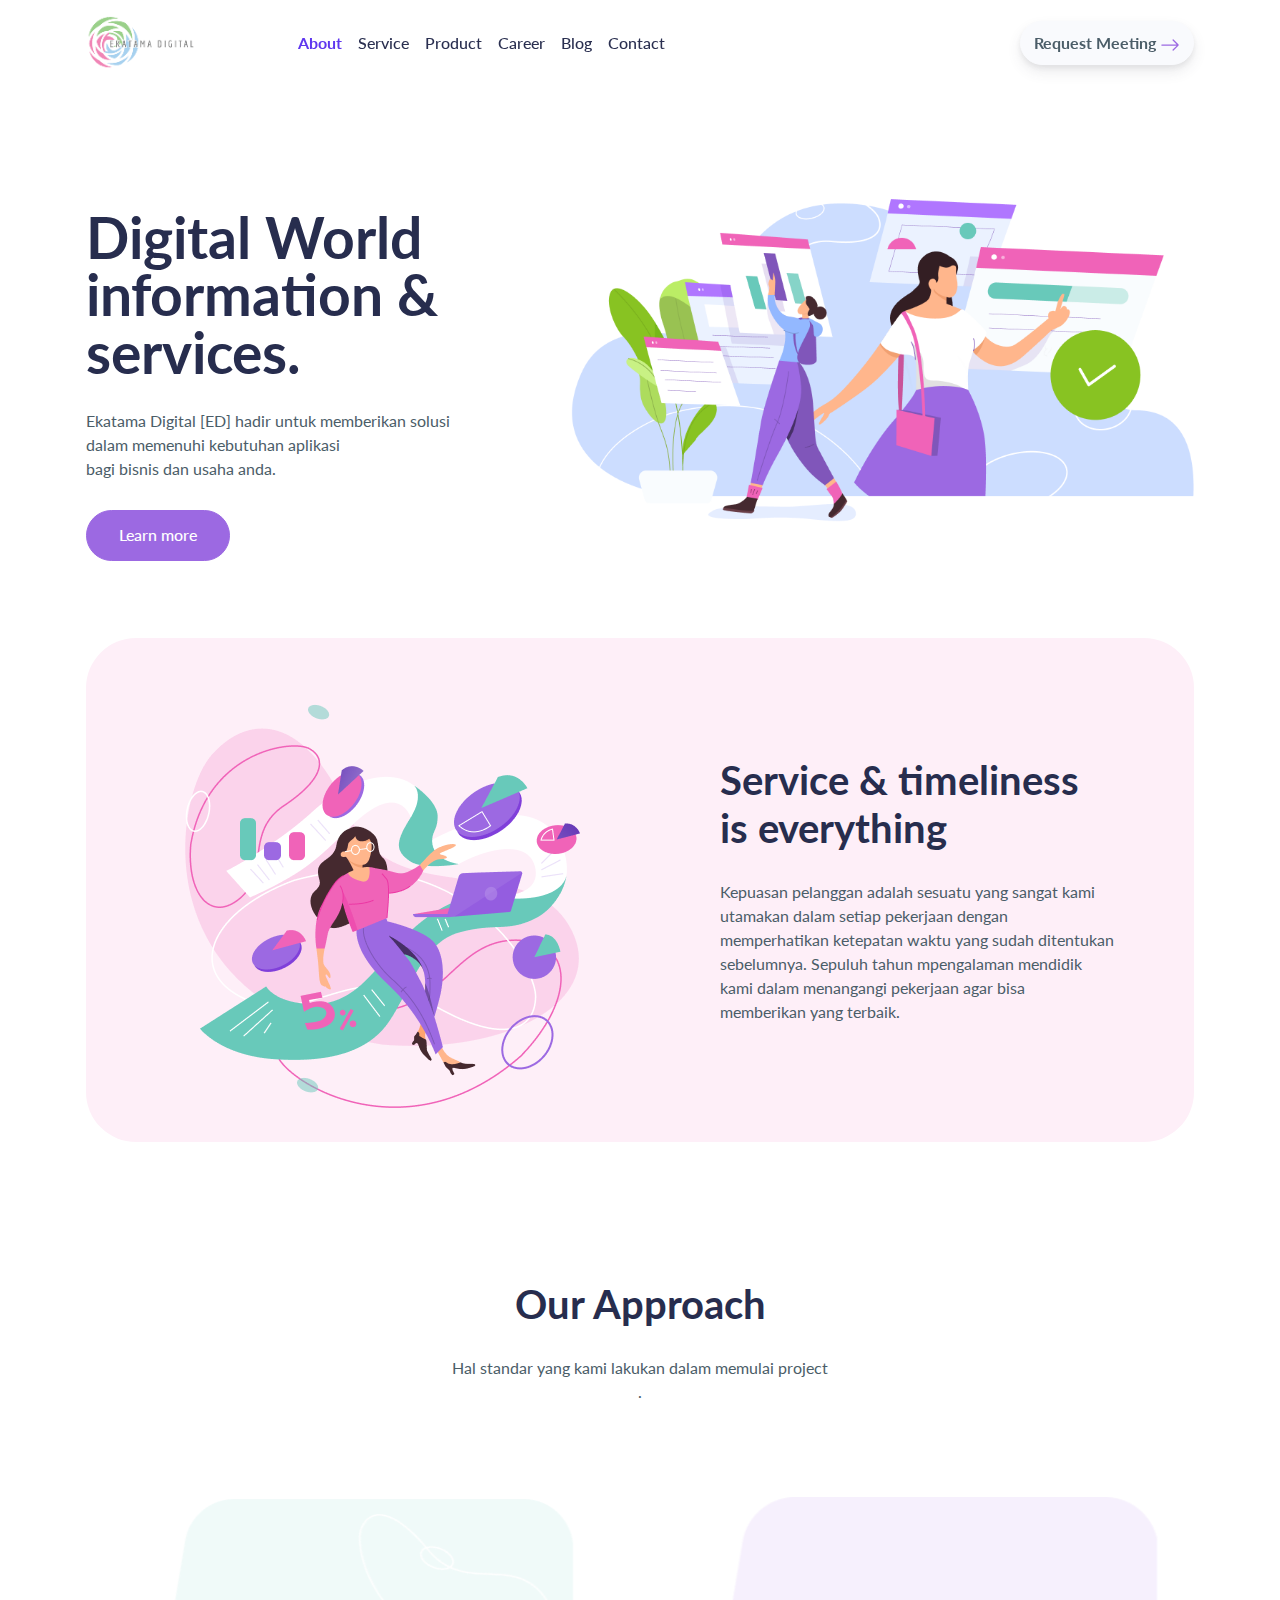
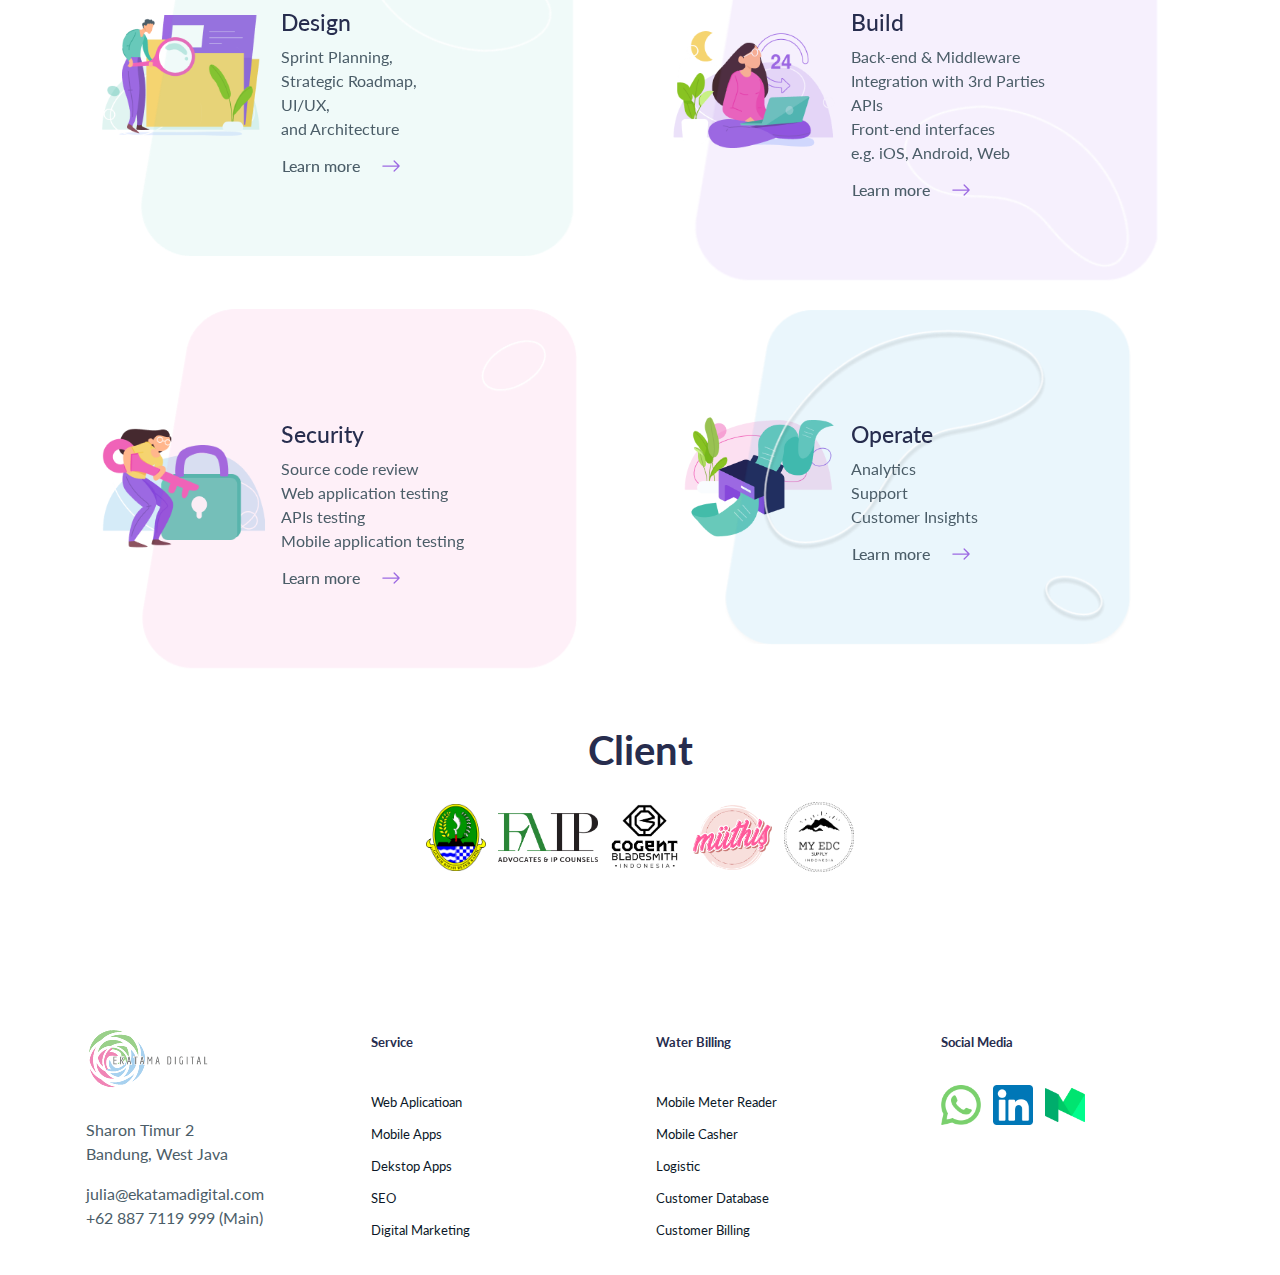
<file: index.html>
<!DOCTYPE html>
<html lang="en-US" dir="ltr">

  <head>
    <meta charset="utf-8">
    <meta http-equiv="X-UA-Compatible" content="IE=edge">
    <meta name="keyword" content="Ekatama Digital, web murah, web profesional, mobile apps, water billing">
    <meta name="description" content="ED membantumu dalam mewujudkan aplikasi digital sesuai dengan keinginan">

    <!-- ===============================================-->
    <!--    Document Title-->
    <!-- ===============================================-->
    <title>Ekatama Digital | IT Service &amp; Water Billing</title>
    


    <!-- ===============================================-->
    <!--    Favicons-->
    <!-- ===============================================-->
    <link rel="apple-touch-icon" sizes="180x180" href="assets/img/favicons/favicon-32x32">
    <link rel="icon" type="image/png" sizes="32x32" href="assets/img/favicons/favicon-32x32.png">
    <link rel="icon" type="image/png" sizes="16x16" href="assets/img/favicons/favicon-16x16.png">
    <link rel="shortcut icon" type="image/x-icon" href="assets/img/favicons/favicon.ico">
    <link rel="manifest" href="assets/img/favicons/manifest.json">
    <meta name="msapplication-TileImage" content="assets/img/favicons/mstile-150x150.png">
    <meta name="theme-color" content="#ffffff">


    <!-- ===============================================-->
    <!--    Stylesheets-->
    <!-- ===============================================-->
    <link href="assets/css/theme.css" rel="stylesheet" />

  </head>


  <body>

    <!-- ===============================================-->
    <!--    Main Content-->
    <!-- ===============================================-->
    <main class="main" id="top">
      <nav class="navbar navbar-expand-lg navbar-light fixed-top py-3" data-navbar-on-scroll="data-navbar-on-scroll">
        <div class="container"><a class="navbar-brand" href="#"><img class="img-fluid" src="assets/img/icons/logo.png" alt="" /></a>
          <button class="navbar-toggler collapsed" type="button" data-bs-toggle="collapse" data-bs-target="#navbarSupportedContent" aria-controls="navbarSupportedContent" aria-expanded="false" aria-label="Toggle navigation"><span class="navbar-toggler-icon"></span></button>
          <div class="collapse navbar-collapse" id="navbarSupportedContent">
            <ul class="navbar-nav me-auto ms-lg-4 ms-xl-7 border-bottom border-lg-bottom-0 pt-2 pt-lg-0">
              <li class="nav-item"><a class="nav-link fw-bold active" aria-current="page" href="index.html">About</a></li>
              <li class="nav-item"><a class="nav-link fw-medium" href="service.html">Service</a></li>
              <li class="nav-item"><a class="nav-link fw-medium" href="product.html">Product</a></li>
              <li class="nav-item"><a class="nav-link fw-medium" href="Career.html">Career</a></li>
              <li class="nav-item"><a class="nav-link fw-medium" href="blog.html">Blog</a></li>
              <li class="nav-item"><a class="nav-link fw-medium" href="Contact.html">Contact</a></li>
            </ul>
            <form class="d-flex py-3 py-lg-0"><a class="btn btn-light rounded-pill shadow fw-bold" target="_blank" href="https://calendly.com/ekatamadigital/30min" role="button">Request Meeting
                <svg class="bi bi-arrow-right" xmlns="http://www.w3.org/2000/svg" width="20" height="20" fill="#9C69E2" viewBox="0 0 16 16">
                  <path fill-rule="evenodd" d="M1 8a.5.5 0 0 1 .5-.5h11.793l-3.147-3.146a.5.5 0 0 1 .708-.708l4 4a.5.5 0 0 1 0 .708l-4 4a.5.5 0 0 1-.708-.708L13.293 8.5H1.5A.5.5 0 0 1 1 8z"></path>
                </svg></a></form>
          </div>
        </div>
      </nav>


      <!-- ============================================-->
      <!-- <section> begin ============================-->
      <section class="py-5">

        <div class="container">
          <div class="row align-items-center">
            <div class="col-md-5 col-lg-7 order-md-1 pt-8"><img class="img-fluid" src="assets/img/illustrations/hero-header.png" alt="" /></div>
            <div class="col-md-7 col-lg-5 text-center text-md-start pt-5 pt-md-9">
              <h1 class="mb-4 display-2 fw-bold">Digital World<br class="d-block d-lg-none d-xl-block" />information & services.</h1>
              <p class="mt-3 mb-4">Ekatama Digital [ED] hadir untuk memberikan solusi <br />dalam memenuhi kebutuhan aplikasi <br />bagi bisnis dan usaha anda.</p><a class="btn btn-lg btn-info rounded-pill" href="#" role="button">Learn more</a>
            </div>
          </div>
        </div>
        <!-- end of .container-->

      </section>
      <!-- <section> close ============================-->
      <!-- ============================================-->




      <!-- ============================================-->
      <!-- <section> begin ============================-->
      <section class="py-4">

        <div class="container">
          <div class="row">
            <div class="col-12">
              <div class="card mb-3 bg-soft-danger rounded-3">
                <div class="row g-0 align-items-center">
                  <div class="col-md-5 col-lg-6 text-md-center"><img class="img-fluid" src="assets/img/illustrations/about.png" alt="" /></div>
                  <div class="col-md-7 col-lg-6 px-md-2 px-xl-6 text-center text-md-start">
                    <div class="card-body px-4 py-5 p-lg-3 p-md-4">
                      <h1 class="mb-4 fw-bold">Service  & timeliness<br class="d-md-none d-xxl-block" /> is everything</h1>
                      <p class="card-text">Kepuasan pelanggan adalah sesuatu yang sangat kami utamakan <br class="d-none d-xxl-block" />dalam setiap pekerjaan dengan memperhatikan <br class="d-none d-xxl-block" />ketepatan waktu yang sudah ditentukan sebelumnya.<br class="d-none d-xxl-block" /> Sepuluh tahun mpengalaman mendidik kami dalam <br class="d-none d-xxl-block" />menangangi pekerjaan agar bisa memberikan yang terbaik<br class="d-none d-xxl-block" />. </p>
                    </div>
                  </div>
                </div>
              </div>
            </div>
          </div>
        </div>
        <!-- end of .container-->

      </section>
      <!-- <section> close ============================-->
      <!-- ============================================-->


      <section class="py-6">
        <div class="container-lg">
          <div class="row flex-center mb-5">
            <div class="col-auto text-center my-4">
              <h1 class="mb-4 fw-bold">Our Approach</h1>
              <p>Hal standar yang kami lakukan dalam memulai project<br />.</p>
            </div>
          </div>
          <div class="row">
            <div class="col-md-6 mb-4">
              <div class="card px-5 px-md-3 py-lg-5">
                <div class="row flex-center">
                  <div class="bg-holder z-index-1 d-none d-lg-block" style="background-image:url(assets/img/illustrations/feature-bg-1.png);background-position:center;background-size:contain;">
                  </div>
                  <!--/.bg-holder-->

                  <div class="bg-holder z-index-1 d-block d-lg-none" style="background-image:url(assets/img/illustrations/feature-bg-1.png);background-position:center;background-size:cover;">
                  </div>
                  <!--/.bg-holder-->

                  <div class="col-md-4 pe-0 pe-md-0 text-center"><img class="img-fluid" src="assets/img/illustrations/feature-search.png" alt="" /></div>
                  <div class="col-md-8 ps-md-3 pe-md-2 text-center text-md-start z-index-2">
                    <div class="card-body px-0">
                      <h4 class="card-title pt-md-5">Design</h4>
                      <p class="mb-0">Sprint Planning, <br class="d-none d-lg-block"> Strategic Roadmap, <br class="d-none d-lg-block"> UI/UX, <br class="d-none d-lg-block"> and Architecture </p>
                      <div><a class="btn btn-lg ps-0 pe-3" href="#" role="button">Learn more</a>
                        <svg class="bi bi-arrow-right" xmlns="http://www.w3.org/2000/svg" width="20" height="20" fill="#9C69E2" viewBox="0 0 16 16">
                          <path fill-rule="evenodd" d="M1 8a.5.5 0 0 1 .5-.5h11.793l-3.147-3.146a.5.5 0 0 1 .708-.708l4 4a.5.5 0 0 1 0 .708l-4 4a.5.5 0 0 1-.708-.708L13.293 8.5H1.5A.5.5 0 0 1 1 8z"></path>
                        </svg>
                      </div>
                    </div>
                  </div>
                </div>
              </div>
            </div>
            <div class="col-md-6 mb-4">
              <div class="card px-5 px-md-3 py-lg-5">
                <div class="row flex-center">
                  <div class="bg-holder z-index-1 d-none d-lg-block" style="background-image:url(assets/img/illustrations/feature-bg-2.png);background-position:center;background-size:contain;">
                  </div>
                  <!--/.bg-holder-->

                  <div class="bg-holder z-index-1 d-block d-lg-none" style="background-image:url(assets/img/illustrations/feature-bg-2.png);background-position:center;background-size:cover;">
                  </div>
                  <!--/.bg-holder-->

                  <div class="col-md-4 pe-0 pe-md-0 text-center"><img class="img-fluid" src="assets/img/illustrations/feature-hour.png" alt="" /></div>
                  <div class="col-md-8 ps-md-3 pe-md-2 text-center text-md-start z-index-2">
                    <div class="card-body px-0">
                      <h4 class="card-title pt-md-5">Build</h4>
                      <p class="mb-0">Back-end & Middleware <br class="d-none d-lg-block"> Integration with 3rd Parties <br class="d-none d-lg-block"> APIs <br class="d-none d-lg-block"> Front-end interfaces  <br class="d-none d-lg-block"> e.g. iOS, Android, Web </p>
                      <div><a class="btn btn-lg ps-0 pe-3" href="#" role="button">Learn more</a>
                        <svg class="bi bi-arrow-right" xmlns="http://www.w3.org/2000/svg" width="20" height="20" fill="#9C69E2" viewBox="0 0 16 16">
                          <path fill-rule="evenodd" d="M1 8a.5.5 0 0 1 .5-.5h11.793l-3.147-3.146a.5.5 0 0 1 .708-.708l4 4a.5.5 0 0 1 0 .708l-4 4a.5.5 0 0 1-.708-.708L13.293 8.5H1.5A.5.5 0 0 1 1 8z"></path>
                        </svg>
                      </div>
                    </div>
                  </div>
                </div>
              </div>
            </div>
            <div class="col-md-6 mb-4">
              <div class="card px-5 px-md-3 py-lg-5">
                <div class="row flex-center">
                  <div class="bg-holder z-index-1 d-none d-lg-block" style="background-image:url(assets/img/illustrations/feature-bg-3.png);background-position:center;background-size:contain;">
                  </div>
                  <!--/.bg-holder-->

                  <div class="bg-holder z-index-1 d-block d-lg-none" style="background-image:url(assets/img/illustrations/feature-bg-3.png);background-position:center;background-size:cover;">
                  </div>
                  <!--/.bg-holder-->

                  <div class="col-md-4 pe-0 pe-md-0 text-center"><img class="img-fluid" src="assets/img/illustrations/feature-security.png" alt="" /></div>
                  <div class="col-md-8 ps-md-3 pe-md-2 text-center text-md-start z-index-2">
                    <div class="card-body px-0">
                      <h4 class="card-title pt-md-5">Security</h4>
                      <p class="mb-0">Source code review <br class="d-none d-lg-block"> Web application testing <br class="d-none d-lg-block"> APIs testing <br class="d-none d-lg-block"> Mobile application testing </p>
                      <div><a class="btn btn-lg ps-0 pe-3" href="#" role="button">Learn more</a>
                        <svg class="bi bi-arrow-right" xmlns="http://www.w3.org/2000/svg" width="20" height="20" fill="#9C69E2" viewBox="0 0 16 16">
                          <path fill-rule="evenodd" d="M1 8a.5.5 0 0 1 .5-.5h11.793l-3.147-3.146a.5.5 0 0 1 .708-.708l4 4a.5.5 0 0 1 0 .708l-4 4a.5.5 0 0 1-.708-.708L13.293 8.5H1.5A.5.5 0 0 1 1 8z"></path>
                        </svg>
                      </div>
                    </div>
                  </div>
                                 </div>
              </div>
            </div>
            <div class="col-md-6 mb-4">
              <div class="card px-5 px-md-3 py-lg-5">
                <div class="row flex-center">
                  <div class="bg-holder z-index-1 d-none d-lg-block" style="background-image:url(assets/img/illustrations/feature-bg-4.png);background-position:center;background-size:contain;">
                  </div>
                  <!--/.bg-holder-->

                  <div class="bg-holder z-index-1 d-block d-lg-none" style="background-image:url(assets/img/illustrations/feature-bg-4.png);background-position:center;background-size:cover;">
                  </div>
                  <!--/.bg-holder-->

                  <div class="col-md-4 pe-0 pe-md-0 text-center"><img class="img-fluid" src="assets/img/illustrations/feature-print.png" alt="" /></div>
                  <div class="col-md-8 ps-md-3 pe-md-2 text-center text-md-start z-index-2">
                    <div class="card-body px-0">
                      <h4 class="card-title pt-md-5">Operate</h4>
                      <p class="mb-0">Analytics <br class="d-none d-lg-block"> Support <br class="d-none d-lg-block"> Customer Insights </p>
                      <div><a class="btn btn-lg ps-0 pe-3" href="#" role="button">Learn more</a>
                        <svg class="bi bi-arrow-right" xmlns="http://www.w3.org/2000/svg" width="20" height="20" fill="#9C69E2" viewBox="0 0 16 16">
                          <path fill-rule="evenodd" d="M1 8a.5.5 0 0 1 .5-.5h11.793l-3.147-3.146a.5.5 0 0 1 .708-.708l4 4a.5.5 0 0 1 0 .708l-4 4a.5.5 0 0 1-.708-.708L13.293 8.5H1.5A.5.5 0 0 1 1 8z"></path>
                        </svg>
                      </div>
                    </div>
                  </div>
                </div>
              </div>
            </div>
          </div>
        </div>
        <div class="col-auto text-center my-4">
          <h1 class="mb-4 fw-bold">Client</h1>
          <ul class="list-unstyled mb-md-8 mb-lg-0">
            <li class="list-inline-item"><a class="text-dark fs--1 text-decoration-none" target="_blank" href="#"><img class="img-fluid" src="assets/img/icons/jabar.png" width="60" alt="" /></a></li>
            <li class="list-inline-item"><a class="text-dark fs--1 text-decoration-none" target="_blank"href="#"><img class="img-fluid" src="assets/img/icons/FAIP LOGO_A3.png" width="100" alt="" /></a></li>
            <li class="list-inline-item"><a class="text-dark fs--1 text-decoration-none" target="_blank"href="#"><img class="img-fluid" src="assets/img/icons/Untitled black.png" width="70" alt="" /></a></li>
            <li class="list-inline-item"><a class="text-dark fs--1 text-decoration-none" target="_blank" href="#"><img class="img-fluid" src="assets/img/icons/Muthis1.png" width="80" alt="" /></a></li>
            <li class="list-inline-item"><a class="text-dark fs--1 text-decoration-none" target="_blank" href="#"><img class="img-fluid" src="assets/img/icons/MY EDC SUPPLY rev.png" width="70" alt="" /></a></li>
          </ul>
        </div>
      </section>
     <!--Start of Tawk.to Script-->
     
<script type="text/javascript">
  var Tawk_API=Tawk_API||{}, Tawk_LoadStart=new Date();
  (function(){
  var s1=document.createElement("script"),s0=document.getElementsByTagName("script")[0];
  s1.async=true;
  s1.src='https://embed.tawk.to/601e6ab1a9a34e36b9746744/1etrd1ijk';
  s1.charset='UTF-8';
  s1.setAttribute('crossorigin','*');
  s0.parentNode.insertBefore(s1,s0);
  })();
  </script>
  <!--End of Tawk.to Script-->
      <!-- ============================================-->
      <!-- <section> begin ============================-->
      <section class="py-6 pb-0">

        <div class="container">
          <div class="row justify-content-lg-around">
            <div class="col-12 col-sm-12 col-lg-3 mb-4 order-0 order-sm-0"><a class="text-decoration-none" href="#"><img class="img-fluid me-3" src="assets/img/icons/logo.png" alt="" /></a>
              <p class="mt-4">Sharon Timur 2 <br />Bandung, West Java</p>
              <p>julia@ekatamadigital.com<br />+62 887 7119 999 (Main) </p>
            </div>
            <div class="col-6 col-sm-4 col-lg-3 mb-3 order-2 order-sm-1">
              <h6 class="lh-lg fw-bold mb-4">Service</h6>
              <ul class="list-unstyled mb-md-4 mb-lg-0">
                <li class="lh-lg"><a class="text-dark fs--1 text-decoration-none" href="#!">Web Aplicatioan</a></li>
                <li class="lh-lg"><a class="text-dark fs--1 text-decoration-none" href="#!">Mobile Apps</a></li>
                <li class="lh-lg"><a class="text-dark fs--1 text-decoration-none" href="#!">Dekstop Apps</a></li>
                <li class="lh-lg"><a class="text-dark fs--1 text-decoration-none" href="#!">SEO</a></li>
                <li class="lh-lg"><a class="text-dark fs--1 text-decoration-none" href="#!">Digital Marketing</a></li>
              </ul>
            </div>
            <div class="col-6 col-sm-4 col-lg-3 mb-3 order-3 order-sm-2">
              <h6 class="lh-lg fw-bold mb-4"> Water Billing </h6>
              <ul class="list-unstyled mb-md-4 mb-lg-0">
                <li class="lh-lg"><a class="text-dark fs--1 text-decoration-none" href="#!">Mobile Meter Reader</a></li>
                <li class="lh-lg"><a class="text-dark fs--1 text-decoration-none" href="#!">Mobile Casher </a></li>
                <li class="lh-lg"><a class="text-dark fs--1 text-decoration-none" href="#!">Logistic</a></li>
                <li class="lh-lg"><a class="text-dark fs--1 text-decoration-none" href="#!">Customer Database</a></li>
                <li class="lh-lg"><a class="text-dark fs--1 text-decoration-none" href="#!">Customer Billing</a></li>
              </ul>
            </div>
            <div class="col-12 col-sm-4 col-lg-3 mb-3 order-1 order-sm-3">
              <h6 class="lh-lg fw-bold mb-4">Social Media </h6>
              <ul class="list-unstyled mb-md-4 mb-lg-0">
                <li class="list-inline-item"><a class="text-dark fs--1 text-decoration-none" target="_blank" href="https://wa.me/628877119999"><img class="img-fluid" src="assets/img/icons/whatsapp.png" width="40" alt="" /></a></li>
                <li class="list-inline-item"><a class="text-dark fs--1 text-decoration-none" target="_blank" href="https://www.linkedin.com/company/ekatama-digital/"><img class="img-fluid" src="assets/img/icons/linkedin.png" width="40" alt="" /></a></li>
                <li class="list-inline-item"><a class="text-dark fs--1 text-decoration-none" target="_blank" href="https://ekatama.medium.com/"><img class="img-fluid" src="assets/img/icons/medium.png" width="40" alt="" /></a></li>
              </ul>
            </div>
          </div>
        </div>
        <!-- end of .container-->

      </section>
      <!-- <section> close ============================-->
      <!-- ============================================-->




      <!-- ============================================-->
      <!-- <section> begin ============================-->

        <!-- end of .container-->

      </section>
      <!-- <section> close ============================-->
      <!-- ============================================-->


    </main>
    <!-- ===============================================-->
    <!--    End of Main Content-->
    <!-- ===============================================-->




    <!-- ===============================================-->
    <!--    JavaScripts-->
    <!-- ===============================================-->
    <script src="vendors/@popperjs/popper.min.js"></script>
    <script src="vendors/bootstrap/bootstrap.min.js"></script>
    <script src="vendors/is/is.min.js"></script>
    <script src="https://polyfill.io/v3/polyfill.min.js?features=window.scroll"></script>
    <script src="assets/js/theme.js"></script>

    <link href="https://fonts.googleapis.com/css2?family=Lato:ital,wght@0,300;0,400;0,700;0,900;1,300;1,700;1,900&amp;display=swap" rel="stylesheet">
  </body>

</html>
</file>
<file: assets/css/theme.css>
/* -------------------------------------------------------------------------- */
/*                                 Theme                                      */
/* -------------------------------------------------------------------------- */
/* prettier-ignore */
/* -------------------------------------------------------------------------- */
/*                                  Utilities                                 */
/* -------------------------------------------------------------------------- */
/*-----------------------------------------------
|   Bootstrap Styles
-----------------------------------------------*/
/*!
 * Bootstrap v5.0.0-alpha1 (https://getbootstrap.com/)
 * Copyright 2011-2020 The Bootstrap Authors
 * Copyright 2011-2020 Twitter, Inc.
 * Licensed under MIT (https://github.com/twbs/bootstrap/blob/main/LICENSE)
 */
:root {
  --bs-blue: #5F37EF;
  --bs-indigo: #727cf5;
  --bs-purple: #9C69E2;
  --bs-pink: #F063B8;
  --bs-red: #EF4358;
  --bs-orange: #F56538;
  --bs-yellow: #FFBA49;
  --bs-green: #68C9BA;
  --bs-teal: #299EF3;
  --bs-cyan: #38B0F5;
  --bs-white: #fff;
  --bs-gray: #94A2B3;
  --bs-gray-dark: #4B5D68;
  --bs-primary: #5F37EF;
  --bs-secondary: #299EF3;
  --bs-success: #68C9BA;
  --bs-info: #9C69E2;
  --bs-warning: #FFBA49;
  --bs-danger: #F063B8;
  --bs-light: #f9fafd;
  --bs-dark: #0b1727;
  --bs-font-sans-serif: "Lato", "Poppins", -apple-system, BlinkMacSystemFont, "Segoe UI", "Helvetica Neue", Arial, sans-serif, "Apple Color Emoji", "Segoe UI Emoji", "Segoe UI Symbol";
  --bs-font-monospace: "SFMono-Regular", Menlo, Monaco, Consolas, "Liberation Mono", "Courier New", monospace;
  --bs-gradient: linear-gradient(180deg, rgba(255, 255, 255, 0.15), rgba(255, 255, 255, 0));
}

*,
*::before,
*::after {
  -webkit-box-sizing: border-box;
  box-sizing: border-box;
}

@media (prefers-reduced-motion: no-preference) {
  :root {
    scroll-behavior: smooth;
  }
}

body {
  margin: 0;
  font-family: "Lato", -apple-system, BlinkMacSystemFont, "Segoe UI", "Helvetica Neue", Arial, sans-serif, "Apple Color Emoji", "Segoe UI Emoji", "Segoe UI Symbol";
  font-size: 1rem;
  font-weight: 400;
  line-height: 1.5;
  color: #4B5D68;
  background-color: #fff;
  -webkit-text-size-adjust: 100%;
  -webkit-tap-highlight-color: rgba(0, 0, 0, 0);
}

[tabindex="-1"]:focus:not(:focus-visible) {
  outline: 0 !important;
}

hr {
  margin: 1rem 0;
  color: #bec3d0;
  background-color: currentColor;
  border: 0;
  opacity: 1;
}

hr:not([size]) {
  height: 1px;
}

h1, .h1, h2, .h2, h3, .h3, h4, .h4, h5, .h5, h6, .h6 {
  margin-top: 0;
  margin-bottom: 0.5rem;
  font-family: "Lato", "Poppins", -apple-system, BlinkMacSystemFont, "Segoe UI", "Helvetica Neue", Arial, sans-serif, "Apple Color Emoji", "Segoe UI Emoji", "Segoe UI Symbol";
  font-weight: 500;
  line-height: 1.2;
  color: #272D4E;
}

h1, .h1 {
  font-size: calc(1.37383rem + 1.48598vw);
}

@media (min-width: 1200px) {
  h1, .h1 {
    font-size: 2.48832rem;
  }
}

h2, .h2 {
  font-size: calc(1.33236rem + 0.98832vw);
}

@media (min-width: 1200px) {
  h2, .h2 {
    font-size: 2.0736rem;
  }
}

h3, .h3 {
  font-size: calc(1.2978rem + 0.5736vw);
}

@media (min-width: 1200px) {
  h3, .h3 {
    font-size: 1.728rem;
  }
}

h4, .h4 {
  font-size: calc(1.269rem + 0.228vw);
}

@media (min-width: 1200px) {
  h4, .h4 {
    font-size: 1.44rem;
  }
}

h5, .h5 {
  font-size: 1.2rem;
}

h6, .h6 {
  font-size: 0.83333rem;
}

p {
  margin-top: 0;
  margin-bottom: 1rem;
}

abbr[title],
abbr[data-bs-original-title] {
  text-decoration: underline;
  -webkit-text-decoration: underline dotted;
  text-decoration: underline dotted;
  cursor: help;
  -webkit-text-decoration-skip-ink: none;
  text-decoration-skip-ink: none;
}

address {
  margin-bottom: 1rem;
  font-style: normal;
  line-height: inherit;
}

ol,
ul {
  padding-left: 2rem;
}

ol,
ul,
dl {
  margin-top: 0;
  margin-bottom: 1rem;
}

ol ol,
ul ul,
ol ul,
ul ol {
  margin-bottom: 0;
}

dt {
  font-weight: 700;
}

dd {
  margin-bottom: .5rem;
  margin-left: 0;
}

blockquote {
  margin: 0 0 1rem;
}

b,
strong {
  font-weight: 800;
}

small, .small {
  font-size: 75%;
}

mark, .mark {
  padding: 0.2em;
  background-color: #fcf8e3;
}

sub,
sup {
  position: relative;
  font-size: 0.75em;
  line-height: 0;
  vertical-align: baseline;
}

sub {
  bottom: -.25em;
}

sup {
  top: -.5em;
}

a {
  color: #299EF3;
  text-decoration: none;
}

a:hover {
  color: #217ec2;
  text-decoration: underline;
}

a:not([href]):not([class]), a:not([href]):not([class]):hover {
  color: inherit;
  text-decoration: none;
}

pre,
code,
kbd,
samp {
  font-family: var(--bs-font-monospace);
  font-size: 1em;
  direction: ltr /* rtl:ignore */;
  unicode-bidi: bidi-override;
}

pre {
  display: block;
  margin-top: 0;
  margin-bottom: 1rem;
  overflow: auto;
  font-size: 75%;
}

pre code {
  font-size: inherit;
  color: inherit;
  word-break: normal;
}

code {
  font-size: 75%;
  color: #F063B8;
  word-wrap: break-word;
}

a > code {
  color: inherit;
}

kbd {
  padding: 0.2rem 0.4rem;
  font-size: 75%;
  color: #fff;
  background-color: #4F5665;
  border-radius: 0.625rem;
}

kbd kbd {
  padding: 0;
  font-size: 1em;
  font-weight: 700;
}

figure {
  margin: 0 0 1rem;
}

img,
svg {
  vertical-align: middle;
}

table {
  caption-side: bottom;
  border-collapse: collapse;
}

caption {
  padding-top: 0.5rem;
  padding-bottom: 0.5rem;
  color: #6f7995;
  text-align: left;
}

th {
  text-align: inherit;
  text-align: -webkit-match-parent;
}

thead,
tbody,
tfoot,
tr,
td,
th {
  border-color: inherit;
  border-style: solid;
  border-width: 0;
}

label {
  display: inline-block;
}

button {
  border-radius: 0;
}

button:focus {
  outline: dotted 1px;
  outline: -webkit-focus-ring-color auto 5px;
}

input,
button,
select,
optgroup,
textarea {
  margin: 0;
  font-family: inherit;
  font-size: inherit;
  line-height: inherit;
}

button,
select {
  text-transform: none;
}

[role="button"] {
  cursor: pointer;
}

select {
  word-wrap: normal;
}

[list]::-webkit-calendar-picker-indicator {
  display: none;
}

button,
[type="button"],
[type="reset"],
[type="submit"] {
  -webkit-appearance: button;
}

button:not(:disabled),
[type="button"]:not(:disabled),
[type="reset"]:not(:disabled),
[type="submit"]:not(:disabled) {
  cursor: pointer;
}

::-moz-focus-inner {
  padding: 0;
  border-style: none;
}

textarea {
  resize: vertical;
}

fieldset {
  min-width: 0;
  padding: 0;
  margin: 0;
  border: 0;
}

legend {
  float: left;
  width: 100%;
  padding: 0;
  margin-bottom: 0.5rem;
  font-size: calc(1.275rem + 0.3vw);
  line-height: inherit;
}

@media (min-width: 1200px) {
  legend {
    font-size: 1.5rem;
  }
}

legend + * {
  clear: left;
}

::-webkit-datetime-edit-fields-wrapper,
::-webkit-datetime-edit-text,
::-webkit-datetime-edit-minute,
::-webkit-datetime-edit-hour-field,
::-webkit-datetime-edit-day-field,
::-webkit-datetime-edit-month-field,
::-webkit-datetime-edit-year-field {
  padding: 0;
}

::-webkit-inner-spin-button {
  height: auto;
}

[type="search"] {
  outline-offset: -2px;
  -webkit-appearance: textfield;
}

/* rtl:raw:
[type="tel"],
[type="url"],
[type="email"],
[type="number"] {
  direction: ltr;
}
*/
::-webkit-search-decoration {
  -webkit-appearance: none;
}

::-webkit-color-swatch-wrapper {
  padding: 0;
}

::file-selector-button {
  font: inherit;
}

::-webkit-file-upload-button {
  font: inherit;
  -webkit-appearance: button;
}

output {
  display: inline-block;
}

iframe {
  border: 0;
}

summary {
  display: list-item;
  cursor: pointer;
}

progress {
  vertical-align: baseline;
}

[hidden] {
  display: none !important;
}

.lead {
  font-size: 1.2rem;
  font-weight: 400;
}

.display-1 {
  font-size: calc(1.55498rem + 3.65978vw);
  font-weight: 900;
  line-height: 1;
}

@media (min-width: 1200px) {
  .display-1 {
    font-size: 4.29982rem;
  }
}

.display-2 {
  font-size: calc(1.48332rem + 2.79982vw);
  font-weight: 900;
  line-height: 1;
}

@media (min-width: 1200px) {
  .display-2 {
    font-size: 3.58318rem;
  }
}

.display-3 {
  font-size: calc(1.4236rem + 2.08318vw);
  font-weight: 900;
  line-height: 1;
}

@media (min-width: 1200px) {
  .display-3 {
    font-size: 2.98598rem;
  }
}

.display-4 {
  font-size: calc(1.37383rem + 1.48598vw);
  font-weight: 900;
  line-height: 1;
}

@media (min-width: 1200px) {
  .display-4 {
    font-size: 2.48832rem;
  }
}

.display-5 {
  font-size: calc(1.33236rem + 0.98832vw);
  font-weight: 900;
  line-height: 1;
}

@media (min-width: 1200px) {
  .display-5 {
    font-size: 2.0736rem;
  }
}

.display-6 {
  font-size: calc(1.2978rem + 0.5736vw);
  font-weight: 900;
  line-height: 1;
}

@media (min-width: 1200px) {
  .display-6 {
    font-size: 1.728rem;
  }
}

.list-unstyled {
  padding-left: 0;
  list-style: none;
}

.list-inline {
  padding-left: 0;
  list-style: none;
}

.list-inline-item {
  display: inline-block;
}

.list-inline-item:not(:last-child) {
  margin-right: 0.5rem;
}

.initialism {
  font-size: 75%;
  text-transform: uppercase;
}

.blockquote {
  margin-bottom: 1rem;
  font-size: 1.2rem;
}

.blockquote > :last-child {
  margin-bottom: 0;
}

.blockquote-footer {
  margin-top: -1rem;
  margin-bottom: 1rem;
  font-size: 75%;
  color: #94A2B3;
}

.blockquote-footer::before {
  content: "\2014\00A0";
}

.img-fluid {
  max-width: 100%;
  height: auto;
}

.img-thumbnail {
  padding: 0.25rem;
  background-color: #fff;
  border: 1px solid #bec3d0;
  border-radius: 0.25rem;
  max-width: 100%;
  height: auto;
}

.figure {
  display: inline-block;
}

.figure-img {
  margin-bottom: 0.5rem;
  line-height: 1;
}

.figure-caption {
  font-size: 75%;
  color: #94A2B3;
}

.container,
.container-fluid,
.container-sm,
.container-md,
.container-lg,
.container-xl,
.container-xxl {
  width: 100%;
  padding-right: var(--bs-gutter-x, 1rem);
  padding-left: var(--bs-gutter-x, 1rem);
  margin-right: auto;
  margin-left: auto;
}

@media (min-width: 576px) {
  .container, .container-sm {
    max-width: 540px;
  }
}

@media (min-width: 768px) {
  .container, .container-sm, .container-md {
    max-width: 720px;
  }
}

@media (min-width: 992px) {
  .container, .container-sm, .container-md, .container-lg {
    max-width: 960px;
  }
}

@media (min-width: 1200px) {
  .container, .container-sm, .container-md, .container-lg, .container-xl {
    max-width: 1140px;
  }
}

@media (min-width: 1540px) {
  .container, .container-sm, .container-md, .container-lg, .container-xl, .container-xxl {
    max-width: 1480px;
  }
}

.row {
  --bs-gutter-x: 2rem;
  --bs-gutter-y: 0;
  display: -webkit-box;
  display: -ms-flexbox;
  display: flex;
  -ms-flex-wrap: wrap;
  flex-wrap: wrap;
  margin-top: calc(var(--bs-gutter-y) * -1);
  margin-right: calc(var(--bs-gutter-x) / -2);
  margin-left: calc(var(--bs-gutter-x) / -2);
}

.row > * {
  -ms-flex-negative: 0;
  flex-shrink: 0;
  width: 100%;
  max-width: 100%;
  padding-right: calc(var(--bs-gutter-x) / 2);
  padding-left: calc(var(--bs-gutter-x) / 2);
  margin-top: var(--bs-gutter-y);
}

.col {
  -webkit-box-flex: 1;
  -ms-flex: 1 0 0%;
  flex: 1 0 0%;
}

.row-cols-auto > * {
  -webkit-box-flex: 0;
  -ms-flex: 0 0 auto;
  flex: 0 0 auto;
  width: auto;
}

.row-cols-1 > * {
  -webkit-box-flex: 0;
  -ms-flex: 0 0 auto;
  flex: 0 0 auto;
  width: 100%;
}

.row-cols-2 > * {
  -webkit-box-flex: 0;
  -ms-flex: 0 0 auto;
  flex: 0 0 auto;
  width: 50%;
}

.row-cols-3 > * {
  -webkit-box-flex: 0;
  -ms-flex: 0 0 auto;
  flex: 0 0 auto;
  width: 33.33333%;
}

.row-cols-4 > * {
  -webkit-box-flex: 0;
  -ms-flex: 0 0 auto;
  flex: 0 0 auto;
  width: 25%;
}

.row-cols-5 > * {
  -webkit-box-flex: 0;
  -ms-flex: 0 0 auto;
  flex: 0 0 auto;
  width: 20%;
}

.row-cols-6 > * {
  -webkit-box-flex: 0;
  -ms-flex: 0 0 auto;
  flex: 0 0 auto;
  width: 16.66667%;
}

.col-auto {
  -webkit-box-flex: 0;
  -ms-flex: 0 0 auto;
  flex: 0 0 auto;
  width: auto;
}

.col-1 {
  -webkit-box-flex: 0;
  -ms-flex: 0 0 auto;
  flex: 0 0 auto;
  width: 8.33333%;
}

.col-2 {
  -webkit-box-flex: 0;
  -ms-flex: 0 0 auto;
  flex: 0 0 auto;
  width: 16.66667%;
}

.col-3 {
  -webkit-box-flex: 0;
  -ms-flex: 0 0 auto;
  flex: 0 0 auto;
  width: 25%;
}

.col-4 {
  -webkit-box-flex: 0;
  -ms-flex: 0 0 auto;
  flex: 0 0 auto;
  width: 33.33333%;
}

.col-5 {
  -webkit-box-flex: 0;
  -ms-flex: 0 0 auto;
  flex: 0 0 auto;
  width: 41.66667%;
}

.col-6 {
  -webkit-box-flex: 0;
  -ms-flex: 0 0 auto;
  flex: 0 0 auto;
  width: 50%;
}

.col-7 {
  -webkit-box-flex: 0;
  -ms-flex: 0 0 auto;
  flex: 0 0 auto;
  width: 58.33333%;
}

.col-8 {
  -webkit-box-flex: 0;
  -ms-flex: 0 0 auto;
  flex: 0 0 auto;
  width: 66.66667%;
}

.col-9 {
  -webkit-box-flex: 0;
  -ms-flex: 0 0 auto;
  flex: 0 0 auto;
  width: 75%;
}

.col-10 {
  -webkit-box-flex: 0;
  -ms-flex: 0 0 auto;
  flex: 0 0 auto;
  width: 83.33333%;
}

.col-11 {
  -webkit-box-flex: 0;
  -ms-flex: 0 0 auto;
  flex: 0 0 auto;
  width: 91.66667%;
}

.col-12 {
  -webkit-box-flex: 0;
  -ms-flex: 0 0 auto;
  flex: 0 0 auto;
  width: 100%;
}

.offset-1 {
  margin-left: 8.33333%;
}

.offset-2 {
  margin-left: 16.66667%;
}

.offset-3 {
  margin-left: 25%;
}

.offset-4 {
  margin-left: 33.33333%;
}

.offset-5 {
  margin-left: 41.66667%;
}

.offset-6 {
  margin-left: 50%;
}

.offset-7 {
  margin-left: 58.33333%;
}

.offset-8 {
  margin-left: 66.66667%;
}

.offset-9 {
  margin-left: 75%;
}

.offset-10 {
  margin-left: 83.33333%;
}

.offset-11 {
  margin-left: 91.66667%;
}

.g-0,
.gx-0 {
  --bs-gutter-x: 0;
}

.g-0,
.gy-0 {
  --bs-gutter-y: 0;
}

.g-1,
.gx-1 {
  --bs-gutter-x: 0.25rem;
}

.g-1,
.gy-1 {
  --bs-gutter-y: 0.25rem;
}

.g-2,
.gx-2 {
  --bs-gutter-x: 0.5rem;
}

.g-2,
.gy-2 {
  --bs-gutter-y: 0.5rem;
}

.g-3,
.gx-3 {
  --bs-gutter-x: 1rem;
}

.g-3,
.gy-3 {
  --bs-gutter-y: 1rem;
}

.g-4,
.gx-4 {
  --bs-gutter-x: 1.8rem;
}

.g-4,
.gy-4 {
  --bs-gutter-y: 1.8rem;
}

.g-5,
.gx-5 {
  --bs-gutter-x: 3rem;
}

.g-5,
.gy-5 {
  --bs-gutter-y: 3rem;
}

.g-6,
.gx-6 {
  --bs-gutter-x: 4rem;
}

.g-6,
.gy-6 {
  --bs-gutter-y: 4rem;
}

.g-7,
.gx-7 {
  --bs-gutter-x: 5rem;
}

.g-7,
.gy-7 {
  --bs-gutter-y: 5rem;
}

.g-8,
.gx-8 {
  --bs-gutter-x: 7.5rem;
}

.g-8,
.gy-8 {
  --bs-gutter-y: 7.5rem;
}

.g-9,
.gx-9 {
  --bs-gutter-x: 10rem;
}

.g-9,
.gy-9 {
  --bs-gutter-y: 10rem;
}

.g-10,
.gx-10 {
  --bs-gutter-x: 12.5rem;
}

.g-10,
.gy-10 {
  --bs-gutter-y: 12.5rem;
}

.g-11,
.gx-11 {
  --bs-gutter-x: 15rem;
}

.g-11,
.gy-11 {
  --bs-gutter-y: 15rem;
}

@media (min-width: 576px) {
  .col-sm {
    -webkit-box-flex: 1;
    -ms-flex: 1 0 0%;
    flex: 1 0 0%;
  }
  .row-cols-sm-auto > * {
    -webkit-box-flex: 0;
    -ms-flex: 0 0 auto;
    flex: 0 0 auto;
    width: auto;
  }
  .row-cols-sm-1 > * {
    -webkit-box-flex: 0;
    -ms-flex: 0 0 auto;
    flex: 0 0 auto;
    width: 100%;
  }
  .row-cols-sm-2 > * {
    -webkit-box-flex: 0;
    -ms-flex: 0 0 auto;
    flex: 0 0 auto;
    width: 50%;
  }
  .row-cols-sm-3 > * {
    -webkit-box-flex: 0;
    -ms-flex: 0 0 auto;
    flex: 0 0 auto;
    width: 33.33333%;
  }
  .row-cols-sm-4 > * {
    -webkit-box-flex: 0;
    -ms-flex: 0 0 auto;
    flex: 0 0 auto;
    width: 25%;
  }
  .row-cols-sm-5 > * {
    -webkit-box-flex: 0;
    -ms-flex: 0 0 auto;
    flex: 0 0 auto;
    width: 20%;
  }
  .row-cols-sm-6 > * {
    -webkit-box-flex: 0;
    -ms-flex: 0 0 auto;
    flex: 0 0 auto;
    width: 16.66667%;
  }
  .col-sm-auto {
    -webkit-box-flex: 0;
    -ms-flex: 0 0 auto;
    flex: 0 0 auto;
    width: auto;
  }
  .col-sm-1 {
    -webkit-box-flex: 0;
    -ms-flex: 0 0 auto;
    flex: 0 0 auto;
    width: 8.33333%;
  }
  .col-sm-2 {
    -webkit-box-flex: 0;
    -ms-flex: 0 0 auto;
    flex: 0 0 auto;
    width: 16.66667%;
  }
  .col-sm-3 {
    -webkit-box-flex: 0;
    -ms-flex: 0 0 auto;
    flex: 0 0 auto;
    width: 25%;
  }
  .col-sm-4 {
    -webkit-box-flex: 0;
    -ms-flex: 0 0 auto;
    flex: 0 0 auto;
    width: 33.33333%;
  }
  .col-sm-5 {
    -webkit-box-flex: 0;
    -ms-flex: 0 0 auto;
    flex: 0 0 auto;
    width: 41.66667%;
  }
  .col-sm-6 {
    -webkit-box-flex: 0;
    -ms-flex: 0 0 auto;
    flex: 0 0 auto;
    width: 50%;
  }
  .col-sm-7 {
    -webkit-box-flex: 0;
    -ms-flex: 0 0 auto;
    flex: 0 0 auto;
    width: 58.33333%;
  }
  .col-sm-8 {
    -webkit-box-flex: 0;
    -ms-flex: 0 0 auto;
    flex: 0 0 auto;
    width: 66.66667%;
  }
  .col-sm-9 {
    -webkit-box-flex: 0;
    -ms-flex: 0 0 auto;
    flex: 0 0 auto;
    width: 75%;
  }
  .col-sm-10 {
    -webkit-box-flex: 0;
    -ms-flex: 0 0 auto;
    flex: 0 0 auto;
    width: 83.33333%;
  }
  .col-sm-11 {
    -webkit-box-flex: 0;
    -ms-flex: 0 0 auto;
    flex: 0 0 auto;
    width: 91.66667%;
  }
  .col-sm-12 {
    -webkit-box-flex: 0;
    -ms-flex: 0 0 auto;
    flex: 0 0 auto;
    width: 100%;
  }
  .offset-sm-0 {
    margin-left: 0;
  }
  .offset-sm-1 {
    margin-left: 8.33333%;
  }
  .offset-sm-2 {
    margin-left: 16.66667%;
  }
  .offset-sm-3 {
    margin-left: 25%;
  }
  .offset-sm-4 {
    margin-left: 33.33333%;
  }
  .offset-sm-5 {
    margin-left: 41.66667%;
  }
  .offset-sm-6 {
    margin-left: 50%;
  }
  .offset-sm-7 {
    margin-left: 58.33333%;
  }
  .offset-sm-8 {
    margin-left: 66.66667%;
  }
  .offset-sm-9 {
    margin-left: 75%;
  }
  .offset-sm-10 {
    margin-left: 83.33333%;
  }
  .offset-sm-11 {
    margin-left: 91.66667%;
  }
  .g-sm-0,
  .gx-sm-0 {
    --bs-gutter-x: 0;
  }
  .g-sm-0,
  .gy-sm-0 {
    --bs-gutter-y: 0;
  }
  .g-sm-1,
  .gx-sm-1 {
    --bs-gutter-x: 0.25rem;
  }
  .g-sm-1,
  .gy-sm-1 {
    --bs-gutter-y: 0.25rem;
  }
  .g-sm-2,
  .gx-sm-2 {
    --bs-gutter-x: 0.5rem;
  }
  .g-sm-2,
  .gy-sm-2 {
    --bs-gutter-y: 0.5rem;
  }
  .g-sm-3,
  .gx-sm-3 {
    --bs-gutter-x: 1rem;
  }
  .g-sm-3,
  .gy-sm-3 {
    --bs-gutter-y: 1rem;
  }
  .g-sm-4,
  .gx-sm-4 {
    --bs-gutter-x: 1.8rem;
  }
  .g-sm-4,
  .gy-sm-4 {
    --bs-gutter-y: 1.8rem;
  }
  .g-sm-5,
  .gx-sm-5 {
    --bs-gutter-x: 3rem;
  }
  .g-sm-5,
  .gy-sm-5 {
    --bs-gutter-y: 3rem;
  }
  .g-sm-6,
  .gx-sm-6 {
    --bs-gutter-x: 4rem;
  }
  .g-sm-6,
  .gy-sm-6 {
    --bs-gutter-y: 4rem;
  }
  .g-sm-7,
  .gx-sm-7 {
    --bs-gutter-x: 5rem;
  }
  .g-sm-7,
  .gy-sm-7 {
    --bs-gutter-y: 5rem;
  }
  .g-sm-8,
  .gx-sm-8 {
    --bs-gutter-x: 7.5rem;
  }
  .g-sm-8,
  .gy-sm-8 {
    --bs-gutter-y: 7.5rem;
  }
  .g-sm-9,
  .gx-sm-9 {
    --bs-gutter-x: 10rem;
  }
  .g-sm-9,
  .gy-sm-9 {
    --bs-gutter-y: 10rem;
  }
  .g-sm-10,
  .gx-sm-10 {
    --bs-gutter-x: 12.5rem;
  }
  .g-sm-10,
  .gy-sm-10 {
    --bs-gutter-y: 12.5rem;
  }
  .g-sm-11,
  .gx-sm-11 {
    --bs-gutter-x: 15rem;
  }
  .g-sm-11,
  .gy-sm-11 {
    --bs-gutter-y: 15rem;
  }
}

@media (min-width: 768px) {
  .col-md {
    -webkit-box-flex: 1;
    -ms-flex: 1 0 0%;
    flex: 1 0 0%;
  }
  .row-cols-md-auto > * {
    -webkit-box-flex: 0;
    -ms-flex: 0 0 auto;
    flex: 0 0 auto;
    width: auto;
  }
  .row-cols-md-1 > * {
    -webkit-box-flex: 0;
    -ms-flex: 0 0 auto;
    flex: 0 0 auto;
    width: 100%;
  }
  .row-cols-md-2 > * {
    -webkit-box-flex: 0;
    -ms-flex: 0 0 auto;
    flex: 0 0 auto;
    width: 50%;
  }
  .row-cols-md-3 > * {
    -webkit-box-flex: 0;
    -ms-flex: 0 0 auto;
    flex: 0 0 auto;
    width: 33.33333%;
  }
  .row-cols-md-4 > * {
    -webkit-box-flex: 0;
    -ms-flex: 0 0 auto;
    flex: 0 0 auto;
    width: 25%;
  }
  .row-cols-md-5 > * {
    -webkit-box-flex: 0;
    -ms-flex: 0 0 auto;
    flex: 0 0 auto;
    width: 20%;
  }
  .row-cols-md-6 > * {
    -webkit-box-flex: 0;
    -ms-flex: 0 0 auto;
    flex: 0 0 auto;
    width: 16.66667%;
  }
  .col-md-auto {
    -webkit-box-flex: 0;
    -ms-flex: 0 0 auto;
    flex: 0 0 auto;
    width: auto;
  }
  .col-md-1 {
    -webkit-box-flex: 0;
    -ms-flex: 0 0 auto;
    flex: 0 0 auto;
    width: 8.33333%;
  }
  .col-md-2 {
    -webkit-box-flex: 0;
    -ms-flex: 0 0 auto;
    flex: 0 0 auto;
    width: 16.66667%;
  }
  .col-md-3 {
    -webkit-box-flex: 0;
    -ms-flex: 0 0 auto;
    flex: 0 0 auto;
    width: 25%;
  }
  .col-md-4 {
    -webkit-box-flex: 0;
    -ms-flex: 0 0 auto;
    flex: 0 0 auto;
    width: 33.33333%;
  }
  .col-md-5 {
    -webkit-box-flex: 0;
    -ms-flex: 0 0 auto;
    flex: 0 0 auto;
    width: 41.66667%;
  }
  .col-md-6 {
    -webkit-box-flex: 0;
    -ms-flex: 0 0 auto;
    flex: 0 0 auto;
    width: 50%;
  }
  .col-md-7 {
    -webkit-box-flex: 0;
    -ms-flex: 0 0 auto;
    flex: 0 0 auto;
    width: 58.33333%;
  }
  .col-md-8 {
    -webkit-box-flex: 0;
    -ms-flex: 0 0 auto;
    flex: 0 0 auto;
    width: 66.66667%;
  }
  .col-md-9 {
    -webkit-box-flex: 0;
    -ms-flex: 0 0 auto;
    flex: 0 0 auto;
    width: 75%;
  }
  .col-md-10 {
    -webkit-box-flex: 0;
    -ms-flex: 0 0 auto;
    flex: 0 0 auto;
    width: 83.33333%;
  }
  .col-md-11 {
    -webkit-box-flex: 0;
    -ms-flex: 0 0 auto;
    flex: 0 0 auto;
    width: 91.66667%;
  }
  .col-md-12 {
    -webkit-box-flex: 0;
    -ms-flex: 0 0 auto;
    flex: 0 0 auto;
    width: 100%;
  }
  .offset-md-0 {
    margin-left: 0;
  }
  .offset-md-1 {
    margin-left: 8.33333%;
  }
  .offset-md-2 {
    margin-left: 16.66667%;
  }
  .offset-md-3 {
    margin-left: 25%;
  }
  .offset-md-4 {
    margin-left: 33.33333%;
  }
  .offset-md-5 {
    margin-left: 41.66667%;
  }
  .offset-md-6 {
    margin-left: 50%;
  }
  .offset-md-7 {
    margin-left: 58.33333%;
  }
  .offset-md-8 {
    margin-left: 66.66667%;
  }
  .offset-md-9 {
    margin-left: 75%;
  }
  .offset-md-10 {
    margin-left: 83.33333%;
  }
  .offset-md-11 {
    margin-left: 91.66667%;
  }
  .g-md-0,
  .gx-md-0 {
    --bs-gutter-x: 0;
  }
  .g-md-0,
  .gy-md-0 {
    --bs-gutter-y: 0;
  }
  .g-md-1,
  .gx-md-1 {
    --bs-gutter-x: 0.25rem;
  }
  .g-md-1,
  .gy-md-1 {
    --bs-gutter-y: 0.25rem;
  }
  .g-md-2,
  .gx-md-2 {
    --bs-gutter-x: 0.5rem;
  }
  .g-md-2,
  .gy-md-2 {
    --bs-gutter-y: 0.5rem;
  }
  .g-md-3,
  .gx-md-3 {
    --bs-gutter-x: 1rem;
  }
  .g-md-3,
  .gy-md-3 {
    --bs-gutter-y: 1rem;
  }
  .g-md-4,
  .gx-md-4 {
    --bs-gutter-x: 1.8rem;
  }
  .g-md-4,
  .gy-md-4 {
    --bs-gutter-y: 1.8rem;
  }
  .g-md-5,
  .gx-md-5 {
    --bs-gutter-x: 3rem;
  }
  .g-md-5,
  .gy-md-5 {
    --bs-gutter-y: 3rem;
  }
  .g-md-6,
  .gx-md-6 {
    --bs-gutter-x: 4rem;
  }
  .g-md-6,
  .gy-md-6 {
    --bs-gutter-y: 4rem;
  }
  .g-md-7,
  .gx-md-7 {
    --bs-gutter-x: 5rem;
  }
  .g-md-7,
  .gy-md-7 {
    --bs-gutter-y: 5rem;
  }
  .g-md-8,
  .gx-md-8 {
    --bs-gutter-x: 7.5rem;
  }
  .g-md-8,
  .gy-md-8 {
    --bs-gutter-y: 7.5rem;
  }
  .g-md-9,
  .gx-md-9 {
    --bs-gutter-x: 10rem;
  }
  .g-md-9,
  .gy-md-9 {
    --bs-gutter-y: 10rem;
  }
  .g-md-10,
  .gx-md-10 {
    --bs-gutter-x: 12.5rem;
  }
  .g-md-10,
  .gy-md-10 {
    --bs-gutter-y: 12.5rem;
  }
  .g-md-11,
  .gx-md-11 {
    --bs-gutter-x: 15rem;
  }
  .g-md-11,
  .gy-md-11 {
    --bs-gutter-y: 15rem;
  }
}

@media (min-width: 992px) {
  .col-lg {
    -webkit-box-flex: 1;
    -ms-flex: 1 0 0%;
    flex: 1 0 0%;
  }
  .row-cols-lg-auto > * {
    -webkit-box-flex: 0;
    -ms-flex: 0 0 auto;
    flex: 0 0 auto;
    width: auto;
  }
  .row-cols-lg-1 > * {
    -webkit-box-flex: 0;
    -ms-flex: 0 0 auto;
    flex: 0 0 auto;
    width: 100%;
  }
  .row-cols-lg-2 > * {
    -webkit-box-flex: 0;
    -ms-flex: 0 0 auto;
    flex: 0 0 auto;
    width: 50%;
  }
  .row-cols-lg-3 > * {
    -webkit-box-flex: 0;
    -ms-flex: 0 0 auto;
    flex: 0 0 auto;
    width: 33.33333%;
  }
  .row-cols-lg-4 > * {
    -webkit-box-flex: 0;
    -ms-flex: 0 0 auto;
    flex: 0 0 auto;
    width: 25%;
  }
  .row-cols-lg-5 > * {
    -webkit-box-flex: 0;
    -ms-flex: 0 0 auto;
    flex: 0 0 auto;
    width: 20%;
  }
  .row-cols-lg-6 > * {
    -webkit-box-flex: 0;
    -ms-flex: 0 0 auto;
    flex: 0 0 auto;
    width: 16.66667%;
  }
  .col-lg-auto {
    -webkit-box-flex: 0;
    -ms-flex: 0 0 auto;
    flex: 0 0 auto;
    width: auto;
  }
  .col-lg-1 {
    -webkit-box-flex: 0;
    -ms-flex: 0 0 auto;
    flex: 0 0 auto;
    width: 8.33333%;
  }
  .col-lg-2 {
    -webkit-box-flex: 0;
    -ms-flex: 0 0 auto;
    flex: 0 0 auto;
    width: 16.66667%;
  }
  .col-lg-3 {
    -webkit-box-flex: 0;
    -ms-flex: 0 0 auto;
    flex: 0 0 auto;
    width: 25%;
  }
  .col-lg-4 {
    -webkit-box-flex: 0;
    -ms-flex: 0 0 auto;
    flex: 0 0 auto;
    width: 33.33333%;
  }
  .col-lg-5 {
    -webkit-box-flex: 0;
    -ms-flex: 0 0 auto;
    flex: 0 0 auto;
    width: 41.66667%;
  }
  .col-lg-6 {
    -webkit-box-flex: 0;
    -ms-flex: 0 0 auto;
    flex: 0 0 auto;
    width: 50%;
  }
  .col-lg-7 {
    -webkit-box-flex: 0;
    -ms-flex: 0 0 auto;
    flex: 0 0 auto;
    width: 58.33333%;
  }
  .col-lg-8 {
    -webkit-box-flex: 0;
    -ms-flex: 0 0 auto;
    flex: 0 0 auto;
    width: 66.66667%;
  }
  .col-lg-9 {
    -webkit-box-flex: 0;
    -ms-flex: 0 0 auto;
    flex: 0 0 auto;
    width: 75%;
  }
  .col-lg-10 {
    -webkit-box-flex: 0;
    -ms-flex: 0 0 auto;
    flex: 0 0 auto;
    width: 83.33333%;
  }
  .col-lg-11 {
    -webkit-box-flex: 0;
    -ms-flex: 0 0 auto;
    flex: 0 0 auto;
    width: 91.66667%;
  }
  .col-lg-12 {
    -webkit-box-flex: 0;
    -ms-flex: 0 0 auto;
    flex: 0 0 auto;
    width: 100%;
  }
  .offset-lg-0 {
    margin-left: 0;
  }
  .offset-lg-1 {
    margin-left: 8.33333%;
  }
  .offset-lg-2 {
    margin-left: 16.66667%;
  }
  .offset-lg-3 {
    margin-left: 25%;
  }
  .offset-lg-4 {
    margin-left: 33.33333%;
  }
  .offset-lg-5 {
    margin-left: 41.66667%;
  }
  .offset-lg-6 {
    margin-left: 50%;
  }
  .offset-lg-7 {
    margin-left: 58.33333%;
  }
  .offset-lg-8 {
    margin-left: 66.66667%;
  }
  .offset-lg-9 {
    margin-left: 75%;
  }
  .offset-lg-10 {
    margin-left: 83.33333%;
  }
  .offset-lg-11 {
    margin-left: 91.66667%;
  }
  .g-lg-0,
  .gx-lg-0 {
    --bs-gutter-x: 0;
  }
  .g-lg-0,
  .gy-lg-0 {
    --bs-gutter-y: 0;
  }
  .g-lg-1,
  .gx-lg-1 {
    --bs-gutter-x: 0.25rem;
  }
  .g-lg-1,
  .gy-lg-1 {
    --bs-gutter-y: 0.25rem;
  }
  .g-lg-2,
  .gx-lg-2 {
    --bs-gutter-x: 0.5rem;
  }
  .g-lg-2,
  .gy-lg-2 {
    --bs-gutter-y: 0.5rem;
  }
  .g-lg-3,
  .gx-lg-3 {
    --bs-gutter-x: 1rem;
  }
  .g-lg-3,
  .gy-lg-3 {
    --bs-gutter-y: 1rem;
  }
  .g-lg-4,
  .gx-lg-4 {
    --bs-gutter-x: 1.8rem;
  }
  .g-lg-4,
  .gy-lg-4 {
    --bs-gutter-y: 1.8rem;
  }
  .g-lg-5,
  .gx-lg-5 {
    --bs-gutter-x: 3rem;
  }
  .g-lg-5,
  .gy-lg-5 {
    --bs-gutter-y: 3rem;
  }
  .g-lg-6,
  .gx-lg-6 {
    --bs-gutter-x: 4rem;
  }
  .g-lg-6,
  .gy-lg-6 {
    --bs-gutter-y: 4rem;
  }
  .g-lg-7,
  .gx-lg-7 {
    --bs-gutter-x: 5rem;
  }
  .g-lg-7,
  .gy-lg-7 {
    --bs-gutter-y: 5rem;
  }
  .g-lg-8,
  .gx-lg-8 {
    --bs-gutter-x: 7.5rem;
  }
  .g-lg-8,
  .gy-lg-8 {
    --bs-gutter-y: 7.5rem;
  }
  .g-lg-9,
  .gx-lg-9 {
    --bs-gutter-x: 10rem;
  }
  .g-lg-9,
  .gy-lg-9 {
    --bs-gutter-y: 10rem;
  }
  .g-lg-10,
  .gx-lg-10 {
    --bs-gutter-x: 12.5rem;
  }
  .g-lg-10,
  .gy-lg-10 {
    --bs-gutter-y: 12.5rem;
  }
  .g-lg-11,
  .gx-lg-11 {
    --bs-gutter-x: 15rem;
  }
  .g-lg-11,
  .gy-lg-11 {
    --bs-gutter-y: 15rem;
  }
}

@media (min-width: 1200px) {
  .col-xl {
    -webkit-box-flex: 1;
    -ms-flex: 1 0 0%;
    flex: 1 0 0%;
  }
  .row-cols-xl-auto > * {
    -webkit-box-flex: 0;
    -ms-flex: 0 0 auto;
    flex: 0 0 auto;
    width: auto;
  }
  .row-cols-xl-1 > * {
    -webkit-box-flex: 0;
    -ms-flex: 0 0 auto;
    flex: 0 0 auto;
    width: 100%;
  }
  .row-cols-xl-2 > * {
    -webkit-box-flex: 0;
    -ms-flex: 0 0 auto;
    flex: 0 0 auto;
    width: 50%;
  }
  .row-cols-xl-3 > * {
    -webkit-box-flex: 0;
    -ms-flex: 0 0 auto;
    flex: 0 0 auto;
    width: 33.33333%;
  }
  .row-cols-xl-4 > * {
    -webkit-box-flex: 0;
    -ms-flex: 0 0 auto;
    flex: 0 0 auto;
    width: 25%;
  }
  .row-cols-xl-5 > * {
    -webkit-box-flex: 0;
    -ms-flex: 0 0 auto;
    flex: 0 0 auto;
    width: 20%;
  }
  .row-cols-xl-6 > * {
    -webkit-box-flex: 0;
    -ms-flex: 0 0 auto;
    flex: 0 0 auto;
    width: 16.66667%;
  }
  .col-xl-auto {
    -webkit-box-flex: 0;
    -ms-flex: 0 0 auto;
    flex: 0 0 auto;
    width: auto;
  }
  .col-xl-1 {
    -webkit-box-flex: 0;
    -ms-flex: 0 0 auto;
    flex: 0 0 auto;
    width: 8.33333%;
  }
  .col-xl-2 {
    -webkit-box-flex: 0;
    -ms-flex: 0 0 auto;
    flex: 0 0 auto;
    width: 16.66667%;
  }
  .col-xl-3 {
    -webkit-box-flex: 0;
    -ms-flex: 0 0 auto;
    flex: 0 0 auto;
    width: 25%;
  }
  .col-xl-4 {
    -webkit-box-flex: 0;
    -ms-flex: 0 0 auto;
    flex: 0 0 auto;
    width: 33.33333%;
  }
  .col-xl-5 {
    -webkit-box-flex: 0;
    -ms-flex: 0 0 auto;
    flex: 0 0 auto;
    width: 41.66667%;
  }
  .col-xl-6 {
    -webkit-box-flex: 0;
    -ms-flex: 0 0 auto;
    flex: 0 0 auto;
    width: 50%;
  }
  .col-xl-7 {
    -webkit-box-flex: 0;
    -ms-flex: 0 0 auto;
    flex: 0 0 auto;
    width: 58.33333%;
  }
  .col-xl-8 {
    -webkit-box-flex: 0;
    -ms-flex: 0 0 auto;
    flex: 0 0 auto;
    width: 66.66667%;
  }
  .col-xl-9 {
    -webkit-box-flex: 0;
    -ms-flex: 0 0 auto;
    flex: 0 0 auto;
    width: 75%;
  }
  .col-xl-10 {
    -webkit-box-flex: 0;
    -ms-flex: 0 0 auto;
    flex: 0 0 auto;
    width: 83.33333%;
  }
  .col-xl-11 {
    -webkit-box-flex: 0;
    -ms-flex: 0 0 auto;
    flex: 0 0 auto;
    width: 91.66667%;
  }
  .col-xl-12 {
    -webkit-box-flex: 0;
    -ms-flex: 0 0 auto;
    flex: 0 0 auto;
    width: 100%;
  }
  .offset-xl-0 {
    margin-left: 0;
  }
  .offset-xl-1 {
    margin-left: 8.33333%;
  }
  .offset-xl-2 {
    margin-left: 16.66667%;
  }
  .offset-xl-3 {
    margin-left: 25%;
  }
  .offset-xl-4 {
    margin-left: 33.33333%;
  }
  .offset-xl-5 {
    margin-left: 41.66667%;
  }
  .offset-xl-6 {
    margin-left: 50%;
  }
  .offset-xl-7 {
    margin-left: 58.33333%;
  }
  .offset-xl-8 {
    margin-left: 66.66667%;
  }
  .offset-xl-9 {
    margin-left: 75%;
  }
  .offset-xl-10 {
    margin-left: 83.33333%;
  }
  .offset-xl-11 {
    margin-left: 91.66667%;
  }
  .g-xl-0,
  .gx-xl-0 {
    --bs-gutter-x: 0;
  }
  .g-xl-0,
  .gy-xl-0 {
    --bs-gutter-y: 0;
  }
  .g-xl-1,
  .gx-xl-1 {
    --bs-gutter-x: 0.25rem;
  }
  .g-xl-1,
  .gy-xl-1 {
    --bs-gutter-y: 0.25rem;
  }
  .g-xl-2,
  .gx-xl-2 {
    --bs-gutter-x: 0.5rem;
  }
  .g-xl-2,
  .gy-xl-2 {
    --bs-gutter-y: 0.5rem;
  }
  .g-xl-3,
  .gx-xl-3 {
    --bs-gutter-x: 1rem;
  }
  .g-xl-3,
  .gy-xl-3 {
    --bs-gutter-y: 1rem;
  }
  .g-xl-4,
  .gx-xl-4 {
    --bs-gutter-x: 1.8rem;
  }
  .g-xl-4,
  .gy-xl-4 {
    --bs-gutter-y: 1.8rem;
  }
  .g-xl-5,
  .gx-xl-5 {
    --bs-gutter-x: 3rem;
  }
  .g-xl-5,
  .gy-xl-5 {
    --bs-gutter-y: 3rem;
  }
  .g-xl-6,
  .gx-xl-6 {
    --bs-gutter-x: 4rem;
  }
  .g-xl-6,
  .gy-xl-6 {
    --bs-gutter-y: 4rem;
  }
  .g-xl-7,
  .gx-xl-7 {
    --bs-gutter-x: 5rem;
  }
  .g-xl-7,
  .gy-xl-7 {
    --bs-gutter-y: 5rem;
  }
  .g-xl-8,
  .gx-xl-8 {
    --bs-gutter-x: 7.5rem;
  }
  .g-xl-8,
  .gy-xl-8 {
    --bs-gutter-y: 7.5rem;
  }
  .g-xl-9,
  .gx-xl-9 {
    --bs-gutter-x: 10rem;
  }
  .g-xl-9,
  .gy-xl-9 {
    --bs-gutter-y: 10rem;
  }
  .g-xl-10,
  .gx-xl-10 {
    --bs-gutter-x: 12.5rem;
  }
  .g-xl-10,
  .gy-xl-10 {
    --bs-gutter-y: 12.5rem;
  }
  .g-xl-11,
  .gx-xl-11 {
    --bs-gutter-x: 15rem;
  }
  .g-xl-11,
  .gy-xl-11 {
    --bs-gutter-y: 15rem;
  }
}

@media (min-width: 1540px) {
  .col-xxl {
    -webkit-box-flex: 1;
    -ms-flex: 1 0 0%;
    flex: 1 0 0%;
  }
  .row-cols-xxl-auto > * {
    -webkit-box-flex: 0;
    -ms-flex: 0 0 auto;
    flex: 0 0 auto;
    width: auto;
  }
  .row-cols-xxl-1 > * {
    -webkit-box-flex: 0;
    -ms-flex: 0 0 auto;
    flex: 0 0 auto;
    width: 100%;
  }
  .row-cols-xxl-2 > * {
    -webkit-box-flex: 0;
    -ms-flex: 0 0 auto;
    flex: 0 0 auto;
    width: 50%;
  }
  .row-cols-xxl-3 > * {
    -webkit-box-flex: 0;
    -ms-flex: 0 0 auto;
    flex: 0 0 auto;
    width: 33.33333%;
  }
  .row-cols-xxl-4 > * {
    -webkit-box-flex: 0;
    -ms-flex: 0 0 auto;
    flex: 0 0 auto;
    width: 25%;
  }
  .row-cols-xxl-5 > * {
    -webkit-box-flex: 0;
    -ms-flex: 0 0 auto;
    flex: 0 0 auto;
    width: 20%;
  }
  .row-cols-xxl-6 > * {
    -webkit-box-flex: 0;
    -ms-flex: 0 0 auto;
    flex: 0 0 auto;
    width: 16.66667%;
  }
  .col-xxl-auto {
    -webkit-box-flex: 0;
    -ms-flex: 0 0 auto;
    flex: 0 0 auto;
    width: auto;
  }
  .col-xxl-1 {
    -webkit-box-flex: 0;
    -ms-flex: 0 0 auto;
    flex: 0 0 auto;
    width: 8.33333%;
  }
  .col-xxl-2 {
    -webkit-box-flex: 0;
    -ms-flex: 0 0 auto;
    flex: 0 0 auto;
    width: 16.66667%;
  }
  .col-xxl-3 {
    -webkit-box-flex: 0;
    -ms-flex: 0 0 auto;
    flex: 0 0 auto;
    width: 25%;
  }
  .col-xxl-4 {
    -webkit-box-flex: 0;
    -ms-flex: 0 0 auto;
    flex: 0 0 auto;
    width: 33.33333%;
  }
  .col-xxl-5 {
    -webkit-box-flex: 0;
    -ms-flex: 0 0 auto;
    flex: 0 0 auto;
    width: 41.66667%;
  }
  .col-xxl-6 {
    -webkit-box-flex: 0;
    -ms-flex: 0 0 auto;
    flex: 0 0 auto;
    width: 50%;
  }
  .col-xxl-7 {
    -webkit-box-flex: 0;
    -ms-flex: 0 0 auto;
    flex: 0 0 auto;
    width: 58.33333%;
  }
  .col-xxl-8 {
    -webkit-box-flex: 0;
    -ms-flex: 0 0 auto;
    flex: 0 0 auto;
    width: 66.66667%;
  }
  .col-xxl-9 {
    -webkit-box-flex: 0;
    -ms-flex: 0 0 auto;
    flex: 0 0 auto;
    width: 75%;
  }
  .col-xxl-10 {
    -webkit-box-flex: 0;
    -ms-flex: 0 0 auto;
    flex: 0 0 auto;
    width: 83.33333%;
  }
  .col-xxl-11 {
    -webkit-box-flex: 0;
    -ms-flex: 0 0 auto;
    flex: 0 0 auto;
    width: 91.66667%;
  }
  .col-xxl-12 {
    -webkit-box-flex: 0;
    -ms-flex: 0 0 auto;
    flex: 0 0 auto;
    width: 100%;
  }
  .offset-xxl-0 {
    margin-left: 0;
  }
  .offset-xxl-1 {
    margin-left: 8.33333%;
  }
  .offset-xxl-2 {
    margin-left: 16.66667%;
  }
  .offset-xxl-3 {
    margin-left: 25%;
  }
  .offset-xxl-4 {
    margin-left: 33.33333%;
  }
  .offset-xxl-5 {
    margin-left: 41.66667%;
  }
  .offset-xxl-6 {
    margin-left: 50%;
  }
  .offset-xxl-7 {
    margin-left: 58.33333%;
  }
  .offset-xxl-8 {
    margin-left: 66.66667%;
  }
  .offset-xxl-9 {
    margin-left: 75%;
  }
  .offset-xxl-10 {
    margin-left: 83.33333%;
  }
  .offset-xxl-11 {
    margin-left: 91.66667%;
  }
  .g-xxl-0,
  .gx-xxl-0 {
    --bs-gutter-x: 0;
  }
  .g-xxl-0,
  .gy-xxl-0 {
    --bs-gutter-y: 0;
  }
  .g-xxl-1,
  .gx-xxl-1 {
    --bs-gutter-x: 0.25rem;
  }
  .g-xxl-1,
  .gy-xxl-1 {
    --bs-gutter-y: 0.25rem;
  }
  .g-xxl-2,
  .gx-xxl-2 {
    --bs-gutter-x: 0.5rem;
  }
  .g-xxl-2,
  .gy-xxl-2 {
    --bs-gutter-y: 0.5rem;
  }
  .g-xxl-3,
  .gx-xxl-3 {
    --bs-gutter-x: 1rem;
  }
  .g-xxl-3,
  .gy-xxl-3 {
    --bs-gutter-y: 1rem;
  }
  .g-xxl-4,
  .gx-xxl-4 {
    --bs-gutter-x: 1.8rem;
  }
  .g-xxl-4,
  .gy-xxl-4 {
    --bs-gutter-y: 1.8rem;
  }
  .g-xxl-5,
  .gx-xxl-5 {
    --bs-gutter-x: 3rem;
  }
  .g-xxl-5,
  .gy-xxl-5 {
    --bs-gutter-y: 3rem;
  }
  .g-xxl-6,
  .gx-xxl-6 {
    --bs-gutter-x: 4rem;
  }
  .g-xxl-6,
  .gy-xxl-6 {
    --bs-gutter-y: 4rem;
  }
  .g-xxl-7,
  .gx-xxl-7 {
    --bs-gutter-x: 5rem;
  }
  .g-xxl-7,
  .gy-xxl-7 {
    --bs-gutter-y: 5rem;
  }
  .g-xxl-8,
  .gx-xxl-8 {
    --bs-gutter-x: 7.5rem;
  }
  .g-xxl-8,
  .gy-xxl-8 {
    --bs-gutter-y: 7.5rem;
  }
  .g-xxl-9,
  .gx-xxl-9 {
    --bs-gutter-x: 10rem;
  }
  .g-xxl-9,
  .gy-xxl-9 {
    --bs-gutter-y: 10rem;
  }
  .g-xxl-10,
  .gx-xxl-10 {
    --bs-gutter-x: 12.5rem;
  }
  .g-xxl-10,
  .gy-xxl-10 {
    --bs-gutter-y: 12.5rem;
  }
  .g-xxl-11,
  .gx-xxl-11 {
    --bs-gutter-x: 15rem;
  }
  .g-xxl-11,
  .gy-xxl-11 {
    --bs-gutter-y: 15rem;
  }
}

.table {
  --bs-table-bg: transparent;
  --bs-table-striped-color: #4B5D68;
  --bs-table-striped-bg: rgba(0, 0, 0, 0.05);
  --bs-table-active-color: #4B5D68;
  --bs-table-active-bg: rgba(0, 0, 0, 0.1);
  --bs-table-hover-color: #4B5D68;
  --bs-table-hover-bg: rgba(0, 0, 0, 0.075);
  width: 100%;
  margin-bottom: 1rem;
  color: #4B5D68;
  vertical-align: top;
  border-color: #bec3d0;
}

.table > :not(caption) > * > * {
  padding: 0.5rem 0.5rem;
  background-color: var(--bs-table-bg);
  background-image: -webkit-gradient(linear, left top, left bottom, from(var(--bs-table-accent-bg)), to(var(--bs-table-accent-bg)));
  background-image: -o-linear-gradient(var(--bs-table-accent-bg), var(--bs-table-accent-bg));
  background-image: linear-gradient(var(--bs-table-accent-bg), var(--bs-table-accent-bg));
  border-bottom-width: 1px;
}

.table > tbody {
  vertical-align: inherit;
}

.table > thead {
  vertical-align: bottom;
}

.table > :not(:last-child) > :last-child > * {
  border-bottom-color: currentColor;
}

.caption-top {
  caption-side: top;
}

.table-sm > :not(caption) > * > * {
  padding: 0.25rem 0.25rem;
}

.table-bordered > :not(caption) > * {
  border-width: 1px 0;
}

.table-bordered > :not(caption) > * > * {
  border-width: 0 1px;
}

.table-borderless > :not(caption) > * > * {
  border-bottom-width: 0;
}

.table-striped > tbody > tr:nth-of-type(odd) {
  --bs-table-accent-bg: var(--bs-table-striped-bg);
  color: var(--bs-table-striped-color);
}

.table-active {
  --bs-table-accent-bg: var(--bs-table-active-bg);
  color: var(--bs-table-active-color);
}

.table-hover > tbody > tr:hover {
  --bs-table-accent-bg: var(--bs-table-hover-bg);
  color: var(--bs-table-hover-color);
}

.table-primary {
  --bs-table-bg: #dfd7fc;
  --bs-table-striped-bg: #d8d1f5;
  --bs-table-striped-color: #4B5D68;
  --bs-table-active-bg: #d0cbed;
  --bs-table-active-color: #4B5D68;
  --bs-table-hover-bg: #d4cef1;
  --bs-table-hover-color: #4B5D68;
  color: #4B5D68;
  border-color: #d0cbed;
}

.table-secondary {
  --bs-table-bg: #d4ecfd;
  --bs-table-striped-bg: #cde5f6;
  --bs-table-striped-color: #4B5D68;
  --bs-table-active-bg: #c6deee;
  --bs-table-active-color: #4B5D68;
  --bs-table-hover-bg: #cae1f2;
  --bs-table-hover-color: #4B5D68;
  color: #4B5D68;
  border-color: #c6deee;
}

.table-success {
  --bs-table-bg: #e1f4f1;
  --bs-table-striped-bg: #daecea;
  --bs-table-striped-color: #4B5D68;
  --bs-table-active-bg: #d2e5e3;
  --bs-table-active-color: #4B5D68;
  --bs-table-hover-bg: #d6e9e7;
  --bs-table-hover-color: #4B5D68;
  color: #4B5D68;
  border-color: #d2e5e3;
}

.table-info {
  --bs-table-bg: #ebe1f9;
  --bs-table-striped-bg: #e3daf2;
  --bs-table-striped-color: #4B5D68;
  --bs-table-active-bg: #dbd4eb;
  --bs-table-active-color: #4B5D68;
  --bs-table-hover-bg: #dfd7ee;
  --bs-table-hover-color: #4B5D68;
  color: #4B5D68;
  border-color: #dbd4eb;
}

.table-warning {
  --bs-table-bg: #fff1db;
  --bs-table-striped-bg: #f6ead5;
  --bs-table-striped-color: #4B5D68;
  --bs-table-active-bg: #ede2d0;
  --bs-table-active-color: #4B5D68;
  --bs-table-hover-bg: #f2e6d2;
  --bs-table-hover-color: #4B5D68;
  color: #4B5D68;
  border-color: #ede2d0;
}

.table-danger {
  --bs-table-bg: #fce0f1;
  --bs-table-striped-bg: #f3d9ea;
  --bs-table-striped-color: #4B5D68;
  --bs-table-active-bg: #ead3e3;
  --bs-table-active-color: #4B5D68;
  --bs-table-hover-bg: #efd6e7;
  --bs-table-hover-color: #4B5D68;
  color: #4B5D68;
  border-color: #ead3e3;
}

.table-light {
  --bs-table-bg: #f9fafd;
  --bs-table-striped-bg: #f0f2f6;
  --bs-table-striped-color: #4B5D68;
  --bs-table-active-bg: #e8eaee;
  --bs-table-active-color: #4B5D68;
  --bs-table-hover-bg: #eceef2;
  --bs-table-hover-color: #4B5D68;
  color: #4B5D68;
  border-color: #e8eaee;
}

.table-dark {
  --bs-table-bg: #0b1727;
  --bs-table-striped-bg: #172332;
  --bs-table-striped-color: #fff;
  --bs-table-active-bg: #232e3d;
  --bs-table-active-color: #fff;
  --bs-table-hover-bg: #1d2837;
  --bs-table-hover-color: #fff;
  color: #fff;
  border-color: #232e3d;
}

.table-responsive {
  overflow-x: auto;
  -webkit-overflow-scrolling: touch;
}

@media (max-width: 575.98px) {
  .table-responsive-sm {
    overflow-x: auto;
    -webkit-overflow-scrolling: touch;
  }
}

@media (max-width: 767.98px) {
  .table-responsive-md {
    overflow-x: auto;
    -webkit-overflow-scrolling: touch;
  }
}

@media (max-width: 991.98px) {
  .table-responsive-lg {
    overflow-x: auto;
    -webkit-overflow-scrolling: touch;
  }
}

@media (max-width: 1199.98px) {
  .table-responsive-xl {
    overflow-x: auto;
    -webkit-overflow-scrolling: touch;
  }
}

@media (max-width: 1539.98px) {
  .table-responsive-xxl {
    overflow-x: auto;
    -webkit-overflow-scrolling: touch;
  }
}

.form-label {
  margin-bottom: 0.5rem;
}

.col-form-label {
  padding-top: calc(0.56rem + 1px);
  padding-bottom: calc(0.56rem + 1px);
  margin-bottom: 0;
  font-size: inherit;
  line-height: 1.5;
}

.col-form-label-lg {
  padding-top: calc(0.8rem + 1px);
  padding-bottom: calc(0.8rem + 1px);
  font-size: 1rem;
}

.col-form-label-sm {
  padding-top: calc(0.25rem + 1px);
  padding-bottom: calc(0.25rem + 1px);
  font-size: 0.875rem;
}

.form-text {
  margin-top: 0.25rem;
  font-size: 75%;
  color: #6f7995;
}

.form-control {
  display: block;
  width: 100%;
  padding: 0.56rem 0.8rem;
  font-size: 1rem;
  font-weight: 400;
  line-height: 1.5;
  color: #4B5D68;
  background-color: #fff;
  background-clip: padding-box;
  border: 1px solid #94A2B3;
  -webkit-appearance: none;
  -moz-appearance: none;
  appearance: none;
  border-radius: 0.25rem;
  -webkit-transition: border-color 0.15s ease-in-out, -webkit-box-shadow 0.15s ease-in-out;
  transition: border-color 0.15s ease-in-out, -webkit-box-shadow 0.15s ease-in-out;
  -o-transition: border-color 0.15s ease-in-out, box-shadow 0.15s ease-in-out;
  transition: border-color 0.15s ease-in-out, box-shadow 0.15s ease-in-out;
  transition: border-color 0.15s ease-in-out, box-shadow 0.15s ease-in-out, -webkit-box-shadow 0.15s ease-in-out;
}

@media (prefers-reduced-motion: reduce) {
  .form-control {
    -webkit-transition: none;
    -o-transition: none;
    transition: none;
  }
}

.form-control[type="file"] {
  overflow: hidden;
}

.form-control[type="file"]:not(:disabled):not([readonly]) {
  cursor: pointer;
}

.form-control:focus {
  color: #4B5D68;
  background-color: #fff;
  border-color: #af9bf7;
  outline: 0;
  -webkit-box-shadow: 0 0 0 0.25rem rgba(95, 55, 239, 0.25);
  box-shadow: 0 0 0 0.25rem rgba(95, 55, 239, 0.25);
}

.form-control::-webkit-date-and-time-value {
  height: 1.5em;
}

.form-control::-webkit-input-placeholder {
  color: #94A2B3;
  opacity: 1;
}

.form-control::-moz-placeholder {
  color: #94A2B3;
  opacity: 1;
}

.form-control:-ms-input-placeholder {
  color: #94A2B3;
  opacity: 1;
}

.form-control::-ms-input-placeholder {
  color: #94A2B3;
  opacity: 1;
}

.form-control::placeholder {
  color: #94A2B3;
  opacity: 1;
}

.form-control:disabled, .form-control[readonly] {
  background-color: #F8F8F8;
  opacity: 1;
}

.form-control::file-selector-button {
  padding: 0.56rem 0.8rem;
  margin: -0.56rem -0.8rem;
  -webkit-margin-end: 0.8rem;
  margin-inline-end: 0.8rem;
  color: #4B5D68;
  background-color: #F8F8F8;
  pointer-events: none;
  border-color: inherit;
  border-style: solid;
  border-width: 0;
  border-inline-end-width: 1px;
  border-radius: 0;
  -webkit-transition: color 0.15s ease-in-out, background-color 0.15s ease-in-out, border-color 0.15s ease-in-out, -webkit-box-shadow 0.15s ease-in-out;
  transition: color 0.15s ease-in-out, background-color 0.15s ease-in-out, border-color 0.15s ease-in-out, -webkit-box-shadow 0.15s ease-in-out;
  -o-transition: color 0.15s ease-in-out, background-color 0.15s ease-in-out, border-color 0.15s ease-in-out, box-shadow 0.15s ease-in-out;
  transition: color 0.15s ease-in-out, background-color 0.15s ease-in-out, border-color 0.15s ease-in-out, box-shadow 0.15s ease-in-out;
  transition: color 0.15s ease-in-out, background-color 0.15s ease-in-out, border-color 0.15s ease-in-out, box-shadow 0.15s ease-in-out, -webkit-box-shadow 0.15s ease-in-out;
}

@media (prefers-reduced-motion: reduce) {
  .form-control::file-selector-button {
    -webkit-transition: none;
    -o-transition: none;
    transition: none;
  }
}

.form-control:hover:not(:disabled):not([readonly])::file-selector-button {
  background-color: #ececec;
}

.form-control::-webkit-file-upload-button {
  padding: 0.56rem 0.8rem;
  margin: -0.56rem -0.8rem;
  -webkit-margin-end: 0.8rem;
  margin-inline-end: 0.8rem;
  color: #4B5D68;
  background-color: #F8F8F8;
  pointer-events: none;
  border-color: inherit;
  border-style: solid;
  border-width: 0;
  border-inline-end-width: 1px;
  border-radius: 0;
  -webkit-transition: color 0.15s ease-in-out, background-color 0.15s ease-in-out, border-color 0.15s ease-in-out, -webkit-box-shadow 0.15s ease-in-out;
  transition: color 0.15s ease-in-out, background-color 0.15s ease-in-out, border-color 0.15s ease-in-out, -webkit-box-shadow 0.15s ease-in-out;
  transition: color 0.15s ease-in-out, background-color 0.15s ease-in-out, border-color 0.15s ease-in-out, box-shadow 0.15s ease-in-out;
  transition: color 0.15s ease-in-out, background-color 0.15s ease-in-out, border-color 0.15s ease-in-out, box-shadow 0.15s ease-in-out, -webkit-box-shadow 0.15s ease-in-out;
}

@media (prefers-reduced-motion: reduce) {
  .form-control::-webkit-file-upload-button {
    -webkit-transition: none;
    transition: none;
  }
}

.form-control:hover:not(:disabled):not([readonly])::-webkit-file-upload-button {
  background-color: #ececec;
}

.form-control-plaintext {
  display: block;
  width: 100%;
  padding: 0.56rem 0;
  margin-bottom: 0;
  line-height: 1.5;
  color: #4B5D68;
  background-color: transparent;
  border: solid transparent;
  border-width: 1px 0;
}

.form-control-plaintext.form-control-sm, .form-control-plaintext.form-control-lg {
  padding-right: 0;
  padding-left: 0;
}

.form-control-sm {
  min-height: calc(1.5em + 0.5rem + 2px);
  padding: 0.25rem 0.5rem;
  font-size: 0.875rem;
  border-radius: 0.625rem;
}

.form-control-sm::file-selector-button {
  padding: 0.25rem 0.5rem;
  margin: -0.25rem -0.5rem;
  -webkit-margin-end: 0.5rem;
  margin-inline-end: 0.5rem;
}

.form-control-sm::-webkit-file-upload-button {
  padding: 0.25rem 0.5rem;
  margin: -0.25rem -0.5rem;
  -webkit-margin-end: 0.5rem;
  margin-inline-end: 0.5rem;
}

.form-control-lg {
  min-height: calc(1.5em + 1.6rem + 2px);
  padding: 0.8rem 2rem;
  font-size: 1rem;
  border-radius: 3.125rem;
}

.form-control-lg::file-selector-button {
  padding: 0.8rem 2rem;
  margin: -0.8rem -2rem;
  -webkit-margin-end: 2rem;
  margin-inline-end: 2rem;
}

.form-control-lg::-webkit-file-upload-button {
  padding: 0.8rem 2rem;
  margin: -0.8rem -2rem;
  -webkit-margin-end: 2rem;
  margin-inline-end: 2rem;
}

textarea.form-control {
  min-height: calc(1.5em + 1.12rem + 2px);
}

textarea.form-control-sm {
  min-height: calc(1.5em + 0.5rem + 2px);
}

textarea.form-control-lg {
  min-height: calc(1.5em + 1.6rem + 2px);
}

.form-control-color {
  max-width: 3rem;
  height: auto;
  padding: 0.56rem;
}

.form-control-color:not(:disabled):not([readonly]) {
  cursor: pointer;
}

.form-control-color::-moz-color-swatch {
  height: 1.5em;
  border-radius: 0.25rem;
}

.form-control-color::-webkit-color-swatch {
  height: 1.5em;
  border-radius: 0.25rem;
}

.form-select {
  display: block;
  width: 100%;
  padding: 0.56rem 1.8rem 0.56rem 0.8rem;
  font-size: 1rem;
  font-weight: 400;
  line-height: 1.5;
  color: #4B5D68;

  background-color: #fff;
  background-image: url("data:image/svg+xml,%3csvg xmlns='http://www.w3.org/2000/svg' viewBox='0 0 16 16'%3e%3cpath fill='none' stroke='%234B5D68' stroke-linecap='round' stroke-linejoin='round' stroke-width='2' d='M2 5l6 6 6-6'/%3e%3c/svg%3e");
  background-repeat: no-repeat;
  background-position: right 0.8rem center;
  background-size: 16px 12px;
  border: 1px solid #94A2B3;
  border-radius: 0.25rem;
  -webkit-appearance: none;
  -moz-appearance: none;
  appearance: none;
}

.form-select:focus {
  border-color: #af9bf7;
  outline: 0;
  -webkit-box-shadow: 0 0 0 0.25rem rgba(95, 55, 239, 0.25);
  box-shadow: 0 0 0 0.25rem rgba(95, 55, 239, 0.25);
}

.form-select[multiple], .form-select[size]:not([size="1"]) {
  padding-right: 0.8rem;
  background-image: none;
}

.form-select:disabled {
  color: #94A2B3;
  background-color: #F8F8F8;
}

.form-select:-moz-focusring {
  color: transparent;
  text-shadow: 0 0 0 #4B5D68;
}

.form-select-sm {
  padding-top: 0.25rem;
  padding-bottom: 0.25rem;
  padding-left: 0.5rem;
  font-size: 0.875rem;
}

.form-select-lg {
  padding-top: 0.8rem;
  padding-bottom: 0.8rem;
  padding-left: 2rem;
  font-size: 1rem;
}

.form-check {
  display: block;
  min-height: 1.5rem;
  padding-left: 1.5em;
  margin-bottom: 0.125rem;
}

.form-check .form-check-input {
  float: left;
  margin-left: -1.5em;
}

.form-check-input {
  width: 1em;
  height: 1em;
  margin-top: 0.25em;
  vertical-align: top;
  background-color: #fff;
  background-repeat: no-repeat;
  background-position: center;
  background-size: contain;
  border: 1px solid rgba(0, 0, 0, 0.25);
  -webkit-appearance: none;
  -moz-appearance: none;
  appearance: none;
  -webkit-print-color-adjust: exact;
  color-adjust: exact;
  -webkit-transition: background-color 0.15s ease-in-out, background-position 0.15s ease-in-out, border-color 0.15s ease-in-out, -webkit-box-shadow 0.15s ease-in-out;
  transition: background-color 0.15s ease-in-out, background-position 0.15s ease-in-out, border-color 0.15s ease-in-out, -webkit-box-shadow 0.15s ease-in-out;
  -o-transition: background-color 0.15s ease-in-out, background-position 0.15s ease-in-out, border-color 0.15s ease-in-out, box-shadow 0.15s ease-in-out;
  transition: background-color 0.15s ease-in-out, background-position 0.15s ease-in-out, border-color 0.15s ease-in-out, box-shadow 0.15s ease-in-out;
  transition: background-color 0.15s ease-in-out, background-position 0.15s ease-in-out, border-color 0.15s ease-in-out, box-shadow 0.15s ease-in-out, -webkit-box-shadow 0.15s ease-in-out;
}

@media (prefers-reduced-motion: reduce) {
  .form-check-input {
    -webkit-transition: none;
    -o-transition: none;
    transition: none;
  }
}

.form-check-input[type="checkbox"] {
  border-radius: 0.25em;
}

.form-check-input[type="radio"] {
  border-radius: 50%;
}

.form-check-input:active {
  -webkit-filter: brightness(90%);
  filter: brightness(90%);
}

.form-check-input:focus {
  border-color: #af9bf7;
  outline: 0;
  -webkit-box-shadow: 0 0 0 0.25rem rgba(95, 55, 239, 0.25);
  box-shadow: 0 0 0 0.25rem rgba(95, 55, 239, 0.25);
}

.form-check-input:checked {
  background-color: #5F37EF;
  border-color: #5F37EF;
}

.form-check-input:checked[type="checkbox"] {
  background-image: url("data:image/svg+xml,%3csvg xmlns='http://www.w3.org/2000/svg' viewBox='0 0 20 20'%3e%3cpath fill='none' stroke='%23fff' stroke-linecap='round' stroke-linejoin='round' stroke-width='3' d='M6 10l3 3l6-6'/%3e%3c/svg%3e");
}

.form-check-input:checked[type="radio"] {
  background-image: url("data:image/svg+xml,%3csvg xmlns='http://www.w3.org/2000/svg' viewBox='-4 -4 8 8'%3e%3ccircle r='2' fill='%23fff'/%3e%3c/svg%3e");
}

.form-check-input[type="checkbox"]:indeterminate {
  background-color: #5F37EF;
  border-color: #5F37EF;
  background-image: url("data:image/svg+xml,%3csvg xmlns='http://www.w3.org/2000/svg' viewBox='0 0 20 20'%3e%3cpath fill='none' stroke='%23fff' stroke-linecap='round' stroke-linejoin='round' stroke-width='3' d='M6 10h8'/%3e%3c/svg%3e");
}

.form-check-input:disabled {
  pointer-events: none;
  -webkit-filter: none;
  filter: none;
  opacity: 0.5;
}

.form-check-input[disabled] ~ .form-check-label, .form-check-input:disabled ~ .form-check-label {
  opacity: 0.5;
}

.form-switch {
  padding-left: 2.5em;
}

.form-switch .form-check-input {
  width: 2em;
  margin-left: -2.5em;
  background-image: url("data:image/svg+xml,%3csvg xmlns='http://www.w3.org/2000/svg' viewBox='-4 -4 8 8'%3e%3ccircle r='3' fill='rgba%280, 0, 0, 0.25%29'/%3e%3c/svg%3e");
  background-position: left center;
  border-radius: 2em;
}

.form-switch .form-check-input:focus {
  background-image: url("data:image/svg+xml,%3csvg xmlns='http://www.w3.org/2000/svg' viewBox='-4 -4 8 8'%3e%3ccircle r='3' fill='%23af9bf7'/%3e%3c/svg%3e");
}

.form-switch .form-check-input:checked {
  background-position: right center;
  background-image: url("data:image/svg+xml,%3csvg xmlns='http://www.w3.org/2000/svg' viewBox='-4 -4 8 8'%3e%3ccircle r='3' fill='%23fff'/%3e%3c/svg%3e");
}

.form-check-inline {
  display: inline-block;
  margin-right: 1rem;
}

.btn-check {
  position: absolute;
  clip: rect(0, 0, 0, 0);
  pointer-events: none;
}

.btn-check[disabled] + .btn, .btn-check:disabled + .btn {
  pointer-events: none;
  -webkit-filter: none;
  filter: none;
  opacity: 0.65;
}

.form-range {
  width: 100%;
  height: 1.5rem;
  padding: 0;
  background-color: transparent;
  -webkit-appearance: none;
  -moz-appearance: none;
  appearance: none;
}

.form-range:focus {
  outline: none;
}

.form-range:focus::-webkit-slider-thumb {
  -webkit-box-shadow: 0 0 0 1px #fff, 0 0 0 0.25rem rgba(95, 55, 239, 0.25);
  box-shadow: 0 0 0 1px #fff, 0 0 0 0.25rem rgba(95, 55, 239, 0.25);
}

.form-range:focus::-moz-range-thumb {
  box-shadow: 0 0 0 1px #fff, 0 0 0 0.25rem rgba(95, 55, 239, 0.25);
}

.form-range::-moz-focus-outer {
  border: 0;
}

.form-range::-webkit-slider-thumb {
  width: 1rem;
  height: 1rem;
  margin-top: -0.25rem;
  background-color: #5F37EF;
  border: 0;
  border-radius: 1rem;
  -webkit-transition: background-color 0.15s ease-in-out, border-color 0.15s ease-in-out, -webkit-box-shadow 0.15s ease-in-out;
  transition: background-color 0.15s ease-in-out, border-color 0.15s ease-in-out, -webkit-box-shadow 0.15s ease-in-out;
  transition: background-color 0.15s ease-in-out, border-color 0.15s ease-in-out, box-shadow 0.15s ease-in-out;
  transition: background-color 0.15s ease-in-out, border-color 0.15s ease-in-out, box-shadow 0.15s ease-in-out, -webkit-box-shadow 0.15s ease-in-out;
  -webkit-appearance: none;
  appearance: none;
}

@media (prefers-reduced-motion: reduce) {
  .form-range::-webkit-slider-thumb {
    -webkit-transition: none;
    transition: none;
  }
}

.form-range::-webkit-slider-thumb:active {
  background-color: #cfc3fa;
}

.form-range::-webkit-slider-runnable-track {
  width: 100%;
  height: 0.5rem;
  color: transparent;
  cursor: pointer;
  background-color: #bec3d0;
  border-color: transparent;
  border-radius: 1rem;
}

.form-range::-moz-range-thumb {
  width: 1rem;
  height: 1rem;
  background-color: #5F37EF;
  border: 0;
  border-radius: 1rem;
  -moz-transition: background-color 0.15s ease-in-out, border-color 0.15s ease-in-out, box-shadow 0.15s ease-in-out;
  transition: background-color 0.15s ease-in-out, border-color 0.15s ease-in-out, box-shadow 0.15s ease-in-out;
  -moz-appearance: none;
  appearance: none;
}

@media (prefers-reduced-motion: reduce) {
  .form-range::-moz-range-thumb {
    -moz-transition: none;
    transition: none;
  }
}

.form-range::-moz-range-thumb:active {
  background-color: #cfc3fa;
}

.form-range::-moz-range-track {
  width: 100%;
  height: 0.5rem;
  color: transparent;
  cursor: pointer;
  background-color: #bec3d0;
  border-color: transparent;
  border-radius: 1rem;
}

.form-range:disabled {
  pointer-events: none;
}

.form-range:disabled::-webkit-slider-thumb {
  background-color: #6f7995;
}

.form-range:disabled::-moz-range-thumb {
  background-color: #6f7995;
}

.form-floating {
  position: relative;
}

.form-floating > .form-control,
.form-floating > .form-select {
  height: calc(3.5rem + 2px);
  padding: 1rem 0.8rem;
}

.form-floating > label {
  position: absolute;
  top: 0;
  left: 0;
  height: 100%;
  padding: 1rem 0.8rem;
  pointer-events: none;
  border: 1px solid transparent;
  -webkit-transform-origin: 0 0;
  -ms-transform-origin: 0 0;
  transform-origin: 0 0;
  -webkit-transition: opacity 0.1s ease-in-out, -webkit-transform 0.1s ease-in-out;
  transition: opacity 0.1s ease-in-out, -webkit-transform 0.1s ease-in-out;
  -o-transition: opacity 0.1s ease-in-out, transform 0.1s ease-in-out;
  transition: opacity 0.1s ease-in-out, transform 0.1s ease-in-out;
  transition: opacity 0.1s ease-in-out, transform 0.1s ease-in-out, -webkit-transform 0.1s ease-in-out;
}

@media (prefers-reduced-motion: reduce) {
  .form-floating > label {
    -webkit-transition: none;
    -o-transition: none;
    transition: none;
  }
}

.form-floating > .form-control::-webkit-input-placeholder {
  color: transparent;
}

.form-floating > .form-control::-moz-placeholder {
  color: transparent;
}

.form-floating > .form-control:-ms-input-placeholder {
  color: transparent;
}

.form-floating > .form-control::-ms-input-placeholder {
  color: transparent;
}

.form-floating > .form-control::placeholder {
  color: transparent;
}

.form-floating > .form-control:not(:-moz-placeholder-shown) {
  padding-top: 1.625rem;
  padding-bottom: 0.625rem;
}

.form-floating > .form-control:not(:-ms-input-placeholder) {
  padding-top: 1.625rem;
  padding-bottom: 0.625rem;
}

.form-floating > .form-control:focus, .form-floating > .form-control:not(:placeholder-shown) {
  padding-top: 1.625rem;
  padding-bottom: 0.625rem;
}

.form-floating > .form-control:-webkit-autofill {
  padding-top: 1.625rem;
  padding-bottom: 0.625rem;
}

.form-floating > .form-select {
  padding-top: 1.625rem;
  padding-bottom: 0.625rem;
}

.form-floating > .form-control:not(:-moz-placeholder-shown) ~ label {
  opacity: 0.65;
  transform: scale(0.85) translateY(-0.5rem) translateX(0.15rem);
}

.form-floating > .form-control:not(:-ms-input-placeholder) ~ label {
  opacity: 0.65;
  -ms-transform: scale(0.85) translateY(-0.5rem) translateX(0.15rem);
  transform: scale(0.85) translateY(-0.5rem) translateX(0.15rem);
}

.form-floating > .form-control:focus ~ label,
.form-floating > .form-control:not(:placeholder-shown) ~ label,
.form-floating > .form-select ~ label {
  opacity: 0.65;
  -webkit-transform: scale(0.85) translateY(-0.5rem) translateX(0.15rem);
  -ms-transform: scale(0.85) translateY(-0.5rem) translateX(0.15rem);
  transform: scale(0.85) translateY(-0.5rem) translateX(0.15rem);
}

.form-floating > .form-control:-webkit-autofill ~ label {
  opacity: 0.65;
  -webkit-transform: scale(0.85) translateY(-0.5rem) translateX(0.15rem);
  transform: scale(0.85) translateY(-0.5rem) translateX(0.15rem);
}

.input-group {
  position: relative;
  display: -webkit-box;
  display: -ms-flexbox;
  display: flex;
  -ms-flex-wrap: wrap;
  flex-wrap: wrap;
  -webkit-box-align: stretch;
  -ms-flex-align: stretch;
  align-items: stretch;
  width: 100%;
}

.input-group > .form-control,
.input-group > .form-select {
  position: relative;
  -webkit-box-flex: 1;
  -ms-flex: 1 1 auto;
  flex: 1 1 auto;
  width: 1%;
  min-width: 0;
}

.input-group > .form-control:focus,
.input-group > .form-select:focus {
  z-index: 3;
}

.input-group .btn {
  position: relative;
  z-index: 2;
}

.input-group .btn:focus {
  z-index: 3;
}

.input-group-text {
  display: -webkit-box;
  display: -ms-flexbox;
  display: flex;
  -webkit-box-align: center;
  -ms-flex-align: center;
  align-items: center;
  padding: 0.56rem 0.8rem;
  font-size: 1rem;
  font-weight: 400;
  line-height: 1.5;
  color: #4B5D68;
  text-align: center;
  white-space: nowrap;
  background-color: #F8F8F8;
  border: 1px solid #94A2B3;
  border-radius: 0.25rem;
}

.input-group-lg > .form-control,
.input-group-lg > .form-select,
.input-group-lg > .input-group-text,
.input-group-lg > .btn {
  padding: 0.8rem 2rem;
  font-size: 1rem;
  border-radius: 3.125rem;
}

.input-group-sm > .form-control,
.input-group-sm > .form-select,
.input-group-sm > .input-group-text,
.input-group-sm > .btn {
  padding: 0.25rem 0.5rem;
  font-size: 0.875rem;
  border-radius: 0.625rem;
}

.input-group-lg > .form-select,
.input-group-sm > .form-select {
  padding-right: 1.8rem;
}

.input-group:not(.has-validation) > :not(:last-child):not(.dropdown-toggle):not(.dropdown-menu),
.input-group:not(.has-validation) > .dropdown-toggle:nth-last-child(n + 3) {
  border-top-right-radius: 0;
  border-bottom-right-radius: 0;
}

.input-group.has-validation > :nth-last-child(n + 3):not(.dropdown-toggle):not(.dropdown-menu),
.input-group.has-validation > .dropdown-toggle:nth-last-child(n + 4) {
  border-top-right-radius: 0;
  border-bottom-right-radius: 0;
}

.input-group > :not(:first-child):not(.dropdown-menu):not(.valid-tooltip):not(.valid-feedback):not(.invalid-tooltip):not(.invalid-feedback) {
  margin-left: -1px;
  border-top-left-radius: 0;
  border-bottom-left-radius: 0;
}

.valid-feedback {
  display: none;
  width: 100%;
  margin-top: 0.25rem;
  font-size: 75%;
  color: #68C9BA;
}

.valid-tooltip {
  position: absolute;
  top: 100%;
  z-index: 5;
  display: none;
  max-width: 100%;
  padding: 0.25rem 0.5rem;
  margin-top: .1rem;
  font-size: 0.875rem;
  color: #4B5D68;
  background-color: rgba(104, 201, 186, 0.9);
  border-radius: 0.25rem;
}

.was-validated :valid ~ .valid-feedback,
.was-validated :valid ~ .valid-tooltip,
.is-valid ~ .valid-feedback,
.is-valid ~ .valid-tooltip {
  display: block;
}

.was-validated .form-control:valid, .form-control.is-valid {
  border-color: #68C9BA;
  padding-right: calc(1.5em + 1.12rem);
  background-image: url("data:image/svg+xml,%3csvg xmlns='http://www.w3.org/2000/svg' viewBox='0 0 8 8'%3e%3cpath fill='%2368C9BA' d='M2.3 6.73L.6 4.53c-.4-1.04.46-1.4 1.1-.8l1.1 1.4 3.4-3.8c.6-.63 1.6-.27 1.2.7l-4 4.6c-.43.5-.8.4-1.1.1z'/%3e%3c/svg%3e");
  background-repeat: no-repeat;
  background-position: right calc(0.375em + 0.28rem) center;
  background-size: calc(0.75em + 0.56rem) calc(0.75em + 0.56rem);
}

.was-validated .form-control:valid:focus, .form-control.is-valid:focus {
  border-color: #68C9BA;
  -webkit-box-shadow: 0 0 0 0.25rem rgba(104, 201, 186, 0.25);
  box-shadow: 0 0 0 0.25rem rgba(104, 201, 186, 0.25);
}

.was-validated textarea.form-control:valid, textarea.form-control.is-valid {
  padding-right: calc(1.5em + 1.12rem);
  background-position: top calc(0.375em + 0.28rem) right calc(0.375em + 0.28rem);
}

.was-validated .form-select:valid, .form-select.is-valid {
  border-color: #68C9BA;
  padding-right: calc(0.75em + 2.64rem);
  background-image: url("data:image/svg+xml,%3csvg xmlns='http://www.w3.org/2000/svg' viewBox='0 0 16 16'%3e%3cpath fill='none' stroke='%234B5D68' stroke-linecap='round' stroke-linejoin='round' stroke-width='2' d='M2 5l6 6 6-6'/%3e%3c/svg%3e"), url("data:image/svg+xml,%3csvg xmlns='http://www.w3.org/2000/svg' viewBox='0 0 8 8'%3e%3cpath fill='%2368C9BA' d='M2.3 6.73L.6 4.53c-.4-1.04.46-1.4 1.1-.8l1.1 1.4 3.4-3.8c.6-.63 1.6-.27 1.2.7l-4 4.6c-.43.5-.8.4-1.1.1z'/%3e%3c/svg%3e");
  background-position: right 0.8rem center, center right 1.8rem;
  background-size: 16px 12px, calc(0.75em + 0.56rem) calc(0.75em + 0.56rem);
}

.was-validated .form-select:valid:focus, .form-select.is-valid:focus {
  border-color: #68C9BA;
  -webkit-box-shadow: 0 0 0 0.25rem rgba(104, 201, 186, 0.25);
  box-shadow: 0 0 0 0.25rem rgba(104, 201, 186, 0.25);
}

.was-validated .form-check-input:valid, .form-check-input.is-valid {
  border-color: #68C9BA;
}

.was-validated .form-check-input:valid:checked, .form-check-input.is-valid:checked {
  background-color: #68C9BA;
}

.was-validated .form-check-input:valid:focus, .form-check-input.is-valid:focus {
  -webkit-box-shadow: 0 0 0 0.25rem rgba(104, 201, 186, 0.25);
  box-shadow: 0 0 0 0.25rem rgba(104, 201, 186, 0.25);
}

.was-validated .form-check-input:valid ~ .form-check-label, .form-check-input.is-valid ~ .form-check-label {
  color: #68C9BA;
}

.form-check-inline .form-check-input ~ .valid-feedback {
  margin-left: .5em;
}

.invalid-feedback {
  display: none;
  width: 100%;
  margin-top: 0.25rem;
  font-size: 75%;
  color: #F063B8;
}

.invalid-tooltip {
  position: absolute;
  top: 100%;
  z-index: 5;
  display: none;
  max-width: 100%;
  padding: 0.25rem 0.5rem;
  margin-top: .1rem;
  font-size: 0.875rem;
  color: #fff;
  background-color: rgba(240, 99, 184, 0.9);
  border-radius: 0.25rem;
}

.was-validated :invalid ~ .invalid-feedback,
.was-validated :invalid ~ .invalid-tooltip,
.is-invalid ~ .invalid-feedback,
.is-invalid ~ .invalid-tooltip {
  display: block;
}

.was-validated .form-control:invalid, .form-control.is-invalid {
  border-color: #F063B8;
  padding-right: calc(1.5em + 1.12rem);
  background-image: url("data:image/svg+xml,%3csvg xmlns='http://www.w3.org/2000/svg' viewBox='0 0 12 12' width='12' height='12' fill='none' stroke='%23F063B8'%3e%3ccircle cx='6' cy='6' r='4.5'/%3e%3cpath stroke-linejoin='round' d='M5.8 3.6h.4L6 6.5z'/%3e%3ccircle cx='6' cy='8.2' r='.6' fill='%23F063B8' stroke='none'/%3e%3c/svg%3e");
  background-repeat: no-repeat;
  background-position: right calc(0.375em + 0.28rem) center;
  background-size: calc(0.75em + 0.56rem) calc(0.75em + 0.56rem);
}

.was-validated .form-control:invalid:focus, .form-control.is-invalid:focus {
  border-color: #F063B8;
  -webkit-box-shadow: 0 0 0 0.25rem rgba(240, 99, 184, 0.25);
  box-shadow: 0 0 0 0.25rem rgba(240, 99, 184, 0.25);
}

.was-validated textarea.form-control:invalid, textarea.form-control.is-invalid {
  padding-right: calc(1.5em + 1.12rem);
  background-position: top calc(0.375em + 0.28rem) right calc(0.375em + 0.28rem);
}

.was-validated .form-select:invalid, .form-select.is-invalid {
  border-color: #F063B8;
  padding-right: calc(0.75em + 2.64rem);
  background-image: url("data:image/svg+xml,%3csvg xmlns='http://www.w3.org/2000/svg' viewBox='0 0 16 16'%3e%3cpath fill='none' stroke='%234B5D68' stroke-linecap='round' stroke-linejoin='round' stroke-width='2' d='M2 5l6 6 6-6'/%3e%3c/svg%3e"), url("data:image/svg+xml,%3csvg xmlns='http://www.w3.org/2000/svg' viewBox='0 0 12 12' width='12' height='12' fill='none' stroke='%23F063B8'%3e%3ccircle cx='6' cy='6' r='4.5'/%3e%3cpath stroke-linejoin='round' d='M5.8 3.6h.4L6 6.5z'/%3e%3ccircle cx='6' cy='8.2' r='.6' fill='%23F063B8' stroke='none'/%3e%3c/svg%3e");
  background-position: right 0.8rem center, center right 1.8rem;
  background-size: 16px 12px, calc(0.75em + 0.56rem) calc(0.75em + 0.56rem);
}

.was-validated .form-select:invalid:focus, .form-select.is-invalid:focus {
  border-color: #F063B8;
  -webkit-box-shadow: 0 0 0 0.25rem rgba(240, 99, 184, 0.25);
  box-shadow: 0 0 0 0.25rem rgba(240, 99, 184, 0.25);
}

.was-validated .form-check-input:invalid, .form-check-input.is-invalid {
  border-color: #F063B8;
}

.was-validated .form-check-input:invalid:checked, .form-check-input.is-invalid:checked {
  background-color: #F063B8;
}

.was-validated .form-check-input:invalid:focus, .form-check-input.is-invalid:focus {
  -webkit-box-shadow: 0 0 0 0.25rem rgba(240, 99, 184, 0.25);
  box-shadow: 0 0 0 0.25rem rgba(240, 99, 184, 0.25);
}

.was-validated .form-check-input:invalid ~ .form-check-label, .form-check-input.is-invalid ~ .form-check-label {
  color: #F063B8;
}

.form-check-inline .form-check-input ~ .invalid-feedback {
  margin-left: .5em;
}

.btn {
  display: inline-block;
  font-weight: 500;
  line-height: 1.5;
  color: #4B5D68;
  text-align: center;
  vertical-align: middle;
  cursor: pointer;
  -webkit-user-select: none;
  -moz-user-select: none;
  -ms-user-select: none;
  user-select: none;
  background-color: transparent;
  border: 1px solid transparent;
  padding: 0.56rem 0.8rem;
  font-size: 1rem;
  border-radius: 0.313rem;
  -webkit-transition: color 0.15s ease-in-out, background-color 0.15s ease-in-out, border-color 0.15s ease-in-out, -webkit-box-shadow 0.15s ease-in-out;
  transition: color 0.15s ease-in-out, background-color 0.15s ease-in-out, border-color 0.15s ease-in-out, -webkit-box-shadow 0.15s ease-in-out;
  -o-transition: color 0.15s ease-in-out, background-color 0.15s ease-in-out, border-color 0.15s ease-in-out, box-shadow 0.15s ease-in-out;
  transition: color 0.15s ease-in-out, background-color 0.15s ease-in-out, border-color 0.15s ease-in-out, box-shadow 0.15s ease-in-out;
  transition: color 0.15s ease-in-out, background-color 0.15s ease-in-out, border-color 0.15s ease-in-out, box-shadow 0.15s ease-in-out, -webkit-box-shadow 0.15s ease-in-out;
}

@media (prefers-reduced-motion: reduce) {
  .btn {
    -webkit-transition: none;
    -o-transition: none;
    transition: none;
  }
}

.btn:hover {
  color: #4B5D68;
  text-decoration: none;
}

.btn-check:focus + .btn, .btn:focus {
  outline: 0;
  -webkit-box-shadow: 0 0 0 0.25rem rgba(95, 55, 239, 0.25);
  box-shadow: 0 0 0 0.25rem rgba(95, 55, 239, 0.25);
}

.btn:disabled, .btn.disabled,
fieldset:disabled .btn {
  pointer-events: none;
  opacity: 0.65;
}

.btn-primary {
  color: #fff;
  background-color: #5F37EF;
  border-color: #5F37EF;
}

.btn-primary:hover {
  color: #fff;
  background-color: #512fcb;
  border-color: #4c2cbf;
}

.btn-check:focus + .btn-primary, .btn-primary:focus {
  color: #fff;
  background-color: #512fcb;
  border-color: #4c2cbf;
  -webkit-box-shadow: 0 0 0 0 rgba(119, 85, 241, 0.5);
  box-shadow: 0 0 0 0 rgba(119, 85, 241, 0.5);
}

.btn-check:checked + .btn-primary,
.btn-check:active + .btn-primary, .btn-primary:active, .btn-primary.active,
.show > .btn-primary.dropdown-toggle {
  color: #fff;
  background-color: #4c2cbf;
  border-color: #4729b3;
}

.btn-check:checked + .btn-primary:focus,
.btn-check:active + .btn-primary:focus, .btn-primary:active:focus, .btn-primary.active:focus,
.show > .btn-primary.dropdown-toggle:focus {
  -webkit-box-shadow: 0 0 0 0 rgba(119, 85, 241, 0.5);
  box-shadow: 0 0 0 0 rgba(119, 85, 241, 0.5);
}

.btn-primary:disabled, .btn-primary.disabled {
  color: #fff;
  background-color: #5F37EF;
  border-color: #5F37EF;
}

.btn-secondary {
  color: #fff;
  background-color: #299EF3;
  border-color: #299EF3;
}

.btn-secondary:hover {
  color: #fff;
  background-color: #2386cf;
  border-color: #217ec2;
}

.btn-check:focus + .btn-secondary, .btn-secondary:focus {
  color: #fff;
  background-color: #2386cf;
  border-color: #217ec2;
  -webkit-box-shadow: 0 0 0 0 rgba(73, 173, 245, 0.5);
  box-shadow: 0 0 0 0 rgba(73, 173, 245, 0.5);
}

.btn-check:checked + .btn-secondary,
.btn-check:active + .btn-secondary, .btn-secondary:active, .btn-secondary.active,
.show > .btn-secondary.dropdown-toggle {
  color: #fff;
  background-color: #217ec2;
  border-color: #1f77b6;
}

.btn-check:checked + .btn-secondary:focus,
.btn-check:active + .btn-secondary:focus, .btn-secondary:active:focus, .btn-secondary.active:focus,
.show > .btn-secondary.dropdown-toggle:focus {
  -webkit-box-shadow: 0 0 0 0 rgba(73, 173, 245, 0.5);
  box-shadow: 0 0 0 0 rgba(73, 173, 245, 0.5);
}

.btn-secondary:disabled, .btn-secondary.disabled {
  color: #fff;
  background-color: #299EF3;
  border-color: #299EF3;
}

.btn-success {
  color: #4B5D68;
  background-color: #68C9BA;
  border-color: #68C9BA;
}

.btn-success:hover {
  color: #4B5D68;
  background-color: #7fd1c4;
  border-color: #77cec1;
}

.btn-check:focus + .btn-success, .btn-success:focus {
  color: #4B5D68;
  background-color: #7fd1c4;
  border-color: #77cec1;
  -webkit-box-shadow: 0 0 0 0 rgba(100, 185, 174, 0.5);
  box-shadow: 0 0 0 0 rgba(100, 185, 174, 0.5);
}

.btn-check:checked + .btn-success,
.btn-check:active + .btn-success, .btn-success:active, .btn-success.active,
.show > .btn-success.dropdown-toggle {
  color: #4B5D68;
  background-color: #86d4c8;
  border-color: #77cec1;
}

.btn-check:checked + .btn-success:focus,
.btn-check:active + .btn-success:focus, .btn-success:active:focus, .btn-success.active:focus,
.show > .btn-success.dropdown-toggle:focus {
  -webkit-box-shadow: 0 0 0 0 rgba(100, 185, 174, 0.5);
  box-shadow: 0 0 0 0 rgba(100, 185, 174, 0.5);
}

.btn-success:disabled, .btn-success.disabled {
  color: #4B5D68;
  background-color: #68C9BA;
  border-color: #68C9BA;
}

.btn-info {
  color: #fff;
  background-color: #9C69E2;
  border-color: #9C69E2;
}

.btn-info:hover {
  color: #fff;
  background-color: #8559c0;
  border-color: #7d54b5;
}

.btn-check:focus + .btn-info, .btn-info:focus {
  color: #fff;
  background-color: #8559c0;
  border-color: #7d54b5;
  -webkit-box-shadow: 0 0 0 0 rgba(171, 128, 230, 0.5);
  box-shadow: 0 0 0 0 rgba(171, 128, 230, 0.5);
}

.btn-check:checked + .btn-info,
.btn-check:active + .btn-info, .btn-info:active, .btn-info.active,
.show > .btn-info.dropdown-toggle {
  color: #fff;
  background-color: #7d54b5;
  border-color: #754faa;
}

.btn-check:checked + .btn-info:focus,
.btn-check:active + .btn-info:focus, .btn-info:active:focus, .btn-info.active:focus,
.show > .btn-info.dropdown-toggle:focus {
  -webkit-box-shadow: 0 0 0 0 rgba(171, 128, 230, 0.5);
  box-shadow: 0 0 0 0 rgba(171, 128, 230, 0.5);
}

.btn-info:disabled, .btn-info.disabled {
  color: #fff;
  background-color: #9C69E2;
  border-color: #9C69E2;
}

.btn-warning {
  color: #4B5D68;
  background-color: #FFBA49;
  border-color: #FFBA49;
}

.btn-warning:hover {
  color: #4B5D68;
  background-color: #ffc464;
  border-color: #ffc15b;
}

.btn-check:focus + .btn-warning, .btn-warning:focus {
  color: #4B5D68;
  background-color: #ffc464;
  border-color: #ffc15b;
  -webkit-box-shadow: 0 0 0 0 rgba(228, 172, 78, 0.5);
  box-shadow: 0 0 0 0 rgba(228, 172, 78, 0.5);
}

.btn-check:checked + .btn-warning,
.btn-check:active + .btn-warning, .btn-warning:active, .btn-warning.active,
.show > .btn-warning.dropdown-toggle {
  color: #4B5D68;
  background-color: #ffc86d;
  border-color: #ffc15b;
}

.btn-check:checked + .btn-warning:focus,
.btn-check:active + .btn-warning:focus, .btn-warning:active:focus, .btn-warning.active:focus,
.show > .btn-warning.dropdown-toggle:focus {
  -webkit-box-shadow: 0 0 0 0 rgba(228, 172, 78, 0.5);
  box-shadow: 0 0 0 0 rgba(228, 172, 78, 0.5);
}

.btn-warning:disabled, .btn-warning.disabled {
  color: #4B5D68;
  background-color: #FFBA49;
  border-color: #FFBA49;
}

.btn-danger {
  color: #fff;
  background-color: #F063B8;
  border-color: #F063B8;
}

.btn-danger:hover {
  color: #fff;
  background-color: #cc549c;
  border-color: #c04f93;
}

.btn-check:focus + .btn-danger, .btn-danger:focus {
  color: #fff;
  background-color: #cc549c;
  border-color: #c04f93;
  -webkit-box-shadow: 0 0 0 0 rgba(242, 122, 195, 0.5);
  box-shadow: 0 0 0 0 rgba(242, 122, 195, 0.5);
}

.btn-check:checked + .btn-danger,
.btn-check:active + .btn-danger, .btn-danger:active, .btn-danger.active,
.show > .btn-danger.dropdown-toggle {
  color: #fff;
  background-color: #c04f93;
  border-color: #b44a8a;
}

.btn-check:checked + .btn-danger:focus,
.btn-check:active + .btn-danger:focus, .btn-danger:active:focus, .btn-danger.active:focus,
.show > .btn-danger.dropdown-toggle:focus {
  -webkit-box-shadow: 0 0 0 0 rgba(242, 122, 195, 0.5);
  box-shadow: 0 0 0 0 rgba(242, 122, 195, 0.5);
}

.btn-danger:disabled, .btn-danger.disabled {
  color: #fff;
  background-color: #F063B8;
  border-color: #F063B8;
}

.btn-light {
  color: #4B5D68;
  background-color: #f9fafd;
  border-color: #f9fafd;
}

.btn-light:hover {
  color: #4B5D68;
  background-color: #fafbfd;
  border-color: #fafbfd;
}

.btn-check:focus + .btn-light, .btn-light:focus {
  color: #4B5D68;
  background-color: #fafbfd;
  border-color: #fafbfd;
  -webkit-box-shadow: 0 0 0 0 rgba(223, 226, 231, 0.5);
  box-shadow: 0 0 0 0 rgba(223, 226, 231, 0.5);
}

.btn-check:checked + .btn-light,
.btn-check:active + .btn-light, .btn-light:active, .btn-light.active,
.show > .btn-light.dropdown-toggle {
  color: #4B5D68;
  background-color: #fafbfd;
  border-color: #fafbfd;
}

.btn-check:checked + .btn-light:focus,
.btn-check:active + .btn-light:focus, .btn-light:active:focus, .btn-light.active:focus,
.show > .btn-light.dropdown-toggle:focus {
  -webkit-box-shadow: 0 0 0 0 rgba(223, 226, 231, 0.5);
  box-shadow: 0 0 0 0 rgba(223, 226, 231, 0.5);
}

.btn-light:disabled, .btn-light.disabled {
  color: #4B5D68;
  background-color: #f9fafd;
  border-color: #f9fafd;
}

.btn-dark {
  color: #fff;
  background-color: #0b1727;
  border-color: #0b1727;
}

.btn-dark:hover {
  color: #fff;
  background-color: #091421;
  border-color: #09121f;
}

.btn-check:focus + .btn-dark, .btn-dark:focus {
  color: #fff;
  background-color: #091421;
  border-color: #09121f;
  -webkit-box-shadow: 0 0 0 0 rgba(48, 58, 71, 0.5);
  box-shadow: 0 0 0 0 rgba(48, 58, 71, 0.5);
}

.btn-check:checked + .btn-dark,
.btn-check:active + .btn-dark, .btn-dark:active, .btn-dark.active,
.show > .btn-dark.dropdown-toggle {
  color: #fff;
  background-color: #09121f;
  border-color: #08111d;
}

.btn-check:checked + .btn-dark:focus,
.btn-check:active + .btn-dark:focus, .btn-dark:active:focus, .btn-dark.active:focus,
.show > .btn-dark.dropdown-toggle:focus {
  -webkit-box-shadow: 0 0 0 0 rgba(48, 58, 71, 0.5);
  box-shadow: 0 0 0 0 rgba(48, 58, 71, 0.5);
}

.btn-dark:disabled, .btn-dark.disabled {
  color: #fff;
  background-color: #0b1727;
  border-color: #0b1727;
}

.btn-outline-primary {
  color: #5F37EF;
  border-color: #5F37EF;
}

.btn-outline-primary:hover {
  color: #fff;
  background-color: #5F37EF;
  border-color: #5F37EF;
}

.btn-check:focus + .btn-outline-primary, .btn-outline-primary:focus {
  -webkit-box-shadow: 0 0 0 0 rgba(95, 55, 239, 0.5);
  box-shadow: 0 0 0 0 rgba(95, 55, 239, 0.5);
}

.btn-check:checked + .btn-outline-primary,
.btn-check:active + .btn-outline-primary, .btn-outline-primary:active, .btn-outline-primary.active, .btn-outline-primary.dropdown-toggle.show {
  color: #fff;
  background-color: #5F37EF;
  border-color: #5F37EF;
}

.btn-check:checked + .btn-outline-primary:focus,
.btn-check:active + .btn-outline-primary:focus, .btn-outline-primary:active:focus, .btn-outline-primary.active:focus, .btn-outline-primary.dropdown-toggle.show:focus {
  -webkit-box-shadow: 0 0 0 0 rgba(95, 55, 239, 0.5);
  box-shadow: 0 0 0 0 rgba(95, 55, 239, 0.5);
}

.btn-outline-primary:disabled, .btn-outline-primary.disabled {
  color: #5F37EF;
  background-color: transparent;
}

.btn-outline-secondary {
  color: #299EF3;
  border-color: #299EF3;
}

.btn-outline-secondary:hover {
  color: #fff;
  background-color: #299EF3;
  border-color: #299EF3;
}

.btn-check:focus + .btn-outline-secondary, .btn-outline-secondary:focus {
  -webkit-box-shadow: 0 0 0 0 rgba(41, 158, 243, 0.5);
  box-shadow: 0 0 0 0 rgba(41, 158, 243, 0.5);
}

.btn-check:checked + .btn-outline-secondary,
.btn-check:active + .btn-outline-secondary, .btn-outline-secondary:active, .btn-outline-secondary.active, .btn-outline-secondary.dropdown-toggle.show {
  color: #fff;
  background-color: #299EF3;
  border-color: #299EF3;
}

.btn-check:checked + .btn-outline-secondary:focus,
.btn-check:active + .btn-outline-secondary:focus, .btn-outline-secondary:active:focus, .btn-outline-secondary.active:focus, .btn-outline-secondary.dropdown-toggle.show:focus {
  -webkit-box-shadow: 0 0 0 0 rgba(41, 158, 243, 0.5);
  box-shadow: 0 0 0 0 rgba(41, 158, 243, 0.5);
}

.btn-outline-secondary:disabled, .btn-outline-secondary.disabled {
  color: #299EF3;
  background-color: transparent;
}

.btn-outline-success {
  color: #68C9BA;
  border-color: #68C9BA;
}

.btn-outline-success:hover {
  color: #4B5D68;
  background-color: #68C9BA;
  border-color: #68C9BA;
}

.btn-check:focus + .btn-outline-success, .btn-outline-success:focus {
  -webkit-box-shadow: 0 0 0 0 rgba(104, 201, 186, 0.5);
  box-shadow: 0 0 0 0 rgba(104, 201, 186, 0.5);
}

.btn-check:checked + .btn-outline-success,
.btn-check:active + .btn-outline-success, .btn-outline-success:active, .btn-outline-success.active, .btn-outline-success.dropdown-toggle.show {
  color: #4B5D68;
  background-color: #68C9BA;
  border-color: #68C9BA;
}

.btn-check:checked + .btn-outline-success:focus,
.btn-check:active + .btn-outline-success:focus, .btn-outline-success:active:focus, .btn-outline-success.active:focus, .btn-outline-success.dropdown-toggle.show:focus {
  -webkit-box-shadow: 0 0 0 0 rgba(104, 201, 186, 0.5);
  box-shadow: 0 0 0 0 rgba(104, 201, 186, 0.5);
}

.btn-outline-success:disabled, .btn-outline-success.disabled {
  color: #68C9BA;
  background-color: transparent;
}

.btn-outline-info {
  color: #9C69E2;
  border-color: #9C69E2;
}

.btn-outline-info:hover {
  color: #fff;
  background-color: #9C69E2;
  border-color: #9C69E2;
}

.btn-check:focus + .btn-outline-info, .btn-outline-info:focus {
  -webkit-box-shadow: 0 0 0 0 rgba(156, 105, 226, 0.5);
  box-shadow: 0 0 0 0 rgba(156, 105, 226, 0.5);
}

.btn-check:checked + .btn-outline-info,
.btn-check:active + .btn-outline-info, .btn-outline-info:active, .btn-outline-info.active, .btn-outline-info.dropdown-toggle.show {
  color: #fff;
  background-color: #9C69E2;
  border-color: #9C69E2;
}

.btn-check:checked + .btn-outline-info:focus,
.btn-check:active + .btn-outline-info:focus, .btn-outline-info:active:focus, .btn-outline-info.active:focus, .btn-outline-info.dropdown-toggle.show:focus {
  -webkit-box-shadow: 0 0 0 0 rgba(156, 105, 226, 0.5);
  box-shadow: 0 0 0 0 rgba(156, 105, 226, 0.5);
}

.btn-outline-info:disabled, .btn-outline-info.disabled {
  color: #9C69E2;
  background-color: transparent;
}

.btn-outline-warning {
  color: #FFBA49;
  border-color: #FFBA49;
}

.btn-outline-warning:hover {
  color: #4B5D68;
  background-color: #FFBA49;
  border-color: #FFBA49;
}

.btn-check:focus + .btn-outline-warning, .btn-outline-warning:focus {
  -webkit-box-shadow: 0 0 0 0 rgba(255, 186, 73, 0.5);
  box-shadow: 0 0 0 0 rgba(255, 186, 73, 0.5);
}

.btn-check:checked + .btn-outline-warning,
.btn-check:active + .btn-outline-warning, .btn-outline-warning:active, .btn-outline-warning.active, .btn-outline-warning.dropdown-toggle.show {
  color: #4B5D68;
  background-color: #FFBA49;
  border-color: #FFBA49;
}

.btn-check:checked + .btn-outline-warning:focus,
.btn-check:active + .btn-outline-warning:focus, .btn-outline-warning:active:focus, .btn-outline-warning.active:focus, .btn-outline-warning.dropdown-toggle.show:focus {
  -webkit-box-shadow: 0 0 0 0 rgba(255, 186, 73, 0.5);
  box-shadow: 0 0 0 0 rgba(255, 186, 73, 0.5);
}

.btn-outline-warning:disabled, .btn-outline-warning.disabled {
  color: #FFBA49;
  background-color: transparent;
}

.btn-outline-danger {
  color: #F063B8;
  border-color: #F063B8;
}

.btn-outline-danger:hover {
  color: #fff;
  background-color: #F063B8;
  border-color: #F063B8;
}

.btn-check:focus + .btn-outline-danger, .btn-outline-danger:focus {
  -webkit-box-shadow: 0 0 0 0 rgba(240, 99, 184, 0.5);
  box-shadow: 0 0 0 0 rgba(240, 99, 184, 0.5);
}

.btn-check:checked + .btn-outline-danger,
.btn-check:active + .btn-outline-danger, .btn-outline-danger:active, .btn-outline-danger.active, .btn-outline-danger.dropdown-toggle.show {
  color: #fff;
  background-color: #F063B8;
  border-color: #F063B8;
}

.btn-check:checked + .btn-outline-danger:focus,
.btn-check:active + .btn-outline-danger:focus, .btn-outline-danger:active:focus, .btn-outline-danger.active:focus, .btn-outline-danger.dropdown-toggle.show:focus {
  -webkit-box-shadow: 0 0 0 0 rgba(240, 99, 184, 0.5);
  box-shadow: 0 0 0 0 rgba(240, 99, 184, 0.5);
}

.btn-outline-danger:disabled, .btn-outline-danger.disabled {
  color: #F063B8;
  background-color: transparent;
}

.btn-outline-light {
  color: #f9fafd;
  border-color: #f9fafd;
}

.btn-outline-light:hover {
  color: #4B5D68;
  background-color: #f9fafd;
  border-color: #f9fafd;
}

.btn-check:focus + .btn-outline-light, .btn-outline-light:focus {
  -webkit-box-shadow: 0 0 0 0 rgba(249, 250, 253, 0.5);
  box-shadow: 0 0 0 0 rgba(249, 250, 253, 0.5);
}

.btn-check:checked + .btn-outline-light,
.btn-check:active + .btn-outline-light, .btn-outline-light:active, .btn-outline-light.active, .btn-outline-light.dropdown-toggle.show {
  color: #4B5D68;
  background-color: #f9fafd;
  border-color: #f9fafd;
}

.btn-check:checked + .btn-outline-light:focus,
.btn-check:active + .btn-outline-light:focus, .btn-outline-light:active:focus, .btn-outline-light.active:focus, .btn-outline-light.dropdown-toggle.show:focus {
  -webkit-box-shadow: 0 0 0 0 rgba(249, 250, 253, 0.5);
  box-shadow: 0 0 0 0 rgba(249, 250, 253, 0.5);
}

.btn-outline-light:disabled, .btn-outline-light.disabled {
  color: #f9fafd;
  background-color: transparent;
}

.btn-outline-dark {
  color: #0b1727;
  border-color: #0b1727;
}

.btn-outline-dark:hover {
  color: #fff;
  background-color: #0b1727;
  border-color: #0b1727;
}

.btn-check:focus + .btn-outline-dark, .btn-outline-dark:focus {
  -webkit-box-shadow: 0 0 0 0 rgba(11, 23, 39, 0.5);
  box-shadow: 0 0 0 0 rgba(11, 23, 39, 0.5);
}

.btn-check:checked + .btn-outline-dark,
.btn-check:active + .btn-outline-dark, .btn-outline-dark:active, .btn-outline-dark.active, .btn-outline-dark.dropdown-toggle.show {
  color: #fff;
  background-color: #0b1727;
  border-color: #0b1727;
}

.btn-check:checked + .btn-outline-dark:focus,
.btn-check:active + .btn-outline-dark:focus, .btn-outline-dark:active:focus, .btn-outline-dark.active:focus, .btn-outline-dark.dropdown-toggle.show:focus {
  -webkit-box-shadow: 0 0 0 0 rgba(11, 23, 39, 0.5);
  box-shadow: 0 0 0 0 rgba(11, 23, 39, 0.5);
}

.btn-outline-dark:disabled, .btn-outline-dark.disabled {
  color: #0b1727;
  background-color: transparent;
}

.btn-link {
  font-weight: 400;
  color: #299EF3;
  text-decoration: none;
}

.btn-link:hover {
  color: #217ec2;
  text-decoration: underline;
}

.btn-link:focus {
  text-decoration: underline;
}

.btn-link:disabled, .btn-link.disabled {
  color: #94A2B3;
}

.btn-lg, .btn-group-lg > .btn {
  padding: 0.8rem 2rem;
  font-size: 1rem;
  border-radius: 0.625rem;
}

.btn-sm, .btn-group-sm > .btn {
  padding: 0.25rem 0.5rem;
  font-size: 0.875rem;
  border-radius: 0.625rem;
}

.fade {
  -webkit-transition: opacity 0.15s linear;
  -o-transition: opacity 0.15s linear;
  transition: opacity 0.15s linear;
}

@media (prefers-reduced-motion: reduce) {
  .fade {
    -webkit-transition: none;
    -o-transition: none;
    transition: none;
  }
}

.fade:not(.show) {
  opacity: 0;
}

.collapse:not(.show) {
  display: none;
}

.collapsing {
  height: 0;
  overflow: hidden;
  -webkit-transition: height 0.35s ease;
  -o-transition: height 0.35s ease;
  transition: height 0.35s ease;
}

@media (prefers-reduced-motion: reduce) {
  .collapsing {
    -webkit-transition: none;
    -o-transition: none;
    transition: none;
  }
}

.dropup,
.dropend,
.dropdown,
.dropstart {
  position: relative;
}

.dropdown-toggle {
  white-space: nowrap;
}

.dropdown-toggle::after {
  display: inline-block;
  margin-left: 0.255em;
  vertical-align: 0.255em;
  content: "";
  border-top: 0.3em solid;
  border-right: 0.3em solid transparent;
  border-bottom: 0;
  border-left: 0.3em solid transparent;
}

.dropdown-toggle:empty::after {
  margin-left: 0;
}

.dropdown-menu {
  position: absolute;
  top: 100%;
  left: 0;
  z-index: 1000;
  display: none;
  min-width: 10rem;
  padding: 0.5rem 0;
  margin: 0.125rem 0 0;
  font-size: 1rem;
  color: #4B5D68;
  text-align: left;
  list-style: none;
  background-color: #fff;
  background-clip: padding-box;
  border: 1px solid rgba(0, 0, 0, 0.15);
  border-radius: 0.25rem;
}

.dropdown-menu[style] {
  right: auto !important;
}

.dropdown-menu-start {
  --bs-position: start;
  right: auto /* rtl:ignore */;
  left: 0 /* rtl:ignore */;
}

.dropdown-menu-end {
  --bs-position: end;
  right: 0 /* rtl:ignore */;
  left: auto /* rtl:ignore */;
}

@media (min-width: 576px) {
  .dropdown-menu-sm-start {
    --bs-position: start;
    right: auto /* rtl:ignore */;
    left: 0 /* rtl:ignore */;
  }
  .dropdown-menu-sm-end {
    --bs-position: end;
    right: 0 /* rtl:ignore */;
    left: auto /* rtl:ignore */;
  }
}

@media (min-width: 768px) {
  .dropdown-menu-md-start {
    --bs-position: start;
    right: auto /* rtl:ignore */;
    left: 0 /* rtl:ignore */;
  }
  .dropdown-menu-md-end {
    --bs-position: end;
    right: 0 /* rtl:ignore */;
    left: auto /* rtl:ignore */;
  }
}

@media (min-width: 992px) {
  .dropdown-menu-lg-start {
    --bs-position: start;
    right: auto /* rtl:ignore */;
    left: 0 /* rtl:ignore */;
  }
  .dropdown-menu-lg-end {
    --bs-position: end;
    right: 0 /* rtl:ignore */;
    left: auto /* rtl:ignore */;
  }
}

@media (min-width: 1200px) {
  .dropdown-menu-xl-start {
    --bs-position: start;
    right: auto /* rtl:ignore */;
    left: 0 /* rtl:ignore */;
  }
  .dropdown-menu-xl-end {
    --bs-position: end;
    right: 0 /* rtl:ignore */;
    left: auto /* rtl:ignore */;
  }
}

@media (min-width: 1540px) {
  .dropdown-menu-xxl-start {
    --bs-position: start;
    right: auto /* rtl:ignore */;
    left: 0 /* rtl:ignore */;
  }
  .dropdown-menu-xxl-end {
    --bs-position: end;
    right: 0 /* rtl:ignore */;
    left: auto /* rtl:ignore */;
  }
}

.dropup .dropdown-menu {
  top: auto;
  bottom: 100%;
  margin-top: 0;
  margin-bottom: 0.125rem;
}

.dropup .dropdown-toggle::after {
  display: inline-block;
  margin-left: 0.255em;
  vertical-align: 0.255em;
  content: "";
  border-top: 0;
  border-right: 0.3em solid transparent;
  border-bottom: 0.3em solid;
  border-left: 0.3em solid transparent;
}

.dropup .dropdown-toggle:empty::after {
  margin-left: 0;
}

.dropend .dropdown-menu {
  top: 0;
  right: auto;
  left: 100%;
  margin-top: 0;
  margin-left: 0.125rem;
}

.dropend .dropdown-toggle::after {
  display: inline-block;
  margin-left: 0.255em;
  vertical-align: 0.255em;
  content: "";
  border-top: 0.3em solid transparent;
  border-right: 0;
  border-bottom: 0.3em solid transparent;
  border-left: 0.3em solid;
}

.dropend .dropdown-toggle:empty::after {
  margin-left: 0;
}

.dropend .dropdown-toggle::after {
  vertical-align: 0;
}

.dropstart .dropdown-menu {
  top: 0;
  right: 100%;
  left: auto;
  margin-top: 0;
  margin-right: 0.125rem;
}

.dropstart .dropdown-toggle::after {
  display: inline-block;
  margin-left: 0.255em;
  vertical-align: 0.255em;
  content: "";
}

.dropstart .dropdown-toggle::after {
  display: none;
}

.dropstart .dropdown-toggle::before {
  display: inline-block;
  margin-right: 0.255em;
  vertical-align: 0.255em;
  content: "";
  border-top: 0.3em solid transparent;
  border-right: 0.3em solid;
  border-bottom: 0.3em solid transparent;
}

.dropstart .dropdown-toggle:empty::after {
  margin-left: 0;
}

.dropstart .dropdown-toggle::before {
  vertical-align: 0;
}

.dropdown-divider {
  height: 0;
  margin: 0.5rem 0;
  overflow: hidden;
  border-top: 1px solid rgba(0, 0, 0, 0.15);
}

.dropdown-item {
  display: block;
  width: 100%;
  padding: 0.25rem 1rem;
  clear: both;
  font-weight: 400;
  color: #4F5665;
  text-align: inherit;
  white-space: nowrap;
  background-color: transparent;
  border: 0;
}

.dropdown-item:hover, .dropdown-item:focus {
  color: #474d5b;
  text-decoration: none;
  background-color: #F6F6F6;
}

.dropdown-item.active, .dropdown-item:active {
  color: #fff;
  text-decoration: none;
  background-color: #5F37EF;
}

.dropdown-item.disabled, .dropdown-item:disabled {
  color: #94A2B3;
  pointer-events: none;
  background-color: transparent;
}

.dropdown-menu.show {
  display: block;
}

.dropdown-header {
  display: block;
  padding: 0.5rem 1rem;
  margin-bottom: 0;
  font-size: 0.875rem;
  color: #94A2B3;
  white-space: nowrap;
}

.dropdown-item-text {
  display: block;
  padding: 0.25rem 1rem;
  color: #4F5665;
}

.dropdown-menu-dark {
  color: #bec3d0;
  background-color: #4B5D68;
  border-color: rgba(0, 0, 0, 0.15);
}

.dropdown-menu-dark .dropdown-item {
  color: #bec3d0;
}

.dropdown-menu-dark .dropdown-item:hover, .dropdown-menu-dark .dropdown-item:focus {
  color: #fff;
  background-color: rgba(255, 255, 255, 0.15);
}

.dropdown-menu-dark .dropdown-item.active, .dropdown-menu-dark .dropdown-item:active {
  color: #fff;
  background-color: #5F37EF;
}

.dropdown-menu-dark .dropdown-item.disabled, .dropdown-menu-dark .dropdown-item:disabled {
  color: #6f7995;
}

.dropdown-menu-dark .dropdown-divider {
  border-color: rgba(0, 0, 0, 0.15);
}

.dropdown-menu-dark .dropdown-item-text {
  color: #bec3d0;
}

.dropdown-menu-dark .dropdown-header {
  color: #6f7995;
}

.btn-group,
.btn-group-vertical {
  position: relative;
  display: -webkit-inline-box;
  display: -ms-inline-flexbox;
  display: inline-flex;
  vertical-align: middle;
}

.btn-group > .btn,
.btn-group-vertical > .btn {
  position: relative;
  -webkit-box-flex: 1;
  -ms-flex: 1 1 auto;
  flex: 1 1 auto;
}

.btn-group > .btn-check:checked + .btn,
.btn-group > .btn-check:focus + .btn,
.btn-group > .btn:hover,
.btn-group > .btn:focus,
.btn-group > .btn:active,
.btn-group > .btn.active,
.btn-group-vertical > .btn-check:checked + .btn,
.btn-group-vertical > .btn-check:focus + .btn,
.btn-group-vertical > .btn:hover,
.btn-group-vertical > .btn:focus,
.btn-group-vertical > .btn:active,
.btn-group-vertical > .btn.active {
  z-index: 1;
}

.btn-toolbar {
  display: -webkit-box;
  display: -ms-flexbox;
  display: flex;
  -ms-flex-wrap: wrap;
  flex-wrap: wrap;
  -webkit-box-pack: start;
  -ms-flex-pack: start;
  justify-content: flex-start;
}

.btn-toolbar .input-group {
  width: auto;
}

.btn-group > .btn:not(:first-child),
.btn-group > .btn-group:not(:first-child) {
  margin-left: -1px;
}

.btn-group > .btn:not(:last-child):not(.dropdown-toggle),
.btn-group > .btn-group:not(:last-child) > .btn {
  border-top-right-radius: 0;
  border-bottom-right-radius: 0;
}

.btn-group > .btn:nth-child(n + 3),
.btn-group > :not(.btn-check) + .btn,
.btn-group > .btn-group:not(:first-child) > .btn {
  border-top-left-radius: 0;
  border-bottom-left-radius: 0;
}

.dropdown-toggle-split {
  padding-right: 0.6rem;
  padding-left: 0.6rem;
}

.dropdown-toggle-split::after,
.dropup .dropdown-toggle-split::after,
.dropend .dropdown-toggle-split::after {
  margin-left: 0;
}

.dropstart .dropdown-toggle-split::before {
  margin-right: 0;
}

.btn-sm + .dropdown-toggle-split, .btn-group-sm > .btn + .dropdown-toggle-split {
  padding-right: 0.375rem;
  padding-left: 0.375rem;
}

.btn-lg + .dropdown-toggle-split, .btn-group-lg > .btn + .dropdown-toggle-split {
  padding-right: 1.5rem;
  padding-left: 1.5rem;
}

.btn-group-vertical {
  -webkit-box-orient: vertical;
  -webkit-box-direction: normal;
  -ms-flex-direction: column;
  flex-direction: column;
  -webkit-box-align: start;
  -ms-flex-align: start;
  align-items: flex-start;
  -webkit-box-pack: center;
  -ms-flex-pack: center;
  justify-content: center;
}

.btn-group-vertical > .btn,
.btn-group-vertical > .btn-group {
  width: 100%;
}

.btn-group-vertical > .btn:not(:first-child),
.btn-group-vertical > .btn-group:not(:first-child) {
  margin-top: -1px;
}

.btn-group-vertical > .btn:not(:last-child):not(.dropdown-toggle),
.btn-group-vertical > .btn-group:not(:last-child) > .btn {
  border-bottom-right-radius: 0;
  border-bottom-left-radius: 0;
}

.btn-group-vertical > .btn ~ .btn,
.btn-group-vertical > .btn-group:not(:first-child) > .btn {
  border-top-left-radius: 0;
  border-top-right-radius: 0;
}

.nav {
  display: -webkit-box;
  display: -ms-flexbox;
  display: flex;
  -ms-flex-wrap: wrap;
  flex-wrap: wrap;
  padding-left: 0;
  margin-bottom: 0;
  list-style: none;
}

.nav-link {
  display: block;
  padding: 0.5rem 1rem;
  -webkit-transition: color 0.15s ease-in-out, background-color 0.15s ease-in-out, border-color 0.15s ease-in-out;
  -o-transition: color 0.15s ease-in-out, background-color 0.15s ease-in-out, border-color 0.15s ease-in-out;
  transition: color 0.15s ease-in-out, background-color 0.15s ease-in-out, border-color 0.15s ease-in-out;
}

@media (prefers-reduced-motion: reduce) {
  .nav-link {
    -webkit-transition: none;
    -o-transition: none;
    transition: none;
  }
}

.nav-link:hover, .nav-link:focus {
  text-decoration: none;
}

.nav-link.disabled {
  color: #94A2B3;
  pointer-events: none;
  cursor: default;
}

.nav-tabs {
  border-bottom: 1px solid #bec3d0;
}

.nav-tabs .nav-link {
  margin-bottom: -1px;
  border: 1px solid transparent;
  border-top-left-radius: 0.25rem;
  border-top-right-radius: 0.25rem;
}

.nav-tabs .nav-link:hover, .nav-tabs .nav-link:focus {
  border-color: #F8F8F8 #F8F8F8 #bec3d0;
}

.nav-tabs .nav-link.disabled {
  color: #94A2B3;
  background-color: transparent;
  border-color: transparent;
}

.nav-tabs .nav-link.active,
.nav-tabs .nav-item.show .nav-link {
  color: #4d5469;
  background-color: #fff;
  border-color: #bec3d0 #bec3d0 #fff;
}

.nav-tabs .dropdown-menu {
  margin-top: -1px;
  border-top-left-radius: 0;
  border-top-right-radius: 0;
}

.nav-pills .nav-link {
  border-radius: 0.25rem;
}

.nav-pills .nav-link.active,
.nav-pills .show > .nav-link {
  color: #fff;
  background-color: #5F37EF;
}

.nav-fill > .nav-link,
.nav-fill .nav-item {
  -webkit-box-flex: 1;
  -ms-flex: 1 1 auto;
  flex: 1 1 auto;
  text-align: center;
}

.nav-justified > .nav-link,
.nav-justified .nav-item {
  -ms-flex-preferred-size: 0;
  flex-basis: 0;
  -webkit-box-flex: 1;
  -ms-flex-positive: 1;
  flex-grow: 1;
  text-align: center;
}

.tab-content > .tab-pane {
  display: none;
}

.tab-content > .active {
  display: block;
}

.navbar {
  position: relative;
  display: -webkit-box;
  display: -ms-flexbox;
  display: flex;
  -ms-flex-wrap: wrap;
  flex-wrap: wrap;
  -webkit-box-align: center;
  -ms-flex-align: center;
  align-items: center;
  -webkit-box-pack: justify;
  -ms-flex-pack: justify;
  justify-content: space-between;
  padding-top: 0.5rem;
  padding-right: 1rem;
  padding-bottom: 0.5rem;
  padding-left: 1rem;
}

.navbar > .container,
.navbar > .container-fluid, .navbar > .container-sm, .navbar > .container-md, .navbar > .container-lg, .navbar > .container-xl, .navbar > .container-xxl {
  display: -webkit-box;
  display: -ms-flexbox;
  display: flex;
  -ms-flex-wrap: inherit;
  flex-wrap: inherit;
  -webkit-box-align: center;
  -ms-flex-align: center;
  align-items: center;
  -webkit-box-pack: justify;
  -ms-flex-pack: justify;
  justify-content: space-between;
}

.navbar-brand {
  padding-top: -0.046rem;
  padding-bottom: -0.046rem;
  margin-right: 1rem;
  font-size: calc(1.2978rem + 0.5736vw);
  white-space: nowrap;
}

@media (min-width: 1200px) {
  .navbar-brand {
    font-size: 1.728rem;
  }
}

.navbar-brand:hover, .navbar-brand:focus {
  text-decoration: none;
}

.navbar-nav {
  display: -webkit-box;
  display: -ms-flexbox;
  display: flex;
  -webkit-box-orient: vertical;
  -webkit-box-direction: normal;
  -ms-flex-direction: column;
  flex-direction: column;
  padding-left: 0;
  margin-bottom: 0;
  list-style: none;
}

.navbar-nav .nav-link {
  padding-right: 0;
  padding-left: 0;
}

.navbar-nav .dropdown-menu {
  position: static;
}

.navbar-text {
  padding-top: 0.5rem;
  padding-bottom: 0.5rem;
}

.navbar-collapse {
  -webkit-box-align: center;
  -ms-flex-align: center;
  align-items: center;
  width: 100%;
}

.navbar-toggler {
  padding: 0.25rem 0.75rem;
  font-size: 1.2rem;
  line-height: 1;
  background-color: transparent;
  border: 1px solid transparent;
  border-radius: 0.313rem;
  -webkit-transition: -webkit-box-shadow 0.15s ease-in-out;
  transition: -webkit-box-shadow 0.15s ease-in-out;
  -o-transition: box-shadow 0.15s ease-in-out;
  transition: box-shadow 0.15s ease-in-out;
  transition: box-shadow 0.15s ease-in-out, -webkit-box-shadow 0.15s ease-in-out;
}

@media (prefers-reduced-motion: reduce) {
  .navbar-toggler {
    -webkit-transition: none;
    -o-transition: none;
    transition: none;
  }
}

.navbar-toggler:hover {
  text-decoration: none;
}

.navbar-toggler:focus {
  text-decoration: none;
  outline: 0;
  -webkit-box-shadow: 0 0 0 0;
  box-shadow: 0 0 0 0;
}

.navbar-toggler-icon {
  display: inline-block;
  width: 1.5em;
  height: 1.5em;
  vertical-align: middle;
  background-repeat: no-repeat;
  background-position: center;
  background-size: 100%;
}

@media (min-width: 576px) {
  .navbar-expand-sm {
    -ms-flex-wrap: nowrap;
    flex-wrap: nowrap;
    -webkit-box-pack: start;
    -ms-flex-pack: start;
    justify-content: flex-start;
  }
  .navbar-expand-sm .navbar-nav {
    -webkit-box-orient: horizontal;
    -webkit-box-direction: normal;
    -ms-flex-direction: row;
    flex-direction: row;
  }
  .navbar-expand-sm .navbar-nav .dropdown-menu {
    position: absolute;
  }
  .navbar-expand-sm .navbar-nav .nav-link {
    padding-right: 0.5rem;
    padding-left: 0.5rem;
  }
  .navbar-expand-sm .navbar-collapse {
    display: -webkit-box !important;
    display: -ms-flexbox !important;
    display: flex !important;
  }
  .navbar-expand-sm .navbar-toggler {
    display: none;
  }
}

@media (min-width: 768px) {
  .navbar-expand-md {
    -ms-flex-wrap: nowrap;
    flex-wrap: nowrap;
    -webkit-box-pack: start;
    -ms-flex-pack: start;
    justify-content: flex-start;
  }
  .navbar-expand-md .navbar-nav {
    -webkit-box-orient: horizontal;
    -webkit-box-direction: normal;
    -ms-flex-direction: row;
    flex-direction: row;
  }
  .navbar-expand-md .navbar-nav .dropdown-menu {
    position: absolute;
  }
  .navbar-expand-md .navbar-nav .nav-link {
    padding-right: 0.5rem;
    padding-left: 0.5rem;
  }
  .navbar-expand-md .navbar-collapse {
    display: -webkit-box !important;
    display: -ms-flexbox !important;
    display: flex !important;
  }
  .navbar-expand-md .navbar-toggler {
    display: none;
  }
}

@media (min-width: 992px) {
  .navbar-expand-lg {
    -ms-flex-wrap: nowrap;
    flex-wrap: nowrap;
    -webkit-box-pack: start;
    -ms-flex-pack: start;
    justify-content: flex-start;
  }
  .navbar-expand-lg .navbar-nav {
    -webkit-box-orient: horizontal;
    -webkit-box-direction: normal;
    -ms-flex-direction: row;
    flex-direction: row;
  }
  .navbar-expand-lg .navbar-nav .dropdown-menu {
    position: absolute;
  }
  .navbar-expand-lg .navbar-nav .nav-link {
    padding-right: 0.5rem;
    padding-left: 0.5rem;
  }
  .navbar-expand-lg .navbar-collapse {
    display: -webkit-box !important;
    display: -ms-flexbox !important;
    display: flex !important;
  }
  .navbar-expand-lg .navbar-toggler {
    display: none;
  }
}

@media (min-width: 1200px) {
  .navbar-expand-xl {
    -ms-flex-wrap: nowrap;
    flex-wrap: nowrap;
    -webkit-box-pack: start;
    -ms-flex-pack: start;
    justify-content: flex-start;
  }
  .navbar-expand-xl .navbar-nav {
    -webkit-box-orient: horizontal;
    -webkit-box-direction: normal;
    -ms-flex-direction: row;
    flex-direction: row;
  }
  .navbar-expand-xl .navbar-nav .dropdown-menu {
    position: absolute;
  }
  .navbar-expand-xl .navbar-nav .nav-link {
    padding-right: 0.5rem;
    padding-left: 0.5rem;
  }
  .navbar-expand-xl .navbar-collapse {
    display: -webkit-box !important;
    display: -ms-flexbox !important;
    display: flex !important;
  }
  .navbar-expand-xl .navbar-toggler {
    display: none;
  }
}

@media (min-width: 1540px) {
  .navbar-expand-xxl {
    -ms-flex-wrap: nowrap;
    flex-wrap: nowrap;
    -webkit-box-pack: start;
    -ms-flex-pack: start;
    justify-content: flex-start;
  }
  .navbar-expand-xxl .navbar-nav {
    -webkit-box-orient: horizontal;
    -webkit-box-direction: normal;
    -ms-flex-direction: row;
    flex-direction: row;
  }
  .navbar-expand-xxl .navbar-nav .dropdown-menu {
    position: absolute;
  }
  .navbar-expand-xxl .navbar-nav .nav-link {
    padding-right: 0.5rem;
    padding-left: 0.5rem;
  }
  .navbar-expand-xxl .navbar-collapse {
    display: -webkit-box !important;
    display: -ms-flexbox !important;
    display: flex !important;
  }
  .navbar-expand-xxl .navbar-toggler {
    display: none;
  }
}

.navbar-expand {
  -ms-flex-wrap: nowrap;
  flex-wrap: nowrap;
  -webkit-box-pack: start;
  -ms-flex-pack: start;
  justify-content: flex-start;
}

.navbar-expand .navbar-nav {
  -webkit-box-orient: horizontal;
  -webkit-box-direction: normal;
  -ms-flex-direction: row;
  flex-direction: row;
}

.navbar-expand .navbar-nav .dropdown-menu {
  position: absolute;
}

.navbar-expand .navbar-nav .nav-link {
  padding-right: 0.5rem;
  padding-left: 0.5rem;
}

.navbar-expand .navbar-collapse {
  display: -webkit-box !important;
  display: -ms-flexbox !important;
  display: flex !important;
}

.navbar-expand .navbar-toggler {
  display: none;
}

.navbar-light .navbar-brand {
  color: #5F37EF;
}

.navbar-light .navbar-brand:hover, .navbar-light .navbar-brand:focus {
  color: #5F37EF;
}

.navbar-light .navbar-nav .nav-link {
  color: rgba(39, 45, 78, 0.99);
}

.navbar-light .navbar-nav .nav-link:hover, .navbar-light .navbar-nav .nav-link:focus {
  color: rgba(0, 0, 0, 0.95);
}

.navbar-light .navbar-nav .nav-link.disabled {
  color: rgba(0, 0, 0, 0.25);
}

.navbar-light .navbar-nav .show > .nav-link,
.navbar-light .navbar-nav .nav-link.active {
  color: #5F37EF;
}

.navbar-light .navbar-toggler {
  color: rgba(39, 45, 78, 0.99);
  border-color: rgba(0, 0, 0, 0.1);
}

.navbar-light .navbar-toggler-icon {
  background-image: url("data:image/svg+xml;charset=utf8,%3Csvg viewBox='0 0 30 30' xmlns='http://www.w3.org/2000/svg'%3E%3Cpath stroke='rgba%2839, 45, 78, 0.99%29' stroke-width='2' stroke-linecap='round' stroke-miterlimit='10' d='M0 6h30M0 14h30M0 22h30'/%3E%3C/svg%3E");
}

.navbar-light .navbar-text {
  color: rgba(39, 45, 78, 0.99);
}

.navbar-light .navbar-text a,
.navbar-light .navbar-text a:hover,
.navbar-light .navbar-text a:focus {
  color: #5F37EF;
}

.navbar-dark .navbar-brand {
  color: #fff;
}

.navbar-dark .navbar-brand:hover, .navbar-dark .navbar-brand:focus {
  color: #fff;
}

.navbar-dark .navbar-nav .nav-link {
  color: rgba(255, 255, 255, 0.7);
}

.navbar-dark .navbar-nav .nav-link:hover, .navbar-dark .navbar-nav .nav-link:focus {
  color: rgba(255, 255, 255, 0.9);
}

.navbar-dark .navbar-nav .nav-link.disabled {
  color: rgba(255, 255, 255, 0.25);
}

.navbar-dark .navbar-nav .show > .nav-link,
.navbar-dark .navbar-nav .nav-link.active {
  color: #fff;
}

.navbar-dark .navbar-toggler {
  color: rgba(255, 255, 255, 0.7);
  border-color: rgba(255, 255, 255, 0.1);
}

.navbar-dark .navbar-toggler-icon {
  background-image: url("data:image/svg+xml,%3csvg xmlns='http://www.w3.org/2000/svg' viewBox='0 0 30 30'%3e%3cpath stroke='rgba%28255, 255, 255, 0.7%29' stroke-linecap='round' stroke-miterlimit='10' stroke-width='2' d='M4 7h22M4 15h22M4 23h22'/%3e%3c/svg%3e");
}

.navbar-dark .navbar-text {
  color: rgba(255, 255, 255, 0.7);
}

.navbar-dark .navbar-text a,
.navbar-dark .navbar-text a:hover,
.navbar-dark .navbar-text a:focus {
  color: #fff;
}

.card {
  position: relative;
  display: -webkit-box;
  display: -ms-flexbox;
  display: flex;
  -webkit-box-orient: vertical;
  -webkit-box-direction: normal;
  -ms-flex-direction: column;
  flex-direction: column;
  min-width: 0;
  word-wrap: break-word;
  background-color: #fff;
  background-clip: border-box;
  border: 2px solid rgba(0, 0, 0, 0.125);
  border-radius: 0.625rem;
}

.card > hr {
  margin-right: 0;
  margin-left: 0;
}

.card > .list-group {
  border-top: inherit;
  border-bottom: inherit;
}

.card > .list-group:first-child {
  border-top-width: 0;
  border-top-left-radius: calc(0.625rem - 2px);
  border-top-right-radius: calc(0.625rem - 2px);
}

.card > .list-group:last-child {
  border-bottom-width: 0;
  border-bottom-right-radius: calc(0.625rem - 2px);
  border-bottom-left-radius: calc(0.625rem - 2px);
}

.card > .card-header + .list-group,
.card > .list-group + .card-footer {
  border-top: 0;
}

.card-body {
  -webkit-box-flex: 1;
  -ms-flex: 1 1 auto;
  flex: 1 1 auto;
  padding: 1rem 1rem;
}

.card-title {
  margin-bottom: 0.5rem;
}

.card-subtitle {
  margin-top: -0.25rem;
  margin-bottom: 0;
}

.card-text:last-child {
  margin-bottom: 0;
}

.card-link:hover {
  text-decoration: none;
}

.card-link + .card-link {
  margin-left: 1rem /* rtl:ignore */;
}

.card-header {
  padding: 0.5rem 1rem;
  margin-bottom: 0;
  background-color: rgba(0, 0, 0, 0.03);
  border-bottom: 2px solid rgba(0, 0, 0, 0.125);
}

.card-header:first-child {
  border-radius: calc(0.625rem - 2px) calc(0.625rem - 2px) 0 0;
}

.card-footer {
  padding: 0.5rem 1rem;
  background-color: rgba(0, 0, 0, 0.03);
  border-top: 2px solid rgba(0, 0, 0, 0.125);
}

.card-footer:last-child {
  border-radius: 0 0 calc(0.625rem - 2px) calc(0.625rem - 2px);
}

.card-header-tabs {
  margin-right: -0.5rem;
  margin-bottom: -0.5rem;
  margin-left: -0.5rem;
  border-bottom: 0;
}

.card-header-pills {
  margin-right: -0.5rem;
  margin-left: -0.5rem;
}

.card-img-overlay {
  position: absolute;
  top: 0;
  right: 0;
  bottom: 0;
  left: 0;
  padding: 1rem;
  border-radius: calc(0.625rem - 2px);
}

.card-img,
.card-img-top,
.card-img-bottom {
  width: 100%;
}

.card-img,
.card-img-top {
  border-top-left-radius: calc(0.625rem - 2px);
  border-top-right-radius: calc(0.625rem - 2px);
}

.card-img,
.card-img-bottom {
  border-bottom-right-radius: calc(0.625rem - 2px);
  border-bottom-left-radius: calc(0.625rem - 2px);
}

.card-group > .card {
  margin-bottom: 1rem;
}

@media (min-width: 576px) {
  .card-group {
    display: -webkit-box;
    display: -ms-flexbox;
    display: flex;
    -webkit-box-orient: horizontal;
    -webkit-box-direction: normal;
    -ms-flex-flow: row wrap;
    flex-flow: row wrap;
  }
  .card-group > .card {
    -webkit-box-flex: 1;
    -ms-flex: 1 0 0%;
    flex: 1 0 0%;
    margin-bottom: 0;
  }
  .card-group > .card + .card {
    margin-left: 0;
    border-left: 0;
  }
  .card-group > .card:not(:last-child) {
    border-top-right-radius: 0;
    border-bottom-right-radius: 0;
  }
  .card-group > .card:not(:last-child) .card-img-top,
  .card-group > .card:not(:last-child) .card-header {
    border-top-right-radius: 0;
  }
  .card-group > .card:not(:last-child) .card-img-bottom,
  .card-group > .card:not(:last-child) .card-footer {
    border-bottom-right-radius: 0;
  }
  .card-group > .card:not(:first-child) {
    border-top-left-radius: 0;
    border-bottom-left-radius: 0;
  }
  .card-group > .card:not(:first-child) .card-img-top,
  .card-group > .card:not(:first-child) .card-header {
    border-top-left-radius: 0;
  }
  .card-group > .card:not(:first-child) .card-img-bottom,
  .card-group > .card:not(:first-child) .card-footer {
    border-bottom-left-radius: 0;
  }
}

.breadcrumb {
  display: -webkit-box;
  display: -ms-flexbox;
  display: flex;
  -ms-flex-wrap: wrap;
  flex-wrap: wrap;
  padding: 0 0;
  margin-bottom: 1rem;
  list-style: none;
}

.breadcrumb-item + .breadcrumb-item {
  padding-left: 0.5rem;
}

.breadcrumb-item + .breadcrumb-item::before {
  float: left;
  padding-right: 0.5rem;
  color: #94A2B3;
  content: var(--bs-breadcrumb-divider, "/") /* rtl: var(--bs-breadcrumb-divider, "/") */;
}

.breadcrumb-item.active {
  color: #94A2B3;
}

.pagination {
  display: -webkit-box;
  display: -ms-flexbox;
  display: flex;
  padding-left: 0;
  list-style: none;
}

.page-link {
  position: relative;
  display: block;
  color: #299EF3;
  background-color: #fff;
  border: 1px solid #bec3d0;
  -webkit-transition: color 0.15s ease-in-out, background-color 0.15s ease-in-out, border-color 0.15s ease-in-out, -webkit-box-shadow 0.15s ease-in-out;
  transition: color 0.15s ease-in-out, background-color 0.15s ease-in-out, border-color 0.15s ease-in-out, -webkit-box-shadow 0.15s ease-in-out;
  -o-transition: color 0.15s ease-in-out, background-color 0.15s ease-in-out, border-color 0.15s ease-in-out, box-shadow 0.15s ease-in-out;
  transition: color 0.15s ease-in-out, background-color 0.15s ease-in-out, border-color 0.15s ease-in-out, box-shadow 0.15s ease-in-out;
  transition: color 0.15s ease-in-out, background-color 0.15s ease-in-out, border-color 0.15s ease-in-out, box-shadow 0.15s ease-in-out, -webkit-box-shadow 0.15s ease-in-out;
}

@media (prefers-reduced-motion: reduce) {
  .page-link {
    -webkit-transition: none;
    -o-transition: none;
    transition: none;
  }
}

.page-link:hover {
  z-index: 2;
  color: #217ec2;
  text-decoration: none;
  background-color: #F8F8F8;
  border-color: #bec3d0;
}

.page-link:focus {
  z-index: 3;
  color: #217ec2;
  background-color: #F8F8F8;
  outline: 0;
  -webkit-box-shadow: 0 0 0 0.25rem rgba(95, 55, 239, 0.25);
  box-shadow: 0 0 0 0.25rem rgba(95, 55, 239, 0.25);
}

.page-item:not(:first-child) .page-link {
  margin-left: -1px;
}

.page-item.active .page-link {
  z-index: 3;
  color: #fff;
  background-color: #5F37EF;
  border-color: #5F37EF;
}

.page-item.disabled .page-link {
  color: #94A2B3;
  pointer-events: none;
  background-color: #fff;
  border-color: #bec3d0;
}

.page-link {
  padding: 0.375rem 0.75rem;
}

.page-item:first-child .page-link {
  border-top-left-radius: 0.25rem;
  border-bottom-left-radius: 0.25rem;
}

.page-item:last-child .page-link {
  border-top-right-radius: 0.25rem;
  border-bottom-right-radius: 0.25rem;
}

.pagination-lg .page-link {
  padding: 0.75rem 1.5rem;
  font-size: 1.2rem;
}

.pagination-lg .page-item:first-child .page-link {
  border-top-left-radius: 3.125rem;
  border-bottom-left-radius: 3.125rem;
}

.pagination-lg .page-item:last-child .page-link {
  border-top-right-radius: 3.125rem;
  border-bottom-right-radius: 3.125rem;
}

.pagination-sm .page-link {
  padding: 0.25rem 0.5rem;
  font-size: 0.875rem;
}

.pagination-sm .page-item:first-child .page-link {
  border-top-left-radius: 0.625rem;
  border-bottom-left-radius: 0.625rem;
}

.pagination-sm .page-item:last-child .page-link {
  border-top-right-radius: 0.625rem;
  border-bottom-right-radius: 0.625rem;
}

.badge {
  display: inline-block;
  padding: 0.35em 0.65em;
  font-size: 0.75em;
  font-weight: 700;
  line-height: 1;
  color: #fff;
  text-align: center;
  white-space: nowrap;
  vertical-align: baseline;
  border-radius: 0.25rem;
}

.badge:empty {
  display: none;
}

.btn .badge {
  position: relative;
  top: -1px;
}

.alert {
  position: relative;
  padding: 1rem 1rem;
  margin-bottom: 1rem;
  border: 1px solid transparent;
  border-radius: 0.25rem;
}

.alert-heading {
  color: inherit;
}

.alert-link {
  font-weight: 700;
}

.alert-dismissible {
  padding-right: 3rem;
}

.alert-dismissible .btn-close {
  position: absolute;
  top: 0;
  right: 0;
  z-index: 2;
  padding: 1.25rem 1rem;
}

.alert-primary {
  color: #39218f;
  background-color: #dfd7fc;
  border-color: #cfc3fa;
}

.alert-primary .alert-link {
  color: #2e1a72;
}

.alert-secondary {
  color: #195f92;
  background-color: #d4ecfd;
  border-color: #bfe2fb;
}

.alert-secondary .alert-link {
  color: #144c75;
}

.alert-success {
  color: #3e7970;
  background-color: #e1f4f1;
  border-color: #d2efea;
}

.alert-success .alert-link {
  color: #32615a;
}

.alert-info {
  color: #5e3f88;
  background-color: #ebe1f9;
  border-color: #e1d2f6;
}

.alert-info .alert-link {
  color: #4b326d;
}

.alert-warning {
  color: #99702c;
  background-color: #fff1db;
  border-color: #ffeac8;
}

.alert-warning .alert-link {
  color: #7a5a23;
}

.alert-danger {
  color: #903b6e;
  background-color: #fce0f1;
  border-color: #fbd0ea;
}

.alert-danger .alert-link {
  color: #732f58;
}

.alert-light {
  color: #959698;
  background-color: #fefeff;
  border-color: #fdfefe;
}

.alert-light .alert-link {
  color: #77787a;
}

.alert-dark {
  color: #070e17;
  background-color: #ced1d4;
  border-color: #b6b9be;
}

.alert-dark .alert-link {
  color: #060b12;
}

@-webkit-keyframes progress-bar-stripes {
  0% {
    background-position-x: 1rem;
  }
}

@keyframes progress-bar-stripes {
  0% {
    background-position-x: 1rem;
  }
}

.progress {
  display: -webkit-box;
  display: -ms-flexbox;
  display: flex;
  height: 1rem;
  overflow: hidden;
  font-size: 0.75rem;
  background-color: #F8F8F8;
  border-radius: 0.25rem;
}

.progress-bar {
  display: -webkit-box;
  display: -ms-flexbox;
  display: flex;
  -webkit-box-orient: vertical;
  -webkit-box-direction: normal;
  -ms-flex-direction: column;
  flex-direction: column;
  -webkit-box-pack: center;
  -ms-flex-pack: center;
  justify-content: center;
  overflow: hidden;
  color: #fff;
  text-align: center;
  white-space: nowrap;
  background-color: #5F37EF;
  -webkit-transition: width 0.6s ease;
  -o-transition: width 0.6s ease;
  transition: width 0.6s ease;
}

@media (prefers-reduced-motion: reduce) {
  .progress-bar {
    -webkit-transition: none;
    -o-transition: none;
    transition: none;
  }
}

.progress-bar-striped {
  background-image: -o-linear-gradient(45deg, rgba(255, 255, 255, 0.15) 25%, transparent 25%, transparent 50%, rgba(255, 255, 255, 0.15) 50%, rgba(255, 255, 255, 0.15) 75%, transparent 75%, transparent);
  background-image: linear-gradient(45deg, rgba(255, 255, 255, 0.15) 25%, transparent 25%, transparent 50%, rgba(255, 255, 255, 0.15) 50%, rgba(255, 255, 255, 0.15) 75%, transparent 75%, transparent);
  background-size: 1rem 1rem;
}

.progress-bar-animated {
  -webkit-animation: 1s linear infinite progress-bar-stripes;
  animation: 1s linear infinite progress-bar-stripes;
}

@media (prefers-reduced-motion: reduce) {
  .progress-bar-animated {
    -webkit-animation: none;
    animation: none;
  }
}

.list-group {
  display: -webkit-box;
  display: -ms-flexbox;
  display: flex;
  -webkit-box-orient: vertical;
  -webkit-box-direction: normal;
  -ms-flex-direction: column;
  flex-direction: column;
  padding-left: 0;
  margin-bottom: 0;
  border-radius: 0.25rem;
}

.list-group-item-action {
  width: 100%;
  color: #4d5469;
  text-align: inherit;
}

.list-group-item-action:hover, .list-group-item-action:focus {
  z-index: 1;
  color: #4d5469;
  text-decoration: none;
  background-color: #F6F6F6;
}

.list-group-item-action:active {
  color: #4B5D68;
  background-color: #F8F8F8;
}

.list-group-item {
  position: relative;
  display: block;
  padding: 0.5rem 1rem;
  background-color: #fff;
  border: 1px solid rgba(0, 0, 0, 0.125);
}

.list-group-item:first-child {
  border-top-left-radius: inherit;
  border-top-right-radius: inherit;
}

.list-group-item:last-child {
  border-bottom-right-radius: inherit;
  border-bottom-left-radius: inherit;
}

.list-group-item.disabled, .list-group-item:disabled {
  color: #94A2B3;
  pointer-events: none;
  background-color: #fff;
}

.list-group-item.active {
  z-index: 2;
  color: #fff;
  background-color: #5F37EF;
  border-color: #5F37EF;
}

.list-group-item + .list-group-item {
  border-top-width: 0;
}

.list-group-item + .list-group-item.active {
  margin-top: -1px;
  border-top-width: 1px;
}

.list-group-horizontal {
  -webkit-box-orient: horizontal;
  -webkit-box-direction: normal;
  -ms-flex-direction: row;
  flex-direction: row;
}

.list-group-horizontal > .list-group-item:first-child {
  border-bottom-left-radius: 0.25rem;
  border-top-right-radius: 0;
}

.list-group-horizontal > .list-group-item:last-child {
  border-top-right-radius: 0.25rem;
  border-bottom-left-radius: 0;
}

.list-group-horizontal > .list-group-item.active {
  margin-top: 0;
}

.list-group-horizontal > .list-group-item + .list-group-item {
  border-top-width: 1px;
  border-left-width: 0;
}

.list-group-horizontal > .list-group-item + .list-group-item.active {
  margin-left: -1px;
  border-left-width: 1px;
}

@media (min-width: 576px) {
  .list-group-horizontal-sm {
    -webkit-box-orient: horizontal;
    -webkit-box-direction: normal;
    -ms-flex-direction: row;
    flex-direction: row;
  }
  .list-group-horizontal-sm > .list-group-item:first-child {
    border-bottom-left-radius: 0.25rem;
    border-top-right-radius: 0;
  }
  .list-group-horizontal-sm > .list-group-item:last-child {
    border-top-right-radius: 0.25rem;
    border-bottom-left-radius: 0;
  }
  .list-group-horizontal-sm > .list-group-item.active {
    margin-top: 0;
  }
  .list-group-horizontal-sm > .list-group-item + .list-group-item {
    border-top-width: 1px;
    border-left-width: 0;
  }
  .list-group-horizontal-sm > .list-group-item + .list-group-item.active {
    margin-left: -1px;
    border-left-width: 1px;
  }
}

@media (min-width: 768px) {
  .list-group-horizontal-md {
    -webkit-box-orient: horizontal;
    -webkit-box-direction: normal;
    -ms-flex-direction: row;
    flex-direction: row;
  }
  .list-group-horizontal-md > .list-group-item:first-child {
    border-bottom-left-radius: 0.25rem;
    border-top-right-radius: 0;
  }
  .list-group-horizontal-md > .list-group-item:last-child {
    border-top-right-radius: 0.25rem;
    border-bottom-left-radius: 0;
  }
  .list-group-horizontal-md > .list-group-item.active {
    margin-top: 0;
  }
  .list-group-horizontal-md > .list-group-item + .list-group-item {
    border-top-width: 1px;
    border-left-width: 0;
  }
  .list-group-horizontal-md > .list-group-item + .list-group-item.active {
    margin-left: -1px;
    border-left-width: 1px;
  }
}

@media (min-width: 992px) {
  .list-group-horizontal-lg {
    -webkit-box-orient: horizontal;
    -webkit-box-direction: normal;
    -ms-flex-direction: row;
    flex-direction: row;
  }
  .list-group-horizontal-lg > .list-group-item:first-child {
    border-bottom-left-radius: 0.25rem;
    border-top-right-radius: 0;
  }
  .list-group-horizontal-lg > .list-group-item:last-child {
    border-top-right-radius: 0.25rem;
    border-bottom-left-radius: 0;
  }
  .list-group-horizontal-lg > .list-group-item.active {
    margin-top: 0;
  }
  .list-group-horizontal-lg > .list-group-item + .list-group-item {
    border-top-width: 1px;
    border-left-width: 0;
  }
  .list-group-horizontal-lg > .list-group-item + .list-group-item.active {
    margin-left: -1px;
    border-left-width: 1px;
  }
}

@media (min-width: 1200px) {
  .list-group-horizontal-xl {
    -webkit-box-orient: horizontal;
    -webkit-box-direction: normal;
    -ms-flex-direction: row;
    flex-direction: row;
  }
  .list-group-horizontal-xl > .list-group-item:first-child {
    border-bottom-left-radius: 0.25rem;
    border-top-right-radius: 0;
  }
  .list-group-horizontal-xl > .list-group-item:last-child {
    border-top-right-radius: 0.25rem;
    border-bottom-left-radius: 0;
  }
  .list-group-horizontal-xl > .list-group-item.active {
    margin-top: 0;
  }
  .list-group-horizontal-xl > .list-group-item + .list-group-item {
    border-top-width: 1px;
    border-left-width: 0;
  }
  .list-group-horizontal-xl > .list-group-item + .list-group-item.active {
    margin-left: -1px;
    border-left-width: 1px;
  }
}

@media (min-width: 1540px) {
  .list-group-horizontal-xxl {
    -webkit-box-orient: horizontal;
    -webkit-box-direction: normal;
    -ms-flex-direction: row;
    flex-direction: row;
  }
  .list-group-horizontal-xxl > .list-group-item:first-child {
    border-bottom-left-radius: 0.25rem;
    border-top-right-radius: 0;
  }
  .list-group-horizontal-xxl > .list-group-item:last-child {
    border-top-right-radius: 0.25rem;
    border-bottom-left-radius: 0;
  }
  .list-group-horizontal-xxl > .list-group-item.active {
    margin-top: 0;
  }
  .list-group-horizontal-xxl > .list-group-item + .list-group-item {
    border-top-width: 1px;
    border-left-width: 0;
  }
  .list-group-horizontal-xxl > .list-group-item + .list-group-item.active {
    margin-left: -1px;
    border-left-width: 1px;
  }
}

.list-group-flush {
  border-radius: 0;
}

.list-group-flush > .list-group-item {
  border-width: 0 0 1px;
}

.list-group-flush > .list-group-item:last-child {
  border-bottom-width: 0;
}

.list-group-item-primary {
  color: #39218f;
  background-color: #dfd7fc;
}

.list-group-item-primary.list-group-item-action:hover, .list-group-item-primary.list-group-item-action:focus {
  color: #39218f;
  background-color: #c9c2e3;
}

.list-group-item-primary.list-group-item-action.active {
  color: #fff;
  background-color: #39218f;
  border-color: #39218f;
}

.list-group-item-secondary {
  color: #195f92;
  background-color: #d4ecfd;
}

.list-group-item-secondary.list-group-item-action:hover, .list-group-item-secondary.list-group-item-action:focus {
  color: #195f92;
  background-color: #bfd4e4;
}

.list-group-item-secondary.list-group-item-action.active {
  color: #fff;
  background-color: #195f92;
  border-color: #195f92;
}

.list-group-item-success {
  color: #3e7970;
  background-color: #e1f4f1;
}

.list-group-item-success.list-group-item-action:hover, .list-group-item-success.list-group-item-action:focus {
  color: #3e7970;
  background-color: #cbdcd9;
}

.list-group-item-success.list-group-item-action.active {
  color: #fff;
  background-color: #3e7970;
  border-color: #3e7970;
}

.list-group-item-info {
  color: #5e3f88;
  background-color: #ebe1f9;
}

.list-group-item-info.list-group-item-action:hover, .list-group-item-info.list-group-item-action:focus {
  color: #5e3f88;
  background-color: #d4cbe0;
}

.list-group-item-info.list-group-item-action.active {
  color: #fff;
  background-color: #5e3f88;
  border-color: #5e3f88;
}

.list-group-item-warning {
  color: #99702c;
  background-color: #fff1db;
}

.list-group-item-warning.list-group-item-action:hover, .list-group-item-warning.list-group-item-action:focus {
  color: #99702c;
  background-color: #e6d9c5;
}

.list-group-item-warning.list-group-item-action.active {
  color: #fff;
  background-color: #99702c;
  border-color: #99702c;
}

.list-group-item-danger {
  color: #903b6e;
  background-color: #fce0f1;
}

.list-group-item-danger.list-group-item-action:hover, .list-group-item-danger.list-group-item-action:focus {
  color: #903b6e;
  background-color: #e3cad9;
}

.list-group-item-danger.list-group-item-action.active {
  color: #fff;
  background-color: #903b6e;
  border-color: #903b6e;
}

.list-group-item-light {
  color: #959698;
  background-color: #fefeff;
}

.list-group-item-light.list-group-item-action:hover, .list-group-item-light.list-group-item-action:focus {
  color: #959698;
  background-color: #e5e5e6;
}

.list-group-item-light.list-group-item-action.active {
  color: #fff;
  background-color: #959698;
  border-color: #959698;
}

.list-group-item-dark {
  color: #070e17;
  background-color: #ced1d4;
}

.list-group-item-dark.list-group-item-action:hover, .list-group-item-dark.list-group-item-action:focus {
  color: #070e17;
  background-color: #b9bcbf;
}

.list-group-item-dark.list-group-item-action.active {
  color: #fff;
  background-color: #070e17;
  border-color: #070e17;
}

.btn-close {
  -webkit-box-sizing: content-box;
  box-sizing: content-box;
  width: 1em;
  height: 1em;
  padding: 0.25em 0.25em;
  color: #000;
  background: transparent url("data:image/svg+xml,%3csvg xmlns='http://www.w3.org/2000/svg' viewBox='0 0 16 16' fill='%23000'%3e%3cpath d='M.293.293a1 1 0 011.414 0L8 6.586 14.293.293a1 1 0 111.414 1.414L9.414 8l6.293 6.293a1 1 0 01-1.414 1.414L8 9.414l-6.293 6.293a1 1 0 01-1.414-1.414L6.586 8 .293 1.707a1 1 0 010-1.414z'/%3e%3c/svg%3e") center/1em auto no-repeat;
  border: 0;
  border-radius: 0.25rem;
  opacity: 0.5;
}

.btn-close:hover {
  color: #000;
  text-decoration: none;
  opacity: 0.75;
}

.btn-close:focus {
  outline: none;
  -webkit-box-shadow: 0 0 0 0.25rem rgba(95, 55, 239, 0.25);
  box-shadow: 0 0 0 0.25rem rgba(95, 55, 239, 0.25);
  opacity: 1;
}

.btn-close:disabled, .btn-close.disabled {
  pointer-events: none;
  -webkit-user-select: none;
  -moz-user-select: none;
  -ms-user-select: none;
  user-select: none;
  opacity: 0.25;
}

.btn-close-white {
  -webkit-filter: invert(1) grayscale(100%) brightness(200%);
  filter: invert(1) grayscale(100%) brightness(200%);
}

.toast {
  width: 350px;
  max-width: 100%;
  font-size: 0.875rem;
  pointer-events: auto;
  background-color: rgba(255, 255, 255, 0.85);
  background-clip: padding-box;
  border: 1px solid rgba(0, 0, 0, 0.1);
  -webkit-box-shadow: 0 0.4375rem 0.875rem 0 rgba(65, 69, 88, 0.1), 0 3px 6px 0 rgba(0, 0, 0, 0.07);
  box-shadow: 0 0.4375rem 0.875rem 0 rgba(65, 69, 88, 0.1), 0 3px 6px 0 rgba(0, 0, 0, 0.07);
  border-radius: 0.25rem;
}

.toast:not(.showing):not(.show) {
  opacity: 0;
}

.toast.hide {
  display: none;
}

.toast-container {
  width: -webkit-max-content;
  width: -moz-max-content;
  width: max-content;
  max-width: 100%;
  pointer-events: none;
}

.toast-container > :not(:last-child) {
  margin-bottom: 1rem;
}

.toast-header {
  display: -webkit-box;
  display: -ms-flexbox;
  display: flex;
  -webkit-box-align: center;
  -ms-flex-align: center;
  align-items: center;
  padding: 0.5rem 0.75rem;
  color: #94A2B3;
  background-color: rgba(255, 255, 255, 0.85);
  background-clip: padding-box;
  border-bottom: 1px solid rgba(0, 0, 0, 0.05);
  border-top-left-radius: calc(0.25rem - 1px);
  border-top-right-radius: calc(0.25rem - 1px);
}

.toast-header .btn-close {
  margin-right: -0.375rem;
  margin-left: 0.75rem;
}

.toast-body {
  padding: 0.75rem;
}

.modal-open {
  overflow: hidden;
}

.modal-open .modal {
  overflow-x: hidden;
  overflow-y: auto;
}

.modal {
  position: fixed;
  top: 0;
  left: 0;
  z-index: 1050;
  display: none;
  width: 100%;
  height: 100%;
  overflow: hidden;
  outline: 0;
}

.modal-dialog {
  position: relative;
  width: auto;
  margin: 0.5rem;
  pointer-events: none;
}

.modal.fade .modal-dialog {
  -webkit-transition: -webkit-transform 0.3s ease-out;
  transition: -webkit-transform 0.3s ease-out;
  -o-transition: transform 0.3s ease-out;
  transition: transform 0.3s ease-out;
  transition: transform 0.3s ease-out, -webkit-transform 0.3s ease-out;
  -webkit-transform: translate(0, -50px);
  -ms-transform: translate(0, -50px);
  transform: translate(0, -50px);
}

@media (prefers-reduced-motion: reduce) {
  .modal.fade .modal-dialog {
    -webkit-transition: none;
    -o-transition: none;
    transition: none;
  }
}

.modal.show .modal-dialog {
  -webkit-transform: none;
  -ms-transform: none;
  transform: none;
}

.modal.modal-static .modal-dialog {
  -webkit-transform: scale(1.02);
  -ms-transform: scale(1.02);
  transform: scale(1.02);
}

.modal-dialog-scrollable {
  height: calc(100% - 1rem);
}

.modal-dialog-scrollable .modal-content {
  max-height: 100%;
  overflow: hidden;
}

.modal-dialog-scrollable .modal-body {
  overflow-y: auto;
}

.modal-dialog-centered {
  display: -webkit-box;
  display: -ms-flexbox;
  display: flex;
  -webkit-box-align: center;
  -ms-flex-align: center;
  align-items: center;
  min-height: calc(100% - 1rem);
}

.modal-content {
  position: relative;
  display: -webkit-box;
  display: -ms-flexbox;
  display: flex;
  -webkit-box-orient: vertical;
  -webkit-box-direction: normal;
  -ms-flex-direction: column;
  flex-direction: column;
  width: 100%;
  pointer-events: auto;
  background-color: #fff;
  background-clip: padding-box;
  border: 1px solid rgba(0, 0, 0, 0.2);
  border-radius: 3.125rem;
  outline: 0;
}

.modal-backdrop {
  position: fixed;
  top: 0;
  left: 0;
  z-index: 1040;
  width: 100vw;
  height: 100vh;
  background-color: #000;
}

.modal-backdrop.fade {
  opacity: 0;
}

.modal-backdrop.show {
  opacity: 0.5;
}

.modal-header {
  display: -webkit-box;
  display: -ms-flexbox;
  display: flex;
  -ms-flex-negative: 0;
  flex-shrink: 0;
  -webkit-box-align: center;
  -ms-flex-align: center;
  align-items: center;
  -webkit-box-pack: justify;
  -ms-flex-pack: justify;
  justify-content: space-between;
  padding: 1rem 1rem;
  border-bottom: 1px solid #bec3d0;
  border-top-left-radius: calc(3.125rem - 1px);
  border-top-right-radius: calc(3.125rem - 1px);
}

.modal-header .btn-close {
  padding: 0.5rem 0.5rem;
  margin: -0.5rem -0.5rem -0.5rem auto;
}

.modal-title {
  margin-bottom: 0;
  line-height: 1.5;
}

.modal-body {
  position: relative;
  -webkit-box-flex: 1;
  -ms-flex: 1 1 auto;
  flex: 1 1 auto;
  padding: 1rem;
}

.modal-footer {
  display: -webkit-box;
  display: -ms-flexbox;
  display: flex;
  -ms-flex-wrap: wrap;
  flex-wrap: wrap;
  -ms-flex-negative: 0;
  flex-shrink: 0;
  -webkit-box-align: center;
  -ms-flex-align: center;
  align-items: center;
  -webkit-box-pack: end;
  -ms-flex-pack: end;
  justify-content: flex-end;
  padding: 0.75rem;
  border-top: 1px solid #bec3d0;
  border-bottom-right-radius: calc(3.125rem - 1px);
  border-bottom-left-radius: calc(3.125rem - 1px);
}

.modal-footer > * {
  margin: 0.25rem;
}

.modal-scrollbar-measure {
  position: absolute;
  top: -9999px;
  width: 50px;
  height: 50px;
  overflow: scroll;
}

@media (min-width: 576px) {
  .modal-dialog {
    max-width: 500px;
    margin: 1.75rem auto;
  }
  .modal-dialog-scrollable {
    height: calc(100% - 3.5rem);
  }
  .modal-dialog-centered {
    min-height: calc(100% - 3.5rem);
  }
  .modal-sm {
    max-width: 300px;
  }
}

@media (min-width: 992px) {
  .modal-lg,
  .modal-xl {
    max-width: 800px;
  }
}

@media (min-width: 1200px) {
  .modal-xl {
    max-width: 1140px;
  }
}

.modal-fullscreen {
  width: 100vw;
  max-width: none;
  height: 100%;
  margin: 0;
}

.modal-fullscreen .modal-content {
  height: 100%;
  border: 0;
  border-radius: 0;
}

.modal-fullscreen .modal-header {
  border-radius: 0;
}

.modal-fullscreen .modal-body {
  overflow-y: auto;
}

.modal-fullscreen .modal-footer {
  border-radius: 0;
}

@media (max-width: 575.98px) {
  .modal-fullscreen-sm-down {
    width: 100vw;
    max-width: none;
    height: 100%;
    margin: 0;
  }
  .modal-fullscreen-sm-down .modal-content {
    height: 100%;
    border: 0;
    border-radius: 0;
  }
  .modal-fullscreen-sm-down .modal-header {
    border-radius: 0;
  }
  .modal-fullscreen-sm-down .modal-body {
    overflow-y: auto;
  }
  .modal-fullscreen-sm-down .modal-footer {
    border-radius: 0;
  }
}

@media (max-width: 767.98px) {
  .modal-fullscreen-md-down {
    width: 100vw;
    max-width: none;
    height: 100%;
    margin: 0;
  }
  .modal-fullscreen-md-down .modal-content {
    height: 100%;
    border: 0;
    border-radius: 0;
  }
  .modal-fullscreen-md-down .modal-header {
    border-radius: 0;
  }
  .modal-fullscreen-md-down .modal-body {
    overflow-y: auto;
  }
  .modal-fullscreen-md-down .modal-footer {
    border-radius: 0;
  }
}

@media (max-width: 991.98px) {
  .modal-fullscreen-lg-down {
    width: 100vw;
    max-width: none;
    height: 100%;
    margin: 0;
  }
  .modal-fullscreen-lg-down .modal-content {
    height: 100%;
    border: 0;
    border-radius: 0;
  }
  .modal-fullscreen-lg-down .modal-header {
    border-radius: 0;
  }
  .modal-fullscreen-lg-down .modal-body {
    overflow-y: auto;
  }
  .modal-fullscreen-lg-down .modal-footer {
    border-radius: 0;
  }
}

@media (max-width: 1199.98px) {
  .modal-fullscreen-xl-down {
    width: 100vw;
    max-width: none;
    height: 100%;
    margin: 0;
  }
  .modal-fullscreen-xl-down .modal-content {
    height: 100%;
    border: 0;
    border-radius: 0;
  }
  .modal-fullscreen-xl-down .modal-header {
    border-radius: 0;
  }
  .modal-fullscreen-xl-down .modal-body {
    overflow-y: auto;
  }
  .modal-fullscreen-xl-down .modal-footer {
    border-radius: 0;
  }
}

@media (max-width: 1539.98px) {
  .modal-fullscreen-xxl-down {
    width: 100vw;
    max-width: none;
    height: 100%;
    margin: 0;
  }
  .modal-fullscreen-xxl-down .modal-content {
    height: 100%;
    border: 0;
    border-radius: 0;
  }
  .modal-fullscreen-xxl-down .modal-header {
    border-radius: 0;
  }
  .modal-fullscreen-xxl-down .modal-body {
    overflow-y: auto;
  }
  .modal-fullscreen-xxl-down .modal-footer {
    border-radius: 0;
  }
}

.tooltip {
  position: absolute;
  z-index: 1070;
  display: block;
  margin: 0;
  font-family: "Lato", -apple-system, BlinkMacSystemFont, "Segoe UI", "Helvetica Neue", Arial, sans-serif, "Apple Color Emoji", "Segoe UI Emoji", "Segoe UI Symbol";
  font-style: normal;
  font-weight: 400;
  line-height: 1.5;
  text-align: left;
  text-align: start;
  text-decoration: none;
  text-shadow: none;
  text-transform: none;
  letter-spacing: normal;
  word-break: normal;
  word-spacing: normal;
  white-space: normal;
  line-break: auto;
  font-size: 0.875rem;
  word-wrap: break-word;
  opacity: 0;
}

.tooltip.show {
  opacity: 0.9;
}

.tooltip .tooltip-arrow {
  position: absolute;
  display: block;
  width: 0.8rem;
  height: 0.4rem;
}

.tooltip .tooltip-arrow::before {
  position: absolute;
  content: "";
  border-color: transparent;
  border-style: solid;
}

.bs-tooltip-top, .bs-tooltip-auto[data-popper-placement^="top"] {
  padding: 0.4rem 0;
}

.bs-tooltip-top .tooltip-arrow, .bs-tooltip-auto[data-popper-placement^="top"] .tooltip-arrow {
  bottom: 0;
}

.bs-tooltip-top .tooltip-arrow::before, .bs-tooltip-auto[data-popper-placement^="top"] .tooltip-arrow::before {
  top: -1px;
  border-width: 0.4rem 0.4rem 0;
  border-top-color: #000;
}

.bs-tooltip-end, .bs-tooltip-auto[data-popper-placement^="right"] {
  padding: 0 0.4rem;
}

.bs-tooltip-end .tooltip-arrow, .bs-tooltip-auto[data-popper-placement^="right"] .tooltip-arrow {
  left: 0;
  width: 0.4rem;
  height: 0.8rem;
}

.bs-tooltip-end .tooltip-arrow::before, .bs-tooltip-auto[data-popper-placement^="right"] .tooltip-arrow::before {
  right: -1px;
  border-width: 0.4rem 0.4rem 0.4rem 0;
  border-right-color: #000;
}

.bs-tooltip-bottom, .bs-tooltip-auto[data-popper-placement^="bottom"] {
  padding: 0.4rem 0;
}

.bs-tooltip-bottom .tooltip-arrow, .bs-tooltip-auto[data-popper-placement^="bottom"] .tooltip-arrow {
  top: 0;
}

.bs-tooltip-bottom .tooltip-arrow::before, .bs-tooltip-auto[data-popper-placement^="bottom"] .tooltip-arrow::before {
  bottom: -1px;
  border-width: 0 0.4rem 0.4rem;
  border-bottom-color: #000;
}

.bs-tooltip-start, .bs-tooltip-auto[data-popper-placement^="left"] {
  padding: 0 0.4rem;
}

.bs-tooltip-start .tooltip-arrow, .bs-tooltip-auto[data-popper-placement^="left"] .tooltip-arrow {
  right: 0;
  width: 0.4rem;
  height: 0.8rem;
}

.bs-tooltip-start .tooltip-arrow::before, .bs-tooltip-auto[data-popper-placement^="left"] .tooltip-arrow::before {
  left: -1px;
  border-width: 0.4rem 0 0.4rem 0.4rem;
  border-left-color: #000;
}

.tooltip-inner {
  max-width: 200px;
  padding: 0.25rem 0.5rem;
  color: #fff;
  text-align: center;
  background-color: #000;
  border-radius: 0.25rem;
}

.popover {
  position: absolute;
  top: 0;
  left: 0 /* rtl:ignore */;
  z-index: 1060;
  display: block;
  max-width: 276px;
  font-family: "Lato", -apple-system, BlinkMacSystemFont, "Segoe UI", "Helvetica Neue", Arial, sans-serif, "Apple Color Emoji", "Segoe UI Emoji", "Segoe UI Symbol";
  font-style: normal;
  font-weight: 400;
  line-height: 1.5;
  text-align: left;
  text-align: start;
  text-decoration: none;
  text-shadow: none;
  text-transform: none;
  letter-spacing: normal;
  word-break: normal;
  word-spacing: normal;
  white-space: normal;
  line-break: auto;
  font-size: 0.875rem;
  word-wrap: break-word;
  background-color: #fff;
  background-clip: padding-box;
  border: 1px solid rgba(0, 0, 0, 0.2);
  border-radius: 3.125rem;
}

.popover .popover-arrow {
  position: absolute;
  display: block;
  width: 1rem;
  height: 0.5rem;
  margin: 0 3.125rem;
}

.popover .popover-arrow::before, .popover .popover-arrow::after {
  position: absolute;
  display: block;
  content: "";
  border-color: transparent;
  border-style: solid;
}

.bs-popover-top, .bs-popover-auto[data-popper-placement^="top"] {
  margin-bottom: 0.5rem !important;
}

.bs-popover-top > .popover-arrow, .bs-popover-auto[data-popper-placement^="top"] > .popover-arrow {
  bottom: calc(-0.5rem - 1px);
}

.bs-popover-top > .popover-arrow::before, .bs-popover-auto[data-popper-placement^="top"] > .popover-arrow::before {
  bottom: 0;
  border-width: 0.5rem 0.5rem 0;
  border-top-color: rgba(0, 0, 0, 0.25);
}

.bs-popover-top > .popover-arrow::after, .bs-popover-auto[data-popper-placement^="top"] > .popover-arrow::after {
  bottom: 1px;
  border-width: 0.5rem 0.5rem 0;
  border-top-color: #fff;
}

.bs-popover-end, .bs-popover-auto[data-popper-placement^="right"] {
  margin-left: 0.5rem !important;
}

.bs-popover-end > .popover-arrow, .bs-popover-auto[data-popper-placement^="right"] > .popover-arrow {
  left: calc(-0.5rem - 1px);
  width: 0.5rem;
  height: 1rem;
  margin: 3.125rem 0;
}

.bs-popover-end > .popover-arrow::before, .bs-popover-auto[data-popper-placement^="right"] > .popover-arrow::before {
  left: 0;
  border-width: 0.5rem 0.5rem 0.5rem 0;
  border-right-color: rgba(0, 0, 0, 0.25);
}

.bs-popover-end > .popover-arrow::after, .bs-popover-auto[data-popper-placement^="right"] > .popover-arrow::after {
  left: 1px;
  border-width: 0.5rem 0.5rem 0.5rem 0;
  border-right-color: #fff;
}

.bs-popover-bottom, .bs-popover-auto[data-popper-placement^="bottom"] {
  margin-top: 0.5rem !important;
}

.bs-popover-bottom > .popover-arrow, .bs-popover-auto[data-popper-placement^="bottom"] > .popover-arrow {
  top: calc(-0.5rem - 1px);
}

.bs-popover-bottom > .popover-arrow::before, .bs-popover-auto[data-popper-placement^="bottom"] > .popover-arrow::before {
  top: 0;
  border-width: 0 0.5rem 0.5rem 0.5rem;
  border-bottom-color: rgba(0, 0, 0, 0.25);
}

.bs-popover-bottom > .popover-arrow::after, .bs-popover-auto[data-popper-placement^="bottom"] > .popover-arrow::after {
  top: 1px;
  border-width: 0 0.5rem 0.5rem 0.5rem;
  border-bottom-color: #fff;
}

.bs-popover-bottom .popover-header::before, .bs-popover-auto[data-popper-placement^="bottom"] .popover-header::before {
  position: absolute;
  top: 0;
  left: 50%;
  display: block;
  width: 1rem;
  margin-left: -0.5rem;
  content: "";
  border-bottom: 1px solid #f0f0f0;
}

.bs-popover-start, .bs-popover-auto[data-popper-placement^="left"] {
  margin-right: 0.5rem !important;
}

.bs-popover-start > .popover-arrow, .bs-popover-auto[data-popper-placement^="left"] > .popover-arrow {
  right: calc(-0.5rem - 1px);
  width: 0.5rem;
  height: 1rem;
  margin: 3.125rem 0;
}

.bs-popover-start > .popover-arrow::before, .bs-popover-auto[data-popper-placement^="left"] > .popover-arrow::before {
  right: 0;
  border-width: 0.5rem 0 0.5rem 0.5rem;
  border-left-color: rgba(0, 0, 0, 0.25);
}

.bs-popover-start > .popover-arrow::after, .bs-popover-auto[data-popper-placement^="left"] > .popover-arrow::after {
  right: 1px;
  border-width: 0.5rem 0 0.5rem 0.5rem;
  border-left-color: #fff;
}

.popover-header {
  padding: 0.5rem 1rem;
  margin-bottom: 0;
  font-size: 1rem;
  color: #272D4E;
  background-color: #f0f0f0;
  border-bottom: 1px solid #d8d8d8;
  border-top-left-radius: calc(3.125rem - 1px);
  border-top-right-radius: calc(3.125rem - 1px);
}

.popover-header:empty {
  display: none;
}

.popover-body {
  padding: 1rem 1rem;
  color: #4B5D68;
}

.carousel {
  position: relative;
}

.carousel.pointer-event {
  -ms-touch-action: pan-y;
  touch-action: pan-y;
}

.carousel-inner {
  position: relative;
  width: 100%;
  overflow: hidden;
}

.carousel-inner::after {
  display: block;
  clear: both;
  content: "";
}

.carousel-item {
  position: relative;
  display: none;
  float: left;
  width: 100%;
  margin-right: -100%;
  -webkit-backface-visibility: hidden;
  backface-visibility: hidden;
  -webkit-transition: -webkit-transform 0.6s ease-in-out;
  transition: -webkit-transform 0.6s ease-in-out;
  -o-transition: transform 0.6s ease-in-out;
  transition: transform 0.6s ease-in-out;
  transition: transform 0.6s ease-in-out, -webkit-transform 0.6s ease-in-out;
}

@media (prefers-reduced-motion: reduce) {
  .carousel-item {
    -webkit-transition: none;
    -o-transition: none;
    transition: none;
  }
}

.carousel-item.active,
.carousel-item-next,
.carousel-item-prev {
  display: block;
}

/* rtl:begin:ignore */
.carousel-item-next:not(.carousel-item-start),
.active.carousel-item-end {
  -webkit-transform: translateX(100%);
  -ms-transform: translateX(100%);
  transform: translateX(100%);
}

.carousel-item-prev:not(.carousel-item-end),
.active.carousel-item-start {
  -webkit-transform: translateX(-100%);
  -ms-transform: translateX(-100%);
  transform: translateX(-100%);
}

/* rtl:end:ignore */
.carousel-fade .carousel-item {
  opacity: 0;
  -webkit-transition-property: opacity;
  -o-transition-property: opacity;
  transition-property: opacity;
  -webkit-transform: none;
  -ms-transform: none;
  transform: none;
}

.carousel-fade .carousel-item.active,
.carousel-fade .carousel-item-next.carousel-item-start,
.carousel-fade .carousel-item-prev.carousel-item-end {
  z-index: 1;
  opacity: 1;
}

.carousel-fade .active.carousel-item-start,
.carousel-fade .active.carousel-item-end {
  z-index: 0;
  opacity: 0;
  -webkit-transition: opacity 0s 0.6s;
  -o-transition: opacity 0s 0.6s;
  transition: opacity 0s 0.6s;
}

@media (prefers-reduced-motion: reduce) {
  .carousel-fade .active.carousel-item-start,
  .carousel-fade .active.carousel-item-end {
    -webkit-transition: none;
    -o-transition: none;
    transition: none;
  }
}

.carousel-control-prev,
.carousel-control-next {
  position: absolute;
  top: 0;
  bottom: 0;
  z-index: 1;
  display: -webkit-box;
  display: -ms-flexbox;
  display: flex;
  -webkit-box-align: center;
  -ms-flex-align: center;
  align-items: center;
  -webkit-box-pack: center;
  -ms-flex-pack: center;
  justify-content: center;
  width: 15%;
  color: #fff;
  text-align: center;
  opacity: 0.9;
  -webkit-transition: opacity 0.15s ease;
  -o-transition: opacity 0.15s ease;
  transition: opacity 0.15s ease;
}

@media (prefers-reduced-motion: reduce) {
  .carousel-control-prev,
  .carousel-control-next {
    -webkit-transition: none;
    -o-transition: none;
    transition: none;
  }
}

.carousel-control-prev:hover, .carousel-control-prev:focus,
.carousel-control-next:hover,
.carousel-control-next:focus {
  color: #fff;
  text-decoration: none;
  outline: 0;
  opacity: 0.9;
}

.carousel-control-prev {
  left: 0;
}

.carousel-control-next {
  right: 0;
}

.carousel-control-prev-icon,
.carousel-control-next-icon {
  display: inline-block;
  width: 2rem;
  height: 2rem;
  background-repeat: no-repeat;
  background-position: 50%;
  background-size: 100% 100%;
}

/* rtl:options: {
  "autoRename": true,
  "stringMap":[ {
    "name"    : "prev-next",
    "search"  : "prev",
    "replace" : "next"
  } ]
} */
.carousel-control-prev-icon {
  background-image: url("data:image/svg+xml,%3Csvg xmlns='http://www.w3.org/2000/svg' width='16' height='16' fill='%23fff' class='bi bi-arrow-left' viewBox='0 0 16 16'%3E%3Cpath fill-rule='evenodd' d='M15 8a.5.5 0 0 0-.5-.5H2.707l3.147-3.146a.5.5 0 1 0-.708-.708l-4 4a.5.5 0 0 0 0 .708l4 4a.5.5 0 0 0 .708-.708L2.707 8.5H14.5A.5.5 0 0 0 15 8z'/%3E%3C/svg%3E");
}

.carousel-control-next-icon {
  background-image: url("data:image/svg+xml,%3Csvg xmlns='http://www.w3.org/2000/svg' width='16' height='16' fill='%23fff' class='bi bi-arrow-right' viewBox='0 0 16 16'%3E%3Cpath fill-rule='evenodd' d='M1 8a.5.5 0 0 1 .5-.5h11.793l-3.147-3.146a.5.5 0 0 1 .708-.708l4 4a.5.5 0 0 1 0 .708l-4 4a.5.5 0 0 1-.708-.708L13.293 8.5H1.5A.5.5 0 0 1 1 8z'/%3E%3C/svg%3E");
}

.carousel-indicators {
  position: absolute;
  right: 0;
  bottom: 0;
  left: 0;
  z-index: 2;
  display: -webkit-box;
  display: -ms-flexbox;
  display: flex;
  -webkit-box-pack: center;
  -ms-flex-pack: center;
  justify-content: center;
  padding-left: 0;
  margin-right: 15%;
  margin-left: 15%;
  list-style: none;
}

.carousel-indicators li {
  -webkit-box-sizing: content-box;
  box-sizing: content-box;
  -webkit-box-flex: 0;
  -ms-flex: 0 1 auto;
  flex: 0 1 auto;
  width: 5px;
  height: 5px;
  margin-right: 3px;
  margin-left: 3px;
  text-indent: -999px;
  cursor: pointer;
  background-color: #fff;
  background-clip: padding-box;
  border-top: 0 solid transparent;
  border-bottom: 0 solid transparent;
  opacity: 0.5;
  -webkit-transition: opacity 0.6s ease;
  -o-transition: opacity 0.6s ease;
  transition: opacity 0.6s ease;
}

@media (prefers-reduced-motion: reduce) {
  .carousel-indicators li {
    -webkit-transition: none;
    -o-transition: none;
    transition: none;
  }
}

.carousel-indicators .active {
  opacity: 1;
}

.carousel-caption {
  position: absolute;
  right: 15%;
  bottom: 1.25rem;
  left: 15%;
  padding-top: 1.25rem;
  padding-bottom: 1.25rem;
  color: #fff;
  text-align: center;
}

.carousel-dark .carousel-control-prev-icon,
.carousel-dark .carousel-control-next-icon {
  -webkit-filter: invert(1) grayscale(100);
  filter: invert(1) grayscale(100);
}

.carousel-dark .carousel-indicators li {
  background-color: #000;
}

.carousel-dark .carousel-caption {
  color: #000;
}

@-webkit-keyframes spinner-border {
  to {
    -webkit-transform: rotate(360deg) /* rtl:ignore */;
    transform: rotate(360deg) /* rtl:ignore */;
  }
}

@keyframes spinner-border {
  to {
    -webkit-transform: rotate(360deg) /* rtl:ignore */;
    transform: rotate(360deg) /* rtl:ignore */;
  }
}

.spinner-border {
  display: inline-block;
  width: 2rem;
  height: 2rem;
  vertical-align: text-bottom;
  border: 0.25em solid currentColor;
  border-right-color: transparent;
  border-radius: 50%;
  -webkit-animation: 0.75s linear infinite spinner-border;
  animation: 0.75s linear infinite spinner-border;
}

.spinner-border-sm {
  width: 1rem;
  height: 1rem;
  border-width: 0.2em;
}

@-webkit-keyframes spinner-grow {
  0% {
    -webkit-transform: scale(0);
    transform: scale(0);
  }
  50% {
    opacity: 1;
    -webkit-transform: none;
    transform: none;
  }
}

@keyframes spinner-grow {
  0% {
    -webkit-transform: scale(0);
    transform: scale(0);
  }
  50% {
    opacity: 1;
    -webkit-transform: none;
    transform: none;
  }
}

.spinner-grow {
  display: inline-block;
  width: 2rem;
  height: 2rem;
  vertical-align: text-bottom;
  background-color: currentColor;
  border-radius: 50%;
  opacity: 0;
  -webkit-animation: 0.75s linear infinite spinner-grow;
  animation: 0.75s linear infinite spinner-grow;
}

.spinner-grow-sm {
  width: 1rem;
  height: 1rem;
}

@media (prefers-reduced-motion: reduce) {
  .spinner-border,
  .spinner-grow {
    -webkit-animation-duration: 1.5s;
    animation-duration: 1.5s;
  }
}

.accordion-button {
  position: relative;
  display: -webkit-box;
  display: -ms-flexbox;
  display: flex;
  -webkit-box-align: center;
  -ms-flex-align: center;
  align-items: center;
  width: 100%;
  padding: 1rem 1.25rem;
  font-size: 1rem;
  color: #4B5D68;
  background-color: transparent;
  border: 1px solid rgba(0, 0, 0, 0.125);
  border-radius: 0;
  overflow-anchor: none;
  -webkit-transition: color 0.15s ease-in-out, background-color 0.15s ease-in-out, border-color 0.15s ease-in-out, border-radius 0.15s ease, -webkit-box-shadow 0.15s ease-in-out;
  transition: color 0.15s ease-in-out, background-color 0.15s ease-in-out, border-color 0.15s ease-in-out, border-radius 0.15s ease, -webkit-box-shadow 0.15s ease-in-out;
  -o-transition: color 0.15s ease-in-out, background-color 0.15s ease-in-out, border-color 0.15s ease-in-out, box-shadow 0.15s ease-in-out, border-radius 0.15s ease;
  transition: color 0.15s ease-in-out, background-color 0.15s ease-in-out, border-color 0.15s ease-in-out, box-shadow 0.15s ease-in-out, border-radius 0.15s ease;
  transition: color 0.15s ease-in-out, background-color 0.15s ease-in-out, border-color 0.15s ease-in-out, box-shadow 0.15s ease-in-out, border-radius 0.15s ease, -webkit-box-shadow 0.15s ease-in-out;
}

@media (prefers-reduced-motion: reduce) {
  .accordion-button {
    -webkit-transition: none;
    -o-transition: none;
    transition: none;
  }
}

.accordion-button.collapsed {
  border-bottom-width: 0;
}

.accordion-button:not(.collapsed) {
  color: #5632d7;
  background-color: #efebfd;
}

.accordion-button:not(.collapsed)::after {
  background-image: url("data:image/svg+xml,%3csvg xmlns='http://www.w3.org/2000/svg' viewBox='0 0 16 16' fill='%235632d7'%3e%3cpath fill-rule='evenodd' d='M1.646 4.646a.5.5 0 0 1 .708 0L8 10.293l5.646-5.647a.5.5 0 0 1 .708.708l-6 6a.5.5 0 0 1-.708 0l-6-6a.5.5 0 0 1 0-.708z'/%3e%3c/svg%3e");
  -webkit-transform: rotate(180deg);
  -ms-transform: rotate(180deg);
  transform: rotate(180deg);
}

.accordion-button::after {
  -ms-flex-negative: 0;
  flex-shrink: 0;
  width: 1.25rem;
  height: 1.25rem;
  margin-left: auto;
  content: "";
  background-image: url("data:image/svg+xml,%3csvg xmlns='http://www.w3.org/2000/svg' viewBox='0 0 16 16' fill='%234B5D68'%3e%3cpath fill-rule='evenodd' d='M1.646 4.646a.5.5 0 0 1 .708 0L8 10.293l5.646-5.647a.5.5 0 0 1 .708.708l-6 6a.5.5 0 0 1-.708 0l-6-6a.5.5 0 0 1 0-.708z'/%3e%3c/svg%3e");
  background-repeat: no-repeat;
  background-size: 1.25rem;
  -webkit-transition: -webkit-transform 0.2s ease-in-out;
  transition: -webkit-transform 0.2s ease-in-out;
  -o-transition: transform 0.2s ease-in-out;
  transition: transform 0.2s ease-in-out;
  transition: transform 0.2s ease-in-out, -webkit-transform 0.2s ease-in-out;
}

@media (prefers-reduced-motion: reduce) {
  .accordion-button::after {
    -webkit-transition: none;
    -o-transition: none;
    transition: none;
  }
}

.accordion-button:hover {
  z-index: 2;
}

.accordion-button:focus {
  z-index: 3;
  border-color: #af9bf7;
  outline: 0;
  -webkit-box-shadow: 0 0 0 0.25rem rgba(95, 55, 239, 0.25);
  box-shadow: 0 0 0 0.25rem rgba(95, 55, 239, 0.25);
}

.accordion-header {
  margin-bottom: 0;
}

.accordion-item:first-of-type .accordion-button {
  border-top-left-radius: 0.25rem;
  border-top-right-radius: 0.25rem;
}

.accordion-item:last-of-type .accordion-button.collapsed {
  border-bottom-width: 1px;
  border-bottom-right-radius: 0.25rem;
  border-bottom-left-radius: 0.25rem;
}

.accordion-item:last-of-type .accordion-collapse {
  border-bottom-width: 1px;
  border-bottom-right-radius: 0.25rem;
  border-bottom-left-radius: 0.25rem;
}

.accordion-collapse {
  border: solid rgba(0, 0, 0, 0.125);
  border-width: 0 1px;
}

.accordion-body {
  padding: 1rem 1.25rem;
}

.accordion-flush .accordion-button {
  border-right: 0;
  border-left: 0;
  border-radius: 0;
}

.accordion-flush .accordion-collapse {
  border-width: 0;
}

.accordion-flush .accordion-item:first-of-type .accordion-button {
  border-top-width: 0;
  border-top-left-radius: 0;
  border-top-right-radius: 0;
}

.accordion-flush .accordion-item:last-of-type .accordion-button.collapsed {
  border-bottom-width: 0;
  border-bottom-right-radius: 0;
  border-bottom-left-radius: 0;
}

.clearfix::after {
  display: block;
  clear: both;
  content: "";
}

.link-primary {
  color: #5F37EF;
}

.link-primary:hover, .link-primary:focus {
  color: #4c2cbf;
}

.link-secondary {
  color: #299EF3;
}

.link-secondary:hover, .link-secondary:focus {
  color: #217ec2;
}

.link-success {
  color: #68C9BA;
}

.link-success:hover, .link-success:focus {
  color: #86d4c8;
}

.link-info {
  color: #9C69E2;
}

.link-info:hover, .link-info:focus {
  color: #7d54b5;
}

.link-warning {
  color: #FFBA49;
}

.link-warning:hover, .link-warning:focus {
  color: #ffc86d;
}

.link-danger {
  color: #F063B8;
}

.link-danger:hover, .link-danger:focus {
  color: #c04f93;
}

.link-light {
  color: #f9fafd;
}

.link-light:hover, .link-light:focus {
  color: #fafbfd;
}

.link-dark {
  color: #0b1727;
}

.link-dark:hover, .link-dark:focus {
  color: #09121f;
}

.ratio {
  position: relative;
  width: 100%;
}

.ratio::before {
  display: block;
  padding-top: var(--aspect-ratio);
  content: "";
}

.ratio > * {
  position: absolute;
  top: 0;
  left: 0;
  width: 100%;
  height: 100%;
}

.ratio-1x1 {
  --aspect-ratio: 100%;
}

.ratio-4x3 {
  --aspect-ratio: calc(3 / 4 * 100%);
}

.ratio-16x9 {
  --aspect-ratio: calc(9 / 16 * 100%);
}

.ratio-21x9 {
  --aspect-ratio: calc(9 / 21 * 100%);
}

.fixed-top {
  position: fixed;
  top: 0;
  right: 0;
  left: 0;
  z-index: 1030;
}

.fixed-bottom {
  position: fixed;
  right: 0;
  bottom: 0;
  left: 0;
  z-index: 1030;
}

.sticky-top {
  position: -webkit-sticky;
  position: sticky;
  top: 0;
  z-index: 1020;
}

@media (min-width: 576px) {
  .sticky-sm-top {
    position: -webkit-sticky;
    position: sticky;
    top: 0;
    z-index: 1020;
  }
}

@media (min-width: 768px) {
  .sticky-md-top {
    position: -webkit-sticky;
    position: sticky;
    top: 0;
    z-index: 1020;
  }
}

@media (min-width: 992px) {
  .sticky-lg-top {
    position: -webkit-sticky;
    position: sticky;
    top: 0;
    z-index: 1020;
  }
}

@media (min-width: 1200px) {
  .sticky-xl-top {
    position: -webkit-sticky;
    position: sticky;
    top: 0;
    z-index: 1020;
  }
}

@media (min-width: 1540px) {
  .sticky-xxl-top {
    position: -webkit-sticky;
    position: sticky;
    top: 0;
    z-index: 1020;
  }
}

.visually-hidden,
.visually-hidden-focusable:not(:focus) {
  position: absolute !important;
  width: 1px !important;
  height: 1px !important;
  padding: 0 !important;
  margin: -1px !important;
  overflow: hidden !important;
  clip: rect(0, 0, 0, 0) !important;
  white-space: nowrap !important;
  border: 0 !important;
}

.stretched-link::after {
  position: absolute;
  top: 0;
  right: 0;
  bottom: 0;
  left: 0;
  z-index: 1;
  content: "";
}

.text-truncate {
  overflow: hidden;
  -o-text-overflow: ellipsis;
  text-overflow: ellipsis;
  white-space: nowrap;
}

.align-baseline {
  vertical-align: baseline !important;
}

.align-top {
  vertical-align: top !important;
}

.align-middle {
  vertical-align: middle !important;
}

.align-bottom {
  vertical-align: bottom !important;
}

.align-text-bottom {
  vertical-align: text-bottom !important;
}

.align-text-top {
  vertical-align: text-top !important;
}

.float-start {
  float: left !important;
}

.float-end {
  float: right !important;
}

.float-none {
  float: none !important;
}

.overflow-auto {
  overflow: auto !important;
}

.overflow-hidden {
  overflow: hidden !important;
}

.overflow-visible {
  overflow: visible !important;
}

.overflow-scroll {
  overflow: scroll !important;
}

.d-inline {
  display: inline !important;
}

.d-inline-block {
  display: inline-block !important;
}

.d-block {
  display: block !important;
}

.d-grid {
  display: grid !important;
}

.d-table {
  display: table !important;
}

.d-table-row {
  display: table-row !important;
}

.d-table-cell {
  display: table-cell !important;
}

.d-flex {
  display: -webkit-box !important;
  display: -ms-flexbox !important;
  display: flex !important;
}

.d-inline-flex {
  display: -webkit-inline-box !important;
  display: -ms-inline-flexbox !important;
  display: inline-flex !important;
}

.d-none {
  display: none !important;
}

.shadow {
  -webkit-box-shadow: 0 0.4375rem 0.875rem 0 rgba(65, 69, 88, 0.1), 0 3px 6px 0 rgba(0, 0, 0, 0.07) !important;
  box-shadow: 0 0.4375rem 0.875rem 0 rgba(65, 69, 88, 0.1), 0 3px 6px 0 rgba(0, 0, 0, 0.07) !important;
}

.shadow-sm {
  -webkit-box-shadow: 0 1.5625rem 2.8125rem rgba(111, 121, 149, 0.075) !important;
  box-shadow: 0 1.5625rem 2.8125rem rgba(111, 121, 149, 0.075) !important;
}

.shadow-lg {
  -webkit-box-shadow: 0 1rem 4rem rgba(0, 0, 0, 0.175) !important;
  box-shadow: 0 1rem 4rem rgba(0, 0, 0, 0.175) !important;
}

.shadow-none {
  -webkit-box-shadow: none !important;
  box-shadow: none !important;
}

.position-static {
  position: static !important;
}

.position-absolute {
  position: absolute !important;
}

.position-relative {
  position: relative !important;
}

.position-fixed {
  position: fixed !important;
}

.position-sticky {
  position: -webkit-sticky !important;
  position: sticky !important;
}

.top-0 {
  top: 0 !important;
}

.top-50 {
  top: 50% !important;
}

.top-100 {
  top: 100% !important;
}

.bottom-0 {
  bottom: 0 !important;
}

.bottom-50 {
  bottom: 50% !important;
}

.bottom-100 {
  bottom: 100% !important;
}

.start-0 {
  left: 0 !important;
}

.start-50 {
  left: 50% !important;
}

.start-100 {
  left: 100% !important;
}

.end-0 {
  right: 0 !important;
}

.end-50 {
  right: 50% !important;
}

.end-100 {
  right: 100% !important;
}

.translate-middle {
  -webkit-transform: translateX(-50%) translateY(-50%) !important;
  -ms-transform: translateX(-50%) translateY(-50%) !important;
  transform: translateX(-50%) translateY(-50%) !important;
}

.translate-middle-x {
  -webkit-transform: translateX(-50%) !important;
  -ms-transform: translateX(-50%) !important;
  transform: translateX(-50%) !important;
}

.translate-middle-y {
  -webkit-transform: translateY(-50%) !important;
  -ms-transform: translateY(-50%) !important;
  transform: translateY(-50%) !important;
}

.border {
  border: 1px solid #bec3d0 !important;
}

.border-0 {
  border: 0 !important;
}

.border-top {
  border-top: 1px solid #bec3d0 !important;
}

.border-top-0 {
  border-top: 0 !important;
}

.border-end {
  border-right: 1px solid #bec3d0 !important;
}

.border-end-0 {
  border-right: 0 !important;
}

.border-bottom {
  border-bottom: 1px solid #bec3d0 !important;
}

.border-bottom-0 {
  border-bottom: 0 !important;
}

.border-start {
  border-left: 1px solid #bec3d0 !important;
}

.border-start-0 {
  border-left: 0 !important;
}

.border-facebook {
  border-color: #3c5a99 !important;
}

.border-google-plus {
  border-color: #dd4b39 !important;
}

.border-twitter {
  border-color: #1da1f2 !important;
}

.border-linkedin {
  border-color: #0077b5 !important;
}

.border-youtube {
  border-color: #ff0000 !important;
}

.border-github {
  border-color: #333 !important;
}

.border-black {
  border-color: #000 !important;
}

.border-100 {
  border-color: #F6F6F6 !important;
}

.border-200 {
  border-color: #F8F8F8 !important;
}

.border-300 {
  border-color: #bec3d0 !important;
}

.border-400 {
  border-color: #94A2B3 !important;
}

.border-500 {
  border-color: #6f7995 !important;
}

.border-600 {
  border-color: #94A2B3 !important;
}

.border-700 {
  border-color: #4d5469 !important;
}

.border-800 {
  border-color: #4B5D68 !important;
}

.border-900 {
  border-color: #4F5665 !important;
}

.border-1000 {
  border-color: #272D4E !important;
}

.border-1100 {
  border-color: #0b1727 !important;
}

.border-white {
  border-color: #fff !important;
}

.border-primary {
  border-color: #5F37EF !important;
}

.border-secondary {
  border-color: #299EF3 !important;
}

.border-success {
  border-color: #68C9BA !important;
}

.border-info {
  border-color: #9C69E2 !important;
}

.border-warning {
  border-color: #FFBA49 !important;
}

.border-danger {
  border-color: #F063B8 !important;
}

.border-light {
  border-color: #f9fafd !important;
}

.border-dark {
  border-color: #0b1727 !important;
}

.border-0 {
  border-width: 0 !important;
}

.border-1 {
  border-width: 1px !important;
}

.border-2 {
  border-width: 2px !important;
}

.border-3 {
  border-width: 3px !important;
}

.border-4 {
  border-width: 4px !important;
}

.border-5 {
  border-width: 5px !important;
}

.w-25 {
  width: 25% !important;
}

.w-50 {
  width: 50% !important;
}

.w-75 {
  width: 75% !important;
}

.w-100 {
  width: 100% !important;
}

.w-auto {
  width: auto !important;
}

.mw-100 {
  max-width: 100% !important;
}

.vw-25 {
  width: 25vw !important;
}

.vw-50 {
  width: 50vw !important;
}

.vw-75 {
  width: 75vw !important;
}

.vw-100 {
  width: 100vw !important;
}

.min-vw-100 {
  min-width: 100vw !important;
}

.h-25 {
  height: 25% !important;
}

.h-50 {
  height: 50% !important;
}

.h-75 {
  height: 75% !important;
}

.h-100 {
  height: 100% !important;
}

.h-auto {
  height: auto !important;
}

.mh-100 {
  max-height: 100% !important;
}

.vh-25 {
  height: 25vh !important;
}

.vh-50 {
  height: 50vh !important;
}

.vh-75 {
  height: 75vh !important;
}

.vh-100 {
  height: 100vh !important;
}

.min-vh-25 {
  min-height: 25vh !important;
}

.min-vh-50 {
  min-height: 50vh !important;
}

.min-vh-75 {
  min-height: 75vh !important;
}

.min-vh-100 {
  min-height: 100vh !important;
}

.flex-fill {
  -webkit-box-flex: 1 !important;
  -ms-flex: 1 1 auto !important;
  flex: 1 1 auto !important;
}

.flex-row {
  -webkit-box-orient: horizontal !important;
  -webkit-box-direction: normal !important;
  -ms-flex-direction: row !important;
  flex-direction: row !important;
}

.flex-column {
  -webkit-box-orient: vertical !important;
  -webkit-box-direction: normal !important;
  -ms-flex-direction: column !important;
  flex-direction: column !important;
}

.flex-row-reverse {
  -webkit-box-orient: horizontal !important;
  -webkit-box-direction: reverse !important;
  -ms-flex-direction: row-reverse !important;
  flex-direction: row-reverse !important;
}

.flex-column-reverse {
  -webkit-box-orient: vertical !important;
  -webkit-box-direction: reverse !important;
  -ms-flex-direction: column-reverse !important;
  flex-direction: column-reverse !important;
}

.flex-grow-0 {
  -webkit-box-flex: 0 !important;
  -ms-flex-positive: 0 !important;
  flex-grow: 0 !important;
}

.flex-grow-1 {
  -webkit-box-flex: 1 !important;
  -ms-flex-positive: 1 !important;
  flex-grow: 1 !important;
}

.flex-shrink-0 {
  -ms-flex-negative: 0 !important;
  flex-shrink: 0 !important;
}

.flex-shrink-1 {
  -ms-flex-negative: 1 !important;
  flex-shrink: 1 !important;
}

.flex-wrap {
  -ms-flex-wrap: wrap !important;
  flex-wrap: wrap !important;
}

.flex-nowrap {
  -ms-flex-wrap: nowrap !important;
  flex-wrap: nowrap !important;
}

.flex-wrap-reverse {
  -ms-flex-wrap: wrap-reverse !important;
  flex-wrap: wrap-reverse !important;
}

.gap-0 {
  gap: 0 !important;
}

.gap-1 {
  gap: 0.25rem !important;
}

.gap-2 {
  gap: 0.5rem !important;
}

.gap-3 {
  gap: 1rem !important;
}

.gap-4 {
  gap: 1.8rem !important;
}

.gap-5 {
  gap: 3rem !important;
}

.gap-6 {
  gap: 4rem !important;
}

.gap-7 {
  gap: 5rem !important;
}

.gap-8 {
  gap: 7.5rem !important;
}

.gap-9 {
  gap: 10rem !important;
}

.gap-10 {
  gap: 12.5rem !important;
}

.gap-11 {
  gap: 15rem !important;
}

.justify-content-start {
  -webkit-box-pack: start !important;
  -ms-flex-pack: start !important;
  justify-content: flex-start !important;
}

.justify-content-end {
  -webkit-box-pack: end !important;
  -ms-flex-pack: end !important;
  justify-content: flex-end !important;
}

.justify-content-center {
  -webkit-box-pack: center !important;
  -ms-flex-pack: center !important;
  justify-content: center !important;
}

.justify-content-between {
  -webkit-box-pack: justify !important;
  -ms-flex-pack: justify !important;
  justify-content: space-between !important;
}

.justify-content-around {
  -ms-flex-pack: distribute !important;
  justify-content: space-around !important;
}

.justify-content-evenly {
  -webkit-box-pack: space-evenly !important;
  -ms-flex-pack: space-evenly !important;
  justify-content: space-evenly !important;
}

.align-items-start {
  -webkit-box-align: start !important;
  -ms-flex-align: start !important;
  align-items: flex-start !important;
}

.align-items-end {
  -webkit-box-align: end !important;
  -ms-flex-align: end !important;
  align-items: flex-end !important;
}

.align-items-center {
  -webkit-box-align: center !important;
  -ms-flex-align: center !important;
  align-items: center !important;
}

.align-items-baseline {
  -webkit-box-align: baseline !important;
  -ms-flex-align: baseline !important;
  align-items: baseline !important;
}

.align-items-stretch {
  -webkit-box-align: stretch !important;
  -ms-flex-align: stretch !important;
  align-items: stretch !important;
}

.align-content-start {
  -ms-flex-line-pack: start !important;
  align-content: flex-start !important;
}

.align-content-end {
  -ms-flex-line-pack: end !important;
  align-content: flex-end !important;
}

.align-content-center {
  -ms-flex-line-pack: center !important;
  align-content: center !important;
}

.align-content-between {
  -ms-flex-line-pack: justify !important;
  align-content: space-between !important;
}

.align-content-around {
  -ms-flex-line-pack: distribute !important;
  align-content: space-around !important;
}

.align-content-stretch {
  -ms-flex-line-pack: stretch !important;
  align-content: stretch !important;
}

.align-self-auto {
  -ms-flex-item-align: auto !important;
  align-self: auto !important;
}

.align-self-start {
  -ms-flex-item-align: start !important;
  align-self: flex-start !important;
}

.align-self-end {
  -ms-flex-item-align: end !important;
  align-self: flex-end !important;
}

.align-self-center {
  -ms-flex-item-align: center !important;
  align-self: center !important;
}

.align-self-baseline {
  -ms-flex-item-align: baseline !important;
  align-self: baseline !important;
}

.align-self-stretch {
  -ms-flex-item-align: stretch !important;
  align-self: stretch !important;
}

.order-first {
  -webkit-box-ordinal-group: 0 !important;
  -ms-flex-order: -1 !important;
  order: -1 !important;
}

.order-0 {
  -webkit-box-ordinal-group: 1 !important;
  -ms-flex-order: 0 !important;
  order: 0 !important;
}

.order-1 {
  -webkit-box-ordinal-group: 2 !important;
  -ms-flex-order: 1 !important;
  order: 1 !important;
}

.order-2 {
  -webkit-box-ordinal-group: 3 !important;
  -ms-flex-order: 2 !important;
  order: 2 !important;
}

.order-3 {
  -webkit-box-ordinal-group: 4 !important;
  -ms-flex-order: 3 !important;
  order: 3 !important;
}

.order-4 {
  -webkit-box-ordinal-group: 5 !important;
  -ms-flex-order: 4 !important;
  order: 4 !important;
}

.order-5 {
  -webkit-box-ordinal-group: 6 !important;
  -ms-flex-order: 5 !important;
  order: 5 !important;
}

.order-last {
  -webkit-box-ordinal-group: 7 !important;
  -ms-flex-order: 6 !important;
  order: 6 !important;
}

.m-0 {
  margin: 0 !important;
}

.m-1 {
  margin: 0.25rem !important;
}

.m-2 {
  margin: 0.5rem !important;
}

.m-3 {
  margin: 1rem !important;
}

.m-4 {
  margin: 1.8rem !important;
}

.m-5 {
  margin: 3rem !important;
}

.m-6 {
  margin: 4rem !important;
}

.m-7 {
  margin: 5rem !important;
}

.m-8 {
  margin: 7.5rem !important;
}

.m-9 {
  margin: 10rem !important;
}

.m-10 {
  margin: 12.5rem !important;
}

.m-11 {
  margin: 15rem !important;
}

.m-auto {
  margin: auto !important;
}

.mx-0 {
  margin-right: 0 !important;
  margin-left: 0 !important;
}

.mx-1 {
  margin-right: 0.25rem !important;
  margin-left: 0.25rem !important;
}

.mx-2 {
  margin-right: 0.5rem !important;
  margin-left: 0.5rem !important;
}

.mx-3 {
  margin-right: 1rem !important;
  margin-left: 1rem !important;
}

.mx-4 {
  margin-right: 1.8rem !important;
  margin-left: 1.8rem !important;
}

.mx-5 {
  margin-right: 3rem !important;
  margin-left: 3rem !important;
}

.mx-6 {
  margin-right: 4rem !important;
  margin-left: 4rem !important;
}

.mx-7 {
  margin-right: 5rem !important;
  margin-left: 5rem !important;
}

.mx-8 {
  margin-right: 7.5rem !important;
  margin-left: 7.5rem !important;
}

.mx-9 {
  margin-right: 10rem !important;
  margin-left: 10rem !important;
}

.mx-10 {
  margin-right: 12.5rem !important;
  margin-left: 12.5rem !important;
}

.mx-11 {
  margin-right: 15rem !important;
  margin-left: 15rem !important;
}

.mx-auto {
  margin-right: auto !important;
  margin-left: auto !important;
}

.my-0 {
  margin-top: 0 !important;
  margin-bottom: 0 !important;
}

.my-1 {
  margin-top: 0.25rem !important;
  margin-bottom: 0.25rem !important;
}

.my-2 {
  margin-top: 0.5rem !important;
  margin-bottom: 0.5rem !important;
}

.my-3 {
  margin-top: 1rem !important;
  margin-bottom: 1rem !important;
}

.my-4 {
  margin-top: 1.8rem !important;
  margin-bottom: 1.8rem !important;
}

.my-5 {
  margin-top: 3rem !important;
  margin-bottom: 3rem !important;
}

.my-6 {
  margin-top: 4rem !important;
  margin-bottom: 4rem !important;
}

.my-7 {
  margin-top: 5rem !important;
  margin-bottom: 5rem !important;
}

.my-8 {
  margin-top: 7.5rem !important;
  margin-bottom: 7.5rem !important;
}

.my-9 {
  margin-top: 10rem !important;
  margin-bottom: 10rem !important;
}

.my-10 {
  margin-top: 12.5rem !important;
  margin-bottom: 12.5rem !important;
}

.my-11 {
  margin-top: 15rem !important;
  margin-bottom: 15rem !important;
}

.my-auto {
  margin-top: auto !important;
  margin-bottom: auto !important;
}

.mt-0 {
  margin-top: 0 !important;
}

.mt-1 {
  margin-top: 0.25rem !important;
}

.mt-2 {
  margin-top: 0.5rem !important;
}

.mt-3 {
  margin-top: 1rem !important;
}

.mt-4 {
  margin-top: 1.8rem !important;
}

.mt-5 {
  margin-top: 3rem !important;
}

.mt-6 {
  margin-top: 4rem !important;
}

.mt-7 {
  margin-top: 5rem !important;
}

.mt-8 {
  margin-top: 7.5rem !important;
}

.mt-9 {
  margin-top: 10rem !important;
}

.mt-10 {
  margin-top: 12.5rem !important;
}

.mt-11 {
  margin-top: 15rem !important;
}

.mt-auto {
  margin-top: auto !important;
}

.me-0 {
  margin-right: 0 !important;
}

.me-1 {
  margin-right: 0.25rem !important;
}

.me-2 {
  margin-right: 0.5rem !important;
}

.me-3 {
  margin-right: 1rem !important;
}

.me-4 {
  margin-right: 1.8rem !important;
}

.me-5 {
  margin-right: 3rem !important;
}

.me-6 {
  margin-right: 4rem !important;
}

.me-7 {
  margin-right: 5rem !important;
}

.me-8 {
  margin-right: 7.5rem !important;
}

.me-9 {
  margin-right: 10rem !important;
}

.me-10 {
  margin-right: 12.5rem !important;
}

.me-11 {
  margin-right: 15rem !important;
}

.me-auto {
  margin-right: auto !important;
}

.mb-0 {
  margin-bottom: 0 !important;
}

.mb-1 {
  margin-bottom: 0.25rem !important;
}

.mb-2 {
  margin-bottom: 0.5rem !important;
}

.mb-3 {
  margin-bottom: 1rem !important;
}

.mb-4 {
  margin-bottom: 1.8rem !important;
}

.mb-5 {
  margin-bottom: 3rem !important;
}

.mb-6 {
  margin-bottom: 4rem !important;
}

.mb-7 {
  margin-bottom: 5rem !important;
}

.mb-8 {
  margin-bottom: 7.5rem !important;
}

.mb-9 {
  margin-bottom: 10rem !important;
}

.mb-10 {
  margin-bottom: 12.5rem !important;
}

.mb-11 {
  margin-bottom: 15rem !important;
}

.mb-auto {
  margin-bottom: auto !important;
}

.ms-0 {
  margin-left: 0 !important;
}

.ms-1 {
  margin-left: 0.25rem !important;
}

.ms-2 {
  margin-left: 0.5rem !important;
}

.ms-3 {
  margin-left: 1rem !important;
}

.ms-4 {
  margin-left: 1.8rem !important;
}

.ms-5 {
  margin-left: 3rem !important;
}

.ms-6 {
  margin-left: 4rem !important;
}

.ms-7 {
  margin-left: 5rem !important;
}

.ms-8 {
  margin-left: 7.5rem !important;
}

.ms-9 {
  margin-left: 10rem !important;
}

.ms-10 {
  margin-left: 12.5rem !important;
}

.ms-11 {
  margin-left: 15rem !important;
}

.ms-auto {
  margin-left: auto !important;
}

.m-n1 {
  margin: -0.25rem !important;
}

.m-n2 {
  margin: -0.5rem !important;
}

.m-n3 {
  margin: -1rem !important;
}

.m-n4 {
  margin: -1.8rem !important;
}

.m-n5 {
  margin: -3rem !important;
}

.m-n6 {
  margin: -4rem !important;
}

.m-n7 {
  margin: -5rem !important;
}

.m-n8 {
  margin: -7.5rem !important;
}

.m-n9 {
  margin: -10rem !important;
}

.m-n10 {
  margin: -12.5rem !important;
}

.m-n11 {
  margin: -15rem !important;
}

.mx-n1 {
  margin-right: -0.25rem !important;
  margin-left: -0.25rem !important;
}

.mx-n2 {
  margin-right: -0.5rem !important;
  margin-left: -0.5rem !important;
}

.mx-n3 {
  margin-right: -1rem !important;
  margin-left: -1rem !important;
}

.mx-n4 {
  margin-right: -1.8rem !important;
  margin-left: -1.8rem !important;
}

.mx-n5 {
  margin-right: -3rem !important;
  margin-left: -3rem !important;
}

.mx-n6 {
  margin-right: -4rem !important;
  margin-left: -4rem !important;
}

.mx-n7 {
  margin-right: -5rem !important;
  margin-left: -5rem !important;
}

.mx-n8 {
  margin-right: -7.5rem !important;
  margin-left: -7.5rem !important;
}

.mx-n9 {
  margin-right: -10rem !important;
  margin-left: -10rem !important;
}

.mx-n10 {
  margin-right: -12.5rem !important;
  margin-left: -12.5rem !important;
}

.mx-n11 {
  margin-right: -15rem !important;
  margin-left: -15rem !important;
}

.my-n1 {
  margin-top: -0.25rem !important;
  margin-bottom: -0.25rem !important;
}

.my-n2 {
  margin-top: -0.5rem !important;
  margin-bottom: -0.5rem !important;
}

.my-n3 {
  margin-top: -1rem !important;
  margin-bottom: -1rem !important;
}

.my-n4 {
  margin-top: -1.8rem !important;
  margin-bottom: -1.8rem !important;
}

.my-n5 {
  margin-top: -3rem !important;
  margin-bottom: -3rem !important;
}

.my-n6 {
  margin-top: -4rem !important;
  margin-bottom: -4rem !important;
}

.my-n7 {
  margin-top: -5rem !important;
  margin-bottom: -5rem !important;
}

.my-n8 {
  margin-top: -7.5rem !important;
  margin-bottom: -7.5rem !important;
}

.my-n9 {
  margin-top: -10rem !important;
  margin-bottom: -10rem !important;
}

.my-n10 {
  margin-top: -12.5rem !important;
  margin-bottom: -12.5rem !important;
}

.my-n11 {
  margin-top: -15rem !important;
  margin-bottom: -15rem !important;
}

.mt-n1 {
  margin-top: -0.25rem !important;
}

.mt-n2 {
  margin-top: -0.5rem !important;
}

.mt-n3 {
  margin-top: -1rem !important;
}

.mt-n4 {
  margin-top: -1.8rem !important;
}

.mt-n5 {
  margin-top: -3rem !important;
}

.mt-n6 {
  margin-top: -4rem !important;
}

.mt-n7 {
  margin-top: -5rem !important;
}

.mt-n8 {
  margin-top: -7.5rem !important;
}

.mt-n9 {
  margin-top: -10rem !important;
}

.mt-n10 {
  margin-top: -12.5rem !important;
}

.mt-n11 {
  margin-top: -15rem !important;
}

.me-n1 {
  margin-right: -0.25rem !important;
}

.me-n2 {
  margin-right: -0.5rem !important;
}

.me-n3 {
  margin-right: -1rem !important;
}

.me-n4 {
  margin-right: -1.8rem !important;
}

.me-n5 {
  margin-right: -3rem !important;
}

.me-n6 {
  margin-right: -4rem !important;
}

.me-n7 {
  margin-right: -5rem !important;
}

.me-n8 {
  margin-right: -7.5rem !important;
}

.me-n9 {
  margin-right: -10rem !important;
}

.me-n10 {
  margin-right: -12.5rem !important;
}

.me-n11 {
  margin-right: -15rem !important;
}

.mb-n1 {
  margin-bottom: -0.25rem !important;
}

.mb-n2 {
  margin-bottom: -0.5rem !important;
}

.mb-n3 {
  margin-bottom: -1rem !important;
}

.mb-n4 {
  margin-bottom: -1.8rem !important;
}

.mb-n5 {
  margin-bottom: -3rem !important;
}

.mb-n6 {
  margin-bottom: -4rem !important;
}

.mb-n7 {
  margin-bottom: -5rem !important;
}

.mb-n8 {
  margin-bottom: -7.5rem !important;
}

.mb-n9 {
  margin-bottom: -10rem !important;
}

.mb-n10 {
  margin-bottom: -12.5rem !important;
}

.mb-n11 {
  margin-bottom: -15rem !important;
}

.ms-n1 {
  margin-left: -0.25rem !important;
}

.ms-n2 {
  margin-left: -0.5rem !important;
}

.ms-n3 {
  margin-left: -1rem !important;
}

.ms-n4 {
  margin-left: -1.8rem !important;
}

.ms-n5 {
  margin-left: -3rem !important;
}

.ms-n6 {
  margin-left: -4rem !important;
}

.ms-n7 {
  margin-left: -5rem !important;
}

.ms-n8 {
  margin-left: -7.5rem !important;
}

.ms-n9 {
  margin-left: -10rem !important;
}

.ms-n10 {
  margin-left: -12.5rem !important;
}

.ms-n11 {
  margin-left: -15rem !important;
}

.p-0 {
  padding: 0 !important;
}

.p-1 {
  padding: 0.25rem !important;
}

.p-2 {
  padding: 0.5rem !important;
}

.p-3 {
  padding: 1rem !important;
}

.p-4 {
  padding: 1.8rem !important;
}

.p-5 {
  padding: 3rem !important;
}

.p-6 {
  padding: 4rem !important;
}

.p-7 {
  padding: 5rem !important;
}

.p-8 {
  padding: 7.5rem !important;
}

.p-9 {
  padding: 10rem !important;
}

.p-10 {
  padding: 12.5rem !important;
}

.p-11 {
  padding: 15rem !important;
}

.px-0 {
  padding-right: 0 !important;
  padding-left: 0 !important;
}

.px-1 {
  padding-right: 0.25rem !important;
  padding-left: 0.25rem !important;
}

.px-2 {
  padding-right: 0.5rem !important;
  padding-left: 0.5rem !important;
}

.px-3 {
  padding-right: 1rem !important;
  padding-left: 1rem !important;
}

.px-4 {
  padding-right: 1.8rem !important;
  padding-left: 1.8rem !important;
}

.px-5 {
  padding-right: 3rem !important;
  padding-left: 3rem !important;
}

.px-6 {
  padding-right: 4rem !important;
  padding-left: 4rem !important;
}

.px-7 {
  padding-right: 5rem !important;
  padding-left: 5rem !important;
}

.px-8 {
  padding-right: 7.5rem !important;
  padding-left: 7.5rem !important;
}

.px-9 {
  padding-right: 10rem !important;
  padding-left: 10rem !important;
}

.px-10 {
  padding-right: 12.5rem !important;
  padding-left: 12.5rem !important;
}

.px-11 {
  padding-right: 15rem !important;
  padding-left: 15rem !important;
}

.py-0 {
  padding-top: 0 !important;
  padding-bottom: 0 !important;
}

.py-1 {
  padding-top: 0.25rem !important;
  padding-bottom: 0.25rem !important;
}

.py-2 {
  padding-top: 0.5rem !important;
  padding-bottom: 0.5rem !important;
}

.py-3 {
  padding-top: 1rem !important;
  padding-bottom: 1rem !important;
}

.py-4 {
  padding-top: 1.8rem !important;
  padding-bottom: 1.8rem !important;
}

.py-5 {
  padding-top: 3rem !important;
  padding-bottom: 3rem !important;
}

.py-6 {
  padding-top: 4rem !important;
  padding-bottom: 4rem !important;
}

.py-7 {
  padding-top: 5rem !important;
  padding-bottom: 5rem !important;
}

.py-8 {
  padding-top: 7.5rem !important;
  padding-bottom: 7.5rem !important;
}

.py-9 {
  padding-top: 10rem !important;
  padding-bottom: 10rem !important;
}

.py-10 {
  padding-top: 12.5rem !important;
  padding-bottom: 12.5rem !important;
}

.py-11 {
  padding-top: 15rem !important;
  padding-bottom: 15rem !important;
}

.pt-0 {
  padding-top: 0 !important;
}

.pt-1 {
  padding-top: 0.25rem !important;
}

.pt-2 {
  padding-top: 0.5rem !important;
}

.pt-3 {
  padding-top: 1rem !important;
}

.pt-4 {
  padding-top: 1.8rem !important;
}

.pt-5 {
  padding-top: 3rem !important;
}

.pt-6 {
  padding-top: 4rem !important;
}

.pt-7 {
  padding-top: 5rem !important;
}

.pt-8 {
  padding-top: 7.5rem !important;
}

.pt-9 {
  padding-top: 10rem !important;
}

.pt-10 {
  padding-top: 12.5rem !important;
}

.pt-11 {
  padding-top: 15rem !important;
}

.pe-0 {
  padding-right: 0 !important;
}

.pe-1 {
  padding-right: 0.25rem !important;
}

.pe-2 {
  padding-right: 0.5rem !important;
}

.pe-3 {
  padding-right: 1rem !important;
}

.pe-4 {
  padding-right: 1.8rem !important;
}

.pe-5 {
  padding-right: 3rem !important;
}

.pe-6 {
  padding-right: 4rem !important;
}

.pe-7 {
  padding-right: 5rem !important;
}

.pe-8 {
  padding-right: 7.5rem !important;
}

.pe-9 {
  padding-right: 10rem !important;
}

.pe-10 {
  padding-right: 12.5rem !important;
}

.pe-11 {
  padding-right: 15rem !important;
}

.pb-0 {
  padding-bottom: 0 !important;
}

.pb-1 {
  padding-bottom: 0.25rem !important;
}

.pb-2 {
  padding-bottom: 0.5rem !important;
}

.pb-3 {
  padding-bottom: 1rem !important;
}

.pb-4 {
  padding-bottom: 1.8rem !important;
}

.pb-5 {
  padding-bottom: 3rem !important;
}

.pb-6 {
  padding-bottom: 4rem !important;
}

.pb-7 {
  padding-bottom: 5rem !important;
}

.pb-8 {
  padding-bottom: 7.5rem !important;
}

.pb-9 {
  padding-bottom: 10rem !important;
}

.pb-10 {
  padding-bottom: 12.5rem !important;
}

.pb-11 {
  padding-bottom: 15rem !important;
}

.ps-0 {
  padding-left: 0 !important;
}

.ps-1 {
  padding-left: 0.25rem !important;
}

.ps-2 {
  padding-left: 0.5rem !important;
}

.ps-3 {
  padding-left: 1rem !important;
}

.ps-4 {
  padding-left: 1.8rem !important;
}

.ps-5 {
  padding-left: 3rem !important;
}

.ps-6 {
  padding-left: 4rem !important;
}

.ps-7 {
  padding-left: 5rem !important;
}

.ps-8 {
  padding-left: 7.5rem !important;
}

.ps-9 {
  padding-left: 10rem !important;
}

.ps-10 {
  padding-left: 12.5rem !important;
}

.ps-11 {
  padding-left: 15rem !important;
}

.fs--2 {
  font-size: 0.69444rem !important;
}

.fs--1 {
  font-size: 0.83333rem !important;
}

.fs-0 {
  font-size: 1rem !important;
}

.fs-1 {
  font-size: 1.2rem !important;
}

.fs-2 {
  font-size: calc(1.269rem + 0.228vw) !important;
}

.fs-3 {
  font-size: calc(1.2978rem + 0.5736vw) !important;
}

.fs-4 {
  font-size: calc(1.33236rem + 0.98832vw) !important;
}

.fs-5 {
  font-size: calc(1.37383rem + 1.48598vw) !important;
}

.fs-6 {
  font-size: calc(1.4236rem + 2.08318vw) !important;
}

.fs-7 {
  font-size: calc(1.48332rem + 2.79982vw) !important;
}

.fs-8 {
  font-size: calc(1.55498rem + 3.65978vw) !important;
}

.fst-italic {
  font-style: italic !important;
}

.fst-normal {
  font-style: normal !important;
}

.fw-thin {
  font-weight: 100 !important;
}

.fw-lighter {
  font-weight: 200 !important;
}

.fw-light {
  font-weight: 300 !important;
}

.fw-normal {
  font-weight: 400 !important;
}

.fw-medium {
  font-weight: 500 !important;
}

.fw-semi-bold {
  font-weight: 600 !important;
}

.fw-bold {
  font-weight: 700 !important;
}

.fw-bolder {
  font-weight: 800 !important;
}

.fw-black {
  font-weight: 900 !important;
}

.text-lowercase {
  text-transform: lowercase !important;
}

.text-uppercase {
  text-transform: uppercase !important;
}

.text-capitalize {
  text-transform: capitalize !important;
}

.text-start {
  text-align: left !important;
}

.text-end {
  text-align: right !important;
}

.text-center {
  text-align: center !important;
}

.text-primary {
  color: #5F37EF !important;
}

.text-secondary {
  color: #299EF3 !important;
}

.text-success {
  color: #68C9BA !important;
}

.text-info {
  color: #9C69E2 !important;
}

.text-warning {
  color: #FFBA49 !important;
}

.text-danger {
  color: #F063B8 !important;
}

.text-light {
  color: #f9fafd !important;
}

.text-dark {
  color: #0b1727 !important;
}

.text-white {
  color: #fff !important;
}

.text-body {
  color: #4B5D68 !important;
}

.text-muted {
  color: #6f7995 !important;
}

.text-black-50 {
  color: rgba(0, 0, 0, 0.5) !important;
}

.text-white-50 {
  color: rgba(255, 255, 255, 0.5) !important;
}

.text-reset {
  color: inherit !important;
}

.lh-1 {
  line-height: 1 !important;
}

.lh-sm {
  line-height: 1.25 !important;
}

.lh-base {
  line-height: 1.5 !important;
}

.lh-lg {
  line-height: 2 !important;
}

.bg-facebook {
  background-color: #3c5a99 !important;
}

.bg-google-plus {
  background-color: #dd4b39 !important;
}

.bg-twitter {
  background-color: #1da1f2 !important;
}

.bg-linkedin {
  background-color: #0077b5 !important;
}

.bg-youtube {
  background-color: #ff0000 !important;
}

.bg-github {
  background-color: #333 !important;
}

.bg-black {
  background-color: #000 !important;
}

.bg-100 {
  background-color: #F6F6F6 !important;
}

.bg-200 {
  background-color: #F8F8F8 !important;
}

.bg-300 {
  background-color: #bec3d0 !important;
}

.bg-400 {
  background-color: #94A2B3 !important;
}

.bg-500 {
  background-color: #6f7995 !important;
}

.bg-600 {
  background-color: #94A2B3 !important;
}

.bg-700 {
  background-color: #4d5469 !important;
}

.bg-800 {
  background-color: #4B5D68 !important;
}

.bg-900 {
  background-color: #4F5665 !important;
}

.bg-1000 {
  background-color: #272D4E !important;
}

.bg-1100 {
  background-color: #0b1727 !important;
}

.bg-white {
  background-color: #fff !important;
}

.bg-primary {
  background-color: #5F37EF !important;
}

.bg-secondary {
  background-color: #299EF3 !important;
}

.bg-success {
  background-color: #68C9BA !important;
}

.bg-info {
  background-color: #9C69E2 !important;
}

.bg-warning {
  background-color: #FFBA49 !important;
}

.bg-danger {
  background-color: #F063B8 !important;
}

.bg-light {
  background-color: #f9fafd !important;
}

.bg-dark {
  background-color: #0b1727 !important;
}

.bg-body {
  background-color: #fff !important;
}

.bg-transparent {
  background-color: transparent !important;
}

.bg-gradient {
  background-image: var(--bs-gradient) !important;
}

.text-wrap {
  white-space: normal !important;
}

.text-nowrap {
  white-space: nowrap !important;
}

.text-decoration-none {
  text-decoration: none !important;
}

.text-decoration-underline {
  text-decoration: underline !important;
}

.text-decoration-line-through {
  text-decoration: line-through !important;
}

/* rtl:begin:remove */
.text-break {
  word-wrap: break-word !important;
  word-break: break-word !important;
}

/* rtl:end:remove */
.font-monospace {
  font-family: var(--bs-font-monospace) !important;
}

.user-select-all {
  -webkit-user-select: all !important;
  -moz-user-select: all !important;
  -ms-user-select: all !important;
  user-select: all !important;
}

.user-select-auto {
  -webkit-user-select: auto !important;
  -moz-user-select: auto !important;
  -ms-user-select: auto !important;
  user-select: auto !important;
}

.user-select-none {
  -webkit-user-select: none !important;
  -moz-user-select: none !important;
  -ms-user-select: none !important;
  user-select: none !important;
}

.pe-none {
  pointer-events: none !important;
}

.pe-auto {
  pointer-events: auto !important;
}

.rounded {
  border-radius: 0.25rem !important;
}

.rounded-0 {
  border-radius: 0 !important;
}

.rounded-1 {
  border-radius: 0.625rem !important;
}

.rounded-2 {
  border-radius: 0.25rem !important;
}

.rounded-3 {
  border-radius: 3.125rem !important;
}

.rounded-circle {
  border-radius: 50% !important;
}

.rounded-pill {
  border-radius: 50rem !important;
}

.rounded-top {
  border-top-left-radius: 0.25rem !important;
  border-top-right-radius: 0.25rem !important;
}

.rounded-top-lg {
  border-top-left-radius: 3.125rem !important;
  border-top-right-radius: 3.125rem !important;
}

.rounded-top-0 {
  border-top-left-radius: 0 !important;
  border-top-right-radius: 0 !important;
}

.rounded-end {
  border-top-right-radius: 0.25rem !important;
  border-bottom-right-radius: 0.25rem !important;
}

.rounded-end-lg {
  border-top-right-radius: 3.125rem !important;
  border-bottom-right-radius: 3.125rem !important;
}

.rounded-end-0 {
  border-top-right-radius: 0 !important;
  border-bottom-right-radius: 0 !important;
}

.rounded-bottom {
  border-bottom-right-radius: 0.25rem !important;
  border-bottom-left-radius: 0.25rem !important;
}

.rounded-bottom-lg {
  border-bottom-right-radius: 3.125rem !important;
  border-bottom-left-radius: 3.125rem !important;
}

.rounded-bottom-0 {
  border-bottom-right-radius: 0 !important;
  border-bottom-left-radius: 0 !important;
}

.rounded-start {
  border-bottom-left-radius: 0.25rem !important;
  border-top-left-radius: 0.25rem !important;
}

.rounded-start-lg {
  border-bottom-left-radius: 3.125rem !important;
  border-top-left-radius: 3.125rem !important;
}

.rounded-start-0 {
  border-bottom-left-radius: 0 !important;
  border-top-left-radius: 0 !important;
}

.visible {
  visibility: visible !important;
}

.invisible {
  visibility: hidden !important;
}

.opacity-0 {
  opacity: 0 !important;
}

.opacity-25 {
  opacity: 0.25 !important;
}

.opacity-50 {
  opacity: 0.5 !important;
}

.opacity-75 {
  opacity: 0.75 !important;
}

.opacity-85 {
  opacity: 0.85 !important;
}

.opacity-100 {
  opacity: 1 !important;
}

.text-facebook {
  color: #3c5a99 !important;
}

.text-google-plus {
  color: #dd4b39 !important;
}

.text-twitter {
  color: #1da1f2 !important;
}

.text-linkedin {
  color: #0077b5 !important;
}

.text-youtube {
  color: #ff0000 !important;
}

.text-github {
  color: #333 !important;
}

.text-black {
  color: #000 !important;
}

.text-100 {
  color: #F6F6F6 !important;
}

.text-200 {
  color: #F8F8F8 !important;
}

.text-300 {
  color: #bec3d0 !important;
}

.text-400 {
  color: #94A2B3 !important;
}

.text-500 {
  color: #6f7995 !important;
}

.text-600 {
  color: #94A2B3 !important;
}

.text-700 {
  color: #4d5469 !important;
}

.text-800 {
  color: #4B5D68 !important;
}

.text-900 {
  color: #4F5665 !important;
}

.text-1000 {
  color: #272D4E !important;
}

.text-1100 {
  color: #0b1727 !important;
}

.text-white {
  color: #fff !important;
}

.max-vh-25 {
  max-height: 25vh !important;
}

.max-vh-50 {
  max-height: 50vh !important;
}

.max-vh-75 {
  max-height: 75vh !important;
}

.max-vh-100 {
  max-height: 100vh !important;
}

.border-x {
  border-left: 1px solid #bec3d0 !important;
  border-right: 1px solid #bec3d0 !important;
}

.border-x-0 {
  border-left: 0 !important;
  border-right: 0 !important;
}

.border-y {
  border-top: 1px solid #bec3d0 !important;
  border-bottom: 1px solid #bec3d0 !important;
}

.border-y-0 {
  border-top: 0 !important;
  border-bottom: 0 !important;
}

.border-dashed {
  border: 1px dashed #bec3d0 !important;
}

.border-dashed-top {
  border-top: 1px dashed #bec3d0 !important;
}

.border-dashed-end {
  border-right: 1px dashed #bec3d0 !important;
}

.border-dashed-start {
  border-left: 1px dashed #bec3d0 !important;
}

.border-dashed-bottom {
  border-bottom: 1px dashed #bec3d0 !important;
}

.border-dashed-x {
  border-left: 1px dashed #bec3d0 !important;
  border-right: 1px dashed #bec3d0 !important;
}

.border-dashed-y {
  border-top: 1px dashed #bec3d0 !important;
  border-bottom: 1px dashed #bec3d0 !important;
}

.rounded-0 {
  border-radius: 0 !important;
}

.bg-soft-primary {
  background-color: #efebfd !important;
}

.bg-soft-secondary {
  background-color: #eaf5fe !important;
}

.bg-soft-success {
  background-color: #f0faf8 !important;
}

.bg-soft-info {
  background-color: #f5f0fc !important;
}

.bg-soft-warning {
  background-color: #fff8ed !important;
}

.bg-soft-danger {
  background-color: #feeff8 !important;
}

.bg-soft-light {
  background-color: #feffff !important;
}

.bg-soft-dark {
  background-color: #e7e8e9 !important;
}

@media (min-width: 576px) {
  .float-sm-start {
    float: left !important;
  }
  .float-sm-end {
    float: right !important;
  }
  .float-sm-none {
    float: none !important;
  }
  .d-sm-inline {
    display: inline !important;
  }
  .d-sm-inline-block {
    display: inline-block !important;
  }
  .d-sm-block {
    display: block !important;
  }
  .d-sm-grid {
    display: grid !important;
  }
  .d-sm-table {
    display: table !important;
  }
  .d-sm-table-row {
    display: table-row !important;
  }
  .d-sm-table-cell {
    display: table-cell !important;
  }
  .d-sm-flex {
    display: -webkit-box !important;
    display: -ms-flexbox !important;
    display: flex !important;
  }
  .d-sm-inline-flex {
    display: -webkit-inline-box !important;
    display: -ms-inline-flexbox !important;
    display: inline-flex !important;
  }
  .d-sm-none {
    display: none !important;
  }
  .position-sm-static {
    position: static !important;
  }
  .position-sm-absolute {
    position: absolute !important;
  }
  .position-sm-relative {
    position: relative !important;
  }
  .position-sm-fixed {
    position: fixed !important;
  }
  .position-sm-sticky {
    position: -webkit-sticky !important;
    position: sticky !important;
  }
  .translate-sm-middle {
    -webkit-transform: translateX(-50%) translateY(-50%) !important;
    -ms-transform: translateX(-50%) translateY(-50%) !important;
    transform: translateX(-50%) translateY(-50%) !important;
  }
  .translate-sm-middle-x {
    -webkit-transform: translateX(-50%) !important;
    -ms-transform: translateX(-50%) !important;
    transform: translateX(-50%) !important;
  }
  .translate-sm-middle-y {
    -webkit-transform: translateY(-50%) !important;
    -ms-transform: translateY(-50%) !important;
    transform: translateY(-50%) !important;
  }
  .border-sm {
    border: 1px solid #bec3d0 !important;
  }
  .border-sm-0 {
    border: 0 !important;
  }
  .border-sm-top {
    border-top: 1px solid #bec3d0 !important;
  }
  .border-sm-top-0 {
    border-top: 0 !important;
  }
  .border-sm-end {
    border-right: 1px solid #bec3d0 !important;
  }
  .border-sm-end-0 {
    border-right: 0 !important;
  }
  .border-sm-bottom {
    border-bottom: 1px solid #bec3d0 !important;
  }
  .border-sm-bottom-0 {
    border-bottom: 0 !important;
  }
  .border-sm-start {
    border-left: 1px solid #bec3d0 !important;
  }
  .border-sm-start-0 {
    border-left: 0 !important;
  }
  .w-sm-25 {
    width: 25% !important;
  }
  .w-sm-50 {
    width: 50% !important;
  }
  .w-sm-75 {
    width: 75% !important;
  }
  .w-sm-100 {
    width: 100% !important;
  }
  .w-sm-auto {
    width: auto !important;
  }
  .vw-sm-25 {
    width: 25vw !important;
  }
  .vw-sm-50 {
    width: 50vw !important;
  }
  .vw-sm-75 {
    width: 75vw !important;
  }
  .vw-sm-100 {
    width: 100vw !important;
  }
  .h-sm-25 {
    height: 25% !important;
  }
  .h-sm-50 {
    height: 50% !important;
  }
  .h-sm-75 {
    height: 75% !important;
  }
  .h-sm-100 {
    height: 100% !important;
  }
  .h-sm-auto {
    height: auto !important;
  }
  .vh-sm-25 {
    height: 25vh !important;
  }
  .vh-sm-50 {
    height: 50vh !important;
  }
  .vh-sm-75 {
    height: 75vh !important;
  }
  .vh-sm-100 {
    height: 100vh !important;
  }
  .min-vh-sm-25 {
    min-height: 25vh !important;
  }
  .min-vh-sm-50 {
    min-height: 50vh !important;
  }
  .min-vh-sm-75 {
    min-height: 75vh !important;
  }
  .min-vh-sm-100 {
    min-height: 100vh !important;
  }
  .flex-sm-fill {
    -webkit-box-flex: 1 !important;
    -ms-flex: 1 1 auto !important;
    flex: 1 1 auto !important;
  }
  .flex-sm-row {
    -webkit-box-orient: horizontal !important;
    -webkit-box-direction: normal !important;
    -ms-flex-direction: row !important;
    flex-direction: row !important;
  }
  .flex-sm-column {
    -webkit-box-orient: vertical !important;
    -webkit-box-direction: normal !important;
    -ms-flex-direction: column !important;
    flex-direction: column !important;
  }
  .flex-sm-row-reverse {
    -webkit-box-orient: horizontal !important;
    -webkit-box-direction: reverse !important;
    -ms-flex-direction: row-reverse !important;
    flex-direction: row-reverse !important;
  }
  .flex-sm-column-reverse {
    -webkit-box-orient: vertical !important;
    -webkit-box-direction: reverse !important;
    -ms-flex-direction: column-reverse !important;
    flex-direction: column-reverse !important;
  }
  .flex-sm-grow-0 {
    -webkit-box-flex: 0 !important;
    -ms-flex-positive: 0 !important;
    flex-grow: 0 !important;
  }
  .flex-sm-grow-1 {
    -webkit-box-flex: 1 !important;
    -ms-flex-positive: 1 !important;
    flex-grow: 1 !important;
  }
  .flex-sm-shrink-0 {
    -ms-flex-negative: 0 !important;
    flex-shrink: 0 !important;
  }
  .flex-sm-shrink-1 {
    -ms-flex-negative: 1 !important;
    flex-shrink: 1 !important;
  }
  .flex-sm-wrap {
    -ms-flex-wrap: wrap !important;
    flex-wrap: wrap !important;
  }
  .flex-sm-nowrap {
    -ms-flex-wrap: nowrap !important;
    flex-wrap: nowrap !important;
  }
  .flex-sm-wrap-reverse {
    -ms-flex-wrap: wrap-reverse !important;
    flex-wrap: wrap-reverse !important;
  }
  .gap-sm-0 {
    gap: 0 !important;
  }
  .gap-sm-1 {
    gap: 0.25rem !important;
  }
  .gap-sm-2 {
    gap: 0.5rem !important;
  }
  .gap-sm-3 {
    gap: 1rem !important;
  }
  .gap-sm-4 {
    gap: 1.8rem !important;
  }
  .gap-sm-5 {
    gap: 3rem !important;
  }
  .gap-sm-6 {
    gap: 4rem !important;
  }
  .gap-sm-7 {
    gap: 5rem !important;
  }
  .gap-sm-8 {
    gap: 7.5rem !important;
  }
  .gap-sm-9 {
    gap: 10rem !important;
  }
  .gap-sm-10 {
    gap: 12.5rem !important;
  }
  .gap-sm-11 {
    gap: 15rem !important;
  }
  .justify-content-sm-start {
    -webkit-box-pack: start !important;
    -ms-flex-pack: start !important;
    justify-content: flex-start !important;
  }
  .justify-content-sm-end {
    -webkit-box-pack: end !important;
    -ms-flex-pack: end !important;
    justify-content: flex-end !important;
  }
  .justify-content-sm-center {
    -webkit-box-pack: center !important;
    -ms-flex-pack: center !important;
    justify-content: center !important;
  }
  .justify-content-sm-between {
    -webkit-box-pack: justify !important;
    -ms-flex-pack: justify !important;
    justify-content: space-between !important;
  }
  .justify-content-sm-around {
    -ms-flex-pack: distribute !important;
    justify-content: space-around !important;
  }
  .justify-content-sm-evenly {
    -webkit-box-pack: space-evenly !important;
    -ms-flex-pack: space-evenly !important;
    justify-content: space-evenly !important;
  }
  .align-items-sm-start {
    -webkit-box-align: start !important;
    -ms-flex-align: start !important;
    align-items: flex-start !important;
  }
  .align-items-sm-end {
    -webkit-box-align: end !important;
    -ms-flex-align: end !important;
    align-items: flex-end !important;
  }
  .align-items-sm-center {
    -webkit-box-align: center !important;
    -ms-flex-align: center !important;
    align-items: center !important;
  }
  .align-items-sm-baseline {
    -webkit-box-align: baseline !important;
    -ms-flex-align: baseline !important;
    align-items: baseline !important;
  }
  .align-items-sm-stretch {
    -webkit-box-align: stretch !important;
    -ms-flex-align: stretch !important;
    align-items: stretch !important;
  }
  .align-content-sm-start {
    -ms-flex-line-pack: start !important;
    align-content: flex-start !important;
  }
  .align-content-sm-end {
    -ms-flex-line-pack: end !important;
    align-content: flex-end !important;
  }
  .align-content-sm-center {
    -ms-flex-line-pack: center !important;
    align-content: center !important;
  }
  .align-content-sm-between {
    -ms-flex-line-pack: justify !important;
    align-content: space-between !important;
  }
  .align-content-sm-around {
    -ms-flex-line-pack: distribute !important;
    align-content: space-around !important;
  }
  .align-content-sm-stretch {
    -ms-flex-line-pack: stretch !important;
    align-content: stretch !important;
  }
  .align-self-sm-auto {
    -ms-flex-item-align: auto !important;
    align-self: auto !important;
  }
  .align-self-sm-start {
    -ms-flex-item-align: start !important;
    align-self: flex-start !important;
  }
  .align-self-sm-end {
    -ms-flex-item-align: end !important;
    align-self: flex-end !important;
  }
  .align-self-sm-center {
    -ms-flex-item-align: center !important;
    align-self: center !important;
  }
  .align-self-sm-baseline {
    -ms-flex-item-align: baseline !important;
    align-self: baseline !important;
  }
  .align-self-sm-stretch {
    -ms-flex-item-align: stretch !important;
    align-self: stretch !important;
  }
  .order-sm-first {
    -webkit-box-ordinal-group: 0 !important;
    -ms-flex-order: -1 !important;
    order: -1 !important;
  }
  .order-sm-0 {
    -webkit-box-ordinal-group: 1 !important;
    -ms-flex-order: 0 !important;
    order: 0 !important;
  }
  .order-sm-1 {
    -webkit-box-ordinal-group: 2 !important;
    -ms-flex-order: 1 !important;
    order: 1 !important;
  }
  .order-sm-2 {
    -webkit-box-ordinal-group: 3 !important;
    -ms-flex-order: 2 !important;
    order: 2 !important;
  }
  .order-sm-3 {
    -webkit-box-ordinal-group: 4 !important;
    -ms-flex-order: 3 !important;
    order: 3 !important;
  }
  .order-sm-4 {
    -webkit-box-ordinal-group: 5 !important;
    -ms-flex-order: 4 !important;
    order: 4 !important;
  }
  .order-sm-5 {
    -webkit-box-ordinal-group: 6 !important;
    -ms-flex-order: 5 !important;
    order: 5 !important;
  }
  .order-sm-last {
    -webkit-box-ordinal-group: 7 !important;
    -ms-flex-order: 6 !important;
    order: 6 !important;
  }
  .m-sm-0 {
    margin: 0 !important;
  }
  .m-sm-1 {
    margin: 0.25rem !important;
  }
  .m-sm-2 {
    margin: 0.5rem !important;
  }
  .m-sm-3 {
    margin: 1rem !important;
  }
  .m-sm-4 {
    margin: 1.8rem !important;
  }
  .m-sm-5 {
    margin: 3rem !important;
  }
  .m-sm-6 {
    margin: 4rem !important;
  }
  .m-sm-7 {
    margin: 5rem !important;
  }
  .m-sm-8 {
    margin: 7.5rem !important;
  }
  .m-sm-9 {
    margin: 10rem !important;
  }
  .m-sm-10 {
    margin: 12.5rem !important;
  }
  .m-sm-11 {
    margin: 15rem !important;
  }
  .m-sm-auto {
    margin: auto !important;
  }
  .mx-sm-0 {
    margin-right: 0 !important;
    margin-left: 0 !important;
  }
  .mx-sm-1 {
    margin-right: 0.25rem !important;
    margin-left: 0.25rem !important;
  }
  .mx-sm-2 {
    margin-right: 0.5rem !important;
    margin-left: 0.5rem !important;
  }
  .mx-sm-3 {
    margin-right: 1rem !important;
    margin-left: 1rem !important;
  }
  .mx-sm-4 {
    margin-right: 1.8rem !important;
    margin-left: 1.8rem !important;
  }
  .mx-sm-5 {
    margin-right: 3rem !important;
    margin-left: 3rem !important;
  }
  .mx-sm-6 {
    margin-right: 4rem !important;
    margin-left: 4rem !important;
  }
  .mx-sm-7 {
    margin-right: 5rem !important;
    margin-left: 5rem !important;
  }
  .mx-sm-8 {
    margin-right: 7.5rem !important;
    margin-left: 7.5rem !important;
  }
  .mx-sm-9 {
    margin-right: 10rem !important;
    margin-left: 10rem !important;
  }
  .mx-sm-10 {
    margin-right: 12.5rem !important;
    margin-left: 12.5rem !important;
  }
  .mx-sm-11 {
    margin-right: 15rem !important;
    margin-left: 15rem !important;
  }
  .mx-sm-auto {
    margin-right: auto !important;
    margin-left: auto !important;
  }
  .my-sm-0 {
    margin-top: 0 !important;
    margin-bottom: 0 !important;
  }
  .my-sm-1 {
    margin-top: 0.25rem !important;
    margin-bottom: 0.25rem !important;
  }
  .my-sm-2 {
    margin-top: 0.5rem !important;
    margin-bottom: 0.5rem !important;
  }
  .my-sm-3 {
    margin-top: 1rem !important;
    margin-bottom: 1rem !important;
  }
  .my-sm-4 {
    margin-top: 1.8rem !important;
    margin-bottom: 1.8rem !important;
  }
  .my-sm-5 {
    margin-top: 3rem !important;
    margin-bottom: 3rem !important;
  }
  .my-sm-6 {
    margin-top: 4rem !important;
    margin-bottom: 4rem !important;
  }
  .my-sm-7 {
    margin-top: 5rem !important;
    margin-bottom: 5rem !important;
  }
  .my-sm-8 {
    margin-top: 7.5rem !important;
    margin-bottom: 7.5rem !important;
  }
  .my-sm-9 {
    margin-top: 10rem !important;
    margin-bottom: 10rem !important;
  }
  .my-sm-10 {
    margin-top: 12.5rem !important;
    margin-bottom: 12.5rem !important;
  }
  .my-sm-11 {
    margin-top: 15rem !important;
    margin-bottom: 15rem !important;
  }
  .my-sm-auto {
    margin-top: auto !important;
    margin-bottom: auto !important;
  }
  .mt-sm-0 {
    margin-top: 0 !important;
  }
  .mt-sm-1 {
    margin-top: 0.25rem !important;
  }
  .mt-sm-2 {
    margin-top: 0.5rem !important;
  }
  .mt-sm-3 {
    margin-top: 1rem !important;
  }
  .mt-sm-4 {
    margin-top: 1.8rem !important;
  }
  .mt-sm-5 {
    margin-top: 3rem !important;
  }
  .mt-sm-6 {
    margin-top: 4rem !important;
  }
  .mt-sm-7 {
    margin-top: 5rem !important;
  }
  .mt-sm-8 {
    margin-top: 7.5rem !important;
  }
  .mt-sm-9 {
    margin-top: 10rem !important;
  }
  .mt-sm-10 {
    margin-top: 12.5rem !important;
  }
  .mt-sm-11 {
    margin-top: 15rem !important;
  }
  .mt-sm-auto {
    margin-top: auto !important;
  }
  .me-sm-0 {
    margin-right: 0 !important;
  }
  .me-sm-1 {
    margin-right: 0.25rem !important;
  }
  .me-sm-2 {
    margin-right: 0.5rem !important;
  }
  .me-sm-3 {
    margin-right: 1rem !important;
  }
  .me-sm-4 {
    margin-right: 1.8rem !important;
  }
  .me-sm-5 {
    margin-right: 3rem !important;
  }
  .me-sm-6 {
    margin-right: 4rem !important;
  }
  .me-sm-7 {
    margin-right: 5rem !important;
  }
  .me-sm-8 {
    margin-right: 7.5rem !important;
  }
  .me-sm-9 {
    margin-right: 10rem !important;
  }
  .me-sm-10 {
    margin-right: 12.5rem !important;
  }
  .me-sm-11 {
    margin-right: 15rem !important;
  }
  .me-sm-auto {
    margin-right: auto !important;
  }
  .mb-sm-0 {
    margin-bottom: 0 !important;
  }
  .mb-sm-1 {
    margin-bottom: 0.25rem !important;
  }
  .mb-sm-2 {
    margin-bottom: 0.5rem !important;
  }
  .mb-sm-3 {
    margin-bottom: 1rem !important;
  }
  .mb-sm-4 {
    margin-bottom: 1.8rem !important;
  }
  .mb-sm-5 {
    margin-bottom: 3rem !important;
  }
  .mb-sm-6 {
    margin-bottom: 4rem !important;
  }
  .mb-sm-7 {
    margin-bottom: 5rem !important;
  }
  .mb-sm-8 {
    margin-bottom: 7.5rem !important;
  }
  .mb-sm-9 {
    margin-bottom: 10rem !important;
  }
  .mb-sm-10 {
    margin-bottom: 12.5rem !important;
  }
  .mb-sm-11 {
    margin-bottom: 15rem !important;
  }
  .mb-sm-auto {
    margin-bottom: auto !important;
  }
  .ms-sm-0 {
    margin-left: 0 !important;
  }
  .ms-sm-1 {
    margin-left: 0.25rem !important;
  }
  .ms-sm-2 {
    margin-left: 0.5rem !important;
  }
  .ms-sm-3 {
    margin-left: 1rem !important;
  }
  .ms-sm-4 {
    margin-left: 1.8rem !important;
  }
  .ms-sm-5 {
    margin-left: 3rem !important;
  }
  .ms-sm-6 {
    margin-left: 4rem !important;
  }
  .ms-sm-7 {
    margin-left: 5rem !important;
  }
  .ms-sm-8 {
    margin-left: 7.5rem !important;
  }
  .ms-sm-9 {
    margin-left: 10rem !important;
  }
  .ms-sm-10 {
    margin-left: 12.5rem !important;
  }
  .ms-sm-11 {
    margin-left: 15rem !important;
  }
  .ms-sm-auto {
    margin-left: auto !important;
  }
  .m-sm-n1 {
    margin: -0.25rem !important;
  }
  .m-sm-n2 {
    margin: -0.5rem !important;
  }
  .m-sm-n3 {
    margin: -1rem !important;
  }
  .m-sm-n4 {
    margin: -1.8rem !important;
  }
  .m-sm-n5 {
    margin: -3rem !important;
  }
  .m-sm-n6 {
    margin: -4rem !important;
  }
  .m-sm-n7 {
    margin: -5rem !important;
  }
  .m-sm-n8 {
    margin: -7.5rem !important;
  }
  .m-sm-n9 {
    margin: -10rem !important;
  }
  .m-sm-n10 {
    margin: -12.5rem !important;
  }
  .m-sm-n11 {
    margin: -15rem !important;
  }
  .mx-sm-n1 {
    margin-right: -0.25rem !important;
    margin-left: -0.25rem !important;
  }
  .mx-sm-n2 {
    margin-right: -0.5rem !important;
    margin-left: -0.5rem !important;
  }
  .mx-sm-n3 {
    margin-right: -1rem !important;
    margin-left: -1rem !important;
  }
  .mx-sm-n4 {
    margin-right: -1.8rem !important;
    margin-left: -1.8rem !important;
  }
  .mx-sm-n5 {
    margin-right: -3rem !important;
    margin-left: -3rem !important;
  }
  .mx-sm-n6 {
    margin-right: -4rem !important;
    margin-left: -4rem !important;
  }
  .mx-sm-n7 {
    margin-right: -5rem !important;
    margin-left: -5rem !important;
  }
  .mx-sm-n8 {
    margin-right: -7.5rem !important;
    margin-left: -7.5rem !important;
  }
  .mx-sm-n9 {
    margin-right: -10rem !important;
    margin-left: -10rem !important;
  }
  .mx-sm-n10 {
    margin-right: -12.5rem !important;
    margin-left: -12.5rem !important;
  }
  .mx-sm-n11 {
    margin-right: -15rem !important;
    margin-left: -15rem !important;
  }
  .my-sm-n1 {
    margin-top: -0.25rem !important;
    margin-bottom: -0.25rem !important;
  }
  .my-sm-n2 {
    margin-top: -0.5rem !important;
    margin-bottom: -0.5rem !important;
  }
  .my-sm-n3 {
    margin-top: -1rem !important;
    margin-bottom: -1rem !important;
  }
  .my-sm-n4 {
    margin-top: -1.8rem !important;
    margin-bottom: -1.8rem !important;
  }
  .my-sm-n5 {
    margin-top: -3rem !important;
    margin-bottom: -3rem !important;
  }
  .my-sm-n6 {
    margin-top: -4rem !important;
    margin-bottom: -4rem !important;
  }
  .my-sm-n7 {
    margin-top: -5rem !important;
    margin-bottom: -5rem !important;
  }
  .my-sm-n8 {
    margin-top: -7.5rem !important;
    margin-bottom: -7.5rem !important;
  }
  .my-sm-n9 {
    margin-top: -10rem !important;
    margin-bottom: -10rem !important;
  }
  .my-sm-n10 {
    margin-top: -12.5rem !important;
    margin-bottom: -12.5rem !important;
  }
  .my-sm-n11 {
    margin-top: -15rem !important;
    margin-bottom: -15rem !important;
  }
  .mt-sm-n1 {
    margin-top: -0.25rem !important;
  }
  .mt-sm-n2 {
    margin-top: -0.5rem !important;
  }
  .mt-sm-n3 {
    margin-top: -1rem !important;
  }
  .mt-sm-n4 {
    margin-top: -1.8rem !important;
  }
  .mt-sm-n5 {
    margin-top: -3rem !important;
  }
  .mt-sm-n6 {
    margin-top: -4rem !important;
  }
  .mt-sm-n7 {
    margin-top: -5rem !important;
  }
  .mt-sm-n8 {
    margin-top: -7.5rem !important;
  }
  .mt-sm-n9 {
    margin-top: -10rem !important;
  }
  .mt-sm-n10 {
    margin-top: -12.5rem !important;
  }
  .mt-sm-n11 {
    margin-top: -15rem !important;
  }
  .me-sm-n1 {
    margin-right: -0.25rem !important;
  }
  .me-sm-n2 {
    margin-right: -0.5rem !important;
  }
  .me-sm-n3 {
    margin-right: -1rem !important;
  }
  .me-sm-n4 {
    margin-right: -1.8rem !important;
  }
  .me-sm-n5 {
    margin-right: -3rem !important;
  }
  .me-sm-n6 {
    margin-right: -4rem !important;
  }
  .me-sm-n7 {
    margin-right: -5rem !important;
  }
  .me-sm-n8 {
    margin-right: -7.5rem !important;
  }
  .me-sm-n9 {
    margin-right: -10rem !important;
  }
  .me-sm-n10 {
    margin-right: -12.5rem !important;
  }
  .me-sm-n11 {
    margin-right: -15rem !important;
  }
  .mb-sm-n1 {
    margin-bottom: -0.25rem !important;
  }
  .mb-sm-n2 {
    margin-bottom: -0.5rem !important;
  }
  .mb-sm-n3 {
    margin-bottom: -1rem !important;
  }
  .mb-sm-n4 {
    margin-bottom: -1.8rem !important;
  }
  .mb-sm-n5 {
    margin-bottom: -3rem !important;
  }
  .mb-sm-n6 {
    margin-bottom: -4rem !important;
  }
  .mb-sm-n7 {
    margin-bottom: -5rem !important;
  }
  .mb-sm-n8 {
    margin-bottom: -7.5rem !important;
  }
  .mb-sm-n9 {
    margin-bottom: -10rem !important;
  }
  .mb-sm-n10 {
    margin-bottom: -12.5rem !important;
  }
  .mb-sm-n11 {
    margin-bottom: -15rem !important;
  }
  .ms-sm-n1 {
    margin-left: -0.25rem !important;
  }
  .ms-sm-n2 {
    margin-left: -0.5rem !important;
  }
  .ms-sm-n3 {
    margin-left: -1rem !important;
  }
  .ms-sm-n4 {
    margin-left: -1.8rem !important;
  }
  .ms-sm-n5 {
    margin-left: -3rem !important;
  }
  .ms-sm-n6 {
    margin-left: -4rem !important;
  }
  .ms-sm-n7 {
    margin-left: -5rem !important;
  }
  .ms-sm-n8 {
    margin-left: -7.5rem !important;
  }
  .ms-sm-n9 {
    margin-left: -10rem !important;
  }
  .ms-sm-n10 {
    margin-left: -12.5rem !important;
  }
  .ms-sm-n11 {
    margin-left: -15rem !important;
  }
  .p-sm-0 {
    padding: 0 !important;
  }
  .p-sm-1 {
    padding: 0.25rem !important;
  }
  .p-sm-2 {
    padding: 0.5rem !important;
  }
  .p-sm-3 {
    padding: 1rem !important;
  }
  .p-sm-4 {
    padding: 1.8rem !important;
  }
  .p-sm-5 {
    padding: 3rem !important;
  }
  .p-sm-6 {
    padding: 4rem !important;
  }
  .p-sm-7 {
    padding: 5rem !important;
  }
  .p-sm-8 {
    padding: 7.5rem !important;
  }
  .p-sm-9 {
    padding: 10rem !important;
  }
  .p-sm-10 {
    padding: 12.5rem !important;
  }
  .p-sm-11 {
    padding: 15rem !important;
  }
  .px-sm-0 {
    padding-right: 0 !important;
    padding-left: 0 !important;
  }
  .px-sm-1 {
    padding-right: 0.25rem !important;
    padding-left: 0.25rem !important;
  }
  .px-sm-2 {
    padding-right: 0.5rem !important;
    padding-left: 0.5rem !important;
  }
  .px-sm-3 {
    padding-right: 1rem !important;
    padding-left: 1rem !important;
  }
  .px-sm-4 {
    padding-right: 1.8rem !important;
    padding-left: 1.8rem !important;
  }
  .px-sm-5 {
    padding-right: 3rem !important;
    padding-left: 3rem !important;
  }
  .px-sm-6 {
    padding-right: 4rem !important;
    padding-left: 4rem !important;
  }
  .px-sm-7 {
    padding-right: 5rem !important;
    padding-left: 5rem !important;
  }
  .px-sm-8 {
    padding-right: 7.5rem !important;
    padding-left: 7.5rem !important;
  }
  .px-sm-9 {
    padding-right: 10rem !important;
    padding-left: 10rem !important;
  }
  .px-sm-10 {
    padding-right: 12.5rem !important;
    padding-left: 12.5rem !important;
  }
  .px-sm-11 {
    padding-right: 15rem !important;
    padding-left: 15rem !important;
  }
  .py-sm-0 {
    padding-top: 0 !important;
    padding-bottom: 0 !important;
  }
  .py-sm-1 {
    padding-top: 0.25rem !important;
    padding-bottom: 0.25rem !important;
  }
  .py-sm-2 {
    padding-top: 0.5rem !important;
    padding-bottom: 0.5rem !important;
  }
  .py-sm-3 {
    padding-top: 1rem !important;
    padding-bottom: 1rem !important;
  }
  .py-sm-4 {
    padding-top: 1.8rem !important;
    padding-bottom: 1.8rem !important;
  }
  .py-sm-5 {
    padding-top: 3rem !important;
    padding-bottom: 3rem !important;
  }
  .py-sm-6 {
    padding-top: 4rem !important;
    padding-bottom: 4rem !important;
  }
  .py-sm-7 {
    padding-top: 5rem !important;
    padding-bottom: 5rem !important;
  }
  .py-sm-8 {
    padding-top: 7.5rem !important;
    padding-bottom: 7.5rem !important;
  }
  .py-sm-9 {
    padding-top: 10rem !important;
    padding-bottom: 10rem !important;
  }
  .py-sm-10 {
    padding-top: 12.5rem !important;
    padding-bottom: 12.5rem !important;
  }
  .py-sm-11 {
    padding-top: 15rem !important;
    padding-bottom: 15rem !important;
  }
  .pt-sm-0 {
    padding-top: 0 !important;
  }
  .pt-sm-1 {
    padding-top: 0.25rem !important;
  }
  .pt-sm-2 {
    padding-top: 0.5rem !important;
  }
  .pt-sm-3 {
    padding-top: 1rem !important;
  }
  .pt-sm-4 {
    padding-top: 1.8rem !important;
  }
  .pt-sm-5 {
    padding-top: 3rem !important;
  }
  .pt-sm-6 {
    padding-top: 4rem !important;
  }
  .pt-sm-7 {
    padding-top: 5rem !important;
  }
  .pt-sm-8 {
    padding-top: 7.5rem !important;
  }
  .pt-sm-9 {
    padding-top: 10rem !important;
  }
  .pt-sm-10 {
    padding-top: 12.5rem !important;
  }
  .pt-sm-11 {
    padding-top: 15rem !important;
  }
  .pe-sm-0 {
    padding-right: 0 !important;
  }
  .pe-sm-1 {
    padding-right: 0.25rem !important;
  }
  .pe-sm-2 {
    padding-right: 0.5rem !important;
  }
  .pe-sm-3 {
    padding-right: 1rem !important;
  }
  .pe-sm-4 {
    padding-right: 1.8rem !important;
  }
  .pe-sm-5 {
    padding-right: 3rem !important;
  }
  .pe-sm-6 {
    padding-right: 4rem !important;
  }
  .pe-sm-7 {
    padding-right: 5rem !important;
  }
  .pe-sm-8 {
    padding-right: 7.5rem !important;
  }
  .pe-sm-9 {
    padding-right: 10rem !important;
  }
  .pe-sm-10 {
    padding-right: 12.5rem !important;
  }
  .pe-sm-11 {
    padding-right: 15rem !important;
  }
  .pb-sm-0 {
    padding-bottom: 0 !important;
  }
  .pb-sm-1 {
    padding-bottom: 0.25rem !important;
  }
  .pb-sm-2 {
    padding-bottom: 0.5rem !important;
  }
  .pb-sm-3 {
    padding-bottom: 1rem !important;
  }
  .pb-sm-4 {
    padding-bottom: 1.8rem !important;
  }
  .pb-sm-5 {
    padding-bottom: 3rem !important;
  }
  .pb-sm-6 {
    padding-bottom: 4rem !important;
  }
  .pb-sm-7 {
    padding-bottom: 5rem !important;
  }
  .pb-sm-8 {
    padding-bottom: 7.5rem !important;
  }
  .pb-sm-9 {
    padding-bottom: 10rem !important;
  }
  .pb-sm-10 {
    padding-bottom: 12.5rem !important;
  }
  .pb-sm-11 {
    padding-bottom: 15rem !important;
  }
  .ps-sm-0 {
    padding-left: 0 !important;
  }
  .ps-sm-1 {
    padding-left: 0.25rem !important;
  }
  .ps-sm-2 {
    padding-left: 0.5rem !important;
  }
  .ps-sm-3 {
    padding-left: 1rem !important;
  }
  .ps-sm-4 {
    padding-left: 1.8rem !important;
  }
  .ps-sm-5 {
    padding-left: 3rem !important;
  }
  .ps-sm-6 {
    padding-left: 4rem !important;
  }
  .ps-sm-7 {
    padding-left: 5rem !important;
  }
  .ps-sm-8 {
    padding-left: 7.5rem !important;
  }
  .ps-sm-9 {
    padding-left: 10rem !important;
  }
  .ps-sm-10 {
    padding-left: 12.5rem !important;
  }
  .ps-sm-11 {
    padding-left: 15rem !important;
  }
  .fs-sm--2 {
    font-size: 0.69444rem !important;
  }
  .fs-sm--1 {
    font-size: 0.83333rem !important;
  }
  .fs-sm-0 {
    font-size: 1rem !important;
  }
  .fs-sm-1 {
    font-size: 1.2rem !important;
  }
  .fs-sm-2 {
    font-size: calc(1.269rem + 0.228vw) !important;
  }
  .fs-sm-3 {
    font-size: calc(1.2978rem + 0.5736vw) !important;
  }
  .fs-sm-4 {
    font-size: calc(1.33236rem + 0.98832vw) !important;
  }
  .fs-sm-5 {
    font-size: calc(1.37383rem + 1.48598vw) !important;
  }
  .fs-sm-6 {
    font-size: calc(1.4236rem + 2.08318vw) !important;
  }
  .fs-sm-7 {
    font-size: calc(1.48332rem + 2.79982vw) !important;
  }
  .fs-sm-8 {
    font-size: calc(1.55498rem + 3.65978vw) !important;
  }
  .text-sm-start {
    text-align: left !important;
  }
  .text-sm-end {
    text-align: right !important;
  }
  .text-sm-center {
    text-align: center !important;
  }
  .rounded-sm-top {
    border-top-left-radius: 0.25rem !important;
    border-top-right-radius: 0.25rem !important;
  }
  .rounded-sm-top-lg {
    border-top-left-radius: 3.125rem !important;
    border-top-right-radius: 3.125rem !important;
  }
  .rounded-sm-top-0 {
    border-top-left-radius: 0 !important;
    border-top-right-radius: 0 !important;
  }
  .rounded-sm-end {
    border-top-right-radius: 0.25rem !important;
    border-bottom-right-radius: 0.25rem !important;
  }
  .rounded-sm-end-lg {
    border-top-right-radius: 3.125rem !important;
    border-bottom-right-radius: 3.125rem !important;
  }
  .rounded-sm-end-0 {
    border-top-right-radius: 0 !important;
    border-bottom-right-radius: 0 !important;
  }
  .rounded-sm-bottom {
    border-bottom-right-radius: 0.25rem !important;
    border-bottom-left-radius: 0.25rem !important;
  }
  .rounded-sm-bottom-lg {
    border-bottom-right-radius: 3.125rem !important;
    border-bottom-left-radius: 3.125rem !important;
  }
  .rounded-sm-bottom-0 {
    border-bottom-right-radius: 0 !important;
    border-bottom-left-radius: 0 !important;
  }
  .rounded-sm-start {
    border-bottom-left-radius: 0.25rem !important;
    border-top-left-radius: 0.25rem !important;
  }
  .rounded-sm-start-lg {
    border-bottom-left-radius: 3.125rem !important;
    border-top-left-radius: 3.125rem !important;
  }
  .rounded-sm-start-0 {
    border-bottom-left-radius: 0 !important;
    border-top-left-radius: 0 !important;
  }
  .opacity-sm-0 {
    opacity: 0 !important;
  }
  .opacity-sm-25 {
    opacity: 0.25 !important;
  }
  .opacity-sm-50 {
    opacity: 0.5 !important;
  }
  .opacity-sm-75 {
    opacity: 0.75 !important;
  }
  .opacity-sm-85 {
    opacity: 0.85 !important;
  }
  .opacity-sm-100 {
    opacity: 1 !important;
  }
  .max-vh-sm-25 {
    max-height: 25vh !important;
  }
  .max-vh-sm-50 {
    max-height: 50vh !important;
  }
  .max-vh-sm-75 {
    max-height: 75vh !important;
  }
  .max-vh-sm-100 {
    max-height: 100vh !important;
  }
  .border-sm-x {
    border-left: 1px solid #bec3d0 !important;
    border-right: 1px solid #bec3d0 !important;
  }
  .border-sm-x-0 {
    border-left: 0 !important;
    border-right: 0 !important;
  }
  .border-sm-y {
    border-top: 1px solid #bec3d0 !important;
    border-bottom: 1px solid #bec3d0 !important;
  }
  .border-sm-y-0 {
    border-top: 0 !important;
    border-bottom: 0 !important;
  }
  .border-sm-dashed {
    border: 1px dashed #bec3d0 !important;
  }
  .border-sm-dashed-top {
    border-top: 1px dashed #bec3d0 !important;
  }
  .border-sm-dashed-end {
    border-right: 1px dashed #bec3d0 !important;
  }
  .border-sm-dashed-start {
    border-left: 1px dashed #bec3d0 !important;
  }
  .border-sm-dashed-bottom {
    border-bottom: 1px dashed #bec3d0 !important;
  }
  .border-sm-dashed-x {
    border-left: 1px dashed #bec3d0 !important;
    border-right: 1px dashed #bec3d0 !important;
  }
  .border-sm-dashed-y {
    border-top: 1px dashed #bec3d0 !important;
    border-bottom: 1px dashed #bec3d0 !important;
  }
  .rounded-sm-0 {
    border-radius: 0 !important;
  }
}

@media (min-width: 768px) {
  .float-md-start {
    float: left !important;
  }
  .float-md-end {
    float: right !important;
  }
  .float-md-none {
    float: none !important;
  }
  .d-md-inline {
    display: inline !important;
  }
  .d-md-inline-block {
    display: inline-block !important;
  }
  .d-md-block {
    display: block !important;
  }
  .d-md-grid {
    display: grid !important;
  }
  .d-md-table {
    display: table !important;
  }
  .d-md-table-row {
    display: table-row !important;
  }
  .d-md-table-cell {
    display: table-cell !important;
  }
  .d-md-flex {
    display: -webkit-box !important;
    display: -ms-flexbox !important;
    display: flex !important;
  }
  .d-md-inline-flex {
    display: -webkit-inline-box !important;
    display: -ms-inline-flexbox !important;
    display: inline-flex !important;
  }
  .d-md-none {
    display: none !important;
  }
  .position-md-static {
    position: static !important;
  }
  .position-md-absolute {
    position: absolute !important;
  }
  .position-md-relative {
    position: relative !important;
  }
  .position-md-fixed {
    position: fixed !important;
  }
  .position-md-sticky {
    position: -webkit-sticky !important;
    position: sticky !important;
  }
  .translate-md-middle {
    -webkit-transform: translateX(-50%) translateY(-50%) !important;
    -ms-transform: translateX(-50%) translateY(-50%) !important;
    transform: translateX(-50%) translateY(-50%) !important;
  }
  .translate-md-middle-x {
    -webkit-transform: translateX(-50%) !important;
    -ms-transform: translateX(-50%) !important;
    transform: translateX(-50%) !important;
  }
  .translate-md-middle-y {
    -webkit-transform: translateY(-50%) !important;
    -ms-transform: translateY(-50%) !important;
    transform: translateY(-50%) !important;
  }
  .border-md {
    border: 1px solid #bec3d0 !important;
  }
  .border-md-0 {
    border: 0 !important;
  }
  .border-md-top {
    border-top: 1px solid #bec3d0 !important;
  }
  .border-md-top-0 {
    border-top: 0 !important;
  }
  .border-md-end {
    border-right: 1px solid #bec3d0 !important;
  }
  .border-md-end-0 {
    border-right: 0 !important;
  }
  .border-md-bottom {
    border-bottom: 1px solid #bec3d0 !important;
  }
  .border-md-bottom-0 {
    border-bottom: 0 !important;
  }
  .border-md-start {
    border-left: 1px solid #bec3d0 !important;
  }
  .border-md-start-0 {
    border-left: 0 !important;
  }
  .w-md-25 {
    width: 25% !important;
  }
  .w-md-50 {
    width: 50% !important;
  }
  .w-md-75 {
    width: 75% !important;
  }
  .w-md-100 {
    width: 100% !important;
  }
  .w-md-auto {
    width: auto !important;
  }
  .vw-md-25 {
    width: 25vw !important;
  }
  .vw-md-50 {
    width: 50vw !important;
  }
  .vw-md-75 {
    width: 75vw !important;
  }
  .vw-md-100 {
    width: 100vw !important;
  }
  .h-md-25 {
    height: 25% !important;
  }
  .h-md-50 {
    height: 50% !important;
  }
  .h-md-75 {
    height: 75% !important;
  }
  .h-md-100 {
    height: 100% !important;
  }
  .h-md-auto {
    height: auto !important;
  }
  .vh-md-25 {
    height: 25vh !important;
  }
  .vh-md-50 {
    height: 50vh !important;
  }
  .vh-md-75 {
    height: 75vh !important;
  }
  .vh-md-100 {
    height: 100vh !important;
  }
  .min-vh-md-25 {
    min-height: 25vh !important;
  }
  .min-vh-md-50 {
    min-height: 50vh !important;
  }
  .min-vh-md-75 {
    min-height: 75vh !important;
  }
  .min-vh-md-100 {
    min-height: 100vh !important;
  }
  .flex-md-fill {
    -webkit-box-flex: 1 !important;
    -ms-flex: 1 1 auto !important;
    flex: 1 1 auto !important;
  }
  .flex-md-row {
    -webkit-box-orient: horizontal !important;
    -webkit-box-direction: normal !important;
    -ms-flex-direction: row !important;
    flex-direction: row !important;
  }
  .flex-md-column {
    -webkit-box-orient: vertical !important;
    -webkit-box-direction: normal !important;
    -ms-flex-direction: column !important;
    flex-direction: column !important;
  }
  .flex-md-row-reverse {
    -webkit-box-orient: horizontal !important;
    -webkit-box-direction: reverse !important;
    -ms-flex-direction: row-reverse !important;
    flex-direction: row-reverse !important;
  }
  .flex-md-column-reverse {
    -webkit-box-orient: vertical !important;
    -webkit-box-direction: reverse !important;
    -ms-flex-direction: column-reverse !important;
    flex-direction: column-reverse !important;
  }
  .flex-md-grow-0 {
    -webkit-box-flex: 0 !important;
    -ms-flex-positive: 0 !important;
    flex-grow: 0 !important;
  }
  .flex-md-grow-1 {
    -webkit-box-flex: 1 !important;
    -ms-flex-positive: 1 !important;
    flex-grow: 1 !important;
  }
  .flex-md-shrink-0 {
    -ms-flex-negative: 0 !important;
    flex-shrink: 0 !important;
  }
  .flex-md-shrink-1 {
    -ms-flex-negative: 1 !important;
    flex-shrink: 1 !important;
  }
  .flex-md-wrap {
    -ms-flex-wrap: wrap !important;
    flex-wrap: wrap !important;
  }
  .flex-md-nowrap {
    -ms-flex-wrap: nowrap !important;
    flex-wrap: nowrap !important;
  }
  .flex-md-wrap-reverse {
    -ms-flex-wrap: wrap-reverse !important;
    flex-wrap: wrap-reverse !important;
  }
  .gap-md-0 {
    gap: 0 !important;
  }
  .gap-md-1 {
    gap: 0.25rem !important;
  }
  .gap-md-2 {
    gap: 0.5rem !important;
  }
  .gap-md-3 {
    gap: 1rem !important;
  }
  .gap-md-4 {
    gap: 1.8rem !important;
  }
  .gap-md-5 {
    gap: 3rem !important;
  }
  .gap-md-6 {
    gap: 4rem !important;
  }
  .gap-md-7 {
    gap: 5rem !important;
  }
  .gap-md-8 {
    gap: 7.5rem !important;
  }
  .gap-md-9 {
    gap: 10rem !important;
  }
  .gap-md-10 {
    gap: 12.5rem !important;
  }
  .gap-md-11 {
    gap: 15rem !important;
  }
  .justify-content-md-start {
    -webkit-box-pack: start !important;
    -ms-flex-pack: start !important;
    justify-content: flex-start !important;
  }
  .justify-content-md-end {
    -webkit-box-pack: end !important;
    -ms-flex-pack: end !important;
    justify-content: flex-end !important;
  }
  .justify-content-md-center {
    -webkit-box-pack: center !important;
    -ms-flex-pack: center !important;
    justify-content: center !important;
  }
  .justify-content-md-between {
    -webkit-box-pack: justify !important;
    -ms-flex-pack: justify !important;
    justify-content: space-between !important;
  }
  .justify-content-md-around {
    -ms-flex-pack: distribute !important;
    justify-content: space-around !important;
  }
  .justify-content-md-evenly {
    -webkit-box-pack: space-evenly !important;
    -ms-flex-pack: space-evenly !important;
    justify-content: space-evenly !important;
  }
  .align-items-md-start {
    -webkit-box-align: start !important;
    -ms-flex-align: start !important;
    align-items: flex-start !important;
  }
  .align-items-md-end {
    -webkit-box-align: end !important;
    -ms-flex-align: end !important;
    align-items: flex-end !important;
  }
  .align-items-md-center {
    -webkit-box-align: center !important;
    -ms-flex-align: center !important;
    align-items: center !important;
  }
  .align-items-md-baseline {
    -webkit-box-align: baseline !important;
    -ms-flex-align: baseline !important;
    align-items: baseline !important;
  }
  .align-items-md-stretch {
    -webkit-box-align: stretch !important;
    -ms-flex-align: stretch !important;
    align-items: stretch !important;
  }
  .align-content-md-start {
    -ms-flex-line-pack: start !important;
    align-content: flex-start !important;
  }
  .align-content-md-end {
    -ms-flex-line-pack: end !important;
    align-content: flex-end !important;
  }
  .align-content-md-center {
    -ms-flex-line-pack: center !important;
    align-content: center !important;
  }
  .align-content-md-between {
    -ms-flex-line-pack: justify !important;
    align-content: space-between !important;
  }
  .align-content-md-around {
    -ms-flex-line-pack: distribute !important;
    align-content: space-around !important;
  }
  .align-content-md-stretch {
    -ms-flex-line-pack: stretch !important;
    align-content: stretch !important;
  }
  .align-self-md-auto {
    -ms-flex-item-align: auto !important;
    align-self: auto !important;
  }
  .align-self-md-start {
    -ms-flex-item-align: start !important;
    align-self: flex-start !important;
  }
  .align-self-md-end {
    -ms-flex-item-align: end !important;
    align-self: flex-end !important;
  }
  .align-self-md-center {
    -ms-flex-item-align: center !important;
    align-self: center !important;
  }
  .align-self-md-baseline {
    -ms-flex-item-align: baseline !important;
    align-self: baseline !important;
  }
  .align-self-md-stretch {
    -ms-flex-item-align: stretch !important;
    align-self: stretch !important;
  }
  .order-md-first {
    -webkit-box-ordinal-group: 0 !important;
    -ms-flex-order: -1 !important;
    order: -1 !important;
  }
  .order-md-0 {
    -webkit-box-ordinal-group: 1 !important;
    -ms-flex-order: 0 !important;
    order: 0 !important;
  }
  .order-md-1 {
    -webkit-box-ordinal-group: 2 !important;
    -ms-flex-order: 1 !important;
    order: 1 !important;
  }
  .order-md-2 {
    -webkit-box-ordinal-group: 3 !important;
    -ms-flex-order: 2 !important;
    order: 2 !important;
  }
  .order-md-3 {
    -webkit-box-ordinal-group: 4 !important;
    -ms-flex-order: 3 !important;
    order: 3 !important;
  }
  .order-md-4 {
    -webkit-box-ordinal-group: 5 !important;
    -ms-flex-order: 4 !important;
    order: 4 !important;
  }
  .order-md-5 {
    -webkit-box-ordinal-group: 6 !important;
    -ms-flex-order: 5 !important;
    order: 5 !important;
  }
  .order-md-last {
    -webkit-box-ordinal-group: 7 !important;
    -ms-flex-order: 6 !important;
    order: 6 !important;
  }
  .m-md-0 {
    margin: 0 !important;
  }
  .m-md-1 {
    margin: 0.25rem !important;
  }
  .m-md-2 {
    margin: 0.5rem !important;
  }
  .m-md-3 {
    margin: 1rem !important;
  }
  .m-md-4 {
    margin: 1.8rem !important;
  }
  .m-md-5 {
    margin: 3rem !important;
  }
  .m-md-6 {
    margin: 4rem !important;
  }
  .m-md-7 {
    margin: 5rem !important;
  }
  .m-md-8 {
    margin: 7.5rem !important;
  }
  .m-md-9 {
    margin: 10rem !important;
  }
  .m-md-10 {
    margin: 12.5rem !important;
  }
  .m-md-11 {
    margin: 15rem !important;
  }
  .m-md-auto {
    margin: auto !important;
  }
  .mx-md-0 {
    margin-right: 0 !important;
    margin-left: 0 !important;
  }
  .mx-md-1 {
    margin-right: 0.25rem !important;
    margin-left: 0.25rem !important;
  }
  .mx-md-2 {
    margin-right: 0.5rem !important;
    margin-left: 0.5rem !important;
  }
  .mx-md-3 {
    margin-right: 1rem !important;
    margin-left: 1rem !important;
  }
  .mx-md-4 {
    margin-right: 1.8rem !important;
    margin-left: 1.8rem !important;
  }
  .mx-md-5 {
    margin-right: 3rem !important;
    margin-left: 3rem !important;
  }
  .mx-md-6 {
    margin-right: 4rem !important;
    margin-left: 4rem !important;
  }
  .mx-md-7 {
    margin-right: 5rem !important;
    margin-left: 5rem !important;
  }
  .mx-md-8 {
    margin-right: 7.5rem !important;
    margin-left: 7.5rem !important;
  }
  .mx-md-9 {
    margin-right: 10rem !important;
    margin-left: 10rem !important;
  }
  .mx-md-10 {
    margin-right: 12.5rem !important;
    margin-left: 12.5rem !important;
  }
  .mx-md-11 {
    margin-right: 15rem !important;
    margin-left: 15rem !important;
  }
  .mx-md-auto {
    margin-right: auto !important;
    margin-left: auto !important;
  }
  .my-md-0 {
    margin-top: 0 !important;
    margin-bottom: 0 !important;
  }
  .my-md-1 {
    margin-top: 0.25rem !important;
    margin-bottom: 0.25rem !important;
  }
  .my-md-2 {
    margin-top: 0.5rem !important;
    margin-bottom: 0.5rem !important;
  }
  .my-md-3 {
    margin-top: 1rem !important;
    margin-bottom: 1rem !important;
  }
  .my-md-4 {
    margin-top: 1.8rem !important;
    margin-bottom: 1.8rem !important;
  }
  .my-md-5 {
    margin-top: 3rem !important;
    margin-bottom: 3rem !important;
  }
  .my-md-6 {
    margin-top: 4rem !important;
    margin-bottom: 4rem !important;
  }
  .my-md-7 {
    margin-top: 5rem !important;
    margin-bottom: 5rem !important;
  }
  .my-md-8 {
    margin-top: 7.5rem !important;
    margin-bottom: 7.5rem !important;
  }
  .my-md-9 {
    margin-top: 10rem !important;
    margin-bottom: 10rem !important;
  }
  .my-md-10 {
    margin-top: 12.5rem !important;
    margin-bottom: 12.5rem !important;
  }
  .my-md-11 {
    margin-top: 15rem !important;
    margin-bottom: 15rem !important;
  }
  .my-md-auto {
    margin-top: auto !important;
    margin-bottom: auto !important;
  }
  .mt-md-0 {
    margin-top: 0 !important;
  }
  .mt-md-1 {
    margin-top: 0.25rem !important;
  }
  .mt-md-2 {
    margin-top: 0.5rem !important;
  }
  .mt-md-3 {
    margin-top: 1rem !important;
  }
  .mt-md-4 {
    margin-top: 1.8rem !important;
  }
  .mt-md-5 {
    margin-top: 3rem !important;
  }
  .mt-md-6 {
    margin-top: 4rem !important;
  }
  .mt-md-7 {
    margin-top: 5rem !important;
  }
  .mt-md-8 {
    margin-top: 7.5rem !important;
  }
  .mt-md-9 {
    margin-top: 10rem !important;
  }
  .mt-md-10 {
    margin-top: 12.5rem !important;
  }
  .mt-md-11 {
    margin-top: 15rem !important;
  }
  .mt-md-auto {
    margin-top: auto !important;
  }
  .me-md-0 {
    margin-right: 0 !important;
  }
  .me-md-1 {
    margin-right: 0.25rem !important;
  }
  .me-md-2 {
    margin-right: 0.5rem !important;
  }
  .me-md-3 {
    margin-right: 1rem !important;
  }
  .me-md-4 {
    margin-right: 1.8rem !important;
  }
  .me-md-5 {
    margin-right: 3rem !important;
  }
  .me-md-6 {
    margin-right: 4rem !important;
  }
  .me-md-7 {
    margin-right: 5rem !important;
  }
  .me-md-8 {
    margin-right: 7.5rem !important;
  }
  .me-md-9 {
    margin-right: 10rem !important;
  }
  .me-md-10 {
    margin-right: 12.5rem !important;
  }
  .me-md-11 {
    margin-right: 15rem !important;
  }
  .me-md-auto {
    margin-right: auto !important;
  }
  .mb-md-0 {
    margin-bottom: 0 !important;
  }
  .mb-md-1 {
    margin-bottom: 0.25rem !important;
  }
  .mb-md-2 {
    margin-bottom: 0.5rem !important;
  }
  .mb-md-3 {
    margin-bottom: 1rem !important;
  }
  .mb-md-4 {
    margin-bottom: 1.8rem !important;
  }
  .mb-md-5 {
    margin-bottom: 3rem !important;
  }
  .mb-md-6 {
    margin-bottom: 4rem !important;
  }
  .mb-md-7 {
    margin-bottom: 5rem !important;
  }
  .mb-md-8 {
    margin-bottom: 7.5rem !important;
  }
  .mb-md-9 {
    margin-bottom: 10rem !important;
  }
  .mb-md-10 {
    margin-bottom: 12.5rem !important;
  }
  .mb-md-11 {
    margin-bottom: 15rem !important;
  }
  .mb-md-auto {
    margin-bottom: auto !important;
  }
  .ms-md-0 {
    margin-left: 0 !important;
  }
  .ms-md-1 {
    margin-left: 0.25rem !important;
  }
  .ms-md-2 {
    margin-left: 0.5rem !important;
  }
  .ms-md-3 {
    margin-left: 1rem !important;
  }
  .ms-md-4 {
    margin-left: 1.8rem !important;
  }
  .ms-md-5 {
    margin-left: 3rem !important;
  }
  .ms-md-6 {
    margin-left: 4rem !important;
  }
  .ms-md-7 {
    margin-left: 5rem !important;
  }
  .ms-md-8 {
    margin-left: 7.5rem !important;
  }
  .ms-md-9 {
    margin-left: 10rem !important;
  }
  .ms-md-10 {
    margin-left: 12.5rem !important;
  }
  .ms-md-11 {
    margin-left: 15rem !important;
  }
  .ms-md-auto {
    margin-left: auto !important;
  }
  .m-md-n1 {
    margin: -0.25rem !important;
  }
  .m-md-n2 {
    margin: -0.5rem !important;
  }
  .m-md-n3 {
    margin: -1rem !important;
  }
  .m-md-n4 {
    margin: -1.8rem !important;
  }
  .m-md-n5 {
    margin: -3rem !important;
  }
  .m-md-n6 {
    margin: -4rem !important;
  }
  .m-md-n7 {
    margin: -5rem !important;
  }
  .m-md-n8 {
    margin: -7.5rem !important;
  }
  .m-md-n9 {
    margin: -10rem !important;
  }
  .m-md-n10 {
    margin: -12.5rem !important;
  }
  .m-md-n11 {
    margin: -15rem !important;
  }
  .mx-md-n1 {
    margin-right: -0.25rem !important;
    margin-left: -0.25rem !important;
  }
  .mx-md-n2 {
    margin-right: -0.5rem !important;
    margin-left: -0.5rem !important;
  }
  .mx-md-n3 {
    margin-right: -1rem !important;
    margin-left: -1rem !important;
  }
  .mx-md-n4 {
    margin-right: -1.8rem !important;
    margin-left: -1.8rem !important;
  }
  .mx-md-n5 {
    margin-right: -3rem !important;
    margin-left: -3rem !important;
  }
  .mx-md-n6 {
    margin-right: -4rem !important;
    margin-left: -4rem !important;
  }
  .mx-md-n7 {
    margin-right: -5rem !important;
    margin-left: -5rem !important;
  }
  .mx-md-n8 {
    margin-right: -7.5rem !important;
    margin-left: -7.5rem !important;
  }
  .mx-md-n9 {
    margin-right: -10rem !important;
    margin-left: -10rem !important;
  }
  .mx-md-n10 {
    margin-right: -12.5rem !important;
    margin-left: -12.5rem !important;
  }
  .mx-md-n11 {
    margin-right: -15rem !important;
    margin-left: -15rem !important;
  }
  .my-md-n1 {
    margin-top: -0.25rem !important;
    margin-bottom: -0.25rem !important;
  }
  .my-md-n2 {
    margin-top: -0.5rem !important;
    margin-bottom: -0.5rem !important;
  }
  .my-md-n3 {
    margin-top: -1rem !important;
    margin-bottom: -1rem !important;
  }
  .my-md-n4 {
    margin-top: -1.8rem !important;
    margin-bottom: -1.8rem !important;
  }
  .my-md-n5 {
    margin-top: -3rem !important;
    margin-bottom: -3rem !important;
  }
  .my-md-n6 {
    margin-top: -4rem !important;
    margin-bottom: -4rem !important;
  }
  .my-md-n7 {
    margin-top: -5rem !important;
    margin-bottom: -5rem !important;
  }
  .my-md-n8 {
    margin-top: -7.5rem !important;
    margin-bottom: -7.5rem !important;
  }
  .my-md-n9 {
    margin-top: -10rem !important;
    margin-bottom: -10rem !important;
  }
  .my-md-n10 {
    margin-top: -12.5rem !important;
    margin-bottom: -12.5rem !important;
  }
  .my-md-n11 {
    margin-top: -15rem !important;
    margin-bottom: -15rem !important;
  }
  .mt-md-n1 {
    margin-top: -0.25rem !important;
  }
  .mt-md-n2 {
    margin-top: -0.5rem !important;
  }
  .mt-md-n3 {
    margin-top: -1rem !important;
  }
  .mt-md-n4 {
    margin-top: -1.8rem !important;
  }
  .mt-md-n5 {
    margin-top: -3rem !important;
  }
  .mt-md-n6 {
    margin-top: -4rem !important;
  }
  .mt-md-n7 {
    margin-top: -5rem !important;
  }
  .mt-md-n8 {
    margin-top: -7.5rem !important;
  }
  .mt-md-n9 {
    margin-top: -10rem !important;
  }
  .mt-md-n10 {
    margin-top: -12.5rem !important;
  }
  .mt-md-n11 {
    margin-top: -15rem !important;
  }
  .me-md-n1 {
    margin-right: -0.25rem !important;
  }
  .me-md-n2 {
    margin-right: -0.5rem !important;
  }
  .me-md-n3 {
    margin-right: -1rem !important;
  }
  .me-md-n4 {
    margin-right: -1.8rem !important;
  }
  .me-md-n5 {
    margin-right: -3rem !important;
  }
  .me-md-n6 {
    margin-right: -4rem !important;
  }
  .me-md-n7 {
    margin-right: -5rem !important;
  }
  .me-md-n8 {
    margin-right: -7.5rem !important;
  }
  .me-md-n9 {
    margin-right: -10rem !important;
  }
  .me-md-n10 {
    margin-right: -12.5rem !important;
  }
  .me-md-n11 {
    margin-right: -15rem !important;
  }
  .mb-md-n1 {
    margin-bottom: -0.25rem !important;
  }
  .mb-md-n2 {
    margin-bottom: -0.5rem !important;
  }
  .mb-md-n3 {
    margin-bottom: -1rem !important;
  }
  .mb-md-n4 {
    margin-bottom: -1.8rem !important;
  }
  .mb-md-n5 {
    margin-bottom: -3rem !important;
  }
  .mb-md-n6 {
    margin-bottom: -4rem !important;
  }
  .mb-md-n7 {
    margin-bottom: -5rem !important;
  }
  .mb-md-n8 {
    margin-bottom: -7.5rem !important;
  }
  .mb-md-n9 {
    margin-bottom: -10rem !important;
  }
  .mb-md-n10 {
    margin-bottom: -12.5rem !important;
  }
  .mb-md-n11 {
    margin-bottom: -15rem !important;
  }
  .ms-md-n1 {
    margin-left: -0.25rem !important;
  }
  .ms-md-n2 {
    margin-left: -0.5rem !important;
  }
  .ms-md-n3 {
    margin-left: -1rem !important;
  }
  .ms-md-n4 {
    margin-left: -1.8rem !important;
  }
  .ms-md-n5 {
    margin-left: -3rem !important;
  }
  .ms-md-n6 {
    margin-left: -4rem !important;
  }
  .ms-md-n7 {
    margin-left: -5rem !important;
  }
  .ms-md-n8 {
    margin-left: -7.5rem !important;
  }
  .ms-md-n9 {
    margin-left: -10rem !important;
  }
  .ms-md-n10 {
    margin-left: -12.5rem !important;
  }
  .ms-md-n11 {
    margin-left: -15rem !important;
  }
  .p-md-0 {
    padding: 0 !important;
  }
  .p-md-1 {
    padding: 0.25rem !important;
  }
  .p-md-2 {
    padding: 0.5rem !important;
  }
  .p-md-3 {
    padding: 1rem !important;
  }
  .p-md-4 {
    padding: 1.8rem !important;
  }
  .p-md-5 {
    padding: 3rem !important;
  }
  .p-md-6 {
    padding: 4rem !important;
  }
  .p-md-7 {
    padding: 5rem !important;
  }
  .p-md-8 {
    padding: 7.5rem !important;
  }
  .p-md-9 {
    padding: 10rem !important;
  }
  .p-md-10 {
    padding: 12.5rem !important;
  }
  .p-md-11 {
    padding: 15rem !important;
  }
  .px-md-0 {
    padding-right: 0 !important;
    padding-left: 0 !important;
  }
  .px-md-1 {
    padding-right: 0.25rem !important;
    padding-left: 0.25rem !important;
  }
  .px-md-2 {
    padding-right: 0.5rem !important;
    padding-left: 0.5rem !important;
  }
  .px-md-3 {
    padding-right: 1rem !important;
    padding-left: 1rem !important;
  }
  .px-md-4 {
    padding-right: 1.8rem !important;
    padding-left: 1.8rem !important;
  }
  .px-md-5 {
    padding-right: 3rem !important;
    padding-left: 3rem !important;
  }
  .px-md-6 {
    padding-right: 4rem !important;
    padding-left: 4rem !important;
  }
  .px-md-7 {
    padding-right: 5rem !important;
    padding-left: 5rem !important;
  }
  .px-md-8 {
    padding-right: 7.5rem !important;
    padding-left: 7.5rem !important;
  }
  .px-md-9 {
    padding-right: 10rem !important;
    padding-left: 10rem !important;
  }
  .px-md-10 {
    padding-right: 12.5rem !important;
    padding-left: 12.5rem !important;
  }
  .px-md-11 {
    padding-right: 15rem !important;
    padding-left: 15rem !important;
  }
  .py-md-0 {
    padding-top: 0 !important;
    padding-bottom: 0 !important;
  }
  .py-md-1 {
    padding-top: 0.25rem !important;
    padding-bottom: 0.25rem !important;
  }
  .py-md-2 {
    padding-top: 0.5rem !important;
    padding-bottom: 0.5rem !important;
  }
  .py-md-3 {
    padding-top: 1rem !important;
    padding-bottom: 1rem !important;
  }
  .py-md-4 {
    padding-top: 1.8rem !important;
    padding-bottom: 1.8rem !important;
  }
  .py-md-5 {
    padding-top: 3rem !important;
    padding-bottom: 3rem !important;
  }
  .py-md-6 {
    padding-top: 4rem !important;
    padding-bottom: 4rem !important;
  }
  .py-md-7 {
    padding-top: 5rem !important;
    padding-bottom: 5rem !important;
  }
  .py-md-8 {
    padding-top: 7.5rem !important;
    padding-bottom: 7.5rem !important;
  }
  .py-md-9 {
    padding-top: 10rem !important;
    padding-bottom: 10rem !important;
  }
  .py-md-10 {
    padding-top: 12.5rem !important;
    padding-bottom: 12.5rem !important;
  }
  .py-md-11 {
    padding-top: 15rem !important;
    padding-bottom: 15rem !important;
  }
  .pt-md-0 {
    padding-top: 0 !important;
  }
  .pt-md-1 {
    padding-top: 0.25rem !important;
  }
  .pt-md-2 {
    padding-top: 0.5rem !important;
  }
  .pt-md-3 {
    padding-top: 1rem !important;
  }
  .pt-md-4 {
    padding-top: 1.8rem !important;
  }
  .pt-md-5 {
    padding-top: 3rem !important;
  }
  .pt-md-6 {
    padding-top: 4rem !important;
  }
  .pt-md-7 {
    padding-top: 5rem !important;
  }
  .pt-md-8 {
    padding-top: 7.5rem !important;
  }
  .pt-md-9 {
    padding-top: 10rem !important;
  }
  .pt-md-10 {
    padding-top: 12.5rem !important;
  }
  .pt-md-11 {
    padding-top: 15rem !important;
  }
  .pe-md-0 {
    padding-right: 0 !important;
  }
  .pe-md-1 {
    padding-right: 0.25rem !important;
  }
  .pe-md-2 {
    padding-right: 0.5rem !important;
  }
  .pe-md-3 {
    padding-right: 1rem !important;
  }
  .pe-md-4 {
    padding-right: 1.8rem !important;
  }
  .pe-md-5 {
    padding-right: 3rem !important;
  }
  .pe-md-6 {
    padding-right: 4rem !important;
  }
  .pe-md-7 {
    padding-right: 5rem !important;
  }
  .pe-md-8 {
    padding-right: 7.5rem !important;
  }
  .pe-md-9 {
    padding-right: 10rem !important;
  }
  .pe-md-10 {
    padding-right: 12.5rem !important;
  }
  .pe-md-11 {
    padding-right: 15rem !important;
  }
  .pb-md-0 {
    padding-bottom: 0 !important;
  }
  .pb-md-1 {
    padding-bottom: 0.25rem !important;
  }
  .pb-md-2 {
    padding-bottom: 0.5rem !important;
  }
  .pb-md-3 {
    padding-bottom: 1rem !important;
  }
  .pb-md-4 {
    padding-bottom: 1.8rem !important;
  }
  .pb-md-5 {
    padding-bottom: 3rem !important;
  }
  .pb-md-6 {
    padding-bottom: 4rem !important;
  }
  .pb-md-7 {
    padding-bottom: 5rem !important;
  }
  .pb-md-8 {
    padding-bottom: 7.5rem !important;
  }
  .pb-md-9 {
    padding-bottom: 10rem !important;
  }
  .pb-md-10 {
    padding-bottom: 12.5rem !important;
  }
  .pb-md-11 {
    padding-bottom: 15rem !important;
  }
  .ps-md-0 {
    padding-left: 0 !important;
  }
  .ps-md-1 {
    padding-left: 0.25rem !important;
  }
  .ps-md-2 {
    padding-left: 0.5rem !important;
  }
  .ps-md-3 {
    padding-left: 1rem !important;
  }
  .ps-md-4 {
    padding-left: 1.8rem !important;
  }
  .ps-md-5 {
    padding-left: 3rem !important;
  }
  .ps-md-6 {
    padding-left: 4rem !important;
  }
  .ps-md-7 {
    padding-left: 5rem !important;
  }
  .ps-md-8 {
    padding-left: 7.5rem !important;
  }
  .ps-md-9 {
    padding-left: 10rem !important;
  }
  .ps-md-10 {
    padding-left: 12.5rem !important;
  }
  .ps-md-11 {
    padding-left: 15rem !important;
  }
  .fs-md--2 {
    font-size: 0.69444rem !important;
  }
  .fs-md--1 {
    font-size: 0.83333rem !important;
  }
  .fs-md-0 {
    font-size: 1rem !important;
  }
  .fs-md-1 {
    font-size: 1.2rem !important;
  }
  .fs-md-2 {
    font-size: calc(1.269rem + 0.228vw) !important;
  }
  .fs-md-3 {
    font-size: calc(1.2978rem + 0.5736vw) !important;
  }
  .fs-md-4 {
    font-size: calc(1.33236rem + 0.98832vw) !important;
  }
  .fs-md-5 {
    font-size: calc(1.37383rem + 1.48598vw) !important;
  }
  .fs-md-6 {
    font-size: calc(1.4236rem + 2.08318vw) !important;
  }
  .fs-md-7 {
    font-size: calc(1.48332rem + 2.79982vw) !important;
  }
  .fs-md-8 {
    font-size: calc(1.55498rem + 3.65978vw) !important;
  }
  .text-md-start {
    text-align: left !important;
  }
  .text-md-end {
    text-align: right !important;
  }
  .text-md-center {
    text-align: center !important;
  }
  .rounded-md-top {
    border-top-left-radius: 0.25rem !important;
    border-top-right-radius: 0.25rem !important;
  }
  .rounded-md-top-lg {
    border-top-left-radius: 3.125rem !important;
    border-top-right-radius: 3.125rem !important;
  }
  .rounded-md-top-0 {
    border-top-left-radius: 0 !important;
    border-top-right-radius: 0 !important;
  }
  .rounded-md-end {
    border-top-right-radius: 0.25rem !important;
    border-bottom-right-radius: 0.25rem !important;
  }
  .rounded-md-end-lg {
    border-top-right-radius: 3.125rem !important;
    border-bottom-right-radius: 3.125rem !important;
  }
  .rounded-md-end-0 {
    border-top-right-radius: 0 !important;
    border-bottom-right-radius: 0 !important;
  }
  .rounded-md-bottom {
    border-bottom-right-radius: 0.25rem !important;
    border-bottom-left-radius: 0.25rem !important;
  }
  .rounded-md-bottom-lg {
    border-bottom-right-radius: 3.125rem !important;
    border-bottom-left-radius: 3.125rem !important;
  }
  .rounded-md-bottom-0 {
    border-bottom-right-radius: 0 !important;
    border-bottom-left-radius: 0 !important;
  }
  .rounded-md-start {
    border-bottom-left-radius: 0.25rem !important;
    border-top-left-radius: 0.25rem !important;
  }
  .rounded-md-start-lg {
    border-bottom-left-radius: 3.125rem !important;
    border-top-left-radius: 3.125rem !important;
  }
  .rounded-md-start-0 {
    border-bottom-left-radius: 0 !important;
    border-top-left-radius: 0 !important;
  }
  .opacity-md-0 {
    opacity: 0 !important;
  }
  .opacity-md-25 {
    opacity: 0.25 !important;
  }
  .opacity-md-50 {
    opacity: 0.5 !important;
  }
  .opacity-md-75 {
    opacity: 0.75 !important;
  }
  .opacity-md-85 {
    opacity: 0.85 !important;
  }
  .opacity-md-100 {
    opacity: 1 !important;
  }
  .max-vh-md-25 {
    max-height: 25vh !important;
  }
  .max-vh-md-50 {
    max-height: 50vh !important;
  }
  .max-vh-md-75 {
    max-height: 75vh !important;
  }
  .max-vh-md-100 {
    max-height: 100vh !important;
  }
  .border-md-x {
    border-left: 1px solid #bec3d0 !important;
    border-right: 1px solid #bec3d0 !important;
  }
  .border-md-x-0 {
    border-left: 0 !important;
    border-right: 0 !important;
  }
  .border-md-y {
    border-top: 1px solid #bec3d0 !important;
    border-bottom: 1px solid #bec3d0 !important;
  }
  .border-md-y-0 {
    border-top: 0 !important;
    border-bottom: 0 !important;
  }
  .border-md-dashed {
    border: 1px dashed #bec3d0 !important;
  }
  .border-md-dashed-top {
    border-top: 1px dashed #bec3d0 !important;
  }
  .border-md-dashed-end {
    border-right: 1px dashed #bec3d0 !important;
  }
  .border-md-dashed-start {
    border-left: 1px dashed #bec3d0 !important;
  }
  .border-md-dashed-bottom {
    border-bottom: 1px dashed #bec3d0 !important;
  }
  .border-md-dashed-x {
    border-left: 1px dashed #bec3d0 !important;
    border-right: 1px dashed #bec3d0 !important;
  }
  .border-md-dashed-y {
    border-top: 1px dashed #bec3d0 !important;
    border-bottom: 1px dashed #bec3d0 !important;
  }
  .rounded-md-0 {
    border-radius: 0 !important;
  }
}

@media (min-width: 992px) {
  .float-lg-start {
    float: left !important;
  }
  .float-lg-end {
    float: right !important;
  }
  .float-lg-none {
    float: none !important;
  }
  .d-lg-inline {
    display: inline !important;
  }
  .d-lg-inline-block {
    display: inline-block !important;
  }
  .d-lg-block {
    display: block !important;
  }
  .d-lg-grid {
    display: grid !important;
  }
  .d-lg-table {
    display: table !important;
  }
  .d-lg-table-row {
    display: table-row !important;
  }
  .d-lg-table-cell {
    display: table-cell !important;
  }
  .d-lg-flex {
    display: -webkit-box !important;
    display: -ms-flexbox !important;
    display: flex !important;
  }
  .d-lg-inline-flex {
    display: -webkit-inline-box !important;
    display: -ms-inline-flexbox !important;
    display: inline-flex !important;
  }
  .d-lg-none {
    display: none !important;
  }
  .position-lg-static {
    position: static !important;
  }
  .position-lg-absolute {
    position: absolute !important;
  }
  .position-lg-relative {
    position: relative !important;
  }
  .position-lg-fixed {
    position: fixed !important;
  }
  .position-lg-sticky {
    position: -webkit-sticky !important;
    position: sticky !important;
  }
  .translate-lg-middle {
    -webkit-transform: translateX(-50%) translateY(-50%) !important;
    -ms-transform: translateX(-50%) translateY(-50%) !important;
    transform: translateX(-50%) translateY(-50%) !important;
  }
  .translate-lg-middle-x {
    -webkit-transform: translateX(-50%) !important;
    -ms-transform: translateX(-50%) !important;
    transform: translateX(-50%) !important;
  }
  .translate-lg-middle-y {
    -webkit-transform: translateY(-50%) !important;
    -ms-transform: translateY(-50%) !important;
    transform: translateY(-50%) !important;
  }
  .border-lg {
    border: 1px solid #bec3d0 !important;
  }
  .border-lg-0 {
    border: 0 !important;
  }
  .border-lg-top {
    border-top: 1px solid #bec3d0 !important;
  }
  .border-lg-top-0 {
    border-top: 0 !important;
  }
  .border-lg-end {
    border-right: 1px solid #bec3d0 !important;
  }
  .border-lg-end-0 {
    border-right: 0 !important;
  }
  .border-lg-bottom {
    border-bottom: 1px solid #bec3d0 !important;
  }
  .border-lg-bottom-0 {
    border-bottom: 0 !important;
  }
  .border-lg-start {
    border-left: 1px solid #bec3d0 !important;
  }
  .border-lg-start-0 {
    border-left: 0 !important;
  }
  .w-lg-25 {
    width: 25% !important;
  }
  .w-lg-50 {
    width: 50% !important;
  }
  .w-lg-75 {
    width: 75% !important;
  }
  .w-lg-100 {
    width: 100% !important;
  }
  .w-lg-auto {
    width: auto !important;
  }
  .vw-lg-25 {
    width: 25vw !important;
  }
  .vw-lg-50 {
    width: 50vw !important;
  }
  .vw-lg-75 {
    width: 75vw !important;
  }
  .vw-lg-100 {
    width: 100vw !important;
  }
  .h-lg-25 {
    height: 25% !important;
  }
  .h-lg-50 {
    height: 50% !important;
  }
  .h-lg-75 {
    height: 75% !important;
  }
  .h-lg-100 {
    height: 100% !important;
  }
  .h-lg-auto {
    height: auto !important;
  }
  .vh-lg-25 {
    height: 25vh !important;
  }
  .vh-lg-50 {
    height: 50vh !important;
  }
  .vh-lg-75 {
    height: 75vh !important;
  }
  .vh-lg-100 {
    height: 100vh !important;
  }
  .min-vh-lg-25 {
    min-height: 25vh !important;
  }
  .min-vh-lg-50 {
    min-height: 50vh !important;
  }
  .min-vh-lg-75 {
    min-height: 75vh !important;
  }
  .min-vh-lg-100 {
    min-height: 100vh !important;
  }
  .flex-lg-fill {
    -webkit-box-flex: 1 !important;
    -ms-flex: 1 1 auto !important;
    flex: 1 1 auto !important;
  }
  .flex-lg-row {
    -webkit-box-orient: horizontal !important;
    -webkit-box-direction: normal !important;
    -ms-flex-direction: row !important;
    flex-direction: row !important;
  }
  .flex-lg-column {
    -webkit-box-orient: vertical !important;
    -webkit-box-direction: normal !important;
    -ms-flex-direction: column !important;
    flex-direction: column !important;
  }
  .flex-lg-row-reverse {
    -webkit-box-orient: horizontal !important;
    -webkit-box-direction: reverse !important;
    -ms-flex-direction: row-reverse !important;
    flex-direction: row-reverse !important;
  }
  .flex-lg-column-reverse {
    -webkit-box-orient: vertical !important;
    -webkit-box-direction: reverse !important;
    -ms-flex-direction: column-reverse !important;
    flex-direction: column-reverse !important;
  }
  .flex-lg-grow-0 {
    -webkit-box-flex: 0 !important;
    -ms-flex-positive: 0 !important;
    flex-grow: 0 !important;
  }
  .flex-lg-grow-1 {
    -webkit-box-flex: 1 !important;
    -ms-flex-positive: 1 !important;
    flex-grow: 1 !important;
  }
  .flex-lg-shrink-0 {
    -ms-flex-negative: 0 !important;
    flex-shrink: 0 !important;
  }
  .flex-lg-shrink-1 {
    -ms-flex-negative: 1 !important;
    flex-shrink: 1 !important;
  }
  .flex-lg-wrap {
    -ms-flex-wrap: wrap !important;
    flex-wrap: wrap !important;
  }
  .flex-lg-nowrap {
    -ms-flex-wrap: nowrap !important;
    flex-wrap: nowrap !important;
  }
  .flex-lg-wrap-reverse {
    -ms-flex-wrap: wrap-reverse !important;
    flex-wrap: wrap-reverse !important;
  }
  .gap-lg-0 {
    gap: 0 !important;
  }
  .gap-lg-1 {
    gap: 0.25rem !important;
  }
  .gap-lg-2 {
    gap: 0.5rem !important;
  }
  .gap-lg-3 {
    gap: 1rem !important;
  }
  .gap-lg-4 {
    gap: 1.8rem !important;
  }
  .gap-lg-5 {
    gap: 3rem !important;
  }
  .gap-lg-6 {
    gap: 4rem !important;
  }
  .gap-lg-7 {
    gap: 5rem !important;
  }
  .gap-lg-8 {
    gap: 7.5rem !important;
  }
  .gap-lg-9 {
    gap: 10rem !important;
  }
  .gap-lg-10 {
    gap: 12.5rem !important;
  }
  .gap-lg-11 {
    gap: 15rem !important;
  }
  .justify-content-lg-start {
    -webkit-box-pack: start !important;
    -ms-flex-pack: start !important;
    justify-content: flex-start !important;
  }
  .justify-content-lg-end {
    -webkit-box-pack: end !important;
    -ms-flex-pack: end !important;
    justify-content: flex-end !important;
  }
  .justify-content-lg-center {
    -webkit-box-pack: center !important;
    -ms-flex-pack: center !important;
    justify-content: center !important;
  }
  .justify-content-lg-between {
    -webkit-box-pack: justify !important;
    -ms-flex-pack: justify !important;
    justify-content: space-between !important;
  }
  .justify-content-lg-around {
    -ms-flex-pack: distribute !important;
    justify-content: space-around !important;
  }
  .justify-content-lg-evenly {
    -webkit-box-pack: space-evenly !important;
    -ms-flex-pack: space-evenly !important;
    justify-content: space-evenly !important;
  }
  .align-items-lg-start {
    -webkit-box-align: start !important;
    -ms-flex-align: start !important;
    align-items: flex-start !important;
  }
  .align-items-lg-end {
    -webkit-box-align: end !important;
    -ms-flex-align: end !important;
    align-items: flex-end !important;
  }
  .align-items-lg-center {
    -webkit-box-align: center !important;
    -ms-flex-align: center !important;
    align-items: center !important;
  }
  .align-items-lg-baseline {
    -webkit-box-align: baseline !important;
    -ms-flex-align: baseline !important;
    align-items: baseline !important;
  }
  .align-items-lg-stretch {
    -webkit-box-align: stretch !important;
    -ms-flex-align: stretch !important;
    align-items: stretch !important;
  }
  .align-content-lg-start {
    -ms-flex-line-pack: start !important;
    align-content: flex-start !important;
  }
  .align-content-lg-end {
    -ms-flex-line-pack: end !important;
    align-content: flex-end !important;
  }
  .align-content-lg-center {
    -ms-flex-line-pack: center !important;
    align-content: center !important;
  }
  .align-content-lg-between {
    -ms-flex-line-pack: justify !important;
    align-content: space-between !important;
  }
  .align-content-lg-around {
    -ms-flex-line-pack: distribute !important;
    align-content: space-around !important;
  }
  .align-content-lg-stretch {
    -ms-flex-line-pack: stretch !important;
    align-content: stretch !important;
  }
  .align-self-lg-auto {
    -ms-flex-item-align: auto !important;
    align-self: auto !important;
  }
  .align-self-lg-start {
    -ms-flex-item-align: start !important;
    align-self: flex-start !important;
  }
  .align-self-lg-end {
    -ms-flex-item-align: end !important;
    align-self: flex-end !important;
  }
  .align-self-lg-center {
    -ms-flex-item-align: center !important;
    align-self: center !important;
  }
  .align-self-lg-baseline {
    -ms-flex-item-align: baseline !important;
    align-self: baseline !important;
  }
  .align-self-lg-stretch {
    -ms-flex-item-align: stretch !important;
    align-self: stretch !important;
  }
  .order-lg-first {
    -webkit-box-ordinal-group: 0 !important;
    -ms-flex-order: -1 !important;
    order: -1 !important;
  }
  .order-lg-0 {
    -webkit-box-ordinal-group: 1 !important;
    -ms-flex-order: 0 !important;
    order: 0 !important;
  }
  .order-lg-1 {
    -webkit-box-ordinal-group: 2 !important;
    -ms-flex-order: 1 !important;
    order: 1 !important;
  }
  .order-lg-2 {
    -webkit-box-ordinal-group: 3 !important;
    -ms-flex-order: 2 !important;
    order: 2 !important;
  }
  .order-lg-3 {
    -webkit-box-ordinal-group: 4 !important;
    -ms-flex-order: 3 !important;
    order: 3 !important;
  }
  .order-lg-4 {
    -webkit-box-ordinal-group: 5 !important;
    -ms-flex-order: 4 !important;
    order: 4 !important;
  }
  .order-lg-5 {
    -webkit-box-ordinal-group: 6 !important;
    -ms-flex-order: 5 !important;
    order: 5 !important;
  }
  .order-lg-last {
    -webkit-box-ordinal-group: 7 !important;
    -ms-flex-order: 6 !important;
    order: 6 !important;
  }
  .m-lg-0 {
    margin: 0 !important;
  }
  .m-lg-1 {
    margin: 0.25rem !important;
  }
  .m-lg-2 {
    margin: 0.5rem !important;
  }
  .m-lg-3 {
    margin: 1rem !important;
  }
  .m-lg-4 {
    margin: 1.8rem !important;
  }
  .m-lg-5 {
    margin: 3rem !important;
  }
  .m-lg-6 {
    margin: 4rem !important;
  }
  .m-lg-7 {
    margin: 5rem !important;
  }
  .m-lg-8 {
    margin: 7.5rem !important;
  }
  .m-lg-9 {
    margin: 10rem !important;
  }
  .m-lg-10 {
    margin: 12.5rem !important;
  }
  .m-lg-11 {
    margin: 15rem !important;
  }
  .m-lg-auto {
    margin: auto !important;
  }
  .mx-lg-0 {
    margin-right: 0 !important;
    margin-left: 0 !important;
  }
  .mx-lg-1 {
    margin-right: 0.25rem !important;
    margin-left: 0.25rem !important;
  }
  .mx-lg-2 {
    margin-right: 0.5rem !important;
    margin-left: 0.5rem !important;
  }
  .mx-lg-3 {
    margin-right: 1rem !important;
    margin-left: 1rem !important;
  }
  .mx-lg-4 {
    margin-right: 1.8rem !important;
    margin-left: 1.8rem !important;
  }
  .mx-lg-5 {
    margin-right: 3rem !important;
    margin-left: 3rem !important;
  }
  .mx-lg-6 {
    margin-right: 4rem !important;
    margin-left: 4rem !important;
  }
  .mx-lg-7 {
    margin-right: 5rem !important;
    margin-left: 5rem !important;
  }
  .mx-lg-8 {
    margin-right: 7.5rem !important;
    margin-left: 7.5rem !important;
  }
  .mx-lg-9 {
    margin-right: 10rem !important;
    margin-left: 10rem !important;
  }
  .mx-lg-10 {
    margin-right: 12.5rem !important;
    margin-left: 12.5rem !important;
  }
  .mx-lg-11 {
    margin-right: 15rem !important;
    margin-left: 15rem !important;
  }
  .mx-lg-auto {
    margin-right: auto !important;
    margin-left: auto !important;
  }
  .my-lg-0 {
    margin-top: 0 !important;
    margin-bottom: 0 !important;
  }
  .my-lg-1 {
    margin-top: 0.25rem !important;
    margin-bottom: 0.25rem !important;
  }
  .my-lg-2 {
    margin-top: 0.5rem !important;
    margin-bottom: 0.5rem !important;
  }
  .my-lg-3 {
    margin-top: 1rem !important;
    margin-bottom: 1rem !important;
  }
  .my-lg-4 {
    margin-top: 1.8rem !important;
    margin-bottom: 1.8rem !important;
  }
  .my-lg-5 {
    margin-top: 3rem !important;
    margin-bottom: 3rem !important;
  }
  .my-lg-6 {
    margin-top: 4rem !important;
    margin-bottom: 4rem !important;
  }
  .my-lg-7 {
    margin-top: 5rem !important;
    margin-bottom: 5rem !important;
  }
  .my-lg-8 {
    margin-top: 7.5rem !important;
    margin-bottom: 7.5rem !important;
  }
  .my-lg-9 {
    margin-top: 10rem !important;
    margin-bottom: 10rem !important;
  }
  .my-lg-10 {
    margin-top: 12.5rem !important;
    margin-bottom: 12.5rem !important;
  }
  .my-lg-11 {
    margin-top: 15rem !important;
    margin-bottom: 15rem !important;
  }
  .my-lg-auto {
    margin-top: auto !important;
    margin-bottom: auto !important;
  }
  .mt-lg-0 {
    margin-top: 0 !important;
  }
  .mt-lg-1 {
    margin-top: 0.25rem !important;
  }
  .mt-lg-2 {
    margin-top: 0.5rem !important;
  }
  .mt-lg-3 {
    margin-top: 1rem !important;
  }
  .mt-lg-4 {
    margin-top: 1.8rem !important;
  }
  .mt-lg-5 {
    margin-top: 3rem !important;
  }
  .mt-lg-6 {
    margin-top: 4rem !important;
  }
  .mt-lg-7 {
    margin-top: 5rem !important;
  }
  .mt-lg-8 {
    margin-top: 7.5rem !important;
  }
  .mt-lg-9 {
    margin-top: 10rem !important;
  }
  .mt-lg-10 {
    margin-top: 12.5rem !important;
  }
  .mt-lg-11 {
    margin-top: 15rem !important;
  }
  .mt-lg-auto {
    margin-top: auto !important;
  }
  .me-lg-0 {
    margin-right: 0 !important;
  }
  .me-lg-1 {
    margin-right: 0.25rem !important;
  }
  .me-lg-2 {
    margin-right: 0.5rem !important;
  }
  .me-lg-3 {
    margin-right: 1rem !important;
  }
  .me-lg-4 {
    margin-right: 1.8rem !important;
  }
  .me-lg-5 {
    margin-right: 3rem !important;
  }
  .me-lg-6 {
    margin-right: 4rem !important;
  }
  .me-lg-7 {
    margin-right: 5rem !important;
  }
  .me-lg-8 {
    margin-right: 7.5rem !important;
  }
  .me-lg-9 {
    margin-right: 10rem !important;
  }
  .me-lg-10 {
    margin-right: 12.5rem !important;
  }
  .me-lg-11 {
    margin-right: 15rem !important;
  }
  .me-lg-auto {
    margin-right: auto !important;
  }
  .mb-lg-0 {
    margin-bottom: 0 !important;
  }
  .mb-lg-1 {
    margin-bottom: 0.25rem !important;
  }
  .mb-lg-2 {
    margin-bottom: 0.5rem !important;
  }
  .mb-lg-3 {
    margin-bottom: 1rem !important;
  }
  .mb-lg-4 {
    margin-bottom: 1.8rem !important;
  }
  .mb-lg-5 {
    margin-bottom: 3rem !important;
  }
  .mb-lg-6 {
    margin-bottom: 4rem !important;
  }
  .mb-lg-7 {
    margin-bottom: 5rem !important;
  }
  .mb-lg-8 {
    margin-bottom: 7.5rem !important;
  }
  .mb-lg-9 {
    margin-bottom: 10rem !important;
  }
  .mb-lg-10 {
    margin-bottom: 12.5rem !important;
  }
  .mb-lg-11 {
    margin-bottom: 15rem !important;
  }
  .mb-lg-auto {
    margin-bottom: auto !important;
  }
  .ms-lg-0 {
    margin-left: 0 !important;
  }
  .ms-lg-1 {
    margin-left: 0.25rem !important;
  }
  .ms-lg-2 {
    margin-left: 0.5rem !important;
  }
  .ms-lg-3 {
    margin-left: 1rem !important;
  }
  .ms-lg-4 {
    margin-left: 1.8rem !important;
  }
  .ms-lg-5 {
    margin-left: 3rem !important;
  }
  .ms-lg-6 {
    margin-left: 4rem !important;
  }
  .ms-lg-7 {
    margin-left: 5rem !important;
  }
  .ms-lg-8 {
    margin-left: 7.5rem !important;
  }
  .ms-lg-9 {
    margin-left: 10rem !important;
  }
  .ms-lg-10 {
    margin-left: 12.5rem !important;
  }
  .ms-lg-11 {
    margin-left: 15rem !important;
  }
  .ms-lg-auto {
    margin-left: auto !important;
  }
  .m-lg-n1 {
    margin: -0.25rem !important;
  }
  .m-lg-n2 {
    margin: -0.5rem !important;
  }
  .m-lg-n3 {
    margin: -1rem !important;
  }
  .m-lg-n4 {
    margin: -1.8rem !important;
  }
  .m-lg-n5 {
    margin: -3rem !important;
  }
  .m-lg-n6 {
    margin: -4rem !important;
  }
  .m-lg-n7 {
    margin: -5rem !important;
  }
  .m-lg-n8 {
    margin: -7.5rem !important;
  }
  .m-lg-n9 {
    margin: -10rem !important;
  }
  .m-lg-n10 {
    margin: -12.5rem !important;
  }
  .m-lg-n11 {
    margin: -15rem !important;
  }
  .mx-lg-n1 {
    margin-right: -0.25rem !important;
    margin-left: -0.25rem !important;
  }
  .mx-lg-n2 {
    margin-right: -0.5rem !important;
    margin-left: -0.5rem !important;
  }
  .mx-lg-n3 {
    margin-right: -1rem !important;
    margin-left: -1rem !important;
  }
  .mx-lg-n4 {
    margin-right: -1.8rem !important;
    margin-left: -1.8rem !important;
  }
  .mx-lg-n5 {
    margin-right: -3rem !important;
    margin-left: -3rem !important;
  }
  .mx-lg-n6 {
    margin-right: -4rem !important;
    margin-left: -4rem !important;
  }
  .mx-lg-n7 {
    margin-right: -5rem !important;
    margin-left: -5rem !important;
  }
  .mx-lg-n8 {
    margin-right: -7.5rem !important;
    margin-left: -7.5rem !important;
  }
  .mx-lg-n9 {
    margin-right: -10rem !important;
    margin-left: -10rem !important;
  }
  .mx-lg-n10 {
    margin-right: -12.5rem !important;
    margin-left: -12.5rem !important;
  }
  .mx-lg-n11 {
    margin-right: -15rem !important;
    margin-left: -15rem !important;
  }
  .my-lg-n1 {
    margin-top: -0.25rem !important;
    margin-bottom: -0.25rem !important;
  }
  .my-lg-n2 {
    margin-top: -0.5rem !important;
    margin-bottom: -0.5rem !important;
  }
  .my-lg-n3 {
    margin-top: -1rem !important;
    margin-bottom: -1rem !important;
  }
  .my-lg-n4 {
    margin-top: -1.8rem !important;
    margin-bottom: -1.8rem !important;
  }
  .my-lg-n5 {
    margin-top: -3rem !important;
    margin-bottom: -3rem !important;
  }
  .my-lg-n6 {
    margin-top: -4rem !important;
    margin-bottom: -4rem !important;
  }
  .my-lg-n7 {
    margin-top: -5rem !important;
    margin-bottom: -5rem !important;
  }
  .my-lg-n8 {
    margin-top: -7.5rem !important;
    margin-bottom: -7.5rem !important;
  }
  .my-lg-n9 {
    margin-top: -10rem !important;
    margin-bottom: -10rem !important;
  }
  .my-lg-n10 {
    margin-top: -12.5rem !important;
    margin-bottom: -12.5rem !important;
  }
  .my-lg-n11 {
    margin-top: -15rem !important;
    margin-bottom: -15rem !important;
  }
  .mt-lg-n1 {
    margin-top: -0.25rem !important;
  }
  .mt-lg-n2 {
    margin-top: -0.5rem !important;
  }
  .mt-lg-n3 {
    margin-top: -1rem !important;
  }
  .mt-lg-n4 {
    margin-top: -1.8rem !important;
  }
  .mt-lg-n5 {
    margin-top: -3rem !important;
  }
  .mt-lg-n6 {
    margin-top: -4rem !important;
  }
  .mt-lg-n7 {
    margin-top: -5rem !important;
  }
  .mt-lg-n8 {
    margin-top: -7.5rem !important;
  }
  .mt-lg-n9 {
    margin-top: -10rem !important;
  }
  .mt-lg-n10 {
    margin-top: -12.5rem !important;
  }
  .mt-lg-n11 {
    margin-top: -15rem !important;
  }
  .me-lg-n1 {
    margin-right: -0.25rem !important;
  }
  .me-lg-n2 {
    margin-right: -0.5rem !important;
  }
  .me-lg-n3 {
    margin-right: -1rem !important;
  }
  .me-lg-n4 {
    margin-right: -1.8rem !important;
  }
  .me-lg-n5 {
    margin-right: -3rem !important;
  }
  .me-lg-n6 {
    margin-right: -4rem !important;
  }
  .me-lg-n7 {
    margin-right: -5rem !important;
  }
  .me-lg-n8 {
    margin-right: -7.5rem !important;
  }
  .me-lg-n9 {
    margin-right: -10rem !important;
  }
  .me-lg-n10 {
    margin-right: -12.5rem !important;
  }
  .me-lg-n11 {
    margin-right: -15rem !important;
  }
  .mb-lg-n1 {
    margin-bottom: -0.25rem !important;
  }
  .mb-lg-n2 {
    margin-bottom: -0.5rem !important;
  }
  .mb-lg-n3 {
    margin-bottom: -1rem !important;
  }
  .mb-lg-n4 {
    margin-bottom: -1.8rem !important;
  }
  .mb-lg-n5 {
    margin-bottom: -3rem !important;
  }
  .mb-lg-n6 {
    margin-bottom: -4rem !important;
  }
  .mb-lg-n7 {
    margin-bottom: -5rem !important;
  }
  .mb-lg-n8 {
    margin-bottom: -7.5rem !important;
  }
  .mb-lg-n9 {
    margin-bottom: -10rem !important;
  }
  .mb-lg-n10 {
    margin-bottom: -12.5rem !important;
  }
  .mb-lg-n11 {
    margin-bottom: -15rem !important;
  }
  .ms-lg-n1 {
    margin-left: -0.25rem !important;
  }
  .ms-lg-n2 {
    margin-left: -0.5rem !important;
  }
  .ms-lg-n3 {
    margin-left: -1rem !important;
  }
  .ms-lg-n4 {
    margin-left: -1.8rem !important;
  }
  .ms-lg-n5 {
    margin-left: -3rem !important;
  }
  .ms-lg-n6 {
    margin-left: -4rem !important;
  }
  .ms-lg-n7 {
    margin-left: -5rem !important;
  }
  .ms-lg-n8 {
    margin-left: -7.5rem !important;
  }
  .ms-lg-n9 {
    margin-left: -10rem !important;
  }
  .ms-lg-n10 {
    margin-left: -12.5rem !important;
  }
  .ms-lg-n11 {
    margin-left: -15rem !important;
  }
  .p-lg-0 {
    padding: 0 !important;
  }
  .p-lg-1 {
    padding: 0.25rem !important;
  }
  .p-lg-2 {
    padding: 0.5rem !important;
  }
  .p-lg-3 {
    padding: 1rem !important;
  }
  .p-lg-4 {
    padding: 1.8rem !important;
  }
  .p-lg-5 {
    padding: 3rem !important;
  }
  .p-lg-6 {
    padding: 4rem !important;
  }
  .p-lg-7 {
    padding: 5rem !important;
  }
  .p-lg-8 {
    padding: 7.5rem !important;
  }
  .p-lg-9 {
    padding: 10rem !important;
  }
  .p-lg-10 {
    padding: 12.5rem !important;
  }
  .p-lg-11 {
    padding: 15rem !important;
  }
  .px-lg-0 {
    padding-right: 0 !important;
    padding-left: 0 !important;
  }
  .px-lg-1 {
    padding-right: 0.25rem !important;
    padding-left: 0.25rem !important;
  }
  .px-lg-2 {
    padding-right: 0.5rem !important;
    padding-left: 0.5rem !important;
  }
  .px-lg-3 {
    padding-right: 1rem !important;
    padding-left: 1rem !important;
  }
  .px-lg-4 {
    padding-right: 1.8rem !important;
    padding-left: 1.8rem !important;
  }
  .px-lg-5 {
    padding-right: 3rem !important;
    padding-left: 3rem !important;
  }
  .px-lg-6 {
    padding-right: 4rem !important;
    padding-left: 4rem !important;
  }
  .px-lg-7 {
    padding-right: 5rem !important;
    padding-left: 5rem !important;
  }
  .px-lg-8 {
    padding-right: 7.5rem !important;
    padding-left: 7.5rem !important;
  }
  .px-lg-9 {
    padding-right: 10rem !important;
    padding-left: 10rem !important;
  }
  .px-lg-10 {
    padding-right: 12.5rem !important;
    padding-left: 12.5rem !important;
  }
  .px-lg-11 {
    padding-right: 15rem !important;
    padding-left: 15rem !important;
  }
  .py-lg-0 {
    padding-top: 0 !important;
    padding-bottom: 0 !important;
  }
  .py-lg-1 {
    padding-top: 0.25rem !important;
    padding-bottom: 0.25rem !important;
  }
  .py-lg-2 {
    padding-top: 0.5rem !important;
    padding-bottom: 0.5rem !important;
  }
  .py-lg-3 {
    padding-top: 1rem !important;
    padding-bottom: 1rem !important;
  }
  .py-lg-4 {
    padding-top: 1.8rem !important;
    padding-bottom: 1.8rem !important;
  }
  .py-lg-5 {
    padding-top: 3rem !important;
    padding-bottom: 3rem !important;
  }
  .py-lg-6 {
    padding-top: 4rem !important;
    padding-bottom: 4rem !important;
  }
  .py-lg-7 {
    padding-top: 5rem !important;
    padding-bottom: 5rem !important;
  }
  .py-lg-8 {
    padding-top: 7.5rem !important;
    padding-bottom: 7.5rem !important;
  }
  .py-lg-9 {
    padding-top: 10rem !important;
    padding-bottom: 10rem !important;
  }
  .py-lg-10 {
    padding-top: 12.5rem !important;
    padding-bottom: 12.5rem !important;
  }
  .py-lg-11 {
    padding-top: 15rem !important;
    padding-bottom: 15rem !important;
  }
  .pt-lg-0 {
    padding-top: 0 !important;
  }
  .pt-lg-1 {
    padding-top: 0.25rem !important;
  }
  .pt-lg-2 {
    padding-top: 0.5rem !important;
  }
  .pt-lg-3 {
    padding-top: 1rem !important;
  }
  .pt-lg-4 {
    padding-top: 1.8rem !important;
  }
  .pt-lg-5 {
    padding-top: 3rem !important;
  }
  .pt-lg-6 {
    padding-top: 4rem !important;
  }
  .pt-lg-7 {
    padding-top: 5rem !important;
  }
  .pt-lg-8 {
    padding-top: 7.5rem !important;
  }
  .pt-lg-9 {
    padding-top: 10rem !important;
  }
  .pt-lg-10 {
    padding-top: 12.5rem !important;
  }
  .pt-lg-11 {
    padding-top: 15rem !important;
  }
  .pe-lg-0 {
    padding-right: 0 !important;
  }
  .pe-lg-1 {
    padding-right: 0.25rem !important;
  }
  .pe-lg-2 {
    padding-right: 0.5rem !important;
  }
  .pe-lg-3 {
    padding-right: 1rem !important;
  }
  .pe-lg-4 {
    padding-right: 1.8rem !important;
  }
  .pe-lg-5 {
    padding-right: 3rem !important;
  }
  .pe-lg-6 {
    padding-right: 4rem !important;
  }
  .pe-lg-7 {
    padding-right: 5rem !important;
  }
  .pe-lg-8 {
    padding-right: 7.5rem !important;
  }
  .pe-lg-9 {
    padding-right: 10rem !important;
  }
  .pe-lg-10 {
    padding-right: 12.5rem !important;
  }
  .pe-lg-11 {
    padding-right: 15rem !important;
  }
  .pb-lg-0 {
    padding-bottom: 0 !important;
  }
  .pb-lg-1 {
    padding-bottom: 0.25rem !important;
  }
  .pb-lg-2 {
    padding-bottom: 0.5rem !important;
  }
  .pb-lg-3 {
    padding-bottom: 1rem !important;
  }
  .pb-lg-4 {
    padding-bottom: 1.8rem !important;
  }
  .pb-lg-5 {
    padding-bottom: 3rem !important;
  }
  .pb-lg-6 {
    padding-bottom: 4rem !important;
  }
  .pb-lg-7 {
    padding-bottom: 5rem !important;
  }
  .pb-lg-8 {
    padding-bottom: 7.5rem !important;
  }
  .pb-lg-9 {
    padding-bottom: 10rem !important;
  }
  .pb-lg-10 {
    padding-bottom: 12.5rem !important;
  }
  .pb-lg-11 {
    padding-bottom: 15rem !important;
  }
  .ps-lg-0 {
    padding-left: 0 !important;
  }
  .ps-lg-1 {
    padding-left: 0.25rem !important;
  }
  .ps-lg-2 {
    padding-left: 0.5rem !important;
  }
  .ps-lg-3 {
    padding-left: 1rem !important;
  }
  .ps-lg-4 {
    padding-left: 1.8rem !important;
  }
  .ps-lg-5 {
    padding-left: 3rem !important;
  }
  .ps-lg-6 {
    padding-left: 4rem !important;
  }
  .ps-lg-7 {
    padding-left: 5rem !important;
  }
  .ps-lg-8 {
    padding-left: 7.5rem !important;
  }
  .ps-lg-9 {
    padding-left: 10rem !important;
  }
  .ps-lg-10 {
    padding-left: 12.5rem !important;
  }
  .ps-lg-11 {
    padding-left: 15rem !important;
  }
  .fs-lg--2 {
    font-size: 0.69444rem !important;
  }
  .fs-lg--1 {
    font-size: 0.83333rem !important;
  }
  .fs-lg-0 {
    font-size: 1rem !important;
  }
  .fs-lg-1 {
    font-size: 1.2rem !important;
  }
  .fs-lg-2 {
    font-size: calc(1.269rem + 0.228vw) !important;
  }
  .fs-lg-3 {
    font-size: calc(1.2978rem + 0.5736vw) !important;
  }
  .fs-lg-4 {
    font-size: calc(1.33236rem + 0.98832vw) !important;
  }
  .fs-lg-5 {
    font-size: calc(1.37383rem + 1.48598vw) !important;
  }
  .fs-lg-6 {
    font-size: calc(1.4236rem + 2.08318vw) !important;
  }
  .fs-lg-7 {
    font-size: calc(1.48332rem + 2.79982vw) !important;
  }
  .fs-lg-8 {
    font-size: calc(1.55498rem + 3.65978vw) !important;
  }
  .text-lg-start {
    text-align: left !important;
  }
  .text-lg-end {
    text-align: right !important;
  }
  .text-lg-center {
    text-align: center !important;
  }
  .rounded-lg-top {
    border-top-left-radius: 0.25rem !important;
    border-top-right-radius: 0.25rem !important;
  }
  .rounded-lg-top-lg {
    border-top-left-radius: 3.125rem !important;
    border-top-right-radius: 3.125rem !important;
  }
  .rounded-lg-top-0 {
    border-top-left-radius: 0 !important;
    border-top-right-radius: 0 !important;
  }
  .rounded-lg-end {
    border-top-right-radius: 0.25rem !important;
    border-bottom-right-radius: 0.25rem !important;
  }
  .rounded-lg-end-lg {
    border-top-right-radius: 3.125rem !important;
    border-bottom-right-radius: 3.125rem !important;
  }
  .rounded-lg-end-0 {
    border-top-right-radius: 0 !important;
    border-bottom-right-radius: 0 !important;
  }
  .rounded-lg-bottom {
    border-bottom-right-radius: 0.25rem !important;
    border-bottom-left-radius: 0.25rem !important;
  }
  .rounded-lg-bottom-lg {
    border-bottom-right-radius: 3.125rem !important;
    border-bottom-left-radius: 3.125rem !important;
  }
  .rounded-lg-bottom-0 {
    border-bottom-right-radius: 0 !important;
    border-bottom-left-radius: 0 !important;
  }
  .rounded-lg-start {
    border-bottom-left-radius: 0.25rem !important;
    border-top-left-radius: 0.25rem !important;
  }
  .rounded-lg-start-lg {
    border-bottom-left-radius: 3.125rem !important;
    border-top-left-radius: 3.125rem !important;
  }
  .rounded-lg-start-0 {
    border-bottom-left-radius: 0 !important;
    border-top-left-radius: 0 !important;
  }
  .opacity-lg-0 {
    opacity: 0 !important;
  }
  .opacity-lg-25 {
    opacity: 0.25 !important;
  }
  .opacity-lg-50 {
    opacity: 0.5 !important;
  }
  .opacity-lg-75 {
    opacity: 0.75 !important;
  }
  .opacity-lg-85 {
    opacity: 0.85 !important;
  }
  .opacity-lg-100 {
    opacity: 1 !important;
  }
  .max-vh-lg-25 {
    max-height: 25vh !important;
  }
  .max-vh-lg-50 {
    max-height: 50vh !important;
  }
  .max-vh-lg-75 {
    max-height: 75vh !important;
  }
  .max-vh-lg-100 {
    max-height: 100vh !important;
  }
  .border-lg-x {
    border-left: 1px solid #bec3d0 !important;
    border-right: 1px solid #bec3d0 !important;
  }
  .border-lg-x-0 {
    border-left: 0 !important;
    border-right: 0 !important;
  }
  .border-lg-y {
    border-top: 1px solid #bec3d0 !important;
    border-bottom: 1px solid #bec3d0 !important;
  }
  .border-lg-y-0 {
    border-top: 0 !important;
    border-bottom: 0 !important;
  }
  .border-lg-dashed {
    border: 1px dashed #bec3d0 !important;
  }
  .border-lg-dashed-top {
    border-top: 1px dashed #bec3d0 !important;
  }
  .border-lg-dashed-end {
    border-right: 1px dashed #bec3d0 !important;
  }
  .border-lg-dashed-start {
    border-left: 1px dashed #bec3d0 !important;
  }
  .border-lg-dashed-bottom {
    border-bottom: 1px dashed #bec3d0 !important;
  }
  .border-lg-dashed-x {
    border-left: 1px dashed #bec3d0 !important;
    border-right: 1px dashed #bec3d0 !important;
  }
  .border-lg-dashed-y {
    border-top: 1px dashed #bec3d0 !important;
    border-bottom: 1px dashed #bec3d0 !important;
  }
  .rounded-lg-0 {
    border-radius: 0 !important;
  }
}

@media (min-width: 1200px) {
  .float-xl-start {
    float: left !important;
  }
  .float-xl-end {
    float: right !important;
  }
  .float-xl-none {
    float: none !important;
  }
  .d-xl-inline {
    display: inline !important;
  }
  .d-xl-inline-block {
    display: inline-block !important;
  }
  .d-xl-block {
    display: block !important;
  }
  .d-xl-grid {
    display: grid !important;
  }
  .d-xl-table {
    display: table !important;
  }
  .d-xl-table-row {
    display: table-row !important;
  }
  .d-xl-table-cell {
    display: table-cell !important;
  }
  .d-xl-flex {
    display: -webkit-box !important;
    display: -ms-flexbox !important;
    display: flex !important;
  }
  .d-xl-inline-flex {
    display: -webkit-inline-box !important;
    display: -ms-inline-flexbox !important;
    display: inline-flex !important;
  }
  .d-xl-none {
    display: none !important;
  }
  .position-xl-static {
    position: static !important;
  }
  .position-xl-absolute {
    position: absolute !important;
  }
  .position-xl-relative {
    position: relative !important;
  }
  .position-xl-fixed {
    position: fixed !important;
  }
  .position-xl-sticky {
    position: -webkit-sticky !important;
    position: sticky !important;
  }
  .translate-xl-middle {
    -webkit-transform: translateX(-50%) translateY(-50%) !important;
    -ms-transform: translateX(-50%) translateY(-50%) !important;
    transform: translateX(-50%) translateY(-50%) !important;
  }
  .translate-xl-middle-x {
    -webkit-transform: translateX(-50%) !important;
    -ms-transform: translateX(-50%) !important;
    transform: translateX(-50%) !important;
  }
  .translate-xl-middle-y {
    -webkit-transform: translateY(-50%) !important;
    -ms-transform: translateY(-50%) !important;
    transform: translateY(-50%) !important;
  }
  .border-xl {
    border: 1px solid #bec3d0 !important;
  }
  .border-xl-0 {
    border: 0 !important;
  }
  .border-xl-top {
    border-top: 1px solid #bec3d0 !important;
  }
  .border-xl-top-0 {
    border-top: 0 !important;
  }
  .border-xl-end {
    border-right: 1px solid #bec3d0 !important;
  }
  .border-xl-end-0 {
    border-right: 0 !important;
  }
  .border-xl-bottom {
    border-bottom: 1px solid #bec3d0 !important;
  }
  .border-xl-bottom-0 {
    border-bottom: 0 !important;
  }
  .border-xl-start {
    border-left: 1px solid #bec3d0 !important;
  }
  .border-xl-start-0 {
    border-left: 0 !important;
  }
  .w-xl-25 {
    width: 25% !important;
  }
  .w-xl-50 {
    width: 50% !important;
  }
  .w-xl-75 {
    width: 75% !important;
  }
  .w-xl-100 {
    width: 100% !important;
  }
  .w-xl-auto {
    width: auto !important;
  }
  .vw-xl-25 {
    width: 25vw !important;
  }
  .vw-xl-50 {
    width: 50vw !important;
  }
  .vw-xl-75 {
    width: 75vw !important;
  }
  .vw-xl-100 {
    width: 100vw !important;
  }
  .h-xl-25 {
    height: 25% !important;
  }
  .h-xl-50 {
    height: 50% !important;
  }
  .h-xl-75 {
    height: 75% !important;
  }
  .h-xl-100 {
    height: 100% !important;
  }
  .h-xl-auto {
    height: auto !important;
  }
  .vh-xl-25 {
    height: 25vh !important;
  }
  .vh-xl-50 {
    height: 50vh !important;
  }
  .vh-xl-75 {
    height: 75vh !important;
  }
  .vh-xl-100 {
    height: 100vh !important;
  }
  .min-vh-xl-25 {
    min-height: 25vh !important;
  }
  .min-vh-xl-50 {
    min-height: 50vh !important;
  }
  .min-vh-xl-75 {
    min-height: 75vh !important;
  }
  .min-vh-xl-100 {
    min-height: 100vh !important;
  }
  .flex-xl-fill {
    -webkit-box-flex: 1 !important;
    -ms-flex: 1 1 auto !important;
    flex: 1 1 auto !important;
  }
  .flex-xl-row {
    -webkit-box-orient: horizontal !important;
    -webkit-box-direction: normal !important;
    -ms-flex-direction: row !important;
    flex-direction: row !important;
  }
  .flex-xl-column {
    -webkit-box-orient: vertical !important;
    -webkit-box-direction: normal !important;
    -ms-flex-direction: column !important;
    flex-direction: column !important;
  }
  .flex-xl-row-reverse {
    -webkit-box-orient: horizontal !important;
    -webkit-box-direction: reverse !important;
    -ms-flex-direction: row-reverse !important;
    flex-direction: row-reverse !important;
  }
  .flex-xl-column-reverse {
    -webkit-box-orient: vertical !important;
    -webkit-box-direction: reverse !important;
    -ms-flex-direction: column-reverse !important;
    flex-direction: column-reverse !important;
  }
  .flex-xl-grow-0 {
    -webkit-box-flex: 0 !important;
    -ms-flex-positive: 0 !important;
    flex-grow: 0 !important;
  }
  .flex-xl-grow-1 {
    -webkit-box-flex: 1 !important;
    -ms-flex-positive: 1 !important;
    flex-grow: 1 !important;
  }
  .flex-xl-shrink-0 {
    -ms-flex-negative: 0 !important;
    flex-shrink: 0 !important;
  }
  .flex-xl-shrink-1 {
    -ms-flex-negative: 1 !important;
    flex-shrink: 1 !important;
  }
  .flex-xl-wrap {
    -ms-flex-wrap: wrap !important;
    flex-wrap: wrap !important;
  }
  .flex-xl-nowrap {
    -ms-flex-wrap: nowrap !important;
    flex-wrap: nowrap !important;
  }
  .flex-xl-wrap-reverse {
    -ms-flex-wrap: wrap-reverse !important;
    flex-wrap: wrap-reverse !important;
  }
  .gap-xl-0 {
    gap: 0 !important;
  }
  .gap-xl-1 {
    gap: 0.25rem !important;
  }
  .gap-xl-2 {
    gap: 0.5rem !important;
  }
  .gap-xl-3 {
    gap: 1rem !important;
  }
  .gap-xl-4 {
    gap: 1.8rem !important;
  }
  .gap-xl-5 {
    gap: 3rem !important;
  }
  .gap-xl-6 {
    gap: 4rem !important;
  }
  .gap-xl-7 {
    gap: 5rem !important;
  }
  .gap-xl-8 {
    gap: 7.5rem !important;
  }
  .gap-xl-9 {
    gap: 10rem !important;
  }
  .gap-xl-10 {
    gap: 12.5rem !important;
  }
  .gap-xl-11 {
    gap: 15rem !important;
  }
  .justify-content-xl-start {
    -webkit-box-pack: start !important;
    -ms-flex-pack: start !important;
    justify-content: flex-start !important;
  }
  .justify-content-xl-end {
    -webkit-box-pack: end !important;
    -ms-flex-pack: end !important;
    justify-content: flex-end !important;
  }
  .justify-content-xl-center {
    -webkit-box-pack: center !important;
    -ms-flex-pack: center !important;
    justify-content: center !important;
  }
  .justify-content-xl-between {
    -webkit-box-pack: justify !important;
    -ms-flex-pack: justify !important;
    justify-content: space-between !important;
  }
  .justify-content-xl-around {
    -ms-flex-pack: distribute !important;
    justify-content: space-around !important;
  }
  .justify-content-xl-evenly {
    -webkit-box-pack: space-evenly !important;
    -ms-flex-pack: space-evenly !important;
    justify-content: space-evenly !important;
  }
  .align-items-xl-start {
    -webkit-box-align: start !important;
    -ms-flex-align: start !important;
    align-items: flex-start !important;
  }
  .align-items-xl-end {
    -webkit-box-align: end !important;
    -ms-flex-align: end !important;
    align-items: flex-end !important;
  }
  .align-items-xl-center {
    -webkit-box-align: center !important;
    -ms-flex-align: center !important;
    align-items: center !important;
  }
  .align-items-xl-baseline {
    -webkit-box-align: baseline !important;
    -ms-flex-align: baseline !important;
    align-items: baseline !important;
  }
  .align-items-xl-stretch {
    -webkit-box-align: stretch !important;
    -ms-flex-align: stretch !important;
    align-items: stretch !important;
  }
  .align-content-xl-start {
    -ms-flex-line-pack: start !important;
    align-content: flex-start !important;
  }
  .align-content-xl-end {
    -ms-flex-line-pack: end !important;
    align-content: flex-end !important;
  }
  .align-content-xl-center {
    -ms-flex-line-pack: center !important;
    align-content: center !important;
  }
  .align-content-xl-between {
    -ms-flex-line-pack: justify !important;
    align-content: space-between !important;
  }
  .align-content-xl-around {
    -ms-flex-line-pack: distribute !important;
    align-content: space-around !important;
  }
  .align-content-xl-stretch {
    -ms-flex-line-pack: stretch !important;
    align-content: stretch !important;
  }
  .align-self-xl-auto {
    -ms-flex-item-align: auto !important;
    align-self: auto !important;
  }
  .align-self-xl-start {
    -ms-flex-item-align: start !important;
    align-self: flex-start !important;
  }
  .align-self-xl-end {
    -ms-flex-item-align: end !important;
    align-self: flex-end !important;
  }
  .align-self-xl-center {
    -ms-flex-item-align: center !important;
    align-self: center !important;
  }
  .align-self-xl-baseline {
    -ms-flex-item-align: baseline !important;
    align-self: baseline !important;
  }
  .align-self-xl-stretch {
    -ms-flex-item-align: stretch !important;
    align-self: stretch !important;
  }
  .order-xl-first {
    -webkit-box-ordinal-group: 0 !important;
    -ms-flex-order: -1 !important;
    order: -1 !important;
  }
  .order-xl-0 {
    -webkit-box-ordinal-group: 1 !important;
    -ms-flex-order: 0 !important;
    order: 0 !important;
  }
  .order-xl-1 {
    -webkit-box-ordinal-group: 2 !important;
    -ms-flex-order: 1 !important;
    order: 1 !important;
  }
  .order-xl-2 {
    -webkit-box-ordinal-group: 3 !important;
    -ms-flex-order: 2 !important;
    order: 2 !important;
  }
  .order-xl-3 {
    -webkit-box-ordinal-group: 4 !important;
    -ms-flex-order: 3 !important;
    order: 3 !important;
  }
  .order-xl-4 {
    -webkit-box-ordinal-group: 5 !important;
    -ms-flex-order: 4 !important;
    order: 4 !important;
  }
  .order-xl-5 {
    -webkit-box-ordinal-group: 6 !important;
    -ms-flex-order: 5 !important;
    order: 5 !important;
  }
  .order-xl-last {
    -webkit-box-ordinal-group: 7 !important;
    -ms-flex-order: 6 !important;
    order: 6 !important;
  }
  .m-xl-0 {
    margin: 0 !important;
  }
  .m-xl-1 {
    margin: 0.25rem !important;
  }
  .m-xl-2 {
    margin: 0.5rem !important;
  }
  .m-xl-3 {
    margin: 1rem !important;
  }
  .m-xl-4 {
    margin: 1.8rem !important;
  }
  .m-xl-5 {
    margin: 3rem !important;
  }
  .m-xl-6 {
    margin: 4rem !important;
  }
  .m-xl-7 {
    margin: 5rem !important;
  }
  .m-xl-8 {
    margin: 7.5rem !important;
  }
  .m-xl-9 {
    margin: 10rem !important;
  }
  .m-xl-10 {
    margin: 12.5rem !important;
  }
  .m-xl-11 {
    margin: 15rem !important;
  }
  .m-xl-auto {
    margin: auto !important;
  }
  .mx-xl-0 {
    margin-right: 0 !important;
    margin-left: 0 !important;
  }
  .mx-xl-1 {
    margin-right: 0.25rem !important;
    margin-left: 0.25rem !important;
  }
  .mx-xl-2 {
    margin-right: 0.5rem !important;
    margin-left: 0.5rem !important;
  }
  .mx-xl-3 {
    margin-right: 1rem !important;
    margin-left: 1rem !important;
  }
  .mx-xl-4 {
    margin-right: 1.8rem !important;
    margin-left: 1.8rem !important;
  }
  .mx-xl-5 {
    margin-right: 3rem !important;
    margin-left: 3rem !important;
  }
  .mx-xl-6 {
    margin-right: 4rem !important;
    margin-left: 4rem !important;
  }
  .mx-xl-7 {
    margin-right: 5rem !important;
    margin-left: 5rem !important;
  }
  .mx-xl-8 {
    margin-right: 7.5rem !important;
    margin-left: 7.5rem !important;
  }
  .mx-xl-9 {
    margin-right: 10rem !important;
    margin-left: 10rem !important;
  }
  .mx-xl-10 {
    margin-right: 12.5rem !important;
    margin-left: 12.5rem !important;
  }
  .mx-xl-11 {
    margin-right: 15rem !important;
    margin-left: 15rem !important;
  }
  .mx-xl-auto {
    margin-right: auto !important;
    margin-left: auto !important;
  }
  .my-xl-0 {
    margin-top: 0 !important;
    margin-bottom: 0 !important;
  }
  .my-xl-1 {
    margin-top: 0.25rem !important;
    margin-bottom: 0.25rem !important;
  }
  .my-xl-2 {
    margin-top: 0.5rem !important;
    margin-bottom: 0.5rem !important;
  }
  .my-xl-3 {
    margin-top: 1rem !important;
    margin-bottom: 1rem !important;
  }
  .my-xl-4 {
    margin-top: 1.8rem !important;
    margin-bottom: 1.8rem !important;
  }
  .my-xl-5 {
    margin-top: 3rem !important;
    margin-bottom: 3rem !important;
  }
  .my-xl-6 {
    margin-top: 4rem !important;
    margin-bottom: 4rem !important;
  }
  .my-xl-7 {
    margin-top: 5rem !important;
    margin-bottom: 5rem !important;
  }
  .my-xl-8 {
    margin-top: 7.5rem !important;
    margin-bottom: 7.5rem !important;
  }
  .my-xl-9 {
    margin-top: 10rem !important;
    margin-bottom: 10rem !important;
  }
  .my-xl-10 {
    margin-top: 12.5rem !important;
    margin-bottom: 12.5rem !important;
  }
  .my-xl-11 {
    margin-top: 15rem !important;
    margin-bottom: 15rem !important;
  }
  .my-xl-auto {
    margin-top: auto !important;
    margin-bottom: auto !important;
  }
  .mt-xl-0 {
    margin-top: 0 !important;
  }
  .mt-xl-1 {
    margin-top: 0.25rem !important;
  }
  .mt-xl-2 {
    margin-top: 0.5rem !important;
  }
  .mt-xl-3 {
    margin-top: 1rem !important;
  }
  .mt-xl-4 {
    margin-top: 1.8rem !important;
  }
  .mt-xl-5 {
    margin-top: 3rem !important;
  }
  .mt-xl-6 {
    margin-top: 4rem !important;
  }
  .mt-xl-7 {
    margin-top: 5rem !important;
  }
  .mt-xl-8 {
    margin-top: 7.5rem !important;
  }
  .mt-xl-9 {
    margin-top: 10rem !important;
  }
  .mt-xl-10 {
    margin-top: 12.5rem !important;
  }
  .mt-xl-11 {
    margin-top: 15rem !important;
  }
  .mt-xl-auto {
    margin-top: auto !important;
  }
  .me-xl-0 {
    margin-right: 0 !important;
  }
  .me-xl-1 {
    margin-right: 0.25rem !important;
  }
  .me-xl-2 {
    margin-right: 0.5rem !important;
  }
  .me-xl-3 {
    margin-right: 1rem !important;
  }
  .me-xl-4 {
    margin-right: 1.8rem !important;
  }
  .me-xl-5 {
    margin-right: 3rem !important;
  }
  .me-xl-6 {
    margin-right: 4rem !important;
  }
  .me-xl-7 {
    margin-right: 5rem !important;
  }
  .me-xl-8 {
    margin-right: 7.5rem !important;
  }
  .me-xl-9 {
    margin-right: 10rem !important;
  }
  .me-xl-10 {
    margin-right: 12.5rem !important;
  }
  .me-xl-11 {
    margin-right: 15rem !important;
  }
  .me-xl-auto {
    margin-right: auto !important;
  }
  .mb-xl-0 {
    margin-bottom: 0 !important;
  }
  .mb-xl-1 {
    margin-bottom: 0.25rem !important;
  }
  .mb-xl-2 {
    margin-bottom: 0.5rem !important;
  }
  .mb-xl-3 {
    margin-bottom: 1rem !important;
  }
  .mb-xl-4 {
    margin-bottom: 1.8rem !important;
  }
  .mb-xl-5 {
    margin-bottom: 3rem !important;
  }
  .mb-xl-6 {
    margin-bottom: 4rem !important;
  }
  .mb-xl-7 {
    margin-bottom: 5rem !important;
  }
  .mb-xl-8 {
    margin-bottom: 7.5rem !important;
  }
  .mb-xl-9 {
    margin-bottom: 10rem !important;
  }
  .mb-xl-10 {
    margin-bottom: 12.5rem !important;
  }
  .mb-xl-11 {
    margin-bottom: 15rem !important;
  }
  .mb-xl-auto {
    margin-bottom: auto !important;
  }
  .ms-xl-0 {
    margin-left: 0 !important;
  }
  .ms-xl-1 {
    margin-left: 0.25rem !important;
  }
  .ms-xl-2 {
    margin-left: 0.5rem !important;
  }
  .ms-xl-3 {
    margin-left: 1rem !important;
  }
  .ms-xl-4 {
    margin-left: 1.8rem !important;
  }
  .ms-xl-5 {
    margin-left: 3rem !important;
  }
  .ms-xl-6 {
    margin-left: 4rem !important;
  }
  .ms-xl-7 {
    margin-left: 5rem !important;
  }
  .ms-xl-8 {
    margin-left: 7.5rem !important;
  }
  .ms-xl-9 {
    margin-left: 10rem !important;
  }
  .ms-xl-10 {
    margin-left: 12.5rem !important;
  }
  .ms-xl-11 {
    margin-left: 15rem !important;
  }
  .ms-xl-auto {
    margin-left: auto !important;
  }
  .m-xl-n1 {
    margin: -0.25rem !important;
  }
  .m-xl-n2 {
    margin: -0.5rem !important;
  }
  .m-xl-n3 {
    margin: -1rem !important;
  }
  .m-xl-n4 {
    margin: -1.8rem !important;
  }
  .m-xl-n5 {
    margin: -3rem !important;
  }
  .m-xl-n6 {
    margin: -4rem !important;
  }
  .m-xl-n7 {
    margin: -5rem !important;
  }
  .m-xl-n8 {
    margin: -7.5rem !important;
  }
  .m-xl-n9 {
    margin: -10rem !important;
  }
  .m-xl-n10 {
    margin: -12.5rem !important;
  }
  .m-xl-n11 {
    margin: -15rem !important;
  }
  .mx-xl-n1 {
    margin-right: -0.25rem !important;
    margin-left: -0.25rem !important;
  }
  .mx-xl-n2 {
    margin-right: -0.5rem !important;
    margin-left: -0.5rem !important;
  }
  .mx-xl-n3 {
    margin-right: -1rem !important;
    margin-left: -1rem !important;
  }
  .mx-xl-n4 {
    margin-right: -1.8rem !important;
    margin-left: -1.8rem !important;
  }
  .mx-xl-n5 {
    margin-right: -3rem !important;
    margin-left: -3rem !important;
  }
  .mx-xl-n6 {
    margin-right: -4rem !important;
    margin-left: -4rem !important;
  }
  .mx-xl-n7 {
    margin-right: -5rem !important;
    margin-left: -5rem !important;
  }
  .mx-xl-n8 {
    margin-right: -7.5rem !important;
    margin-left: -7.5rem !important;
  }
  .mx-xl-n9 {
    margin-right: -10rem !important;
    margin-left: -10rem !important;
  }
  .mx-xl-n10 {
    margin-right: -12.5rem !important;
    margin-left: -12.5rem !important;
  }
  .mx-xl-n11 {
    margin-right: -15rem !important;
    margin-left: -15rem !important;
  }
  .my-xl-n1 {
    margin-top: -0.25rem !important;
    margin-bottom: -0.25rem !important;
  }
  .my-xl-n2 {
    margin-top: -0.5rem !important;
    margin-bottom: -0.5rem !important;
  }
  .my-xl-n3 {
    margin-top: -1rem !important;
    margin-bottom: -1rem !important;
  }
  .my-xl-n4 {
    margin-top: -1.8rem !important;
    margin-bottom: -1.8rem !important;
  }
  .my-xl-n5 {
    margin-top: -3rem !important;
    margin-bottom: -3rem !important;
  }
  .my-xl-n6 {
    margin-top: -4rem !important;
    margin-bottom: -4rem !important;
  }
  .my-xl-n7 {
    margin-top: -5rem !important;
    margin-bottom: -5rem !important;
  }
  .my-xl-n8 {
    margin-top: -7.5rem !important;
    margin-bottom: -7.5rem !important;
  }
  .my-xl-n9 {
    margin-top: -10rem !important;
    margin-bottom: -10rem !important;
  }
  .my-xl-n10 {
    margin-top: -12.5rem !important;
    margin-bottom: -12.5rem !important;
  }
  .my-xl-n11 {
    margin-top: -15rem !important;
    margin-bottom: -15rem !important;
  }
  .mt-xl-n1 {
    margin-top: -0.25rem !important;
  }
  .mt-xl-n2 {
    margin-top: -0.5rem !important;
  }
  .mt-xl-n3 {
    margin-top: -1rem !important;
  }
  .mt-xl-n4 {
    margin-top: -1.8rem !important;
  }
  .mt-xl-n5 {
    margin-top: -3rem !important;
  }
  .mt-xl-n6 {
    margin-top: -4rem !important;
  }
  .mt-xl-n7 {
    margin-top: -5rem !important;
  }
  .mt-xl-n8 {
    margin-top: -7.5rem !important;
  }
  .mt-xl-n9 {
    margin-top: -10rem !important;
  }
  .mt-xl-n10 {
    margin-top: -12.5rem !important;
  }
  .mt-xl-n11 {
    margin-top: -15rem !important;
  }
  .me-xl-n1 {
    margin-right: -0.25rem !important;
  }
  .me-xl-n2 {
    margin-right: -0.5rem !important;
  }
  .me-xl-n3 {
    margin-right: -1rem !important;
  }
  .me-xl-n4 {
    margin-right: -1.8rem !important;
  }
  .me-xl-n5 {
    margin-right: -3rem !important;
  }
  .me-xl-n6 {
    margin-right: -4rem !important;
  }
  .me-xl-n7 {
    margin-right: -5rem !important;
  }
  .me-xl-n8 {
    margin-right: -7.5rem !important;
  }
  .me-xl-n9 {
    margin-right: -10rem !important;
  }
  .me-xl-n10 {
    margin-right: -12.5rem !important;
  }
  .me-xl-n11 {
    margin-right: -15rem !important;
  }
  .mb-xl-n1 {
    margin-bottom: -0.25rem !important;
  }
  .mb-xl-n2 {
    margin-bottom: -0.5rem !important;
  }
  .mb-xl-n3 {
    margin-bottom: -1rem !important;
  }
  .mb-xl-n4 {
    margin-bottom: -1.8rem !important;
  }
  .mb-xl-n5 {
    margin-bottom: -3rem !important;
  }
  .mb-xl-n6 {
    margin-bottom: -4rem !important;
  }
  .mb-xl-n7 {
    margin-bottom: -5rem !important;
  }
  .mb-xl-n8 {
    margin-bottom: -7.5rem !important;
  }
  .mb-xl-n9 {
    margin-bottom: -10rem !important;
  }
  .mb-xl-n10 {
    margin-bottom: -12.5rem !important;
  }
  .mb-xl-n11 {
    margin-bottom: -15rem !important;
  }
  .ms-xl-n1 {
    margin-left: -0.25rem !important;
  }
  .ms-xl-n2 {
    margin-left: -0.5rem !important;
  }
  .ms-xl-n3 {
    margin-left: -1rem !important;
  }
  .ms-xl-n4 {
    margin-left: -1.8rem !important;
  }
  .ms-xl-n5 {
    margin-left: -3rem !important;
  }
  .ms-xl-n6 {
    margin-left: -4rem !important;
  }
  .ms-xl-n7 {
    margin-left: -5rem !important;
  }
  .ms-xl-n8 {
    margin-left: -7.5rem !important;
  }
  .ms-xl-n9 {
    margin-left: -10rem !important;
  }
  .ms-xl-n10 {
    margin-left: -12.5rem !important;
  }
  .ms-xl-n11 {
    margin-left: -15rem !important;
  }
  .p-xl-0 {
    padding: 0 !important;
  }
  .p-xl-1 {
    padding: 0.25rem !important;
  }
  .p-xl-2 {
    padding: 0.5rem !important;
  }
  .p-xl-3 {
    padding: 1rem !important;
  }
  .p-xl-4 {
    padding: 1.8rem !important;
  }
  .p-xl-5 {
    padding: 3rem !important;
  }
  .p-xl-6 {
    padding: 4rem !important;
  }
  .p-xl-7 {
    padding: 5rem !important;
  }
  .p-xl-8 {
    padding: 7.5rem !important;
  }
  .p-xl-9 {
    padding: 10rem !important;
  }
  .p-xl-10 {
    padding: 12.5rem !important;
  }
  .p-xl-11 {
    padding: 15rem !important;
  }
  .px-xl-0 {
    padding-right: 0 !important;
    padding-left: 0 !important;
  }
  .px-xl-1 {
    padding-right: 0.25rem !important;
    padding-left: 0.25rem !important;
  }
  .px-xl-2 {
    padding-right: 0.5rem !important;
    padding-left: 0.5rem !important;
  }
  .px-xl-3 {
    padding-right: 1rem !important;
    padding-left: 1rem !important;
  }
  .px-xl-4 {
    padding-right: 1.8rem !important;
    padding-left: 1.8rem !important;
  }
  .px-xl-5 {
    padding-right: 3rem !important;
    padding-left: 3rem !important;
  }
  .px-xl-6 {
    padding-right: 4rem !important;
    padding-left: 4rem !important;
  }
  .px-xl-7 {
    padding-right: 5rem !important;
    padding-left: 5rem !important;
  }
  .px-xl-8 {
    padding-right: 7.5rem !important;
    padding-left: 7.5rem !important;
  }
  .px-xl-9 {
    padding-right: 10rem !important;
    padding-left: 10rem !important;
  }
  .px-xl-10 {
    padding-right: 12.5rem !important;
    padding-left: 12.5rem !important;
  }
  .px-xl-11 {
    padding-right: 15rem !important;
    padding-left: 15rem !important;
  }
  .py-xl-0 {
    padding-top: 0 !important;
    padding-bottom: 0 !important;
  }
  .py-xl-1 {
    padding-top: 0.25rem !important;
    padding-bottom: 0.25rem !important;
  }
  .py-xl-2 {
    padding-top: 0.5rem !important;
    padding-bottom: 0.5rem !important;
  }
  .py-xl-3 {
    padding-top: 1rem !important;
    padding-bottom: 1rem !important;
  }
  .py-xl-4 {
    padding-top: 1.8rem !important;
    padding-bottom: 1.8rem !important;
  }
  .py-xl-5 {
    padding-top: 3rem !important;
    padding-bottom: 3rem !important;
  }
  .py-xl-6 {
    padding-top: 4rem !important;
    padding-bottom: 4rem !important;
  }
  .py-xl-7 {
    padding-top: 5rem !important;
    padding-bottom: 5rem !important;
  }
  .py-xl-8 {
    padding-top: 7.5rem !important;
    padding-bottom: 7.5rem !important;
  }
  .py-xl-9 {
    padding-top: 10rem !important;
    padding-bottom: 10rem !important;
  }
  .py-xl-10 {
    padding-top: 12.5rem !important;
    padding-bottom: 12.5rem !important;
  }
  .py-xl-11 {
    padding-top: 15rem !important;
    padding-bottom: 15rem !important;
  }
  .pt-xl-0 {
    padding-top: 0 !important;
  }
  .pt-xl-1 {
    padding-top: 0.25rem !important;
  }
  .pt-xl-2 {
    padding-top: 0.5rem !important;
  }
  .pt-xl-3 {
    padding-top: 1rem !important;
  }
  .pt-xl-4 {
    padding-top: 1.8rem !important;
  }
  .pt-xl-5 {
    padding-top: 3rem !important;
  }
  .pt-xl-6 {
    padding-top: 4rem !important;
  }
  .pt-xl-7 {
    padding-top: 5rem !important;
  }
  .pt-xl-8 {
    padding-top: 7.5rem !important;
  }
  .pt-xl-9 {
    padding-top: 10rem !important;
  }
  .pt-xl-10 {
    padding-top: 12.5rem !important;
  }
  .pt-xl-11 {
    padding-top: 15rem !important;
  }
  .pe-xl-0 {
    padding-right: 0 !important;
  }
  .pe-xl-1 {
    padding-right: 0.25rem !important;
  }
  .pe-xl-2 {
    padding-right: 0.5rem !important;
  }
  .pe-xl-3 {
    padding-right: 1rem !important;
  }
  .pe-xl-4 {
    padding-right: 1.8rem !important;
  }
  .pe-xl-5 {
    padding-right: 3rem !important;
  }
  .pe-xl-6 {
    padding-right: 4rem !important;
  }
  .pe-xl-7 {
    padding-right: 5rem !important;
  }
  .pe-xl-8 {
    padding-right: 7.5rem !important;
  }
  .pe-xl-9 {
    padding-right: 10rem !important;
  }
  .pe-xl-10 {
    padding-right: 12.5rem !important;
  }
  .pe-xl-11 {
    padding-right: 15rem !important;
  }
  .pb-xl-0 {
    padding-bottom: 0 !important;
  }
  .pb-xl-1 {
    padding-bottom: 0.25rem !important;
  }
  .pb-xl-2 {
    padding-bottom: 0.5rem !important;
  }
  .pb-xl-3 {
    padding-bottom: 1rem !important;
  }
  .pb-xl-4 {
    padding-bottom: 1.8rem !important;
  }
  .pb-xl-5 {
    padding-bottom: 3rem !important;
  }
  .pb-xl-6 {
    padding-bottom: 4rem !important;
  }
  .pb-xl-7 {
    padding-bottom: 5rem !important;
  }
  .pb-xl-8 {
    padding-bottom: 7.5rem !important;
  }
  .pb-xl-9 {
    padding-bottom: 10rem !important;
  }
  .pb-xl-10 {
    padding-bottom: 12.5rem !important;
  }
  .pb-xl-11 {
    padding-bottom: 15rem !important;
  }
  .ps-xl-0 {
    padding-left: 0 !important;
  }
  .ps-xl-1 {
    padding-left: 0.25rem !important;
  }
  .ps-xl-2 {
    padding-left: 0.5rem !important;
  }
  .ps-xl-3 {
    padding-left: 1rem !important;
  }
  .ps-xl-4 {
    padding-left: 1.8rem !important;
  }
  .ps-xl-5 {
    padding-left: 3rem !important;
  }
  .ps-xl-6 {
    padding-left: 4rem !important;
  }
  .ps-xl-7 {
    padding-left: 5rem !important;
  }
  .ps-xl-8 {
    padding-left: 7.5rem !important;
  }
  .ps-xl-9 {
    padding-left: 10rem !important;
  }
  .ps-xl-10 {
    padding-left: 12.5rem !important;
  }
  .ps-xl-11 {
    padding-left: 15rem !important;
  }
  .fs-xl--2 {
    font-size: 0.69444rem !important;
  }
  .fs-xl--1 {
    font-size: 0.83333rem !important;
  }
  .fs-xl-0 {
    font-size: 1rem !important;
  }
  .fs-xl-1 {
    font-size: 1.2rem !important;
  }
  .fs-xl-2 {
    font-size: calc(1.269rem + 0.228vw) !important;
  }
  .fs-xl-3 {
    font-size: calc(1.2978rem + 0.5736vw) !important;
  }
  .fs-xl-4 {
    font-size: calc(1.33236rem + 0.98832vw) !important;
  }
  .fs-xl-5 {
    font-size: calc(1.37383rem + 1.48598vw) !important;
  }
  .fs-xl-6 {
    font-size: calc(1.4236rem + 2.08318vw) !important;
  }
  .fs-xl-7 {
    font-size: calc(1.48332rem + 2.79982vw) !important;
  }
  .fs-xl-8 {
    font-size: calc(1.55498rem + 3.65978vw) !important;
  }
  .text-xl-start {
    text-align: left !important;
  }
  .text-xl-end {
    text-align: right !important;
  }
  .text-xl-center {
    text-align: center !important;
  }
  .rounded-xl-top {
    border-top-left-radius: 0.25rem !important;
    border-top-right-radius: 0.25rem !important;
  }
  .rounded-xl-top-lg {
    border-top-left-radius: 3.125rem !important;
    border-top-right-radius: 3.125rem !important;
  }
  .rounded-xl-top-0 {
    border-top-left-radius: 0 !important;
    border-top-right-radius: 0 !important;
  }
  .rounded-xl-end {
    border-top-right-radius: 0.25rem !important;
    border-bottom-right-radius: 0.25rem !important;
  }
  .rounded-xl-end-lg {
    border-top-right-radius: 3.125rem !important;
    border-bottom-right-radius: 3.125rem !important;
  }
  .rounded-xl-end-0 {
    border-top-right-radius: 0 !important;
    border-bottom-right-radius: 0 !important;
  }
  .rounded-xl-bottom {
    border-bottom-right-radius: 0.25rem !important;
    border-bottom-left-radius: 0.25rem !important;
  }
  .rounded-xl-bottom-lg {
    border-bottom-right-radius: 3.125rem !important;
    border-bottom-left-radius: 3.125rem !important;
  }
  .rounded-xl-bottom-0 {
    border-bottom-right-radius: 0 !important;
    border-bottom-left-radius: 0 !important;
  }
  .rounded-xl-start {
    border-bottom-left-radius: 0.25rem !important;
    border-top-left-radius: 0.25rem !important;
  }
  .rounded-xl-start-lg {
    border-bottom-left-radius: 3.125rem !important;
    border-top-left-radius: 3.125rem !important;
  }
  .rounded-xl-start-0 {
    border-bottom-left-radius: 0 !important;
    border-top-left-radius: 0 !important;
  }
  .opacity-xl-0 {
    opacity: 0 !important;
  }
  .opacity-xl-25 {
    opacity: 0.25 !important;
  }
  .opacity-xl-50 {
    opacity: 0.5 !important;
  }
  .opacity-xl-75 {
    opacity: 0.75 !important;
  }
  .opacity-xl-85 {
    opacity: 0.85 !important;
  }
  .opacity-xl-100 {
    opacity: 1 !important;
  }
  .max-vh-xl-25 {
    max-height: 25vh !important;
  }
  .max-vh-xl-50 {
    max-height: 50vh !important;
  }
  .max-vh-xl-75 {
    max-height: 75vh !important;
  }
  .max-vh-xl-100 {
    max-height: 100vh !important;
  }
  .border-xl-x {
    border-left: 1px solid #bec3d0 !important;
    border-right: 1px solid #bec3d0 !important;
  }
  .border-xl-x-0 {
    border-left: 0 !important;
    border-right: 0 !important;
  }
  .border-xl-y {
    border-top: 1px solid #bec3d0 !important;
    border-bottom: 1px solid #bec3d0 !important;
  }
  .border-xl-y-0 {
    border-top: 0 !important;
    border-bottom: 0 !important;
  }
  .border-xl-dashed {
    border: 1px dashed #bec3d0 !important;
  }
  .border-xl-dashed-top {
    border-top: 1px dashed #bec3d0 !important;
  }
  .border-xl-dashed-end {
    border-right: 1px dashed #bec3d0 !important;
  }
  .border-xl-dashed-start {
    border-left: 1px dashed #bec3d0 !important;
  }
  .border-xl-dashed-bottom {
    border-bottom: 1px dashed #bec3d0 !important;
  }
  .border-xl-dashed-x {
    border-left: 1px dashed #bec3d0 !important;
    border-right: 1px dashed #bec3d0 !important;
  }
  .border-xl-dashed-y {
    border-top: 1px dashed #bec3d0 !important;
    border-bottom: 1px dashed #bec3d0 !important;
  }
  .rounded-xl-0 {
    border-radius: 0 !important;
  }
}

@media (min-width: 1540px) {
  .float-xxl-start {
    float: left !important;
  }
  .float-xxl-end {
    float: right !important;
  }
  .float-xxl-none {
    float: none !important;
  }
  .d-xxl-inline {
    display: inline !important;
  }
  .d-xxl-inline-block {
    display: inline-block !important;
  }
  .d-xxl-block {
    display: block !important;
  }
  .d-xxl-grid {
    display: grid !important;
  }
  .d-xxl-table {
    display: table !important;
  }
  .d-xxl-table-row {
    display: table-row !important;
  }
  .d-xxl-table-cell {
    display: table-cell !important;
  }
  .d-xxl-flex {
    display: -webkit-box !important;
    display: -ms-flexbox !important;
    display: flex !important;
  }
  .d-xxl-inline-flex {
    display: -webkit-inline-box !important;
    display: -ms-inline-flexbox !important;
    display: inline-flex !important;
  }
  .d-xxl-none {
    display: none !important;
  }
  .position-xxl-static {
    position: static !important;
  }
  .position-xxl-absolute {
    position: absolute !important;
  }
  .position-xxl-relative {
    position: relative !important;
  }
  .position-xxl-fixed {
    position: fixed !important;
  }
  .position-xxl-sticky {
    position: -webkit-sticky !important;
    position: sticky !important;
  }
  .translate-xxl-middle {
    -webkit-transform: translateX(-50%) translateY(-50%) !important;
    -ms-transform: translateX(-50%) translateY(-50%) !important;
    transform: translateX(-50%) translateY(-50%) !important;
  }
  .translate-xxl-middle-x {
    -webkit-transform: translateX(-50%) !important;
    -ms-transform: translateX(-50%) !important;
    transform: translateX(-50%) !important;
  }
  .translate-xxl-middle-y {
    -webkit-transform: translateY(-50%) !important;
    -ms-transform: translateY(-50%) !important;
    transform: translateY(-50%) !important;
  }
  .border-xxl {
    border: 1px solid #bec3d0 !important;
  }
  .border-xxl-0 {
    border: 0 !important;
  }
  .border-xxl-top {
    border-top: 1px solid #bec3d0 !important;
  }
  .border-xxl-top-0 {
    border-top: 0 !important;
  }
  .border-xxl-end {
    border-right: 1px solid #bec3d0 !important;
  }
  .border-xxl-end-0 {
    border-right: 0 !important;
  }
  .border-xxl-bottom {
    border-bottom: 1px solid #bec3d0 !important;
  }
  .border-xxl-bottom-0 {
    border-bottom: 0 !important;
  }
  .border-xxl-start {
    border-left: 1px solid #bec3d0 !important;
  }
  .border-xxl-start-0 {
    border-left: 0 !important;
  }
  .w-xxl-25 {
    width: 25% !important;
  }
  .w-xxl-50 {
    width: 50% !important;
  }
  .w-xxl-75 {
    width: 75% !important;
  }
  .w-xxl-100 {
    width: 100% !important;
  }
  .w-xxl-auto {
    width: auto !important;
  }
  .vw-xxl-25 {
    width: 25vw !important;
  }
  .vw-xxl-50 {
    width: 50vw !important;
  }
  .vw-xxl-75 {
    width: 75vw !important;
  }
  .vw-xxl-100 {
    width: 100vw !important;
  }
  .h-xxl-25 {
    height: 25% !important;
  }
  .h-xxl-50 {
    height: 50% !important;
  }
  .h-xxl-75 {
    height: 75% !important;
  }
  .h-xxl-100 {
    height: 100% !important;
  }
  .h-xxl-auto {
    height: auto !important;
  }
  .vh-xxl-25 {
    height: 25vh !important;
  }
  .vh-xxl-50 {
    height: 50vh !important;
  }
  .vh-xxl-75 {
    height: 75vh !important;
  }
  .vh-xxl-100 {
    height: 100vh !important;
  }
  .min-vh-xxl-25 {
    min-height: 25vh !important;
  }
  .min-vh-xxl-50 {
    min-height: 50vh !important;
  }
  .min-vh-xxl-75 {
    min-height: 75vh !important;
  }
  .min-vh-xxl-100 {
    min-height: 100vh !important;
  }
  .flex-xxl-fill {
    -webkit-box-flex: 1 !important;
    -ms-flex: 1 1 auto !important;
    flex: 1 1 auto !important;
  }
  .flex-xxl-row {
    -webkit-box-orient: horizontal !important;
    -webkit-box-direction: normal !important;
    -ms-flex-direction: row !important;
    flex-direction: row !important;
  }
  .flex-xxl-column {
    -webkit-box-orient: vertical !important;
    -webkit-box-direction: normal !important;
    -ms-flex-direction: column !important;
    flex-direction: column !important;
  }
  .flex-xxl-row-reverse {
    -webkit-box-orient: horizontal !important;
    -webkit-box-direction: reverse !important;
    -ms-flex-direction: row-reverse !important;
    flex-direction: row-reverse !important;
  }
  .flex-xxl-column-reverse {
    -webkit-box-orient: vertical !important;
    -webkit-box-direction: reverse !important;
    -ms-flex-direction: column-reverse !important;
    flex-direction: column-reverse !important;
  }
  .flex-xxl-grow-0 {
    -webkit-box-flex: 0 !important;
    -ms-flex-positive: 0 !important;
    flex-grow: 0 !important;
  }
  .flex-xxl-grow-1 {
    -webkit-box-flex: 1 !important;
    -ms-flex-positive: 1 !important;
    flex-grow: 1 !important;
  }
  .flex-xxl-shrink-0 {
    -ms-flex-negative: 0 !important;
    flex-shrink: 0 !important;
  }
  .flex-xxl-shrink-1 {
    -ms-flex-negative: 1 !important;
    flex-shrink: 1 !important;
  }
  .flex-xxl-wrap {
    -ms-flex-wrap: wrap !important;
    flex-wrap: wrap !important;
  }
  .flex-xxl-nowrap {
    -ms-flex-wrap: nowrap !important;
    flex-wrap: nowrap !important;
  }
  .flex-xxl-wrap-reverse {
    -ms-flex-wrap: wrap-reverse !important;
    flex-wrap: wrap-reverse !important;
  }
  .gap-xxl-0 {
    gap: 0 !important;
  }
  .gap-xxl-1 {
    gap: 0.25rem !important;
  }
  .gap-xxl-2 {
    gap: 0.5rem !important;
  }
  .gap-xxl-3 {
    gap: 1rem !important;
  }
  .gap-xxl-4 {
    gap: 1.8rem !important;
  }
  .gap-xxl-5 {
    gap: 3rem !important;
  }
  .gap-xxl-6 {
    gap: 4rem !important;
  }
  .gap-xxl-7 {
    gap: 5rem !important;
  }
  .gap-xxl-8 {
    gap: 7.5rem !important;
  }
  .gap-xxl-9 {
    gap: 10rem !important;
  }
  .gap-xxl-10 {
    gap: 12.5rem !important;
  }
  .gap-xxl-11 {
    gap: 15rem !important;
  }
  .justify-content-xxl-start {
    -webkit-box-pack: start !important;
    -ms-flex-pack: start !important;
    justify-content: flex-start !important;
  }
  .justify-content-xxl-end {
    -webkit-box-pack: end !important;
    -ms-flex-pack: end !important;
    justify-content: flex-end !important;
  }
  .justify-content-xxl-center {
    -webkit-box-pack: center !important;
    -ms-flex-pack: center !important;
    justify-content: center !important;
  }
  .justify-content-xxl-between {
    -webkit-box-pack: justify !important;
    -ms-flex-pack: justify !important;
    justify-content: space-between !important;
  }
  .justify-content-xxl-around {
    -ms-flex-pack: distribute !important;
    justify-content: space-around !important;
  }
  .justify-content-xxl-evenly {
    -webkit-box-pack: space-evenly !important;
    -ms-flex-pack: space-evenly !important;
    justify-content: space-evenly !important;
  }
  .align-items-xxl-start {
    -webkit-box-align: start !important;
    -ms-flex-align: start !important;
    align-items: flex-start !important;
  }
  .align-items-xxl-end {
    -webkit-box-align: end !important;
    -ms-flex-align: end !important;
    align-items: flex-end !important;
  }
  .align-items-xxl-center {
    -webkit-box-align: center !important;
    -ms-flex-align: center !important;
    align-items: center !important;
  }
  .align-items-xxl-baseline {
    -webkit-box-align: baseline !important;
    -ms-flex-align: baseline !important;
    align-items: baseline !important;
  }
  .align-items-xxl-stretch {
    -webkit-box-align: stretch !important;
    -ms-flex-align: stretch !important;
    align-items: stretch !important;
  }
  .align-content-xxl-start {
    -ms-flex-line-pack: start !important;
    align-content: flex-start !important;
  }
  .align-content-xxl-end {
    -ms-flex-line-pack: end !important;
    align-content: flex-end !important;
  }
  .align-content-xxl-center {
    -ms-flex-line-pack: center !important;
    align-content: center !important;
  }
  .align-content-xxl-between {
    -ms-flex-line-pack: justify !important;
    align-content: space-between !important;
  }
  .align-content-xxl-around {
    -ms-flex-line-pack: distribute !important;
    align-content: space-around !important;
  }
  .align-content-xxl-stretch {
    -ms-flex-line-pack: stretch !important;
    align-content: stretch !important;
  }
  .align-self-xxl-auto {
    -ms-flex-item-align: auto !important;
    align-self: auto !important;
  }
  .align-self-xxl-start {
    -ms-flex-item-align: start !important;
    align-self: flex-start !important;
  }
  .align-self-xxl-end {
    -ms-flex-item-align: end !important;
    align-self: flex-end !important;
  }
  .align-self-xxl-center {
    -ms-flex-item-align: center !important;
    align-self: center !important;
  }
  .align-self-xxl-baseline {
    -ms-flex-item-align: baseline !important;
    align-self: baseline !important;
  }
  .align-self-xxl-stretch {
    -ms-flex-item-align: stretch !important;
    align-self: stretch !important;
  }
  .order-xxl-first {
    -webkit-box-ordinal-group: 0 !important;
    -ms-flex-order: -1 !important;
    order: -1 !important;
  }
  .order-xxl-0 {
    -webkit-box-ordinal-group: 1 !important;
    -ms-flex-order: 0 !important;
    order: 0 !important;
  }
  .order-xxl-1 {
    -webkit-box-ordinal-group: 2 !important;
    -ms-flex-order: 1 !important;
    order: 1 !important;
  }
  .order-xxl-2 {
    -webkit-box-ordinal-group: 3 !important;
    -ms-flex-order: 2 !important;
    order: 2 !important;
  }
  .order-xxl-3 {
    -webkit-box-ordinal-group: 4 !important;
    -ms-flex-order: 3 !important;
    order: 3 !important;
  }
  .order-xxl-4 {
    -webkit-box-ordinal-group: 5 !important;
    -ms-flex-order: 4 !important;
    order: 4 !important;
  }
  .order-xxl-5 {
    -webkit-box-ordinal-group: 6 !important;
    -ms-flex-order: 5 !important;
    order: 5 !important;
  }
  .order-xxl-last {
    -webkit-box-ordinal-group: 7 !important;
    -ms-flex-order: 6 !important;
    order: 6 !important;
  }
  .m-xxl-0 {
    margin: 0 !important;
  }
  .m-xxl-1 {
    margin: 0.25rem !important;
  }
  .m-xxl-2 {
    margin: 0.5rem !important;
  }
  .m-xxl-3 {
    margin: 1rem !important;
  }
  .m-xxl-4 {
    margin: 1.8rem !important;
  }
  .m-xxl-5 {
    margin: 3rem !important;
  }
  .m-xxl-6 {
    margin: 4rem !important;
  }
  .m-xxl-7 {
    margin: 5rem !important;
  }
  .m-xxl-8 {
    margin: 7.5rem !important;
  }
  .m-xxl-9 {
    margin: 10rem !important;
  }
  .m-xxl-10 {
    margin: 12.5rem !important;
  }
  .m-xxl-11 {
    margin: 15rem !important;
  }
  .m-xxl-auto {
    margin: auto !important;
  }
  .mx-xxl-0 {
    margin-right: 0 !important;
    margin-left: 0 !important;
  }
  .mx-xxl-1 {
    margin-right: 0.25rem !important;
    margin-left: 0.25rem !important;
  }
  .mx-xxl-2 {
    margin-right: 0.5rem !important;
    margin-left: 0.5rem !important;
  }
  .mx-xxl-3 {
    margin-right: 1rem !important;
    margin-left: 1rem !important;
  }
  .mx-xxl-4 {
    margin-right: 1.8rem !important;
    margin-left: 1.8rem !important;
  }
  .mx-xxl-5 {
    margin-right: 3rem !important;
    margin-left: 3rem !important;
  }
  .mx-xxl-6 {
    margin-right: 4rem !important;
    margin-left: 4rem !important;
  }
  .mx-xxl-7 {
    margin-right: 5rem !important;
    margin-left: 5rem !important;
  }
  .mx-xxl-8 {
    margin-right: 7.5rem !important;
    margin-left: 7.5rem !important;
  }
  .mx-xxl-9 {
    margin-right: 10rem !important;
    margin-left: 10rem !important;
  }
  .mx-xxl-10 {
    margin-right: 12.5rem !important;
    margin-left: 12.5rem !important;
  }
  .mx-xxl-11 {
    margin-right: 15rem !important;
    margin-left: 15rem !important;
  }
  .mx-xxl-auto {
    margin-right: auto !important;
    margin-left: auto !important;
  }
  .my-xxl-0 {
    margin-top: 0 !important;
    margin-bottom: 0 !important;
  }
  .my-xxl-1 {
    margin-top: 0.25rem !important;
    margin-bottom: 0.25rem !important;
  }
  .my-xxl-2 {
    margin-top: 0.5rem !important;
    margin-bottom: 0.5rem !important;
  }
  .my-xxl-3 {
    margin-top: 1rem !important;
    margin-bottom: 1rem !important;
  }
  .my-xxl-4 {
    margin-top: 1.8rem !important;
    margin-bottom: 1.8rem !important;
  }
  .my-xxl-5 {
    margin-top: 3rem !important;
    margin-bottom: 3rem !important;
  }
  .my-xxl-6 {
    margin-top: 4rem !important;
    margin-bottom: 4rem !important;
  }
  .my-xxl-7 {
    margin-top: 5rem !important;
    margin-bottom: 5rem !important;
  }
  .my-xxl-8 {
    margin-top: 7.5rem !important;
    margin-bottom: 7.5rem !important;
  }
  .my-xxl-9 {
    margin-top: 10rem !important;
    margin-bottom: 10rem !important;
  }
  .my-xxl-10 {
    margin-top: 12.5rem !important;
    margin-bottom: 12.5rem !important;
  }
  .my-xxl-11 {
    margin-top: 15rem !important;
    margin-bottom: 15rem !important;
  }
  .my-xxl-auto {
    margin-top: auto !important;
    margin-bottom: auto !important;
  }
  .mt-xxl-0 {
    margin-top: 0 !important;
  }
  .mt-xxl-1 {
    margin-top: 0.25rem !important;
  }
  .mt-xxl-2 {
    margin-top: 0.5rem !important;
  }
  .mt-xxl-3 {
    margin-top: 1rem !important;
  }
  .mt-xxl-4 {
    margin-top: 1.8rem !important;
  }
  .mt-xxl-5 {
    margin-top: 3rem !important;
  }
  .mt-xxl-6 {
    margin-top: 4rem !important;
  }
  .mt-xxl-7 {
    margin-top: 5rem !important;
  }
  .mt-xxl-8 {
    margin-top: 7.5rem !important;
  }
  .mt-xxl-9 {
    margin-top: 10rem !important;
  }
  .mt-xxl-10 {
    margin-top: 12.5rem !important;
  }
  .mt-xxl-11 {
    margin-top: 15rem !important;
  }
  .mt-xxl-auto {
    margin-top: auto !important;
  }
  .me-xxl-0 {
    margin-right: 0 !important;
  }
  .me-xxl-1 {
    margin-right: 0.25rem !important;
  }
  .me-xxl-2 {
    margin-right: 0.5rem !important;
  }
  .me-xxl-3 {
    margin-right: 1rem !important;
  }
  .me-xxl-4 {
    margin-right: 1.8rem !important;
  }
  .me-xxl-5 {
    margin-right: 3rem !important;
  }
  .me-xxl-6 {
    margin-right: 4rem !important;
  }
  .me-xxl-7 {
    margin-right: 5rem !important;
  }
  .me-xxl-8 {
    margin-right: 7.5rem !important;
  }
  .me-xxl-9 {
    margin-right: 10rem !important;
  }
  .me-xxl-10 {
    margin-right: 12.5rem !important;
  }
  .me-xxl-11 {
    margin-right: 15rem !important;
  }
  .me-xxl-auto {
    margin-right: auto !important;
  }
  .mb-xxl-0 {
    margin-bottom: 0 !important;
  }
  .mb-xxl-1 {
    margin-bottom: 0.25rem !important;
  }
  .mb-xxl-2 {
    margin-bottom: 0.5rem !important;
  }
  .mb-xxl-3 {
    margin-bottom: 1rem !important;
  }
  .mb-xxl-4 {
    margin-bottom: 1.8rem !important;
  }
  .mb-xxl-5 {
    margin-bottom: 3rem !important;
  }
  .mb-xxl-6 {
    margin-bottom: 4rem !important;
  }
  .mb-xxl-7 {
    margin-bottom: 5rem !important;
  }
  .mb-xxl-8 {
    margin-bottom: 7.5rem !important;
  }
  .mb-xxl-9 {
    margin-bottom: 10rem !important;
  }
  .mb-xxl-10 {
    margin-bottom: 12.5rem !important;
  }
  .mb-xxl-11 {
    margin-bottom: 15rem !important;
  }
  .mb-xxl-auto {
    margin-bottom: auto !important;
  }
  .ms-xxl-0 {
    margin-left: 0 !important;
  }
  .ms-xxl-1 {
    margin-left: 0.25rem !important;
  }
  .ms-xxl-2 {
    margin-left: 0.5rem !important;
  }
  .ms-xxl-3 {
    margin-left: 1rem !important;
  }
  .ms-xxl-4 {
    margin-left: 1.8rem !important;
  }
  .ms-xxl-5 {
    margin-left: 3rem !important;
  }
  .ms-xxl-6 {
    margin-left: 4rem !important;
  }
  .ms-xxl-7 {
    margin-left: 5rem !important;
  }
  .ms-xxl-8 {
    margin-left: 7.5rem !important;
  }
  .ms-xxl-9 {
    margin-left: 10rem !important;
  }
  .ms-xxl-10 {
    margin-left: 12.5rem !important;
  }
  .ms-xxl-11 {
    margin-left: 15rem !important;
  }
  .ms-xxl-auto {
    margin-left: auto !important;
  }
  .m-xxl-n1 {
    margin: -0.25rem !important;
  }
  .m-xxl-n2 {
    margin: -0.5rem !important;
  }
  .m-xxl-n3 {
    margin: -1rem !important;
  }
  .m-xxl-n4 {
    margin: -1.8rem !important;
  }
  .m-xxl-n5 {
    margin: -3rem !important;
  }
  .m-xxl-n6 {
    margin: -4rem !important;
  }
  .m-xxl-n7 {
    margin: -5rem !important;
  }
  .m-xxl-n8 {
    margin: -7.5rem !important;
  }
  .m-xxl-n9 {
    margin: -10rem !important;
  }
  .m-xxl-n10 {
    margin: -12.5rem !important;
  }
  .m-xxl-n11 {
    margin: -15rem !important;
  }
  .mx-xxl-n1 {
    margin-right: -0.25rem !important;
    margin-left: -0.25rem !important;
  }
  .mx-xxl-n2 {
    margin-right: -0.5rem !important;
    margin-left: -0.5rem !important;
  }
  .mx-xxl-n3 {
    margin-right: -1rem !important;
    margin-left: -1rem !important;
  }
  .mx-xxl-n4 {
    margin-right: -1.8rem !important;
    margin-left: -1.8rem !important;
  }
  .mx-xxl-n5 {
    margin-right: -3rem !important;
    margin-left: -3rem !important;
  }
  .mx-xxl-n6 {
    margin-right: -4rem !important;
    margin-left: -4rem !important;
  }
  .mx-xxl-n7 {
    margin-right: -5rem !important;
    margin-left: -5rem !important;
  }
  .mx-xxl-n8 {
    margin-right: -7.5rem !important;
    margin-left: -7.5rem !important;
  }
  .mx-xxl-n9 {
    margin-right: -10rem !important;
    margin-left: -10rem !important;
  }
  .mx-xxl-n10 {
    margin-right: -12.5rem !important;
    margin-left: -12.5rem !important;
  }
  .mx-xxl-n11 {
    margin-right: -15rem !important;
    margin-left: -15rem !important;
  }
  .my-xxl-n1 {
    margin-top: -0.25rem !important;
    margin-bottom: -0.25rem !important;
  }
  .my-xxl-n2 {
    margin-top: -0.5rem !important;
    margin-bottom: -0.5rem !important;
  }
  .my-xxl-n3 {
    margin-top: -1rem !important;
    margin-bottom: -1rem !important;
  }
  .my-xxl-n4 {
    margin-top: -1.8rem !important;
    margin-bottom: -1.8rem !important;
  }
  .my-xxl-n5 {
    margin-top: -3rem !important;
    margin-bottom: -3rem !important;
  }
  .my-xxl-n6 {
    margin-top: -4rem !important;
    margin-bottom: -4rem !important;
  }
  .my-xxl-n7 {
    margin-top: -5rem !important;
    margin-bottom: -5rem !important;
  }
  .my-xxl-n8 {
    margin-top: -7.5rem !important;
    margin-bottom: -7.5rem !important;
  }
  .my-xxl-n9 {
    margin-top: -10rem !important;
    margin-bottom: -10rem !important;
  }
  .my-xxl-n10 {
    margin-top: -12.5rem !important;
    margin-bottom: -12.5rem !important;
  }
  .my-xxl-n11 {
    margin-top: -15rem !important;
    margin-bottom: -15rem !important;
  }
  .mt-xxl-n1 {
    margin-top: -0.25rem !important;
  }
  .mt-xxl-n2 {
    margin-top: -0.5rem !important;
  }
  .mt-xxl-n3 {
    margin-top: -1rem !important;
  }
  .mt-xxl-n4 {
    margin-top: -1.8rem !important;
  }
  .mt-xxl-n5 {
    margin-top: -3rem !important;
  }
  .mt-xxl-n6 {
    margin-top: -4rem !important;
  }
  .mt-xxl-n7 {
    margin-top: -5rem !important;
  }
  .mt-xxl-n8 {
    margin-top: -7.5rem !important;
  }
  .mt-xxl-n9 {
    margin-top: -10rem !important;
  }
  .mt-xxl-n10 {
    margin-top: -12.5rem !important;
  }
  .mt-xxl-n11 {
    margin-top: -15rem !important;
  }
  .me-xxl-n1 {
    margin-right: -0.25rem !important;
  }
  .me-xxl-n2 {
    margin-right: -0.5rem !important;
  }
  .me-xxl-n3 {
    margin-right: -1rem !important;
  }
  .me-xxl-n4 {
    margin-right: -1.8rem !important;
  }
  .me-xxl-n5 {
    margin-right: -3rem !important;
  }
  .me-xxl-n6 {
    margin-right: -4rem !important;
  }
  .me-xxl-n7 {
    margin-right: -5rem !important;
  }
  .me-xxl-n8 {
    margin-right: -7.5rem !important;
  }
  .me-xxl-n9 {
    margin-right: -10rem !important;
  }
  .me-xxl-n10 {
    margin-right: -12.5rem !important;
  }
  .me-xxl-n11 {
    margin-right: -15rem !important;
  }
  .mb-xxl-n1 {
    margin-bottom: -0.25rem !important;
  }
  .mb-xxl-n2 {
    margin-bottom: -0.5rem !important;
  }
  .mb-xxl-n3 {
    margin-bottom: -1rem !important;
  }
  .mb-xxl-n4 {
    margin-bottom: -1.8rem !important;
  }
  .mb-xxl-n5 {
    margin-bottom: -3rem !important;
  }
  .mb-xxl-n6 {
    margin-bottom: -4rem !important;
  }
  .mb-xxl-n7 {
    margin-bottom: -5rem !important;
  }
  .mb-xxl-n8 {
    margin-bottom: -7.5rem !important;
  }
  .mb-xxl-n9 {
    margin-bottom: -10rem !important;
  }
  .mb-xxl-n10 {
    margin-bottom: -12.5rem !important;
  }
  .mb-xxl-n11 {
    margin-bottom: -15rem !important;
  }
  .ms-xxl-n1 {
    margin-left: -0.25rem !important;
  }
  .ms-xxl-n2 {
    margin-left: -0.5rem !important;
  }
  .ms-xxl-n3 {
    margin-left: -1rem !important;
  }
  .ms-xxl-n4 {
    margin-left: -1.8rem !important;
  }
  .ms-xxl-n5 {
    margin-left: -3rem !important;
  }
  .ms-xxl-n6 {
    margin-left: -4rem !important;
  }
  .ms-xxl-n7 {
    margin-left: -5rem !important;
  }
  .ms-xxl-n8 {
    margin-left: -7.5rem !important;
  }
  .ms-xxl-n9 {
    margin-left: -10rem !important;
  }
  .ms-xxl-n10 {
    margin-left: -12.5rem !important;
  }
  .ms-xxl-n11 {
    margin-left: -15rem !important;
  }
  .p-xxl-0 {
    padding: 0 !important;
  }
  .p-xxl-1 {
    padding: 0.25rem !important;
  }
  .p-xxl-2 {
    padding: 0.5rem !important;
  }
  .p-xxl-3 {
    padding: 1rem !important;
  }
  .p-xxl-4 {
    padding: 1.8rem !important;
  }
  .p-xxl-5 {
    padding: 3rem !important;
  }
  .p-xxl-6 {
    padding: 4rem !important;
  }
  .p-xxl-7 {
    padding: 5rem !important;
  }
  .p-xxl-8 {
    padding: 7.5rem !important;
  }
  .p-xxl-9 {
    padding: 10rem !important;
  }
  .p-xxl-10 {
    padding: 12.5rem !important;
  }
  .p-xxl-11 {
    padding: 15rem !important;
  }
  .px-xxl-0 {
    padding-right: 0 !important;
    padding-left: 0 !important;
  }
  .px-xxl-1 {
    padding-right: 0.25rem !important;
    padding-left: 0.25rem !important;
  }
  .px-xxl-2 {
    padding-right: 0.5rem !important;
    padding-left: 0.5rem !important;
  }
  .px-xxl-3 {
    padding-right: 1rem !important;
    padding-left: 1rem !important;
  }
  .px-xxl-4 {
    padding-right: 1.8rem !important;
    padding-left: 1.8rem !important;
  }
  .px-xxl-5 {
    padding-right: 3rem !important;
    padding-left: 3rem !important;
  }
  .px-xxl-6 {
    padding-right: 4rem !important;
    padding-left: 4rem !important;
  }
  .px-xxl-7 {
    padding-right: 5rem !important;
    padding-left: 5rem !important;
  }
  .px-xxl-8 {
    padding-right: 7.5rem !important;
    padding-left: 7.5rem !important;
  }
  .px-xxl-9 {
    padding-right: 10rem !important;
    padding-left: 10rem !important;
  }
  .px-xxl-10 {
    padding-right: 12.5rem !important;
    padding-left: 12.5rem !important;
  }
  .px-xxl-11 {
    padding-right: 15rem !important;
    padding-left: 15rem !important;
  }
  .py-xxl-0 {
    padding-top: 0 !important;
    padding-bottom: 0 !important;
  }
  .py-xxl-1 {
    padding-top: 0.25rem !important;
    padding-bottom: 0.25rem !important;
  }
  .py-xxl-2 {
    padding-top: 0.5rem !important;
    padding-bottom: 0.5rem !important;
  }
  .py-xxl-3 {
    padding-top: 1rem !important;
    padding-bottom: 1rem !important;
  }
  .py-xxl-4 {
    padding-top: 1.8rem !important;
    padding-bottom: 1.8rem !important;
  }
  .py-xxl-5 {
    padding-top: 3rem !important;
    padding-bottom: 3rem !important;
  }
  .py-xxl-6 {
    padding-top: 4rem !important;
    padding-bottom: 4rem !important;
  }
  .py-xxl-7 {
    padding-top: 5rem !important;
    padding-bottom: 5rem !important;
  }
  .py-xxl-8 {
    padding-top: 7.5rem !important;
    padding-bottom: 7.5rem !important;
  }
  .py-xxl-9 {
    padding-top: 10rem !important;
    padding-bottom: 10rem !important;
  }
  .py-xxl-10 {
    padding-top: 12.5rem !important;
    padding-bottom: 12.5rem !important;
  }
  .py-xxl-11 {
    padding-top: 15rem !important;
    padding-bottom: 15rem !important;
  }
  .pt-xxl-0 {
    padding-top: 0 !important;
  }
  .pt-xxl-1 {
    padding-top: 0.25rem !important;
  }
  .pt-xxl-2 {
    padding-top: 0.5rem !important;
  }
  .pt-xxl-3 {
    padding-top: 1rem !important;
  }
  .pt-xxl-4 {
    padding-top: 1.8rem !important;
  }
  .pt-xxl-5 {
    padding-top: 3rem !important;
  }
  .pt-xxl-6 {
    padding-top: 4rem !important;
  }
  .pt-xxl-7 {
    padding-top: 5rem !important;
  }
  .pt-xxl-8 {
    padding-top: 7.5rem !important;
  }
  .pt-xxl-9 {
    padding-top: 10rem !important;
  }
  .pt-xxl-10 {
    padding-top: 12.5rem !important;
  }
  .pt-xxl-11 {
    padding-top: 15rem !important;
  }
  .pe-xxl-0 {
    padding-right: 0 !important;
  }
  .pe-xxl-1 {
    padding-right: 0.25rem !important;
  }
  .pe-xxl-2 {
    padding-right: 0.5rem !important;
  }
  .pe-xxl-3 {
    padding-right: 1rem !important;
  }
  .pe-xxl-4 {
    padding-right: 1.8rem !important;
  }
  .pe-xxl-5 {
    padding-right: 3rem !important;
  }
  .pe-xxl-6 {
    padding-right: 4rem !important;
  }
  .pe-xxl-7 {
    padding-right: 5rem !important;
  }
  .pe-xxl-8 {
    padding-right: 7.5rem !important;
  }
  .pe-xxl-9 {
    padding-right: 10rem !important;
  }
  .pe-xxl-10 {
    padding-right: 12.5rem !important;
  }
  .pe-xxl-11 {
    padding-right: 15rem !important;
  }
  .pb-xxl-0 {
    padding-bottom: 0 !important;
  }
  .pb-xxl-1 {
    padding-bottom: 0.25rem !important;
  }
  .pb-xxl-2 {
    padding-bottom: 0.5rem !important;
  }
  .pb-xxl-3 {
    padding-bottom: 1rem !important;
  }
  .pb-xxl-4 {
    padding-bottom: 1.8rem !important;
  }
  .pb-xxl-5 {
    padding-bottom: 3rem !important;
  }
  .pb-xxl-6 {
    padding-bottom: 4rem !important;
  }
  .pb-xxl-7 {
    padding-bottom: 5rem !important;
  }
  .pb-xxl-8 {
    padding-bottom: 7.5rem !important;
  }
  .pb-xxl-9 {
    padding-bottom: 10rem !important;
  }
  .pb-xxl-10 {
    padding-bottom: 12.5rem !important;
  }
  .pb-xxl-11 {
    padding-bottom: 15rem !important;
  }
  .ps-xxl-0 {
    padding-left: 0 !important;
  }
  .ps-xxl-1 {
    padding-left: 0.25rem !important;
  }
  .ps-xxl-2 {
    padding-left: 0.5rem !important;
  }
  .ps-xxl-3 {
    padding-left: 1rem !important;
  }
  .ps-xxl-4 {
    padding-left: 1.8rem !important;
  }
  .ps-xxl-5 {
    padding-left: 3rem !important;
  }
  .ps-xxl-6 {
    padding-left: 4rem !important;
  }
  .ps-xxl-7 {
    padding-left: 5rem !important;
  }
  .ps-xxl-8 {
    padding-left: 7.5rem !important;
  }
  .ps-xxl-9 {
    padding-left: 10rem !important;
  }
  .ps-xxl-10 {
    padding-left: 12.5rem !important;
  }
  .ps-xxl-11 {
    padding-left: 15rem !important;
  }
  .fs-xxl--2 {
    font-size: 0.69444rem !important;
  }
  .fs-xxl--1 {
    font-size: 0.83333rem !important;
  }
  .fs-xxl-0 {
    font-size: 1rem !important;
  }
  .fs-xxl-1 {
    font-size: 1.2rem !important;
  }
  .fs-xxl-2 {
    font-size: calc(1.269rem + 0.228vw) !important;
  }
  .fs-xxl-3 {
    font-size: calc(1.2978rem + 0.5736vw) !important;
  }
  .fs-xxl-4 {
    font-size: calc(1.33236rem + 0.98832vw) !important;
  }
  .fs-xxl-5 {
    font-size: calc(1.37383rem + 1.48598vw) !important;
  }
  .fs-xxl-6 {
    font-size: calc(1.4236rem + 2.08318vw) !important;
  }
  .fs-xxl-7 {
    font-size: calc(1.48332rem + 2.79982vw) !important;
  }
  .fs-xxl-8 {
    font-size: calc(1.55498rem + 3.65978vw) !important;
  }
  .text-xxl-start {
    text-align: left !important;
  }
  .text-xxl-end {
    text-align: right !important;
  }
  .text-xxl-center {
    text-align: center !important;
  }
  .rounded-xxl-top {
    border-top-left-radius: 0.25rem !important;
    border-top-right-radius: 0.25rem !important;
  }
  .rounded-xxl-top-lg {
    border-top-left-radius: 3.125rem !important;
    border-top-right-radius: 3.125rem !important;
  }
  .rounded-xxl-top-0 {
    border-top-left-radius: 0 !important;
    border-top-right-radius: 0 !important;
  }
  .rounded-xxl-end {
    border-top-right-radius: 0.25rem !important;
    border-bottom-right-radius: 0.25rem !important;
  }
  .rounded-xxl-end-lg {
    border-top-right-radius: 3.125rem !important;
    border-bottom-right-radius: 3.125rem !important;
  }
  .rounded-xxl-end-0 {
    border-top-right-radius: 0 !important;
    border-bottom-right-radius: 0 !important;
  }
  .rounded-xxl-bottom {
    border-bottom-right-radius: 0.25rem !important;
    border-bottom-left-radius: 0.25rem !important;
  }
  .rounded-xxl-bottom-lg {
    border-bottom-right-radius: 3.125rem !important;
    border-bottom-left-radius: 3.125rem !important;
  }
  .rounded-xxl-bottom-0 {
    border-bottom-right-radius: 0 !important;
    border-bottom-left-radius: 0 !important;
  }
  .rounded-xxl-start {
    border-bottom-left-radius: 0.25rem !important;
    border-top-left-radius: 0.25rem !important;
  }
  .rounded-xxl-start-lg {
    border-bottom-left-radius: 3.125rem !important;
    border-top-left-radius: 3.125rem !important;
  }
  .rounded-xxl-start-0 {
    border-bottom-left-radius: 0 !important;
    border-top-left-radius: 0 !important;
  }
  .opacity-xxl-0 {
    opacity: 0 !important;
  }
  .opacity-xxl-25 {
    opacity: 0.25 !important;
  }
  .opacity-xxl-50 {
    opacity: 0.5 !important;
  }
  .opacity-xxl-75 {
    opacity: 0.75 !important;
  }
  .opacity-xxl-85 {
    opacity: 0.85 !important;
  }
  .opacity-xxl-100 {
    opacity: 1 !important;
  }
  .max-vh-xxl-25 {
    max-height: 25vh !important;
  }
  .max-vh-xxl-50 {
    max-height: 50vh !important;
  }
  .max-vh-xxl-75 {
    max-height: 75vh !important;
  }
  .max-vh-xxl-100 {
    max-height: 100vh !important;
  }
  .border-xxl-x {
    border-left: 1px solid #bec3d0 !important;
    border-right: 1px solid #bec3d0 !important;
  }
  .border-xxl-x-0 {
    border-left: 0 !important;
    border-right: 0 !important;
  }
  .border-xxl-y {
    border-top: 1px solid #bec3d0 !important;
    border-bottom: 1px solid #bec3d0 !important;
  }
  .border-xxl-y-0 {
    border-top: 0 !important;
    border-bottom: 0 !important;
  }
  .border-xxl-dashed {
    border: 1px dashed #bec3d0 !important;
  }
  .border-xxl-dashed-top {
    border-top: 1px dashed #bec3d0 !important;
  }
  .border-xxl-dashed-end {
    border-right: 1px dashed #bec3d0 !important;
  }
  .border-xxl-dashed-start {
    border-left: 1px dashed #bec3d0 !important;
  }
  .border-xxl-dashed-bottom {
    border-bottom: 1px dashed #bec3d0 !important;
  }
  .border-xxl-dashed-x {
    border-left: 1px dashed #bec3d0 !important;
    border-right: 1px dashed #bec3d0 !important;
  }
  .border-xxl-dashed-y {
    border-top: 1px dashed #bec3d0 !important;
    border-bottom: 1px dashed #bec3d0 !important;
  }
  .rounded-xxl-0 {
    border-radius: 0 !important;
  }
}

@media (min-width: 1200px) {
  .fs-2 {
    font-size: 1.44rem !important;
  }
  .fs-3 {
    font-size: 1.728rem !important;
  }
  .fs-4 {
    font-size: 2.0736rem !important;
  }
  .fs-5 {
    font-size: 2.48832rem !important;
  }
  .fs-6 {
    font-size: 2.98598rem !important;
  }
  .fs-7 {
    font-size: 3.58318rem !important;
  }
  .fs-8 {
    font-size: 4.29982rem !important;
  }
  .fs-sm-2 {
    font-size: 1.44rem !important;
  }
  .fs-sm-3 {
    font-size: 1.728rem !important;
  }
  .fs-sm-4 {
    font-size: 2.0736rem !important;
  }
  .fs-sm-5 {
    font-size: 2.48832rem !important;
  }
  .fs-sm-6 {
    font-size: 2.98598rem !important;
  }
  .fs-sm-7 {
    font-size: 3.58318rem !important;
  }
  .fs-sm-8 {
    font-size: 4.29982rem !important;
  }
  .fs-md-2 {
    font-size: 1.44rem !important;
  }
  .fs-md-3 {
    font-size: 1.728rem !important;
  }
  .fs-md-4 {
    font-size: 2.0736rem !important;
  }
  .fs-md-5 {
    font-size: 2.48832rem !important;
  }
  .fs-md-6 {
    font-size: 2.98598rem !important;
  }
  .fs-md-7 {
    font-size: 3.58318rem !important;
  }
  .fs-md-8 {
    font-size: 4.29982rem !important;
  }
  .fs-lg-2 {
    font-size: 1.44rem !important;
  }
  .fs-lg-3 {
    font-size: 1.728rem !important;
  }
  .fs-lg-4 {
    font-size: 2.0736rem !important;
  }
  .fs-lg-5 {
    font-size: 2.48832rem !important;
  }
  .fs-lg-6 {
    font-size: 2.98598rem !important;
  }
  .fs-lg-7 {
    font-size: 3.58318rem !important;
  }
  .fs-lg-8 {
    font-size: 4.29982rem !important;
  }
}

@media print {
  .d-print-inline {
    display: inline !important;
  }
  .d-print-inline-block {
    display: inline-block !important;
  }
  .d-print-block {
    display: block !important;
  }
  .d-print-grid {
    display: grid !important;
  }
  .d-print-table {
    display: table !important;
  }
  .d-print-table-row {
    display: table-row !important;
  }
  .d-print-table-cell {
    display: table-cell !important;
  }
  .d-print-flex {
    display: -webkit-box !important;
    display: -ms-flexbox !important;
    display: flex !important;
  }
  .d-print-inline-flex {
    display: -webkit-inline-box !important;
    display: -ms-inline-flexbox !important;
    display: inline-flex !important;
  }
  .d-print-none {
    display: none !important;
  }
}

/*-----------------------------------------------
|   Theme Styles
-----------------------------------------------*/
/*-----------------------------------------------
|   Reboot
-----------------------------------------------*/
::-webkit-input-placeholder {
  opacity: 1;
  color: #94A2B3 !important;
}
::-moz-placeholder {
  opacity: 1;
  color: #94A2B3 !important;
}
:-ms-input-placeholder {
  opacity: 1;
  color: #94A2B3 !important;
}
::-ms-input-placeholder {
  opacity: 1;
  color: #94A2B3 !important;
}
::placeholder {
  opacity: 1;
  color: #94A2B3 !important;
}

html {
  scroll-behavior: smooth;
  scroll-padding-top: 6.3125rem;
}

body {
  -webkit-font-smoothing: antialiased;
  -moz-osx-font-smoothing: grayscale;
  position: relative;
}

pre, code {
  -webkit-font-smoothing: auto;
  -moz-osx-font-smoothing: auto;
}

section {
  position: relative;
  padding-top: 4rem;
  padding-bottom: 4rem;
}

@media (min-width: 992px) {
  section {
    padding-top: 7.5rem;
    padding-bottom: 7.5rem;
  }
}

input,
button,
select,
optgroup,
textarea,
label,
.alert,
.badge,
.blockquote-footer,
.btn,
.navbar,
.pagination,
.valid-feedback,
.invalid-feedback {
  font-family: "Lato", "Poppins", -apple-system, BlinkMacSystemFont, "Segoe UI", "Helvetica Neue", Arial, sans-serif, "Apple Color Emoji", "Segoe UI Emoji", "Segoe UI Symbol";
}

pre {
  margin: 0;
  -webkit-transform: translate3d(0, 0, 0);
  transform: translate3d(0, 0, 0);
}

strong {
  font-weight: 600;
}

label {
  font-weight: 500 !important;
  margin-bottom: 0.5rem;
}

@font-face {
  font-family: 'Circular Std';
  src: url("../fonts/CircularStd-MediumItalic.eot");
  src: local("Circular Std Medium Italic"), local("CircularStd-MediumItalic"), url("../fonts/CircularStd-MediumItalic.eot?#iefix") format("embedded-opentype"), url("../fonts/CircularStd-MediumItalic.woff2") format("woff2"), url("../fonts/CircularStd-MediumItalic.woff") format("woff"), url("../fonts/CircularStd-MediumItalic.ttf") format("truetype");
  font-weight: 500;
  font-style: italic;
}

@font-face {
  font-family: 'Circular Std';
  src: url("../fonts/CircularStd-Black.eot");
  src: local("Circular Std Black"), local("CircularStd-Black"), url("../fonts/CircularStd-Black.eot?#iefix") format("embedded-opentype"), url("../fonts/CircularStd-Black.woff2") format("woff2"), url("../fonts/CircularStd-Black.woff") format("woff"), url("../fonts/CircularStd-Black.ttf") format("truetype");
  font-weight: 900;
  font-style: normal;
}

@font-face {
  font-family: 'Circular Std';
  src: url("../fonts/CircularStd-Medium.eot");
  src: local("Circular Std Medium"), local("CircularStd-Medium"), url("../fonts/CircularStd-Medium.eot?#iefix") format("embedded-opentype"), url("../fonts/CircularStd-Medium.woff2") format("woff2"), url("../fonts/CircularStd-Medium.woff") format("woff"), url("../fonts/CircularStd-Medium.ttf") format("truetype");
  font-weight: 500;
  font-style: normal;
}

@font-face {
  font-family: 'Circular Std';
  src: url("../fonts/CircularStd-Bold.eot");
  src: local("Circular Std Bold"), local("CircularStd-Bold"), url("../fonts/CircularStd-Bold.eot?#iefix") format("embedded-opentype"), url("../fonts/CircularStd-Bold.woff2") format("woff2"), url("../fonts/CircularStd-Bold.woff") format("woff"), url("../fonts/CircularStd-Bold.ttf") format("truetype");
  font-weight: bold;
  font-style: normal;
}

@font-face {
  font-family: 'Circular Std';
  src: url("../fonts/CircularStd-BlackItalic.eot");
  src: local("Circular Std Black Italic"), local("CircularStd-BlackItalic"), url("../fonts/CircularStd-BlackItalic.eot?#iefix") format("embedded-opentype"), url("../fonts/CircularStd-BlackItalic.woff2") format("woff2"), url("../fonts/CircularStd-BlackItalic.woff") format("woff"), url("../fonts/CircularStd-BlackItalic.ttf") format("truetype");
  font-weight: 900;
  font-style: italic;
}

@font-face {
  font-family: 'Circular Std Book';
  src: url("../fonts/CircularStd-BookItalic.eot");
  src: local("Circular Std Book Italic"), local("CircularStd-BookItalic"), url("../fonts/CircularStd-BookItalic.eot?#iefix") format("embedded-opentype"), url("../fonts/CircularStd-BookItalic.woff2") format("woff2"), url("../fonts/CircularStd-BookItalic.woff") format("woff"), url("../fonts/CircularStd-BookItalic.ttf") format("truetype");
  font-weight: normal;
  font-style: italic;
}

@font-face {
  font-family: 'Circular Std';
  src: url("../fonts/CircularStd-BoldItalic.eot");
  src: local("Circular Std Bold Italic"), local("CircularStd-BoldItalic"), url("../fonts/CircularStd-BoldItalic.eot?#iefix") format("embedded-opentype"), url("../fonts/CircularStd-BoldItalic.woff2") format("woff2"), url("../fonts/CircularStd-BoldItalic.woff") format("woff"), url("../fonts/CircularStd-BoldItalic.ttf") format("truetype");
  font-weight: bold;
  font-style: italic;
}

@font-face {
  font-family: 'Circular Std Book';
  src: url("../fonts/CircularStd-Book.eot");
  src: local("Circular Std Book"), local("CircularStd-Book"), url("../fonts/CircularStd-Book.eot?#iefix") format("embedded-opentype"), url("../fonts/CircularStd-Book.woff2") format("woff2"), url("../fonts/CircularStd-Book.woff") format("woff"), url("../fonts/CircularStd-Book.ttf") format("truetype");
  font-weight: normal;
  font-style: normal;
}

/* -------------------------------------------------------------------------- */
/*                               Browser Fixing                               */
/* -------------------------------------------------------------------------- */
.firefox .dropcap:first-letter {
  margin-top: 0.175em;
}

.chrome .btn-close {
  background-clip: unset;
}

/* -------------------------------------------------------------------------- */
/*                                    Text                                    */
/* -------------------------------------------------------------------------- */
.text-smallcaps {
  font-variant: small-caps;
}

.text-superscript {
  vertical-align: super;
}

.text-word-break {
  word-break: break-word;
}

/*-----------------------------------------------
|   Font family
-----------------------------------------------*/
.font-sans-serif {
  font-family: "Lato", "Poppins", -apple-system, BlinkMacSystemFont, "Segoe UI", "Helvetica Neue", Arial, sans-serif, "Apple Color Emoji", "Segoe UI Emoji", "Segoe UI Symbol";
}

.font-base {
  font-family: "Lato", -apple-system, BlinkMacSystemFont, "Segoe UI", "Helvetica Neue", Arial, sans-serif, "Apple Color Emoji", "Segoe UI Emoji", "Segoe UI Symbol";
}

/*-----------------------------------------------
|   Error Page
-----------------------------------------------*/
.fs-error {
  font-size: 7rem;
}

@media (min-width: 576px) {
  .fs-error {
    font-size: 10rem;
  }
}

/*-----------------------------------------------
|   Text alignment
-----------------------------------------------*/
.text-justify {
  text-align: justify !important;
}

.shape-up {
  margin-top: -21rem;
}

/*-----------------------------------------------
|   Backgrounds
-----------------------------------------------*/
.bg-holder {
  position: absolute;
  width: 100%;
  min-height: 100%;
  top: 0;
  left: 0;
  background-size: cover;
  background-position: center;
  overflow: hidden;
  will-change: transform, opacity, filter;
  -webkit-backface-visibility: hidden;
  backface-visibility: hidden;
  background-repeat: no-repeat;
  z-index: 0;
}

.bg-holder.bg-right {
  left: auto;
  right: 0;
}

.bg-holder.overlay:before {
  position: absolute;
  content: "";
  background: rgba(0, 0, 0, 0.25);
  top: 0;
  bottom: 0;
  left: 0;
  right: 0;
}

.bg-holder.overlay-0:before {
  background: rgba(0, 0, 0, 0.7);
}

.bg-holder.overlay-1:before {
  background: rgba(0, 0, 0, 0.55);
}

.bg-holder.overlay-2:before {
  background: rgba(0, 0, 0, 0.4);
}

.bg-holder .bg-video {
  position: absolute;
  display: block;
  z-index: -1;
  top: 0;
  left: 0;
  -o-object-fit: cover;
  object-fit: cover;
  height: 100%;
  min-width: 100%;
}

.bg-holder .bg-youtube {
  position: absolute !important;
  top: 0;
  left: 0;
  height: 100%;
  width: 100%;
}

.bg-light-gradient {
  background: -webkit-gradient(linear, left top, left bottom, from(rgba(236, 240, 253, 0)), color-stop(14.32%, rgba(236, 240, 253, 0.53)), color-stop(45.83%, #ECF0FD), color-stop(84.33%, rgba(236, 240, 253, 0.43)), to(rgba(236, 240, 253, 0)));
  background: -o-linear-gradient(top, rgba(236, 240, 253, 0) 0%, rgba(236, 240, 253, 0.53) 14.32%, #ECF0FD 45.83%, rgba(236, 240, 253, 0.43) 84.33%, rgba(236, 240, 253, 0) 100%);
  background: linear-gradient(180deg, rgba(236, 240, 253, 0) 0%, rgba(236, 240, 253, 0.53) 14.32%, #ECF0FD 45.83%, rgba(236, 240, 253, 0.43) 84.33%, rgba(236, 240, 253, 0) 100%);
}

/* -------------------------------------------------------------------------- */
/*                                   Borders                                  */
/* -------------------------------------------------------------------------- */
.overflow-hidden[class*='rounded'] {
  -webkit-mask-image: radial-gradient(#fff, #000);
  mask-image: radial-gradient(#fff, #000);
}

.border-top-2 {
  border-top-width: 0.125rem !important;
}

.border-end-2 {
  border-right-width: 0.125rem !important;
}

.border-bottom-2 {
  border-bottom-width: 0.125rem !important;
}

.border-start-2 {
  border-left-width: 0.125rem !important;
}

/* -------------------------------------------------------------------------- */
/*                                  Position                                  */
/* -------------------------------------------------------------------------- */
.container,
.container-fluid,
.container-sm,
.container-md,
.container-lg,
.container-xl,
.container-xxl {
  position: relative;
}

.all-0 {
  top: 0;
  right: 0;
  bottom: 0;
  left: 0;
}

/* -------------------------------------------------------------------------- */
/*                                    Flex                                    */
/* -------------------------------------------------------------------------- */
.flex-center {
  -webkit-box-align: center;
  -ms-flex-align: center;
  align-items: center;
  -webkit-box-pack: center;
  -ms-flex-pack: center;
  justify-content: center;
}

.flex-between-center {
  -webkit-box-pack: justify;
  -ms-flex-pack: justify;
  justify-content: space-between;
  -webkit-box-align: center;
  -ms-flex-align: center;
  align-items: center;
}

.flex-end-center {
  -webkit-box-pack: end;
  -ms-flex-pack: end;
  justify-content: flex-end;
  -webkit-box-align: center;
  -ms-flex-align: center;
  align-items: center;
}

.flex-1 {
  -webkit-box-flex: 1;
  -ms-flex: 1;
  flex: 1;
}

.link-black {
  color: #000 !important;
}

.link-black:hover, .link-black:focus {
  color: black !important;
}

.link-100 {
  color: #F6F6F6 !important;
}

.link-100:hover, .link-100:focus {
  color: #d0d0d0 !important;
}

.link-200 {
  color: #F8F8F8 !important;
}

.link-200:hover, .link-200:focus {
  color: #d2d2d2 !important;
}

.link-300 {
  color: #bec3d0 !important;
}

.link-300:hover, .link-300:focus {
  color: #929ab0 !important;
}

.link-400 {
  color: #94A2B3 !important;
}

.link-400:hover, .link-400:focus {
  color: #687b92 !important;
}

.link-500 {
  color: #6f7995 !important;
}

.link-500:hover, .link-500:focus {
  color: #4e556a !important;
}

.link-600 {
  color: #94A2B3 !important;
}

.link-600:hover, .link-600:focus {
  color: #687b92 !important;
}

.link-700 {
  color: #4d5469 !important;
}

.link-700:hover, .link-700:focus {
  color: #2d313d !important;
}

.link-800 {
  color: #4B5D68 !important;
}

.link-800:hover, .link-800:focus {
  color: #2b353c !important;
}

.link-900 {
  color: #4F5665 !important;
}

.link-900:hover, .link-900:focus {
  color: #2d313a !important;
}

.link-1000 {
  color: #272D4E !important;
}

.link-1000:hover, .link-1000:focus {
  color: #0e101b !important;
}

.link-1100 {
  color: #0b1727 !important;
}

.link-1100:hover, .link-1100:focus {
  color: black !important;
}

.link-white {
  color: #fff !important;
}

.link-white:hover, .link-white:focus {
  color: #d9d9d9 !important;
}

.shadow-transition {
  -webkit-box-shadow: 0 25px 45px rgba(79, 86, 101, 0.075);
  box-shadow: 0 25px 45px rgba(79, 86, 101, 0.075);
  -webkit-transition: -webkit-box-shadow 0.4s ease;
  transition: -webkit-box-shadow 0.4s ease;
  -o-transition: box-shadow 0.4s ease;
  transition: box-shadow 0.4s ease;
  transition: box-shadow 0.4s ease, -webkit-box-shadow 0.4s ease;
}

/*-----------------------------------------------
|   Icons group
-----------------------------------------------*/
.icon-group {
  display: -webkit-box;
  display: -ms-flexbox;
  display: flex;
}

.icon-group .icon-item:not(:last-child) {
  margin-right: 0.5rem;
}

.icon-item {
  border-radius: 50%;
  display: -webkit-box;
  display: -ms-flexbox;
  display: flex;
  -webkit-box-pack: center;
  -ms-flex-pack: center;
  justify-content: center;
  -webkit-box-align: center;
  -ms-flex-align: center;
  align-items: center;
  color: #4d5469;
  -webkit-transition: all 0.2s ease-in-out;
  -o-transition: all 0.2s ease-in-out;
  transition: all 0.2s ease-in-out;
  height: 2.5rem;
  width: 2.5rem;
  border: 0;
  font-size: 0.875rem;
  -webkit-box-shadow: 0 1.5625rem 2.8125rem rgba(111, 121, 149, 0.075);
  box-shadow: 0 1.5625rem 2.8125rem rgba(111, 121, 149, 0.075);
}

.icon-item:hover, .icon-item:focus {
  background-color: #F8F8F8;
}

.icon-item.icon-item-sm {
  height: 1.875rem;
  width: 1.875rem;
}

.icon-item.icon-item-lg {
  height: 2.75rem;
  width: 2.75rem;
}

.fontawesome-i2svg-active .icon-indicator {
  opacity: 1;
}

/*-----------------------------------------------
|   Object fit and Z-index
-----------------------------------------------*/
.fit-cover {
  -o-object-fit: cover;
  object-fit: cover;
}

.z-index-1 {
  z-index: 1;
}

.z-index-2 {
  z-index: 2 !important;
}

.z-index--1 {
  z-index: -1;
}

/*-----------------------------------------------
|   Sidebar
-----------------------------------------------*/
.sticky-sidebar {
  position: -webkit-sticky;
  position: sticky;
  z-index: 1020;
  top: 5.3125rem;
}

/*-----------------------------------------------
|   Custom circle
-----------------------------------------------*/
.circle-dashed {
  border: 1px dashed #5F37EF;
  display: -webkit-box;
  display: -ms-flexbox;
  display: flex;
  -webkit-box-align: center;
  -ms-flex-align: center;
  align-items: center;
  -webkit-box-pack: center;
  -ms-flex-pack: center;
  justify-content: center;
  border-radius: 50%;
  width: 3.5rem;
  height: 3.5rem;
}

/*-----------------------------------------------
|   Miscellaneous
-----------------------------------------------*/
.hover-text-decoration-none:hover, .hover-text-decoration-none:focus {
  text-decoration: none;
}

.resize-none {
  resize: none;
}

.collapsed .collapse-icon {
  -webkit-transition: all 0.2s ease-in-out;
  -o-transition: all 0.2s ease-in-out;
  transition: all 0.2s ease-in-out;
  -webkit-transform: rotate(0deg);
  -ms-transform: rotate(0deg);
  transform: rotate(0deg);
}

.collapse-icon {
  -webkit-transition: all 0.2s ease-in-out;
  -o-transition: all 0.2s ease-in-out;
  transition: all 0.2s ease-in-out;
  -webkit-transform: rotate(90deg);
  -ms-transform: rotate(90deg);
  transform: rotate(90deg);
}

[data-dismiss="dropdown"] *,
[data-offset-top] *,
[data-toggle="collapse"] *,
[data-toggle="tooltip"] *,
[data-toggle="popover"] * {
  pointer-events: none;
}

/*-----------------------------------------------
|   Outline
-----------------------------------------------*/
.outline-none {
  outline: none;
  -webkit-box-shadow: none;
  box-shadow: none;
}

.outline-none:hover, .outline-none:focus {
  outline: none;
  -webkit-box-shadow: none;
  box-shadow: none;
}

/*-----------------------------------------------
|   Vertical Line (used in kanban header)
-----------------------------------------------*/
.vertical-line:after {
  position: absolute;
  content: "";
  height: 75%;
  width: 1px;
  background: #bec3d0;
  right: 0;
  top: 50%;
  -webkit-transform: translateY(-50%);
  -ms-transform: translateY(-50%);
  transform: translateY(-50%);
}

.vertical-line.vertical-line-400:after {
  background-color: #94A2B3;
}

/* -------------------------------------------------------------------------- */
/*                                 Transition                                 */
/* -------------------------------------------------------------------------- */
.transition-base {
  -webkit-transition: all 0.2s ease-in-out;
  -o-transition: all 0.2s ease-in-out;
  transition: all 0.2s ease-in-out;
}

.transition-none {
  -webkit-transition: none;
  -o-transition: none;
  transition: none;
}

.fsp-75 {
  font-size: 75%;
}

/* -------------------------------------------------------------------------- */
/*                                    Width                                   */
/* -------------------------------------------------------------------------- */
.min-w-0 {
  min-width: 0;
}

/* -------------------------------------------------------------------------- */
/*                                Terms sidebar                               */
/* -------------------------------------------------------------------------- */
.terms-sidebar .nav-link {
  color: #6f7995;
  font-weight: 500;
  font-family: "Lato", "Poppins", -apple-system, BlinkMacSystemFont, "Segoe UI", "Helvetica Neue", Arial, sans-serif, "Apple Color Emoji", "Segoe UI Emoji", "Segoe UI Symbol";
}

.terms-sidebar .nav-link.active {
  color: #5F37EF;
}

/*-----------------------------------------------
|   LaslesVPN glow buttons
-----------------------------------------------*/
.btn-glow {
  position: relative;
}

.btn-glow::before {
  content: '';
  height: 80%;
  width: 80%;
  position: absolute;
  top: 10%;
  left: 10%;
  display: inline-block;
  background-color: inherit;
  opacity: 0.55;
  -webkit-filter: blur(26px);
  filter: blur(26px);
  -webkit-transform: translateY(45%);
  -ms-transform: translateY(45%);
  transform: translateY(45%);
  z-index: -1;
  border-radius: 10px;
}

/* Hover */
.hover-top {
  -webkit-transform: translateY(0) translateZ(0);
  transform: translateY(0) translateZ(0);
  -webkit-transition: all 0.3s ease-out;
  -o-transition: all 0.3s ease-out;
  transition: all 0.3s ease-out;
}

.hover-top.hover-top-shadow-lg:hover, .hover-top.hover-top-shadow-lg:focus {
  -webkit-transform: translateY(-0.3125rem) translateZ(0);
  transform: translateY(-0.3125rem) translateZ(0);
}

.hover-top:hover, .hover-top:focus {
  -webkit-transform: translateY(-0.125rem) translateZ(0);
  transform: translateY(-0.125rem) translateZ(0);
  -webkit-box-shadow: 0.5rem 0.5rem 1.5rem rgba(22, 28, 45, 0.1) !important;
  box-shadow: 0.5rem 0.5rem 1.5rem rgba(22, 28, 45, 0.1) !important;
}

/* -------------------------------------------------------------------------- */
/*                                    Badge                                   */
/* -------------------------------------------------------------------------- */
.badge {
  line-height: 0.8125rem;
}

.badge-circle {
  height: 2rem;
  width: 2rem;
  border-radius: 50%;
  display: -webkit-box;
  display: -ms-flexbox;
  display: flex;
  -webkit-box-align: center;
  -ms-flex-align: center;
  align-items: center;
  padding: 0 0.5rem;
}

@media (min-width: 768px) {
  .badge-circle {
    height: 3.4rem;
    width: 3.4rem;
    border-radius: 50%;
    display: -webkit-box;
    display: -ms-flexbox;
    display: flex;
    -webkit-box-align: center;
    -ms-flex-align: center;
    align-items: center;
    padding: 0 1rem;
  }
}

.shapeup {
  margin-bottom: 0;
}

@media (min-width: 1540px) {
  .shapeup {
    margin-bottom: -305px;
  }
}

@media (min-width: 1200px) {
  .shapeup {
    margin-bottom: -200px;
  }
}

.shapedown {
  margin-bottom: 0;
}

@media (min-width: 1540px) {
  .shapedown {
    margin-top: -280px;
  }
}

@media (min-width: 992px) {
  .shapedown {
    margin-top: -176px;
  }
}

.image-down {
  margin-bottom: 25px;
}

@media (min-width: 992px) {
  .image-down {
    margin-bottom: -230px;
  }
}

@media (min-width: 1540px) {
  .image-down {
    margin-bottom: -290px;
  }
}

.image-up {
  margin-top: -140px;
}

@media (min-width: 992px) {
  .image-up {
    margin-top: -100px;
  }
}

@media (min-width: 1200px) {
  .image-up {
    margin-top: -140px;
  }
}

@media (min-width: 1540px) {
  .image-up {
    margin-top: -210px;
  }
}

.carousel-control-prev,
.carousel-control-next {
  position: absolute;
  top: 0;
  bottom: 0;
  z-index: 1;
  display: -webkit-box;
  display: -ms-flexbox;
  display: flex;
  -webkit-box-align: center;
  -ms-flex-align: center;
  align-items: center;
  -webkit-box-pack: center;
  -ms-flex-pack: center;
  justify-content: center;
  width: 15%;
  color: #fff;
  text-align: center;
  opacity: 0.9;
  -webkit-transition: opacity 0.15s ease;
  -o-transition: opacity 0.15s ease;
  transition: opacity 0.15s ease;
}

@media (prefers-reduced-motion: reduce) {
  .carousel-control-prev,
  .carousel-control-next {
    -webkit-transition: none;
    -o-transition: none;
    transition: none;
  }
}

.carousel-control-prev:hover, .carousel-control-prev:focus,
.carousel-control-next:hover,
.carousel-control-next:focus {
  color: #fff;
  text-decoration: none;
  outline: 0;
  opacity: 0.9;
}

.carousel-control-prev {
  left: 0;
}

.carousel-control-next {
  right: 0;
}

.carousel-indicators {
  position: static;
  -webkit-box-pack: start;
  -ms-flex-pack: start;
  justify-content: start;
  margin: 0;
}

.carousel-indicators li {
  border-radius: 50%;
}

.carousel-indicators .active {
  opacity: 1;
  background-color: #F063B8;
  width: 7px;
  height: 7px;
}

.carousel-control-prev {
  left: auto;
  right: 45px;
}

.card {
  border: 0;
}

/*-----------------------------------------------
|   User Styles
-----------------------------------------------*/

/*# sourceMappingURL=theme.css.map */
</file>
